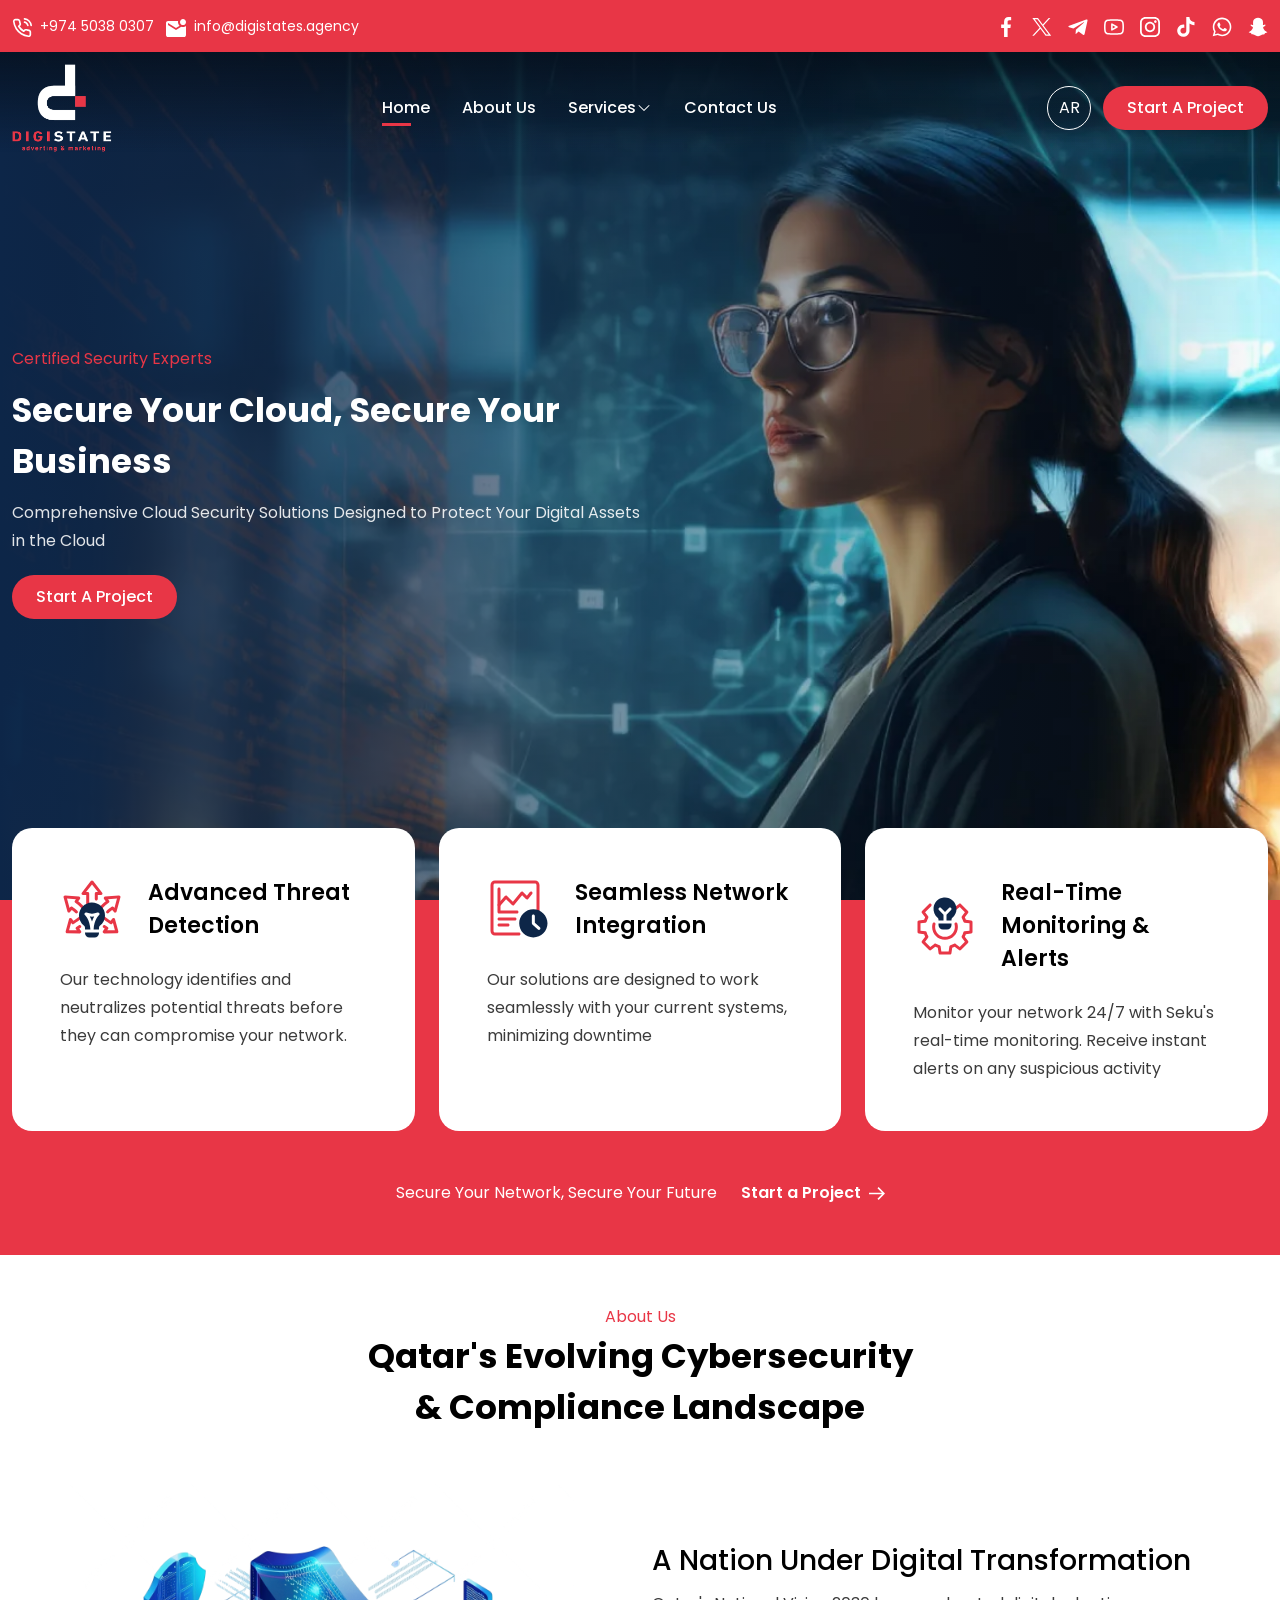
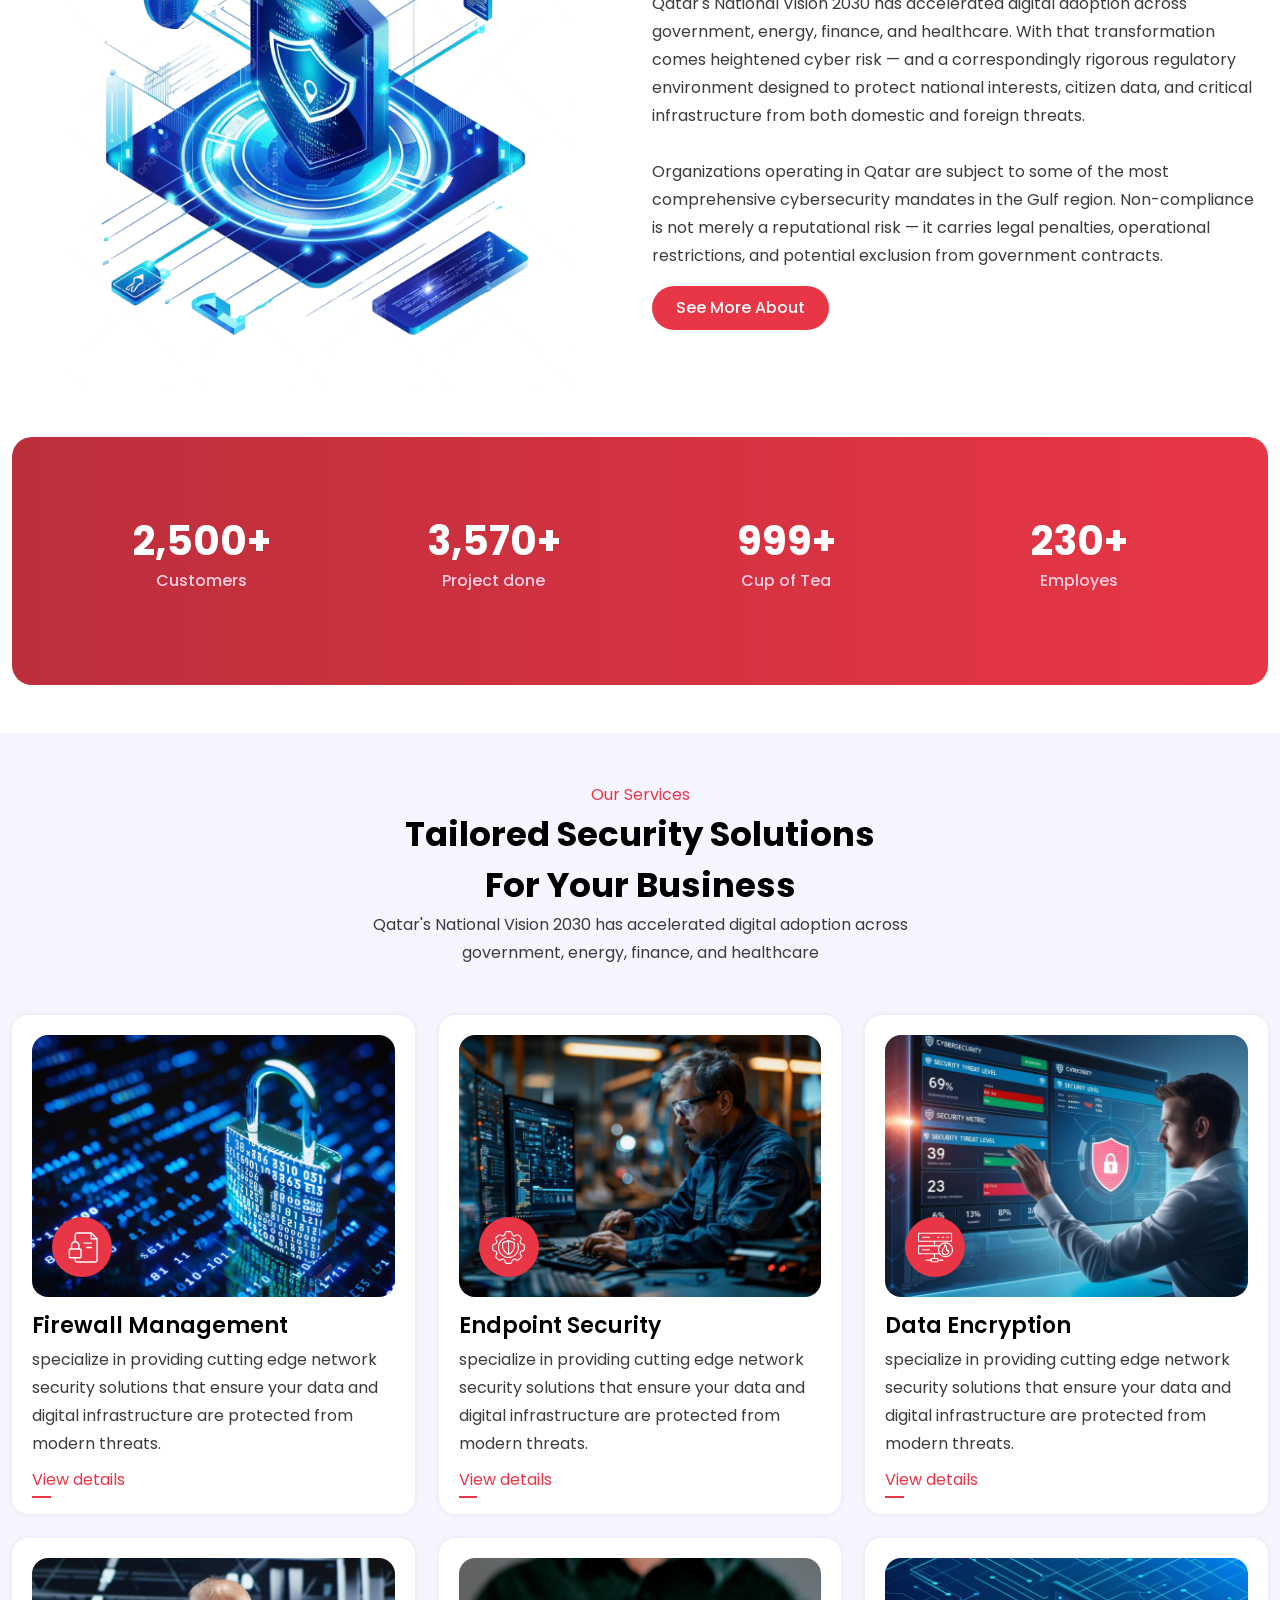
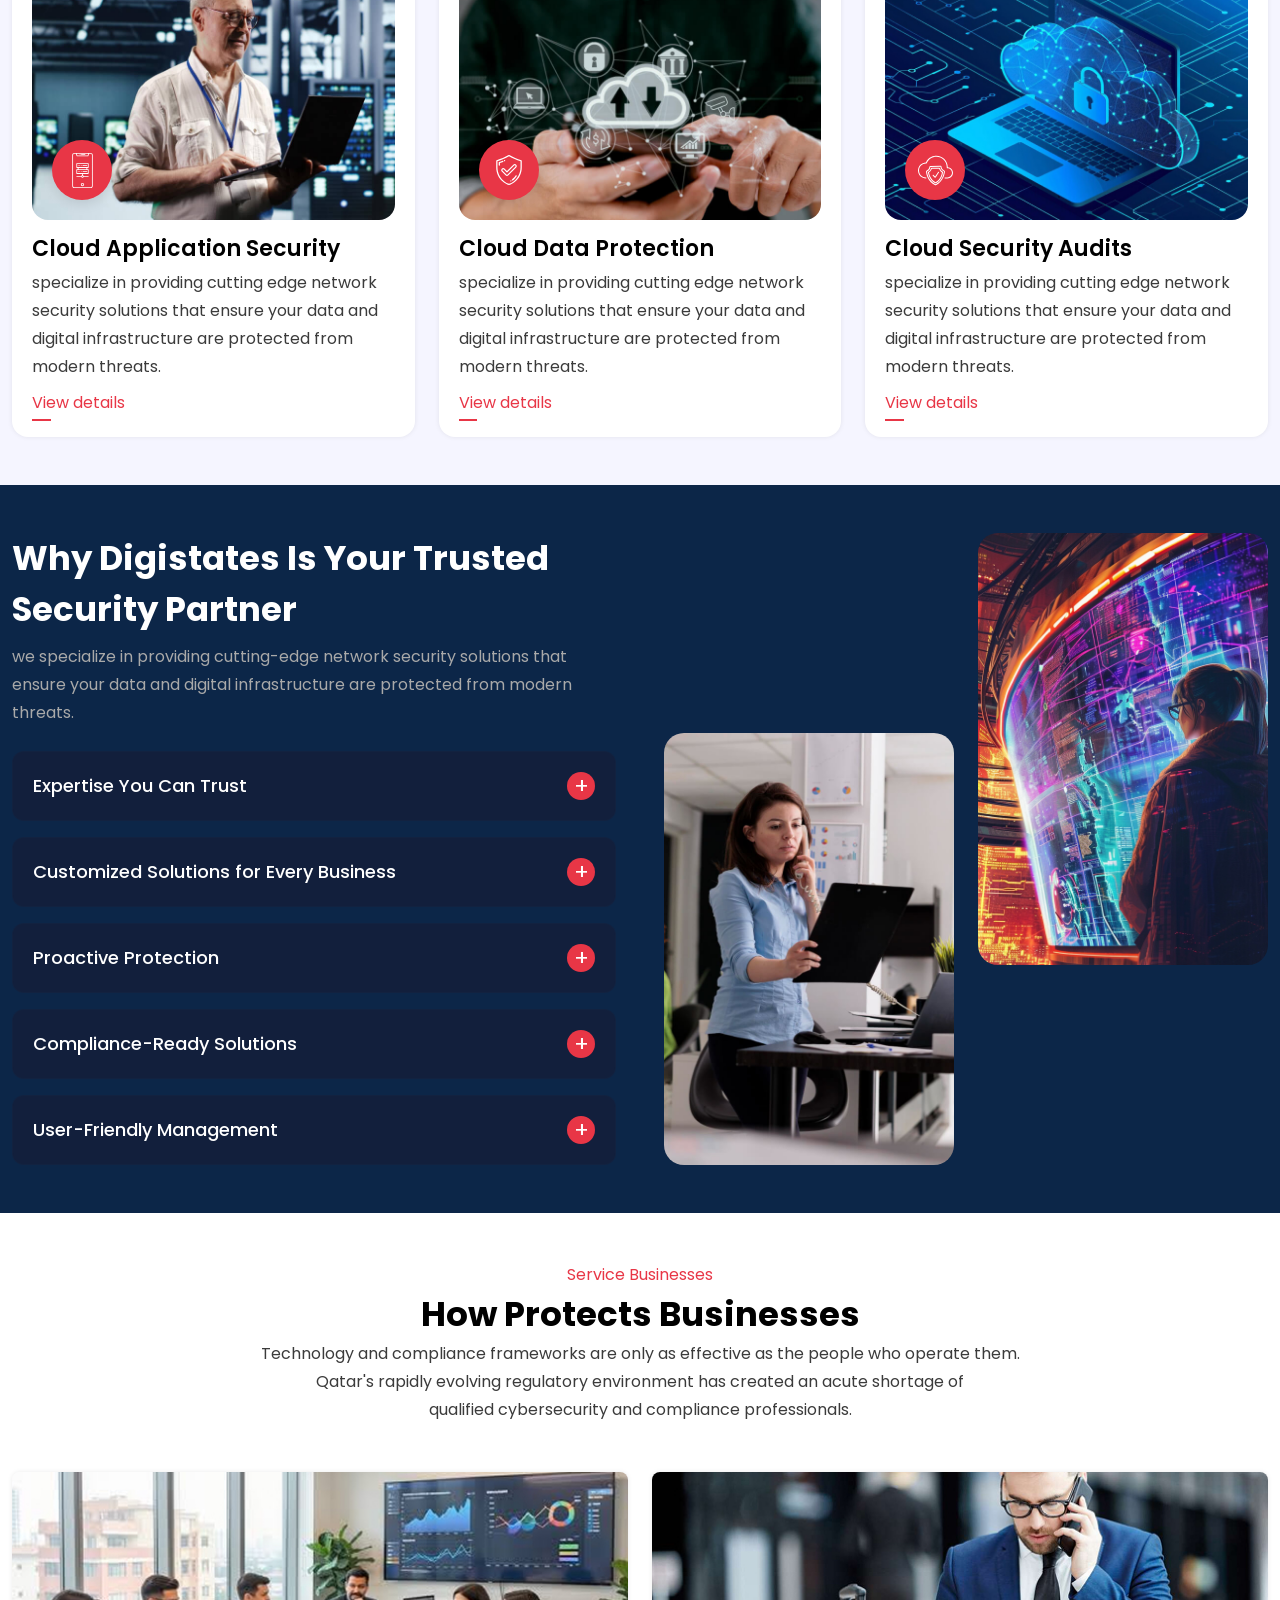
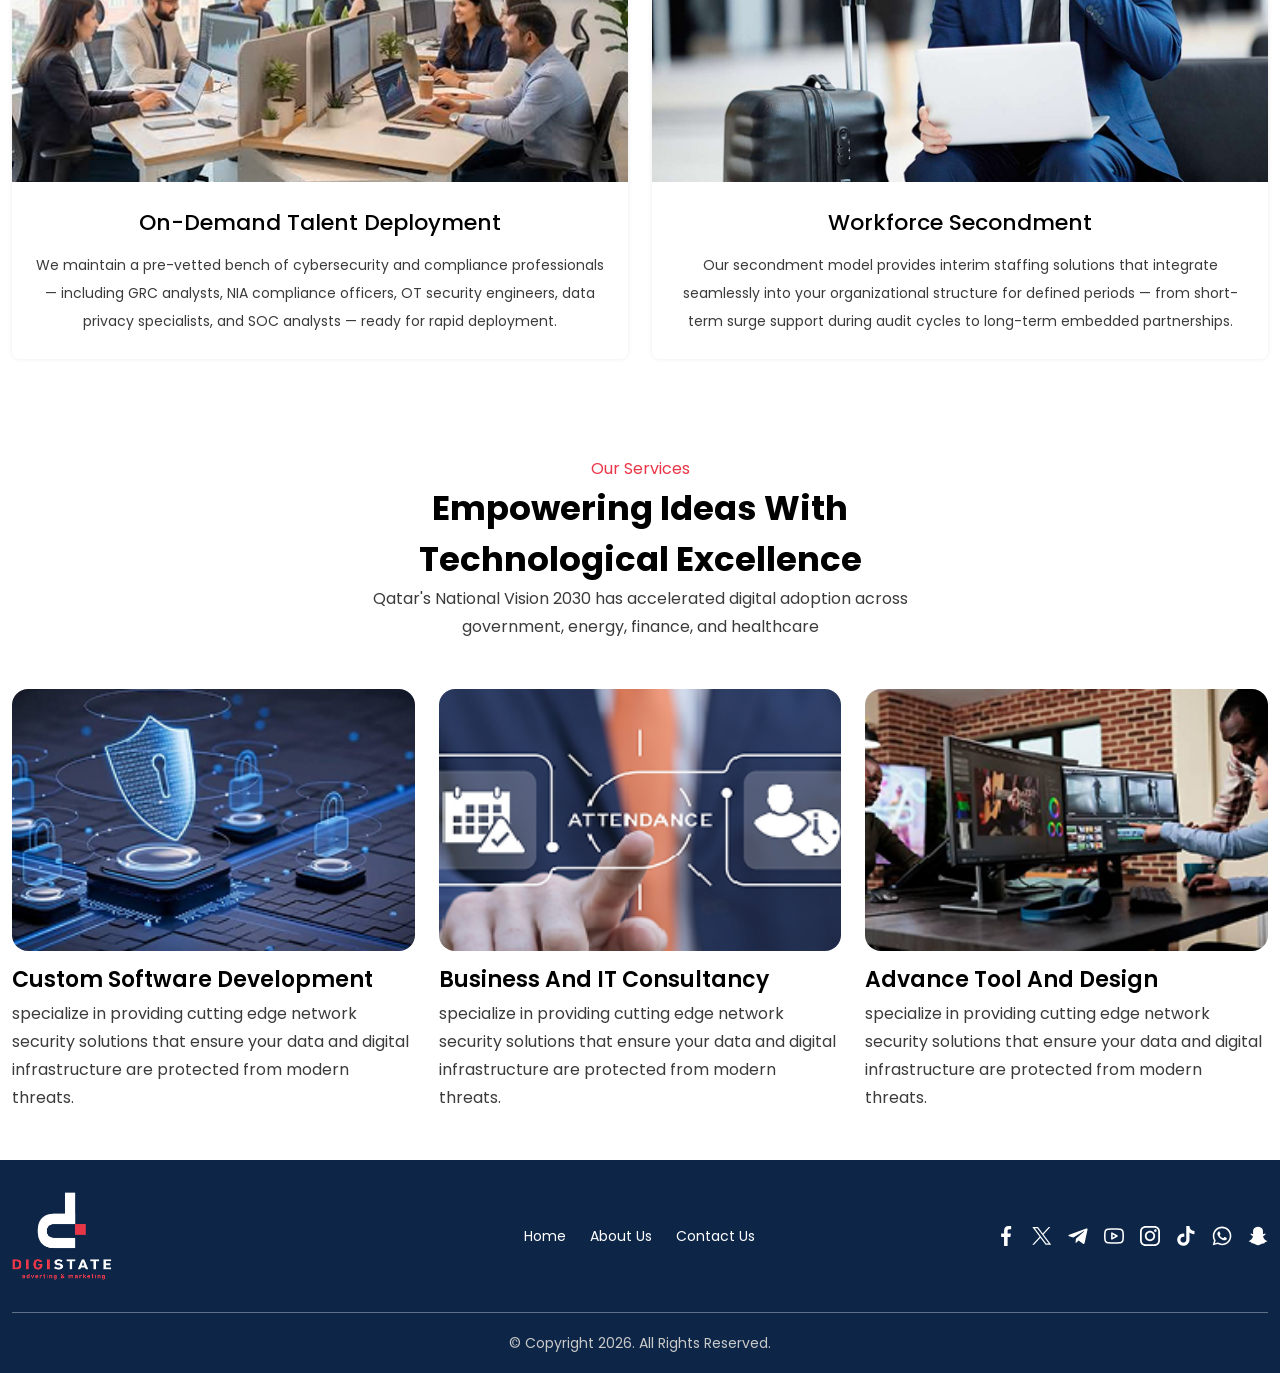
<file: index.html>
<!DOCTYPE html>
<html lang="en">

<head>
    <meta charset="UTF-8">
    <meta name="viewport" content="width=device-width, initial-scale=1.0">
    <meta name="description" content="Digistates is a full-service agency providing audio, display, AR/VR, and transformative digital solutions to drive brand growth.">
    <title>CyberSecurity </title>
    <link rel="stylesheet" href="css/bootstrap.min.css">
    <link rel="stylesheet" href="css/home.css">
    <link rel="stylesheet" href="css/animate.min.css">
    <!-- <link rel="stylesheet" href="css/home-rtl.css"> -->
    <link rel="icon" href="images/logos/favicon.png" type="image/png">
    <link href="https://fonts.googleapis.com/css2?family=Poppins:ital,wght@0,100;0,200;0,300;0,400;0,500;0,600;0,700;0,800;0,900;1,100;1,200;1,300;1,400;1,500;1,600;1,700;1,800;1,900&display=swap" rel="stylesheet">
</head>

<body>



    <header class="header customheader">
        <div class="minheader">
            <div class="container">

                <div class="cont-media">
                    <div class="media">
                        <svg width="20" height="20" viewBox="0 0 20 20" fill="none" xmlns="http://www.w3.org/2000/svg"> <g clip-path="url(#clip0_2002_94)"> <path d="M12.5417 4.16667C13.3556 4.32547 14.1037 4.72355 14.6901 5.30995C15.2765 5.89635
                        15.6745 6.64439 15.8333 7.45834M12.5417 0.833336C14.2327 1.0212 15.8097 1.77848 17.0135 2.98084C18.2174 4.1832 18.9767 5.75918 19.1667 7.45M18.3333 14.1V16.6C18.3343 16.8321 18.2867 17.0618 18.1938 17.2745C18.1008 17.4871 17.9644 17.678
                        17.7934 17.8349C17.6224 17.9918 17.4205 18.1112 17.2006 18.1856C16.9808 18.2599 16.7478 18.2876 16.5167 18.2667C13.9524 17.988 11.4892 17.1118 9.325 15.7083C7.31152 14.4289 5.60445 12.7218 4.325 10.7083C2.91665 8.53434 2.0402 6.05916
                        1.76667 3.48334C1.74584 3.25289 1.77323 3.02064 1.84708 2.80136C1.92094 2.58208 2.03964 2.38058 2.19564 2.20969C2.35163 2.0388 2.5415 1.90226 2.75316 1.80877C2.96481 1.71528 3.19362 1.66689 3.425 1.66667H5.925C6.32942 1.66269 6.72149
                        1.8059 7.02813 2.06961C7.33478 2.33332 7.53506 2.69954 7.59167 3.1C7.69719 3.90006 7.89288 4.68561 8.175 5.44167C8.28712 5.73994 8.31139 6.0641 8.24492 6.37574C8.17846 6.68737 8.02405 6.97343 7.8 7.2L6.74167 8.25834C7.92796 10.3446
                        9.65538 12.072 11.7417 13.2583L12.8 12.2C13.0266 11.9759 13.3126 11.8215 13.6243 11.7551C13.9359 11.6886 14.2601 11.7129 14.5583 11.825C15.3144 12.1071 16.0999 12.3028 16.9 12.4083C17.3048 12.4654 17.6745 12.6693 17.9388 12.9812C18.2031
                        13.2932 18.3435 13.6913 18.3333 14.1Z" stroke="white" stroke-width="1.66667" stroke-linecap="round" stroke-linejoin="round"></path> </g> <defs> <clipPath id="clip0_2002_94"> <rect width="20" height="20" fill="white"></rect> </clipPath> </defs> </svg>
                        <div class="contant"><a href="#">+974 5038 0307</a></div>
                    </div>
                    <!-- End media -->
                    <div class="media">
                        <svg width="20" height="18" viewBox="0 0 20 18" fill="none" xmlns="http://www.w3.org/2000/svg">
                        <path d="M17 6C16.1667 6 15.4583 5.70833 14.875 5.125C14.2917 4.54167 14 3.83333 14 3C14 2.16667 14.2917 1.45833 14.875 0.875C15.4583 0.291667 16.1667 0 17 0C17.8333 0 18.5417 0.291667 19.125 0.875C19.7083 1.45833 20 2.16667
                        20 3C20 3.83333 19.7083 4.54167 19.125 5.125C18.5417 5.70833 17.8333 6 17 6ZM2 18C1.45 18 0.979167 17.8042 0.5875 17.4125C0.195833 17.0208 0 16.55 0 16V4C0 3.45 0.195833 2.97917 0.5875 2.5875C0.979167 2.19583 1.45 2 2 2H12.1C12.0333
                        2.33333 12 2.66667 12 3C12 3.33333 12.0333 3.66667 12.1 4C12.2167 4.53333 12.4083 5.02917 12.675 5.4875C12.9417 5.94583 13.2667 6.35 13.65 6.7L10 9L2 4V6L10 11L15.275 7.7C15.5583 7.8 15.8417 7.875 16.125 7.925C16.4083 7.975 16.7 8
                        17 8C17.5333 8 18.0583 7.91667 18.575 7.75C19.0917 7.58333 19.5667 7.33333 20 7V16C20 16.55 19.8042 17.0208 19.4125 17.4125C19.0208 17.8042 18.55 18 18 18H2Z" fill="white"></path>
                        </svg>
                        <div class="contant"><a href="mailto:"> info@digistates.agency</a></div>
                    </div>
                    <!-- End media -->
                </div>
                <!-- ENd cont-media -->

                <nav class="social">
                    <a class="icon-facebook" href="#" target="_blank" title="Facebook">
                        <svg id="Bold" enable-background="new 0 0 24 24" viewBox="0 0 24 24" xmlns="http://www.w3.org/2000/svg">
                            <path d="m15.997 3.985h2.191v-3.816c-.378-.052-1.678-.169-3.192-.169-3.159 0-5.323 1.987-5.323 5.639v3.361h-3.486v4.266h3.486v10.734h4.274v-10.733h3.345l.531-4.266h-3.877v-2.939c.001-1.233.333-2.077 2.051-2.077z"></path>
                        </svg>
                    </a>
                    <a class="icon-twitter" href="#" target="_blank" title="Twitter">
                        <svg xmlns="http://www.w3.org/2000/svg" width="20" height="19" viewBox="0 0 20 19">
                       <path d="M0.328568 0.568085L7.64408 10.3494L0.282471 18.3021H1.9394L8.38463 11.3393L13.592 18.3021H19.2302L11.503 7.97074L18.3551 0.568085H16.6982L10.7627 6.98053L5.96679 0.568085H0.328568ZM2.76517 1.78845H5.35533L16.7933 17.0818H14.2031L2.76517
                        1.78845Z"></path>
                      </svg>
                    </a>
                    <a class="icon-telegram" href="#" target="_blank" title="Telegram">
                        <svg xmlns="http://www.w3.org/2000/svg" width="23" height="19" viewBox="0 0 23 19" fill="none">
                          <path d="M9.07065 12.5706L8.70651 17.5775C9.22789 17.5775 9.45409 17.3568 9.72582 17.0947L12.1741 14.8133L17.25 18.4368C18.1796 18.9416 18.8362 18.6754 19.0858 17.6023L22.4169 2.38571C22.7148 1.04226 21.9217 0.518121 21.0141
                        0.846398L1.43614 8.15539C0.0995856 8.66159 0.120275 9.38711 1.20855 9.71677L6.21409 11.234L17.8403 4.14158C18.3865 3.78848 18.8845 3.98434 18.4748 4.33744L9.07065 12.5706Z" fill="white"></path>
                        </svg>
                    </a>
                    <a class="icon-youtube" href="#" target="_blank" title="Youtube">
                        <svg id="Layer_1" enable-background="new 0 0 511.982 511.982" viewBox="0 0 511.982 511.982" xmlns="http://www.w3.org/2000/svg">
                            <path d="m341.885 238.36-130-74c-6.188-3.524-13.787-3.488-19.946.091-6.158 3.581-9.947 10.167-9.947 17.29v148c0 7.123 3.789 13.709 9.947 17.29 6.159 3.58 13.757 3.616 19.946.091l130-74c13.396-7.478 13.392-27.287 0-34.762zm-119.894
                        56.984v-79.205l69.571 39.603zm282.306-145.855c-6.503-45.918-43.306-81.146-89.5-85.668-36.489-3.572-93.661-7.83-158.806-7.83s-122.316 4.258-158.806 7.83c-46.194 4.521-82.997 39.75-89.5 85.667-10.247 72.73-10.247 140.276 0 213.005 6.503
                        45.918 43.306 81.146 89.5 85.668 36.489 3.572 93.661 7.83 158.806 7.83s122.316-4.258 158.806-7.83c46.194-4.521 82.997-39.75 89.5-85.667 10.247-72.73 10.247-140.276 0-213.005zm-39.606 207.397c-3.906 27.584-26.025 48.747-53.791 51.465-35.604
                        3.486-91.379 7.641-154.909 7.641s-119.306-4.154-154.909-7.641c-27.766-2.718-49.885-23.881-53.791-51.466-4.844-34.203-7.3-68.148-7.3-100.894s2.456-66.69 7.3-100.895c3.906-27.584 26.025-48.747 53.791-51.465 35.604-3.486 91.379-7.641
                        154.909-7.641s119.306 4.154 154.909 7.641c27.766 2.718 49.885 23.881 53.791 51.466 9.722 69.018 9.722 132.771 0 201.789z"></path>
                        </svg>
                    </a>
                    <a class="icon-instagram" href="#" target="_blank" title="Instagram">
                        <svg width="20" height="20" viewBox="0 0 20 20" xmlns="http://www.w3.org/2000/svg">
                        <path d="M14.4805 0H5.51913C2.47588 0 0 2.476 0 5.51924V14.4806C0 17.524 2.47588 19.9999 5.51913 19.9999H14.4805C17.524 19.9999 19.9999 17.5239 19.9999 14.4806V5.51924C20 2.476 17.524 0 14.4805 0ZM18.2255 14.4806C18.2255 16.5455
                        16.5455 18.2254 14.4806 18.2254H5.51913C3.45433 18.2255 1.77449 16.5455 1.77449 14.4806V5.51924C1.77449 3.45445 3.45433 1.77449 5.51913 1.77449H14.4805C16.5454 1.77449 18.2254 3.45445 18.2254 5.51924V14.4806H18.2255Z"></path>
                        <path d="M10.0001 4.84668C7.15848 4.84668 4.84668 7.15848 4.84668 10.0001C4.84668 12.8417 7.15848 15.1534 10.0001 15.1534C12.8418 15.1534 15.1536 12.8417 15.1536 10.0001C15.1536 7.15848 12.8418 4.84668 10.0001 4.84668ZM10.0001
                        13.3788C8.13705 13.3788 6.62117 11.8631 6.62117 10C6.62117 8.13681 8.13693 6.62105 10.0001 6.62105C11.8634 6.62105 13.3791 8.13681 13.3791 10C13.3791 11.8631 11.8632 13.3788 10.0001 13.3788Z"></path>
                        <path d="M15.3696 3.3418C15.0278 3.3418 14.6919 3.48021 14.4505 3.72272C14.2078 3.96405 14.0684 4.30002 14.0684 4.64309C14.0684 4.98509 14.208 5.32094 14.4505 5.56345C14.6918 5.80478 15.0278 5.94438 15.3696 5.94438C15.7127 5.94438
                        16.0475 5.80478 16.29 5.56345C16.5325 5.32094 16.6709 4.98497 16.6709 4.64309C16.6709 4.30002 16.5325 3.96405 16.29 3.72272C16.0487 3.48021 15.7127 3.3418 15.3696 3.3418Z"></path>
                        </svg>
                    </a>
                    <a class="icon-tiktok" href="#" target="_blank" title="TikTok">
                        <svg xmlns="http://www.w3.org/2000/svg" width="19" height="21" viewBox="0 0 19 21">
                          <path d="M15.2509 4.22836C14.2481 3.47112 13.5267 2.36077 13.2729 1.08353C13.2095 0.766283 13.1764 0.440764 13.1722 0.105591H9.79989V9.32217L9.79568 14.3705C9.79568 15.7208 8.91711 16.8656 7.69918 17.267C7.3447 17.3843 6.9626
                        17.4394 6.56535 17.4187C6.05777 17.3912 5.5819 17.2367 5.16811 16.9898C4.28948 16.4643 3.69228 15.5098 3.67573 14.4174C3.6509 12.7111 5.03016 11.3194 6.73499 11.3194C7.07292 11.3194 7.39568 11.3746 7.69775 11.4739V8.04906C7.37913 8.00217
                        7.05367 7.97734 6.72539 7.97734C4.85918 7.97734 3.11295 8.75389 1.86605 10.1511C0.922602 11.2077 0.357056 12.5553 0.26878 13.9677C0.154297 15.8243 0.834285 17.5898 2.15153 18.8919C2.34463 19.0822 2.5488 19.2601 2.76121 19.4243C3.89087
                        20.2932 5.2716 20.7636 6.72539 20.7636C7.05367 20.7636 7.37913 20.7401 7.69775 20.6919C9.05637 20.4919 10.3102 19.8698 11.2992 18.8919C12.5157 17.6905 13.1861 16.0946 13.1944 14.398L13.1764 6.85871C13.7558 7.30561 14.3902 7.67665 15.0716
                        7.96217C16.1295 8.41044 17.2509 8.63665 18.4068 8.63527V5.27664L18.3971 5.27802C17.2164 5.27802 16.1267 4.88767 15.2522 4.22698L15.2509 4.22836Z"></path>
                       </svg>
                    </a>
                    <a class="icon-whatsapp" href="#" target="_blank" title="Whatsapp">
                        <svg width="20" height="20" viewBox="0 0 20 20" xmlns="http://www.w3.org/2000/svg">
                            <path fill-rule="evenodd" clip-rule="evenodd" d="M16.6319 3.34007C14.8778 1.58386 12.5449 0.616264 10.0596 0.615234C4.93836 0.615234 0.770424 4.78306 0.768364 9.90566C0.767677 11.5432 1.19546 13.1417 2.00856 14.5507L0.69043
                        19.3652L5.61585 18.0732C6.97301 18.8135 8.50091 19.2036 10.0558 19.2041H10.0597C15.1804 19.2041 19.3488 15.0359 19.3507 9.9131C19.3517 7.43042 18.3862 5.09617 16.6319 3.34007ZM10.0596 17.635H10.0564C8.67074 17.6344 7.31175 17.262 6.12592
                        16.5586L5.84405 16.3911L2.92123 17.1579L3.70137 14.3082L3.51769 14.016C2.74464 12.7865 2.33643 11.3654 2.33712 9.90623C2.33872 5.64846 5.80308 2.18445 10.0627 2.18445C12.1254 2.18513 14.0643 2.98943 15.5223 4.44912C16.9803 5.90881
                        17.7828 7.84904 17.7821 9.91253C17.7802 14.1706 14.3161 17.635 10.0596 17.635ZM14.2955 11.8513C14.0634 11.735 12.922 11.1736 12.7091 11.096C12.4965 11.0185 12.3415 10.9799 12.1869 11.2122C12.0321 11.4445 11.5873 11.9675 11.4518 12.1224C11.3163
                        12.2773 11.181 12.2968 10.9488 12.1805C10.7166 12.0644 9.96861 11.8191 9.08181 11.0282C8.39173 10.4126 7.92584 9.6524 7.79034 9.42009C7.65508 9.18754 7.7892 9.07402 7.8922 8.9463C8.14351 8.63422 8.39516 8.30704 8.47253 8.1522C8.55
                        7.99724 8.51121 7.86163 8.45307 7.74547C8.39516 7.62932 7.93088 6.48662 7.73747 6.02165C7.54887 5.56915 7.35764 5.63026 7.21505 5.62317C7.07978 5.61642 6.92494 5.61504 6.7701 5.61504C6.61538 5.61504 6.36384 5.67306 6.15098 5.90561C5.93823
                        6.13804 5.33856 6.6996 5.33856 7.84229C5.33856 8.98498 6.17043 10.0889 6.28648 10.2438C6.40252 10.3988 7.92355 12.7437 10.2523 13.7492C10.8062 13.9886 11.2386 14.1313 11.5758 14.2383C12.132 14.415 12.6379 14.39 13.038 14.3303C13.4841
                        14.2636 14.4114 13.7686 14.6051 13.2264C14.7985 12.6841 14.7985 12.2193 14.7403 12.1224C14.6824 12.0256 14.5276 11.9675 14.2955 11.8513Z"></path>
                        </svg>
                    </a>
                    <a class="icon-snapchat" href="#" target="_blank" title="Snapchat">
                        <svg xmlns="http://www.w3.org/2000/svg" width="20" height="21" viewBox="0 0 20 21">
                          <path d="M19.4118 15.6792C16.026 14.0203 15.4862 11.459 15.4622 11.269C15.4333 11.0389 15.4003 10.858 15.6511 10.6239C15.893 10.3977 16.9661 9.72544 17.2638 9.51511C17.7559 9.16682 17.9727 8.8191 17.813 8.39165C17.7013 8.09595
                        17.4292 7.98456 17.1427 7.98456C17.0522 7.98483 16.9621 7.99508 16.8738 8.01509C16.3331 8.13382 15.808 8.40805 15.5042 8.48212C15.4676 8.49165 15.4301 8.49676 15.3925 8.49738C15.2304 8.49738 15.169 8.42445 15.1846 8.22712C15.2227 7.62891
                        15.3031 6.46135 15.2098 5.37067C15.0818 3.87007 14.6036 3.12657 14.0367 2.46899C13.7624 2.15011 12.4887 0.780121 10.0308 0.780121C7.57285 0.780121 6.30087 2.15011 6.02826 2.46504C5.45959 3.12261 4.98196 3.86612 4.85516 5.36671C4.76186
                        6.45739 4.84565 7.62439 4.88029 8.22316C4.89146 8.41087 4.83448 8.49343 4.67248 8.49343C4.63478 8.49276 4.59728 8.48765 4.56076 8.47816C4.25743 8.40409 3.73233 8.12987 3.19158 8.01113C3.10337 7.99112 3.01328 7.98087 2.92287 7.9806C2.63519
                        7.9806 2.36425 8.09369 2.25253 8.38769C2.09278 8.81514 2.30839 9.16286 2.80221 9.51117C3.09997 9.7215 4.17307 10.3932 4.41496 10.6199C4.66523 10.854 4.63282 11.0349 4.60378 11.2651C4.57975 11.4579 4.03957 14.0192 0.654318 15.6752C0.456007
                        15.7724 0.118599 15.9784 0.713532 16.3108C1.64755 16.8331 2.26929 16.7773 2.7525 17.0922C3.16253 17.3596 2.92009 17.9363 3.21839 18.1444C3.58485 18.4004 4.66801 18.1262 6.06737 18.5938C7.24047 18.9851 7.95328 20.0905 10.0336 20.0905C12.1139
                        20.0905 12.8474 18.98 13.9998 18.5938C15.3963 18.1262 16.4817 18.4004 16.8487 18.1444C17.1465 17.9363 16.9046 17.3596 17.3147 17.0922C17.7978 16.7773 18.4191 16.8331 19.3536 16.3108C19.9475 15.9822 19.61 15.7764 19.4118 15.6792Z"></path>
                       </svg>
                    </a>
                </nav>

            </div>
        </div>
        <!-- ENd  -->
        <div class="container pad">
            <div class="logo">
                <a href="index.html" title=""> <img loading="lazy" src="images/logos/logo-wight.png" alt="Digistates Agency Logo" width="193" height="169"></a>
            </div>
            <!-- End logo -->
            <span class="overlay"></span>
            <nav class="navbar" id="navbar">
                <span class="cancel">
                    <svg width="10" height="10" viewBox="0 0 12 12"  xmlns="http://www.w3.org/2000/svg">
                        <path d="M6.66271 6.00002L11.8625 0.800231C12.0455 0.617161 12.0455 0.320349 11.8625 0.137303C11.6794 -0.0457441 11.3826 -0.0457675 11.1995 0.137303L5.99975 5.33709L0.799987 0.137303C0.616917 -0.0457675 0.320105 -0.0457675 0.137058 0.137303C-0.0459882 0.320373 -0.0460117 0.617185 0.137058 0.800231L5.33682 6L0.137058 11.1998C-0.0460117 11.3829 -0.0460117 11.6797 0.137058 11.8627C0.228582 11.9542 0.348558 12 0.468535 12C0.588511 12 0.708464 11.9542 0.800011 11.8627L5.99975 6.66295L11.1995 11.8627C11.291 11.9542 11.411 12 11.531 12C11.651 12 11.7709 11.9542 11.8625 11.8627C12.0455 11.6796 12.0455 11.3828 11.8625 11.1998L6.66271 6.00002Z" fill="#fff"></path>
                    </svg>
                </span>
                <div class="logo">
                    <a href="index.html" title=""> <img loading="lazy" src="images/logos/logo-wight.png" alt="Digistates Agency Logo" width="193" height="169"></a>
                </div>
                <!-- End logo -->

                <ul class="menu" id="menu">
                    <li class="menu-item activelink">
                        <a class="menu-link" href="index.html" title="">Home</a>
                    </li>
                    <li class="menu-item">
                        <a class="menu-link" href="aboutus.html" title=""> About Us</a>
                    </li>
                    <li class="menu-item menu-dropdown ">
                        <a class="menu-link" data-toggle="submenu" title="">
                            Services 
                            <svg xmlns="http://www.w3.org/2000/svg" viewBox="0 0 24 24" fill="currentColor" aria-hidden="true" data-slot="icon" color="var(--token-4e9ee025-4d41-457f-b60b-4d48970c270e, rgb(128, 133, 143))" ><path fill-rule="evenodd" d="M12.53 16.28a.75.75 0 0 1-1.06 0l-7.5-7.5a.75.75 0 0 1 1.06-1.06L12 14.69l6.97-6.97a.75.75 0 1 1 1.06 1.06l-7.5 7.5Z" clip-rule="evenodd"></path></svg>
                        </a>
                        <div class="submenu">
                            <a href="cybersecurity.html"> Cybersecurity & Regulatory</a>
                            <a href="cybersecurity.html"> Cybersecurity & Regulatory</a>
                            <a href="cybersecurity.html"> Cybersecurity & Regulatory</a>
                            <a href="cybersecurity.html"> Cybersecurity & Regulatory</a>
                        </div>
                    </li>
                    <!-- <li class="menu-item menu-dropdown">
                        <a class="menu-link" data-toggle="submenu" title="">
                            Products 
                            <svg xmlns="http://www.w3.org/2000/svg" viewBox="0 0 24 24" fill="currentColor" aria-hidden="true" data-slot="icon" color="var(--token-4e9ee025-4d41-457f-b60b-4d48970c270e, rgb(128, 133, 143))" ><path fill-rule="evenodd" d="M12.53 16.28a.75.75 0 0 1-1.06 0l-7.5-7.5a.75.75 0 0 1 1.06-1.06L12 14.69l6.97-6.97a.75.75 0 1 1 1.06 1.06l-7.5 7.5Z" clip-rule="evenodd"></path></svg>
                        </a>
                        <div class="submenu">
                            <a href="products-inner.html">Audio</a>
                            <a href="products-inner.html"> Display</a>
                            <a href="products-inner.html">Network and control </a>
                            <a href="products-inner.html">AR/VR</a>
                            <a href="products-inner.html"> Video</a>
                            <a href="products-inner.html">Light</a>
                            <a href="products-inner.html">Interactive </a>
                            <a href="products-inner.html">Rigging & Mechanics </a>
                        </div>
                    </li> -->
                    <li class="menu-item ">
                        <a class="menu-link" href="contactus.html" title="">  contact us</a>
                    </li>
                </ul>
            </nav>
            <nav class="actions">
                <a href="ar/index.html" class="language"> AR</a>
                <!-- End language -->
                <div class="burger" id="burger">
                    <span class="burger-line"></span>
                    <span class="burger-line"></span>
                    <span class="burger-line"></span>
                </div>
                <!-- End burger -->
                <a class="bottom" href="contactus.html">Start a Project </a>
            </nav>
            <!-- End actions -->
        </div>
        <!-- ENd container -->

    </header>
    <!-- End header -->



    <main>

        <section class="slider-item custslider">
            <div id="carouselExampleIndicators" class="carousel slide carousel-fade" data-bs-ride="carousel">
                <div class="carousel-inner">
                    <div class="carousel-item active">
                        <img loading="lazy" src="images/banner-bg.webp" alt="Digistate Slider Image 1">
                        <div class="container">
                            <div class="contant">
                                <span class="wow animate__animated animate__fadeInUp" data-wow-delay="0.5s" data-wow-duration="1.5s">Certified Security Experts </span>
                                <h1 class="title wow animate__animated animate__fadeInUp" data-wow-delay="0.5s" data-wow-duration="1.5s">Secure Your Cloud, Secure Your Business</h1>
                                <p class="wow animate__animated animate__fadeInUp" data-wow-delay="0.5s" data-wow-duration="1.5s">Comprehensive Cloud Security Solutions Designed to Protect Your Digital Assets in the Cloud</p>
                                <a href="contactus.html" class="bottom wow animate__animated animate__fadeInUp" data-wow-delay="0.5s" data-wow-duration="1.5s">Start a Project</a>
                            </div>
                        </div>
                    </div>
                    <!-- End carousel-item -->
                    <div class="carousel-item">
                        <img loading="lazy" src="images/banner-bg2.webp" alt="Digistate Slider Image 1">
                        <div class="container">
                            <div class="contant">
                                <span class="wow animate__animated animate__fadeInUp" data-wow-delay="0.5s" data-wow-duration="1.5s">Certified Security Experts </span>
                                <h2 class="title wow animate__animated animate__fadeInUp" data-wow-delay="0.5s" data-wow-duration="1.5s">Your Trusted Partner in Cyber Awareness and Digital Safety</h2>
                                <p class="wow animate__animated animate__fadeInUp" data-wow-delay="0.5s" data-wow-duration="1.5s">Comprehensive Cloud Security Solutions Designed to Protect Your Digital Assets in the Cloud</p>
                                <a href="contactus.html" class="bottom wow animate__animated animate__fadeInUp" data-wow-delay="0.5s" data-wow-duration="1.5s">Start a Project</a>
                            </div>
                        </div>
                    </div>
                    <!-- End carousel-item -->
                </div>
                <!-- أزرار التحكم -->
                <button class="carousel-control-prev" type="button" data-bs-target="#carouselExampleIndicators" data-bs-slide="prev" aria-label="Previous slide">
            <svg aria-hidden="true" focusable="false" version="1.1" xmlns="http://www.w3.org/2000/svg" viewBox="0 0 490.8 490.8" style="enable-background:new 0 0 490.8 490.8;" xml:space="preserve"> 
                <path d="M135.685,3.128c-4.237-4.093-10.99-3.975-15.083,0.262c-3.992,4.134-3.992,10.687,0,14.82 l227.115,227.136L120.581,472.461c-4.237,4.093-4.354,10.845-0.262,15.083c4.093,4.237,10.845,4.354,15.083,0.262 c0.089-0.086,0.176-0.173,0.262-0.262l234.667-234.667c4.164-4.165,4.164-10.917,0-15.083L135.685,3.128z"></path>
                <path d="M128.133,490.68c-5.891,0.011-10.675-4.757-10.686-10.648c-0.005-2.84,1.123-5.565,3.134-7.571l227.136-227.115 L120.581,18.232c-4.171-4.171-4.171-10.933,0-15.104c4.171-4.171,10.933-4.171,15.104,0l234.667,234.667 c4.164,4.165,4.164,10.917,0,15.083L135.685,487.544C133.685,489.551,130.967,490.68,128.133,490.68z"></path>
            </svg>
        </button>

                <button class="carousel-control-next" type="button" data-bs-target="#carouselExampleIndicators" data-bs-slide="next" aria-label="Next slide">
            <svg aria-hidden="true" focusable="false" version="1.1" xmlns="http://www.w3.org/2000/svg" viewBox="0 0 490.8 490.8" style="enable-background:new 0 0 490.8 490.8;" xml:space="preserve"> 
                <path d="M135.685,3.128c-4.237-4.093-10.99-3.975-15.083,0.262c-3.992,4.134-3.992,10.687,0,14.82 l227.115,227.136L120.581,472.461c-4.237,4.093-4.354,10.845-0.262,15.083c4.093,4.237,10.845,4.354,15.083,0.262 c0.089-0.086,0.176-0.173,0.262-0.262l234.667-234.667c4.164-4.165,4.164-10.917,0-15.083L135.685,3.128z"></path>
                <path d="M128.133,490.68c-5.891,0.011-10.675-4.757-10.686-10.648c-0.005-2.84,1.123-5.565,3.134-7.571l227.136-227.115 L120.581,18.232c-4.171-4.171-4.171-10.933,0-15.104c4.171-4.171,10.933-4.171,15.104,0l234.667,234.667 c4.164,4.165,4.164,10.917,0,15.083L135.685,487.544C133.685,489.551,130.967,490.68,128.133,490.68z"></path>
            </svg>
        </button>
            </div>
        </section>
        <!-- End slider-item -->

        <section class="site-secure">
            <div class="container">
                <div class="inner wow animate__animated animate__fadeInUp" data-wow-delay="0.5s" data-wow-duration="1.5s">
                    <div class="item">
                        <div class="minhead">
                            <div class="icon">
                                <svg width="64" height="64" viewBox="0 0 64 64" fill="none" xmlns="http://www.w3.org/2000/svg">
                                <path d="M27.7099 29.3342C26.8813 29.3342 26.2099 28.6628 26.2099 27.8342V18.1243H23C22.4277 18.1243 21.9057 17.7986 21.6533 17.2854C21.4013 16.7717 21.4634 16.1594 21.8135 15.7068L30.8135 4.06665C31.3808 3.33227 32.6191 3.33227 33.1865 4.06665L42.1865 15.7068C42.5366 16.1594 42.5986 16.7717 42.3467 17.2854C42.0942 17.7986 41.5723 18.1243 41 18.1243H37.79V21.9841C37.79 22.8127 37.1186 23.4841 36.29 23.4841C35.4614 23.4841 34.79 22.8127 34.79 21.9841V16.6243C34.79 15.7957 35.4614 15.1243 36.29 15.1243H37.9443L32 7.43628L26.0556 15.1243H27.7099C28.5386 15.1243 29.2099 15.7957 29.2099 16.6243V27.8342C29.2099 28.6628 28.5385 29.3342 27.7099 29.3342Z" fill="#E83646"/>
                                <path d="M19.8359 56.387H19.8174L7.11034 56.2317C6.64647 56.2258 6.21093 56.0056 5.93114 55.635C5.65184 55.2644 5.55956 54.7849 5.68163 54.3372L9.0244 42.0789C9.17479 41.5271 9.62596 41.1087 10.188 41.0003C10.75 40.8919 11.3237 41.1126 11.6684 41.5691L13.3091 43.7415C14.8838 42.7703 17.751 40.9104 19.605 39.1594C20.207 38.5901 21.1572 38.6184 21.7251 39.22C22.2939 39.822 22.2671 40.7713 21.6645 41.3401C18.7519 44.0916 13.8784 46.9036 13.6723 47.0222C13.0161 47.3992 12.1831 47.2288 11.7285 46.6258L11.1152 45.8143L9.0864 53.2557L16.8008 53.3499L15.8735 52.118C15.6225 51.7845 15.5215 51.3616 15.5952 50.951C15.6689 50.5403 15.9101 50.179 16.2612 49.9534L18.9487 48.2273C19.6465 47.7796 20.5737 47.9827 21.0215 48.679C21.4692 49.3758 21.2671 50.304 20.5698 50.7518L19.2422 51.6043L21.0342 53.9847C21.3784 54.4417 21.4326 55.0545 21.1743 55.5648C20.9184 56.0696 20.4009 56.387 19.8359 56.387Z" fill="#E83646"/>
                                <path d="M44.164 56.387C43.5991 56.387 43.0815 56.0696 42.8257 55.5647C42.5674 55.0545 42.6216 54.4417 42.9658 53.9847L44.7578 51.6043L43.4301 50.7518C42.7329 50.304 42.5307 49.3758 42.9785 48.679C43.4262 47.9827 44.354 47.7801 45.0512 48.2273L47.7387 49.9534C48.0898 50.179 48.331 50.5403 48.4048 50.951C48.4785 51.3616 48.3774 51.7845 48.1264 52.118L47.1992 53.3499L54.9135 53.2557L52.8847 45.8142L52.2715 46.6258C51.8159 47.2288 50.9829 47.3992 50.3276 47.0222C50.1216 46.9036 45.248 44.0916 42.3354 41.3401C41.7329 40.7713 41.706 39.822 42.2749 39.22C42.8432 38.6184 43.7924 38.5901 44.395 39.1594C46.249 40.9104 49.1162 42.7703 50.6909 43.7415L52.3315 41.5691C52.6762 41.1126 53.248 40.8909 53.812 41.0003C54.374 41.1087 54.8252 41.5271 54.9755 42.0789L58.3183 54.3372C58.4404 54.7849 58.3481 55.2644 58.0688 55.635C57.789 56.0056 57.3535 56.2258 56.8896 56.2317L44.1826 56.387L44.164 56.387Z" fill="#E83646"/>
                                <path d="M16.4072 36.4943C16.0029 36.4943 15.6001 36.3317 15.3042 36.0114C14.0776 34.6813 12.6806 33.6403 11.7519 33.0158L10.0254 35.1007C9.66845 35.5319 9.10058 35.7272 8.5537 35.6105C8.00634 35.4923 7.5703 35.0792 7.42284 34.5387L3.55272 20.3488C3.4243 19.8781 3.53319 19.3742 3.84422 18.9982C4.15525 18.6222 4.62791 18.4245 5.11619 18.4586L18.8862 19.5285C19.4326 19.5709 19.9121 19.9078 20.1372 20.4074C20.3628 20.9069 20.2978 21.4894 19.9678 21.9269L18.2182 24.2487C20.31 25.7946 22.6709 27.9762 24.4458 30.0343C24.9868 30.6618 24.917 31.6085 24.2895 32.1495C23.6626 32.6901 22.7143 32.6207 22.1743 31.9933C20.1811 29.6823 17.4082 27.2174 15.2749 25.8595C14.9219 25.6349 14.6787 25.2731 14.604 24.861C14.5293 24.4493 14.6304 24.0255 14.8823 23.691L15.9248 22.3077L7.00781 21.6149L9.55713 30.9625L10.2783 30.0914C10.7383 29.5358 11.5273 29.3864 12.1597 29.7355C12.2793 29.8014 15.1206 31.3873 17.5093 33.9772C18.0708 34.5861 18.0327 35.5353 17.4238 36.0968C17.1353 36.3629 16.7705 36.4943 16.4072 36.4943Z" fill="#E83646"/>
                                <path d="M47.5928 36.4943C47.229 36.4943 46.8647 36.3629 46.5762 36.0968C45.9673 35.5353 45.9292 34.5861 46.4907 33.9772C48.8794 31.3874 51.7207 29.8014 51.8403 29.7355C52.4712 29.3864 53.2617 29.5363 53.7217 30.0915L54.4429 30.9625L56.9922 21.6149L48.0752 22.3078L49.1177 23.6911C49.3696 24.0255 49.4707 24.4494 49.396 24.861C49.3213 25.2731 49.0781 25.6349 48.7251 25.8595C46.5918 27.2174 43.8188 29.6823 41.8257 31.9933C41.2852 32.6207 40.3369 32.6906 39.7105 32.1496C39.083 31.6085 39.0132 30.6618 39.5542 30.0343C41.3291 27.9762 43.6899 25.7946 45.7817 24.2487L44.0322 21.9269C43.7022 21.4894 43.6372 20.9069 43.8628 20.4074C44.0879 19.9079 44.5674 19.5709 45.1138 19.5285L58.8838 18.4586C59.3745 18.4245 59.8447 18.6217 60.1558 18.9982C60.4668 19.3742 60.5757 19.8781 60.4473 20.3488L56.5772 34.5387C56.4297 35.0792 55.9937 35.4923 55.4463 35.6105C54.898 35.7272 54.3315 35.5319 53.9746 35.1007L52.2481 33.0158C51.3193 33.6403 49.9224 34.6813 48.6958 36.0114C48.4004 36.3317 47.9971 36.4943 47.5928 36.4943Z" fill="#E83646"/>
                                <path d="M24.0908 48.801C24.6602 49.2381 25 49.9573 25 50.7249V52.4842H30.4014C29.9283 42.7326 25.0008 38.1497 24.9488 38.1023C24.4077 37.614 24.293 36.805 24.6812 36.1883C25.0694 35.5706 25.8443 35.3211 26.5161 35.596C30.2066 37.1057 33.7935 37.1057 37.4839 35.596C38.1592 35.3191 38.939 35.5711 39.3252 36.1917C39.7119 36.8128 39.5938 37.6223 39.0459 38.1072C38.999 38.15 34.0718 42.7326 33.5986 52.4841H39V50.7283C39 49.9548 39.3247 49.2459 39.8692 48.8313C43.1299 46.3479 45 42.5769 45 38.4841C45 34.9182 43.585 31.5921 41.0156 29.1184C38.4473 26.6458 35.063 25.3616 31.4951 25.4939C24.7041 25.7517 19.0996 31.4929 19.0015 38.2923C18.9414 42.4422 20.7964 46.2722 24.0908 48.801Z" fill="#0D2648"/>
                                <path d="M29.814 39.574C30.5703 40.8503 31.355 42.4661 32 44.4338C32.645 42.4661 33.4297 40.8503 34.186 39.574C32.729 39.7693 31.271 39.7693 29.814 39.574Z" fill="#0D2648"/>
                                <path d="M25 55.4841V55.9841C25 58.4656 27.0185 60.4841 29.5 60.4841H34.5C36.9815 60.4841 39 58.4656 39 55.9841V55.4841H25Z" fill="#0D2648"/>
                                </svg>
                            </div>
                            <h2 class="title">Advanced Threat Detection</h2>
                        </div>
                        <p>Our technology identifies and neutralizes potential threats before they can compromise your network.</p>
                    </div>
                    <!-- End item -->
                    <div class="item">
                        <div class="minhead">
                            <div class="icon">
                                <svg xmlns="http://www.w3.org/2000/svg" width="64" height="64" viewBox="0 0 64 64" fill="none">
                                <path d="M32 58.5H8C5.51855 58.5 3.5 56.4814 3.5 54V8C3.5 5.51855 5.51855 3.5 8 3.5H48C50.4814 3.5 52.5 5.51855 52.5 8V34.5898C52.5 35.418 51.8281 36.0898 51 36.0898C50.1719 36.0898 49.5 35.418 49.5 34.5898V8C49.5 7.17285 48.8271 6.5 48 6.5H8C7.17285 6.5 6.5 7.17285 6.5 8V54C6.5 54.8271 7.17285 55.5 8 55.5H32C32.8281 55.5 33.5 56.1719 33.5 57C33.5 57.8281 32.8281 58.5 32 58.5Z" fill="#E83646"/>
                                <path d="M30 36.5H12C11.1719 36.5 10.5 35.8281 10.5 35V12C10.5 11.1719 11.1719 10.5 12 10.5C12.8281 10.5 13.5 11.1719 13.5 12V33.5H30C30.8281 33.5 31.5 34.1719 31.5 35C31.5 35.8281 30.8281 36.5 30 36.5Z" fill="#E83646"/>
                                <path d="M11.999 29.5C11.6484 29.5 11.2969 29.3779 11.0127 29.1289C10.3887 28.583 10.3252 27.6357 10.8711 27.0127L17.8711 19.0127C18.1445 18.7002 18.5351 18.5146 18.9502 18.501C19.3555 18.4756 19.7676 18.6455 20.0605 18.9394L25.8887 24.7676L33.8389 15.0498C34.1074 14.7217 34.5019 14.5234 34.9248 14.5019C35.3594 14.4863 35.7607 14.6396 36.0605 14.9394L39.876 18.7539L42.8291 15.0625C43.3457 14.416 44.2881 14.3095 44.9375 14.8291C45.584 15.3467 45.6885 16.29 45.1709 16.9375L41.1709 21.9375C40.9043 22.2705 40.5088 22.4736 40.083 22.498C39.6631 22.5156 39.2412 22.3623 38.9394 22.0605L35.1113 18.2324L27.1611 27.9502C26.8926 28.2783 26.498 28.4765 26.0752 28.498C25.6367 28.5097 25.2392 28.3594 24.9394 28.0605L19.0732 22.1943L13.1289 28.9873C12.832 29.3262 12.417 29.5 11.999 29.5Z" fill="#E83646"/>
                                <path d="M28 43.5H12C11.1719 43.5 10.5 42.8281 10.5 42C10.5 41.1719 11.1719 40.5 12 40.5H28C28.8281 40.5 29.5 41.1719 29.5 42C29.5 42.8281 28.8281 43.5 28 43.5Z" fill="#E83646"/>
                                <path d="M21 49.5H12C11.1719 49.5 10.5 48.8281 10.5 48C10.5 47.1719 11.1719 46.5 12 46.5H21C21.8281 46.5 22.5 47.1719 22.5 48C22.5 48.8281 21.8281 49.5 21 49.5Z" fill="#E83646"/>
                                <path d="M46.3506 32.2002C38.5479 32.2002 32.2002 38.5479 32.2002 46.3506C32.2002 54.1523 38.5479 60.5 46.3506 60.5C54.1523 60.5 60.5 54.1523 60.5 46.3506C60.5 38.5479 54.1523 32.2002 46.3506 32.2002ZM53.0166 52.4814C52.7207 52.8027 52.3164 52.9658 51.9121 52.9658C51.5488 52.9658 51.1846 52.835 50.8965 52.5703L45.335 47.4551C45.0264 47.1709 44.8506 46.7705 44.8506 46.3506V38.9561C44.8506 38.1279 45.5225 37.4561 46.3506 37.4561C47.1787 37.4561 47.8506 38.1279 47.8506 38.9561V45.6924L52.9277 50.3613C53.5371 50.9229 53.5771 51.8711 53.0166 52.4814Z" fill="#0D2648"/>
                                </svg>
                            </div>
                            <h2 class="title">Seamless Network Integration
                            </h2>
                        </div>
                        <p>Our solutions are designed to work seamlessly with your current systems, minimizing downtime </p>
                    </div>
                    <!-- End item -->
                    <div class="item">
                        <div class="minhead">
                            <div class="icon">
                                <svg xmlns="http://www.w3.org/2000/svg" width="64" height="64" viewBox="0 0 64 64" fill="none">
                                <path d="M36.9502 60.4988H27.0498C26.3037 60.4988 25.6709 59.95 25.565 59.2117L24.7984 53.8718C23.9546 53.5818 23.1265 53.241 22.3213 52.8504L18.0205 56.0779C17.4238 56.5281 16.5869 56.4675 16.0596 55.9392L9.05959 48.9392C8.53127 48.4109 8.47218 47.575 8.92042 46.9783L12.148 42.6775C11.7588 41.8738 11.4175 41.0457 11.127 40.2L5.78713 39.4334C5.04836 39.3279 4.50002 38.6951 4.50002 37.949V28.0486C4.50002 27.3025 5.04836 26.6697 5.78713 26.5642L11.127 25.7976C11.4175 24.9519 11.7588 24.1228 12.1484 23.3191L8.91945 19.0085C8.47218 18.4109 8.53174 17.575 9.06006 17.0476L16.0601 10.0574C16.6465 9.47144 17.5962 9.47144 18.1816 10.0593C18.7671 10.6453 18.7661 11.5945 18.1802 12.1804L12.1006 18.2507L15.1108 22.2693C15.4614 22.737 15.5078 23.3669 15.23 23.8816C14.5977 25.0525 14.0859 26.2947 13.709 27.574C13.543 28.1365 13.064 28.5505 12.4829 28.6335L7.50001 29.3484V36.6491L12.4829 37.364C13.064 37.447 13.543 37.8611 13.709 38.4236C14.0859 39.7029 14.5977 40.945 15.23 42.1159C15.5083 42.6316 15.4614 43.2614 15.1099 43.7292L12.1011 47.738L17.2607 52.8982L21.2695 49.8894C21.7383 49.5378 22.3677 49.4919 22.8818 49.7683C24.0576 50.4021 25.2998 50.9148 26.5742 51.2907C27.1372 51.4568 27.5513 51.9353 27.6348 52.5163L28.3501 57.4988H35.6499L36.3652 52.5163C36.4487 51.9353 36.8628 51.4568 37.4258 51.2907C38.7002 50.9148 39.9424 50.4021 41.1182 49.7683C41.6323 49.4919 42.2627 49.5378 42.7305 49.8894L46.7402 52.8982L51.8994 47.7468L48.8892 43.7282C48.5386 43.2605 48.4922 42.6306 48.77 42.1159C49.4023 40.945 49.9141 39.7029 50.291 38.4236C50.457 37.8611 50.936 37.447 51.5171 37.364L56.5 36.6492V29.3484L51.5171 28.6335C50.936 28.5505 50.457 28.1365 50.291 27.574C49.9141 26.2947 49.4023 25.0525 48.77 23.8816C48.4917 23.366 48.5386 22.7361 48.8901 22.2683L51.8989 18.2595L46.7402 13.1003L42.9014 15.988C42.2402 16.4851 41.2998 16.3533 40.8013 15.6902C40.3032 15.0281 40.4365 14.0876 41.0986 13.5896L45.9785 9.91968C46.5747 9.47144 47.4121 9.52906 47.9404 10.0583L54.9404 17.0583C55.4687 17.5867 55.5278 18.4226 55.0796 19.0193L51.852 23.3201C52.2412 24.1238 52.5825 24.9519 52.873 25.7976L58.2129 26.5642C58.9516 26.6697 59.5 27.3025 59.5 28.0486V37.949C59.5 38.6951 58.9516 39.3279 58.2129 39.4334L52.873 40.2C52.5825 41.0457 52.2412 41.8748 51.8516 42.6785L55.0806 46.989C55.5278 47.5867 55.4683 48.4226 54.9399 48.95L47.9399 55.9402C47.4106 56.4666 46.5771 56.5271 45.9795 56.0779L41.6787 52.8504C40.8735 53.241 40.0454 53.5818 39.2017 53.8718L38.4351 59.2117C38.3291 59.95 37.6963 60.4988 36.9502 60.4988Z" fill="#E83646"/>
                                <path d="M32 45.8737C24.9009 45.8737 19.125 40.0983 19.125 32.9987C19.125 31.862 19.2852 30.7067 19.6011 29.5651C19.8223 28.7672 20.6494 28.2975 21.4468 28.5202C22.2456 28.7409 22.7134 29.567 22.4927 30.3659C22.2485 31.2467 22.125 32.1325 22.125 32.9987C22.125 38.444 26.5547 42.8737 32 42.8737C37.4453 42.8737 41.875 38.444 41.875 32.9987C41.875 32.1325 41.7514 31.2467 41.5073 30.3659C41.2866 29.567 41.7544 28.7409 42.5532 28.5202C43.3506 28.2995 44.1777 28.7672 44.3989 29.5651C44.7148 30.7067 44.875 31.862 44.875 32.9987C44.875 40.0983 39.0991 45.8737 32 45.8737Z" fill="#E83646"/>
                                <path d="M24.6055 23.8152C25.1738 24.2927 25.5 24.989 25.5 25.7263V26.5242H30.5V20.636L25.9385 16.0691C25.3535 15.4831 25.354 14.5339 25.9399 13.948C26.5264 13.364 27.4751 13.3621 28.0615 13.9499L32 17.8923L35.9385 13.9499C36.5239 13.3621 37.4736 13.364 38.0601 13.948C38.646 14.5339 38.6465 15.4832 38.0615 16.0691L33.5 20.636V26.5242H38.5V25.7263C38.5 24.9861 38.8149 24.2995 39.3643 23.8406C41.9927 21.6453 43.5 18.4265 43.5 15.0095C43.5 11.738 42.102 8.61108 39.665 6.42847C37.2334 4.25074 33.9639 3.21167 30.6943 3.57105C25.3437 4.16382 21.0801 8.49 20.5566 13.8591C20.1865 17.6492 21.7002 21.3708 24.6055 23.8152Z" fill="#0D2648"/>
                                <path d="M25.5 29.5242V31.0281C25.5 33.5115 27.5185 35.531 30 35.531H34C36.4815 35.531 38.5 33.5115 38.5 31.0281V29.5242H25.5Z" fill="#0D2648"/>
                                </svg>
                            </div>
                            <h2 class="title">Real-Time Monitoring & Alerts </h2>
                        </div>
                        <p>Monitor your network 24/7 with Seku's real-time monitoring. Receive instant alerts on any suspicious activity </p>
                    </div>
                    <!-- End item -->
                </div>
                <!-- End inner -->
                <p class="text wow animate__animated animate__fadeInUp" data-wow-delay="0.5s" data-wow-duration="1.5s">
                    Secure Your Network, Secure Your Future
                    <a href="contactus.html">
                        Start a Project
                        <svg xmlns="http://www.w3.org/2000/svg" width="16" height="17" viewBox="0 0 16 17" fill="none">
                        <g clip-path="url(#clip0_1104_730)">
                        <path d="M9.6 2.1001L8.48 3.2201L12.96 7.7001H0V9.3001H12.96L8.48 13.7801L9.6 14.9001L16 8.5001L9.6 2.1001Z" fill="white"/>
                        </g>
                        <defs>
                        <clipPath id="clip0_1104_730">
                        <rect width="16" height="16" fill="white" transform="translate(0 0.5)"/>
                        </clipPath>
                        </defs>
                        </svg> 
                    </a>
                </p>
            </div>
        </section>
        <!-- End site-secure -->

        <section class="site-cyber">
            <div class="container">
                <div class="text-center  wow animate__animated animate__fadeInUp" data-wow-delay="0.5s" data-wow-duration="1.5s">
                    <span class="slogin">About Us</span>
                </div>
                <h2 class="title text-center wow animate__animated animate__fadeInUp" data-wow-delay="0.5s" data-wow-duration="1.5s"> Qatar's Evolving Cybersecurity <br> & Compliance Landscape</h2>

                <div class="rowbox">
                    <div class="photo wow animate__animated animate__fadeInLeft" data-wow-delay="0.5s" data-wow-duration="1.5s">
                        <img loading="lazy" src="images/pngtree-cyber.png" alt="About Digistates Agency" width="600" height="400">
                    </div>
                    <!-- End photo -->
                    <div class="item wow animate__animated animate__fadeInRight" data-wow-delay="0.5s" data-wow-duration="1.5s">
                        <h2 class="title">A Nation Under Digital Transformation </h2>
                        <p>
                            Qatar's National Vision 2030 has accelerated digital adoption across government, energy, finance, and healthcare. With that transformation comes heightened cyber risk — and a correspondingly rigorous regulatory environment designed to protect national
                            interests, citizen data, and critical infrastructure from both domestic and foreign threats.
                            <br><br> Organizations operating in Qatar are subject to some of the most comprehensive cybersecurity mandates in the Gulf region. Non-compliance is not merely a reputational risk — it carries legal penalties, operational restrictions,
                            and potential exclusion from government contracts.
                        </p>
                        <a class="bottom mt-3" href="aboutus.html">  See more about  </a>
                    </div>
                </div>
                <!-- ENd rowbox -->
            </div>
            <!-- End container -->
        </section>
        <!-- End services-item -->


        <section class="site-interesting cus-interesting pt-0">
            <div class="container">
                <div class="rowbox">

                    <div class="fact-card">
                        <h3 class="fact-number" data-target="2500">0</h3>
                        <p class="fact-label">Customers</p>
                    </div>


                    <div class="fact-card">
                        <h3 class="fact-number" data-target="3570">0</h3>
                        <p class="fact-label">Project done</p>
                    </div>


                    <div class="fact-card">
                        <h3 class="fact-number" data-target="999">0</h3>
                        <p class="fact-label">Cup of Tea</p>
                    </div>

                    <div class="fact-card">
                        <h3 class="fact-number" data-target="230">0</h3>
                        <p class="fact-label">Employes</p>
                    </div>

                </div>
            </div>

        </section>



        <section class="site-security">
            <div class="container">
                <div class="text-center  wow animate__ animate__fadeInUp animated" data-wow-delay="0.5s" data-wow-duration="1.5s">
                    <span class="slogin">Our Services</span>
                </div>
                <h2 class="title text-center wow animate__animated animate__fadeInUp" data-wow-delay="0.5s" data-wow-duration="1.5s">Tailored Security Solutions <br>for Your Business</h2>
                <p class="text-center wow animate__animated animate__fadeInUp" data-wow-delay="0.5s" data-wow-duration="1.5s">Qatar's National Vision 2030 has accelerated digital adoption across <br>government, energy, finance, and healthcare</p>

                <div class="rowbox">
                    <div class="item wow animate__animated animate__fadeInUp" data-wow-delay="0.5s" data-wow-duration="1.5s">
                        <a href="services-inner.html" class="photo">
                            <img loading="lazy" src="images/net-services3.jpg" alt="About Digistates Agency" width="600" height="400">
                            <i class="icon">
                                <svg xmlns="http://www.w3.org/2000/svg" width="35" height="35" viewBox="0 0 35 35" fill="none">
                                <path d="M32.5996 8.23375L26.7663 2.40042C26.6984 2.33275 26.6179 2.27911 26.5293 2.24258C26.4407 2.20605 26.3458 2.18733 26.25 2.1875H12.2165C11.4907 2.18827 10.7949 2.47691 10.2818 2.99009C9.76859 3.50326 9.47995 4.19906 9.47918 4.92479V11.0119C8.46197 11.1838 7.53824 11.7097 6.87113 12.4966C6.20402 13.2835 5.83645 14.2809 5.83334 15.3125V18.2292H5.54168C5.03958 18.2315 4.5587 18.4319 4.20366 18.787C3.84862 19.142 3.64814 19.6229 3.64584 20.125V26.5417C3.64814 27.0438 3.84862 27.5246 4.20366 27.8797C4.5587 28.2347 5.03958 28.4352 5.54168 28.4375H9.47918V30.0752C9.47995 30.8009 9.76859 31.4967 10.2818 32.0099C10.7949 32.5231 11.4907 32.8117 12.2165 32.8125H30.0752C30.801 32.8117 31.4967 32.5231 32.0099 32.0099C32.5231 31.4967 32.8117 30.8009 32.8125 30.0752V8.75C32.8127 8.65418 32.794 8.55927 32.7574 8.47069C32.7209 8.3821 32.6673 8.30159 32.5996 8.23375ZM26.9792 4.67688L30.3231 8.02083H26.9792V4.67688ZM7.29168 15.3125C7.29168 14.539 7.59897 13.7971 8.14595 13.2501C8.69293 12.7031 9.4348 12.3958 10.2083 12.3958C10.9819 12.3958 11.7238 12.7031 12.2707 13.2501C12.8177 13.7971 13.125 14.539 13.125 15.3125V18.2292H7.29168V15.3125ZM5.10418 26.5417V20.125C5.10418 20.009 5.15027 19.8977 5.23232 19.8156C5.31436 19.7336 5.42564 19.6875 5.54168 19.6875H14.875C14.991 19.6875 15.1023 19.7336 15.1844 19.8156C15.2664 19.8977 15.3125 20.009 15.3125 20.125V26.5417C15.3125 26.5991 15.3012 26.656 15.2792 26.7091C15.2572 26.7622 15.225 26.8104 15.1844 26.851C15.1437 26.8917 15.0955 26.9239 15.0424 26.9459C14.9894 26.9678 14.9325 26.9792 14.875 26.9792H5.54168C5.48422 26.9792 5.42733 26.9678 5.37425 26.9459C5.32117 26.9239 5.27294 26.8917 5.23232 26.851C5.19169 26.8104 5.15947 26.7622 5.13748 26.7091C5.11549 26.656 5.10418 26.5991 5.10418 26.5417ZM30.0752 31.3542H12.2165C11.8775 31.3534 11.5526 31.2184 11.313 30.9787C11.0733 30.739 10.9383 30.4142 10.9375 30.0752V28.4375H14.875C15.3771 28.4352 15.858 28.2347 16.213 27.8797C16.5681 27.5246 16.7685 27.0438 16.7708 26.5417V20.125C16.7685 19.6229 16.5681 19.142 16.213 18.787C15.858 18.4319 15.3771 18.2315 14.875 18.2292H14.5833V15.3125C14.5802 14.2809 14.2127 13.2835 13.5456 12.4966C12.8785 11.7097 11.9547 11.1838 10.9375 11.0119V4.92479C10.9383 4.58583 11.0733 4.26097 11.313 4.02128C11.5526 3.7816 11.8775 3.64661 12.2165 3.64583H25.5208V8.75C25.5208 8.94339 25.5977 9.12885 25.7344 9.2656C25.8712 9.40235 26.0566 9.47917 26.25 9.47917H31.3542V30.0752C31.3534 30.4142 31.2184 30.739 30.9787 30.9787C30.739 31.2184 30.4142 31.3534 30.0752 31.3542Z" fill="white"/>
                                <path d="M26.25 12.3958H18.9584C18.765 12.3958 18.5795 12.4727 18.4428 12.6094C18.306 12.7462 18.2292 12.9316 18.2292 13.125C18.2292 13.3184 18.306 13.5039 18.4428 13.6406C18.5795 13.7774 18.765 13.8542 18.9584 13.8542H26.25C26.4434 13.8542 26.6289 13.7774 26.7656 13.6406C26.9024 13.5039 26.9792 13.3184 26.9792 13.125C26.9792 12.9316 26.9024 12.7462 26.7656 12.6094C26.6289 12.4727 26.4434 12.3958 26.25 12.3958Z" fill="white"/>
                                <path d="M26.25 16.7708H21.875C21.6816 16.7708 21.4962 16.8477 21.3594 16.9844C21.2227 17.1212 21.1458 17.3066 21.1458 17.5C21.1458 17.6934 21.2227 17.8789 21.3594 18.0156C21.4962 18.1524 21.6816 18.2292 21.875 18.2292H26.25C26.4434 18.2292 26.6289 18.1524 26.7656 18.0156C26.9024 17.8789 26.9792 17.6934 26.9792 17.5C26.9792 17.3066 26.9024 17.1212 26.7656 16.9844C26.6289 16.8477 26.4434 16.7708 26.25 16.7708Z" fill="white"/>
                                </svg>
                            </i>
                        </a>
                        <!-- End photo -->
                        <a href="services-inner.html" class="title">Firewall Management</a>
                        <p> specialize in providing cutting edge network security solutions that ensure your data and digital infrastructure are protected from modern threats.</p>
                        <a href="services-inner.html" class="more">View details</a>

                    </div>
                    <!-- End item -->
                    <div class="item wow animate__animated animate__fadeInUp" data-wow-delay="0.5s" data-wow-duration="1.5s">
                        <a href="services-inner.html" class="photo">
                            <img loading="lazy" src="images/net-services2.jpg" alt="About Digistates Agency" width="600" height="400">
                            <i class="icon">
                              <svg xmlns="http://www.w3.org/2000/svg" width="35" height="35" viewBox="0 0 35 35" fill="none">
                            <path d="M31.3173 13.4969C31.0231 13.4985 30.735 13.4124 30.4899 13.2496C30.2448 13.0867 30.0538 12.8544 29.9414 12.5825C29.8867 12.448 29.832 12.3145 29.7773 12.1822C29.6642 11.9102 29.6346 11.6106 29.6926 11.3218C29.7506 11.033 29.8934 10.768 30.1027 10.5607C30.3434 10.3201 30.5342 10.0345 30.6645 9.72019C30.7947 9.40584 30.8617 9.06892 30.8617 8.72867C30.8617 8.38842 30.7947 8.0515 30.6645 7.73716C30.5342 7.42281 30.3434 7.1372 30.1027 6.89664L28.1012 4.89891C27.615 4.41361 26.9561 4.14105 26.2691 4.14105C25.5822 4.14105 24.9233 4.41361 24.4371 4.89891C24.2302 5.1088 23.9654 5.25215 23.6765 5.3106C23.3876 5.36906 23.0879 5.33996 22.8156 5.22703C22.6829 5.16943 22.5495 5.11474 22.4153 5.06297C22.1431 4.94991 21.9108 4.75812 21.7483 4.5122C21.5858 4.26627 21.5004 3.97742 21.5031 3.68266C21.5023 2.9963 21.2292 2.33831 20.7439 1.85298C20.2586 1.36766 19.6006 1.09462 18.9142 1.09375H16.0858C15.3994 1.09462 14.7414 1.36766 14.2561 1.85298C13.7708 2.33831 13.4977 2.9963 13.4969 3.68266C13.4985 3.97685 13.4125 4.26485 13.2497 4.50992C13.0869 4.75499 12.8548 4.94601 12.583 5.05859C12.4485 5.11328 12.3145 5.16797 12.1822 5.22266C11.91 5.33566 11.6102 5.3648 11.3213 5.30634C11.0324 5.24788 10.7676 5.10448 10.5607 4.89453C10.0746 4.40897 9.41571 4.13622 8.72867 4.13622C8.04163 4.13622 7.38269 4.40897 6.89664 4.89453L4.89891 6.89883C4.41361 7.38502 4.14105 8.04391 4.14105 8.73086C4.14105 9.41781 4.41361 10.0767 4.89891 10.5629C5.10873 10.7698 5.25204 11.0347 5.31049 11.3235C5.36895 11.6124 5.33989 11.9121 5.22703 12.1844C5.16943 12.3171 5.11474 12.4505 5.06297 12.5847C4.94991 12.8569 4.75812 13.0892 4.5122 13.2517C4.26627 13.4142 3.97742 13.4996 3.68266 13.4969C2.9963 13.4977 2.33831 13.7708 1.85298 14.2561C1.36766 14.7414 1.09462 15.3994 1.09375 16.0858V18.9142C1.09462 19.6006 1.36766 20.2586 1.85298 20.7439C2.33831 21.2292 2.9963 21.5023 3.68266 21.5031C3.97678 21.5014 4.26475 21.5874 4.50981 21.7501C4.75487 21.9127 4.94592 22.1447 5.05859 22.4164C5.11146 22.5513 5.16615 22.6849 5.22266 22.8173C5.33556 23.0896 5.36464 23.3894 5.30619 23.6784C5.24774 23.9673 5.1044 24.2323 4.89453 24.4393C4.65391 24.6799 4.46303 24.9655 4.3328 25.2798C4.20257 25.5942 4.13554 25.9311 4.13554 26.2713C4.13554 26.6116 4.20257 26.9485 4.3328 27.2628C4.46303 27.5772 4.65391 27.8628 4.89453 28.1034L6.89445 30.1033C7.13502 30.3439 7.42063 30.5348 7.73497 30.665C8.04931 30.7952 8.38623 30.8623 8.72648 30.8623C9.06674 30.8623 9.40366 30.7952 9.718 30.665C10.0323 30.5348 10.318 30.3439 10.5585 30.1033C10.7654 29.8934 11.0305 29.7503 11.3194 29.6923C11.6084 29.6343 11.9081 29.6641 12.18 29.7779C12.3127 29.8351 12.4461 29.8898 12.5803 29.942C12.8523 30.0544 13.0845 30.2454 13.2474 30.4904C13.4102 30.7355 13.4964 31.0236 13.4947 31.3179C13.4957 32.0045 13.7691 32.6627 14.2549 33.148C14.7407 33.6333 15.3991 33.906 16.0858 33.9062H18.9142C19.6006 33.9054 20.2586 33.6323 20.7439 33.147C21.2292 32.6617 21.5023 32.0037 21.5031 31.3173C21.5014 31.0232 21.5874 30.7353 21.7501 30.4902C21.9127 30.2451 22.1447 30.0541 22.4164 29.9414C22.5513 29.8885 22.6849 29.8339 22.8173 29.7773C23.0893 29.6642 23.389 29.6347 23.6779 29.6927C23.9668 29.7506 24.2319 29.8934 24.4393 30.1027C24.6798 30.3435 24.9654 30.5345 25.2797 30.6648C25.5941 30.7951 25.931 30.8622 26.2713 30.8622C26.6116 30.8622 26.9486 30.7951 27.2629 30.6648C27.5773 30.5345 27.8629 30.3435 28.1034 30.1027L30.1038 28.1028C30.5894 27.6168 30.8621 26.9578 30.8621 26.2708C30.8621 25.5837 30.5894 24.9248 30.1038 24.4387C29.8946 24.2314 29.752 23.9664 29.6941 23.6776C29.6362 23.3887 29.6658 23.0892 29.779 22.8173C29.8337 22.6849 29.8884 22.5515 29.943 22.417C30.0555 22.145 30.2465 21.9128 30.4915 21.7499C30.7366 21.587 31.0247 21.5009 31.319 21.5026C32.005 21.5013 32.6625 21.2281 33.1474 20.743C33.6324 20.2578 33.9052 19.6002 33.9062 18.9142V16.0858C33.9054 15.3994 33.6323 14.7414 33.147 14.2561C32.6617 13.7708 32.0037 13.4977 31.3173 13.4969ZM32.8125 18.9142C32.8121 19.3106 32.6544 19.6907 32.3741 19.971C32.0938 20.2513 31.7138 20.4089 31.3173 20.4094C30.804 20.4088 30.3021 20.5613 29.8758 20.8474C29.4495 21.1335 29.1182 21.5402 28.9242 22.0155C28.8755 22.1386 28.8247 22.2616 28.7722 22.383C28.5733 22.8562 28.5199 23.3779 28.6188 23.8816C28.7176 24.3852 28.9643 24.848 29.3273 25.2109C29.6072 25.4916 29.7644 25.8719 29.7644 26.2683C29.7644 26.6648 29.6072 27.045 29.3273 27.3257L27.3273 29.3273C27.0425 29.5992 26.6638 29.751 26.27 29.751C25.8761 29.751 25.4974 29.5992 25.2126 29.3273C24.8493 28.9641 24.3862 28.7174 23.8821 28.6185C23.3781 28.5196 22.856 28.5731 22.3825 28.7722C22.2618 28.8247 22.1393 28.8754 22.015 28.9242C21.5398 29.1183 21.1332 29.4496 20.8472 29.8759C20.5612 30.3022 20.4088 30.804 20.4094 31.3173C20.4089 31.7138 20.2513 32.0938 19.971 32.3741C19.6907 32.6544 19.3106 32.8121 18.9142 32.8125H16.0858C15.6894 32.8121 15.3093 32.6544 15.029 32.3741C14.7487 32.0938 14.5911 31.7138 14.5906 31.3173C14.5912 30.8038 14.4386 30.3018 14.1524 29.8754C13.8662 29.449 13.4594 29.1177 12.9839 28.9237C12.8609 28.8755 12.7384 28.8247 12.617 28.7722C12.3036 28.6368 11.9657 28.5674 11.6244 28.5682C10.9357 28.5686 10.2751 28.8415 9.78687 29.3273C9.50632 29.6075 9.12602 29.7649 8.72949 29.7649C8.33297 29.7649 7.95266 29.6075 7.67211 29.3273L5.67273 27.3279C5.39275 27.0471 5.23552 26.6668 5.23552 26.2702C5.23552 25.8737 5.39275 25.4934 5.67273 25.2126C6.03615 24.8495 6.28307 24.3863 6.38194 23.8822C6.48081 23.3781 6.42715 22.856 6.22781 22.3825C6.17531 22.2618 6.12464 22.1393 6.07578 22.015C5.8817 21.5398 5.55036 21.1332 5.12409 20.8472C4.69782 20.5612 4.19598 20.4088 3.68266 20.4094C3.28625 20.4089 2.9062 20.2513 2.6259 19.971C2.3456 19.6907 2.18793 19.3106 2.1875 18.9142V16.0858C2.18793 15.6894 2.3456 15.3093 2.6259 15.029C2.9062 14.7487 3.28625 14.5911 3.68266 14.5906C4.19618 14.5912 4.6982 14.4386 5.12458 14.1524C5.55095 13.8662 5.88232 13.4594 6.07633 12.9839C6.12445 12.8609 6.17531 12.7384 6.22781 12.617C6.42668 12.1438 6.48008 11.6221 6.38122 11.1184C6.28236 10.6148 6.03571 10.152 5.67273 9.78906C5.39278 9.50837 5.23557 9.12811 5.23557 8.73168C5.23557 8.33524 5.39278 7.95499 5.67273 7.6743L7.67211 5.67438C7.95289 5.39439 8.33324 5.23716 8.72977 5.23716C9.12629 5.23716 9.50664 5.39439 9.78742 5.67438C10.1505 6.03779 10.6137 6.28471 11.1178 6.38358C11.6219 6.48245 12.144 6.42879 12.6175 6.22945C12.7385 6.17695 12.8609 6.12628 12.9845 6.07742C13.46 5.88332 13.8669 5.55176 14.153 5.12516C14.4391 4.69857 14.5915 4.19632 14.5906 3.68266C14.5911 3.28625 14.7487 2.9062 15.029 2.6259C15.3093 2.3456 15.6894 2.18793 16.0858 2.1875H18.9142C19.3106 2.18793 19.6907 2.3456 19.971 2.6259C20.2513 2.9062 20.4089 3.28625 20.4094 3.68266C20.4088 4.19618 20.5614 4.6982 20.8476 5.12458C21.1338 5.55095 21.5406 5.88232 22.0161 6.07633C22.1391 6.12445 22.2616 6.17531 22.383 6.22781C22.8562 6.42682 23.3779 6.48031 23.8816 6.38144C24.3853 6.28257 24.8481 6.03584 25.2109 5.67273C25.4915 5.39252 25.8718 5.23512 26.2683 5.23512C26.6648 5.23512 27.0452 5.39252 27.3257 5.67273L29.3251 7.67211C29.6051 7.95289 29.7623 8.33324 29.7623 8.72977C29.7623 9.12629 29.6051 9.50664 29.3251 9.78742C28.9617 10.1505 28.7147 10.6137 28.6159 11.1178C28.517 11.6219 28.5707 12.144 28.77 12.6175C28.8247 12.7384 28.8734 12.8614 28.922 12.9845C29.116 13.4598 29.4473 13.8665 29.8736 14.1526C30.2999 14.4387 30.8018 14.5912 31.3152 14.5906C31.7119 14.5905 32.0926 14.7479 32.3733 15.0283C32.6541 15.3086 32.8121 15.689 32.8125 16.0858V18.9142Z" fill="white"/>
                            <path d="M26.419 13.0118C26.3531 13.0406 26.2936 13.082 26.2438 13.1338C26.194 13.1855 26.1549 13.2466 26.1287 13.3135C26.1025 13.3803 26.0897 13.4517 26.0911 13.5236C26.0925 13.5954 26.108 13.6662 26.1368 13.732C26.9077 15.4998 27.1176 17.4616 26.738 19.3524C26.3585 21.2432 25.4078 22.9721 24.0144 24.3054C22.621 25.6387 20.852 26.5123 18.9463 26.8082C17.0406 27.1041 15.09 26.8081 13.3579 25.9601C11.6258 25.112 10.1956 23.7529 9.26059 22.0662C8.32555 20.3794 7.93066 18.4464 8.12924 16.5281C8.32782 14.6098 9.11031 12.7986 10.371 11.3392C11.6318 9.8798 13.31 8.84243 15.1791 8.3672C15.3197 8.33159 15.4404 8.24158 15.5146 8.11697C15.5889 7.99236 15.6106 7.84336 15.575 7.70274C15.5394 7.56213 15.4494 7.44141 15.3248 7.36716C15.2002 7.29291 15.0512 7.2712 14.9105 7.30681C12.8259 7.8375 10.9543 8.99506 9.54841 10.6232C8.14253 12.2514 7.27008 14.2717 7.04884 16.4114C6.82761 18.5511 7.26826 20.7072 8.31128 22.5885C9.35431 24.4699 10.9495 25.9859 12.8815 26.9319C14.8134 27.8779 16.9891 28.2083 19.1148 27.8785C21.2405 27.5487 23.2139 26.5746 24.7684 25.0877C26.3229 23.6008 27.3838 21.6728 27.8077 19.5638C28.2317 17.4549 27.9984 15.2667 27.1392 13.2945C27.1105 13.2287 27.0691 13.1691 27.0174 13.1192C26.9656 13.0694 26.9046 13.0302 26.8377 13.0039C26.7708 12.9777 26.6994 12.9648 26.6275 12.9662C26.5557 12.9675 26.4848 12.983 26.419 13.0118Z" fill="white"/>
                            <path d="M20.3016 8.50335C21.4457 8.85827 22.5109 9.42993 23.4391 10.1872C23.4945 10.2343 23.5589 10.2698 23.6283 10.2918C23.6977 10.3137 23.7707 10.3216 23.8432 10.3149C23.9157 10.3082 23.9861 10.2871 24.0503 10.2529C24.1145 10.2186 24.1713 10.1719 24.2172 10.1155C24.2631 10.059 24.2973 9.99395 24.3178 9.92411C24.3383 9.85426 24.3446 9.78104 24.3364 9.70872C24.3282 9.6364 24.3057 9.56645 24.2701 9.50296C24.2345 9.43947 24.1866 9.38371 24.1292 9.33897C23.093 8.4935 21.9038 7.85519 20.6265 7.45882C20.5579 7.43749 20.4858 7.42988 20.4142 7.43642C20.3427 7.44296 20.2732 7.46352 20.2096 7.49693C20.146 7.53035 20.0897 7.57596 20.0437 7.63116C19.9977 7.68636 19.9631 7.75008 19.9418 7.81866C19.9205 7.88725 19.9128 7.95936 19.9194 8.03089C19.9259 8.10241 19.9465 8.17195 19.9799 8.23553C20.0133 8.29911 20.0589 8.35548 20.1141 8.40144C20.1693 8.44739 20.233 8.48202 20.3016 8.50335Z" fill="white"/>
                            <path d="M11.0573 12.7843V15.5466C11.0453 16.9281 11.3205 18.2971 11.8655 19.5667C12.4105 20.8363 13.2133 21.9788 14.2231 22.9217C15.1286 23.7475 16.1631 24.4196 17.2856 24.9113C17.3546 24.9414 17.4291 24.9569 17.5044 24.9569C17.5796 24.9569 17.6541 24.9414 17.7231 24.9113C18.8457 24.4197 19.8803 23.7477 20.7856 22.9217C21.7956 21.9789 22.5986 20.8364 23.1436 19.5668C23.6887 18.2972 23.964 16.9282 23.952 15.5466V12.7843C23.952 12.6726 23.9178 12.5635 23.854 12.4718C23.7901 12.3801 23.6997 12.3101 23.5949 12.2713L17.6919 10.0893C17.5697 10.0441 17.4353 10.0441 17.313 10.0893L11.4105 12.2713C11.3065 12.3107 11.2169 12.3809 11.1537 12.4726C11.0906 12.5643 11.057 12.673 11.0573 12.7843ZM22.8621 15.5466C22.8741 16.7762 22.6305 17.995 22.1469 19.1256C21.6632 20.2562 20.9499 21.274 20.0523 22.1145C19.4459 22.6655 18.7747 23.1406 18.0534 23.5293V11.3887L22.8621 13.1666V15.5466ZM12.151 13.1655L16.9597 11.3876V23.5282C16.2384 23.1396 15.5671 22.6645 14.9609 22.1134C14.0632 21.2729 13.3499 20.2551 12.8663 19.1245C12.3826 17.9939 12.139 16.7751 12.151 15.5455V13.1655Z" fill="white"/>
                            </svg>
                            </i>
                        </a>
                        <!-- End photo -->
                        <a href="services-inner.html" class="title">Endpoint Security</a>
                        <p> specialize in providing cutting edge network security solutions that ensure your data and digital infrastructure are protected from modern threats.</p>
                        <a href="services-inner.html" class="more">View details</a>

                    </div>
                    <!-- End item -->
                    <div class="item wow animate__animated animate__fadeInUp" data-wow-delay="0.5s" data-wow-duration="1.5s">
                        <a href="services-inner.html" class="photo">
                            <img loading="lazy" src="images/net-services1.jpg" alt="About Digistates Agency" width="600" height="400">
                            <i class="icon">
                              <svg xmlns="http://www.w3.org/2000/svg" width="35" height="35" viewBox="0 0 35 35" fill="none">
                                <g clip-path="url(#clip0_1154_2199)">
                                <path d="M27.639 25.3422C27.557 25.3422 27.475 25.3367 27.3875 25.3312C26.064 25.2601 24.9758 24.675 24.3195 23.6851C23.6195 22.6297 23.5047 21.2297 24.0023 19.8351C24.2265 19.2062 24.6094 18.5937 25.1398 18.014C25.8945 17.1883 26.2281 16.1656 26.1461 14.8859C26.1351 14.7 26.2172 14.525 26.3703 14.4211C26.5179 14.3172 26.7148 14.2953 26.8844 14.3664C28 14.8422 28.7219 15.7719 29.0336 17.1336C29.1703 17.7351 29.1812 18.3969 29.0664 19.0914C29.0226 19.3648 29.0117 19.5836 29.0226 19.764C29.039 19.7039 29.0609 19.6492 29.0992 19.6C29.225 19.4195 29.4437 19.3375 29.657 19.3867C30.8656 19.6765 31.5164 20.7101 31.3086 22.0226C31.0515 23.6742 29.5312 25.3422 27.639 25.3422ZM27.1961 15.8101C27.0922 16.9422 26.6656 17.9211 25.9273 18.7305C25.4898 19.2062 25.1836 19.6984 25.0031 20.1961C24.6203 21.268 24.6914 22.3289 25.2054 23.1C25.6758 23.8055 26.4742 24.2211 27.4531 24.2758H27.464C28.8695 24.3906 30.0672 23.0945 30.264 21.8586C30.3023 21.6015 30.3078 21.3172 30.2148 21.0601C30.1711 21.1476 30.1219 21.2133 30.089 21.2515C29.8047 21.5851 29.3234 21.6726 28.8914 21.4703C28.3117 21.2023 27.7812 20.3875 28.0219 18.9164C28.1148 18.3531 28.1094 17.8336 28 17.3687C27.8414 16.6851 27.5844 16.1765 27.1961 15.8101ZM29.132 20.2562C29.1539 20.3109 29.1812 20.3492 29.1976 20.382C29.1812 20.3437 29.1594 20.3 29.132 20.2562Z" fill="white"/>
                                <path d="M33.5398 11.7797H0.530469C0.240625 11.7797 0 11.5445 0 11.2492V3.27577C0 2.98046 0.235156 2.7453 0.530469 2.7453H33.5398C33.8352 2.7453 34.0703 2.98046 34.0703 3.27577V11.2492C34.0703 11.5445 33.8352 11.7797 33.5398 11.7797ZM1.06094 10.7187H33.0094V3.80624H1.06094V10.7187Z" fill="white"/>
                                <path d="M11.6047 7.79296H4.47346C4.17815 7.79296 3.94299 7.55781 3.94299 7.26249C3.94299 6.96718 4.17815 6.73203 4.47346 6.73203H11.6047C11.9 6.73203 12.1352 6.96718 12.1352 7.26249C12.1352 7.55781 11.8946 7.79296 11.6047 7.79296Z" fill="white"/>
                                <path d="M25.8891 7.79296H24.243C23.9477 7.79296 23.7125 7.55781 23.7125 7.26249C23.7125 6.96718 23.9477 6.73203 24.243 6.73203H25.8891C26.1844 6.73203 26.4196 6.96718 26.4196 7.26249C26.4196 7.55781 26.1844 7.79296 25.8891 7.79296Z" fill="white"/>
                                <path d="M21.1422 7.79296H19.4961C19.2008 7.79296 18.9656 7.55781 18.9656 7.26249C18.9656 6.96718 19.2008 6.73203 19.4961 6.73203H21.1422C21.4375 6.73203 21.6727 6.96718 21.6727 7.26249C21.6727 7.55781 21.432 7.79296 21.1422 7.79296Z" fill="white"/>
                                <path d="M30.6359 7.79296H28.9898C28.6945 7.79296 28.4594 7.55781 28.4594 7.26249C28.4594 6.96718 28.6945 6.73203 28.9898 6.73203H30.6359C30.9312 6.73203 31.1664 6.96718 31.1664 7.26249C31.1664 7.55781 30.9312 7.79296 30.6359 7.79296Z" fill="white"/>
                                <path d="M21.8312 24.3523H0.530469C0.235156 24.3523 0 24.1117 0 23.8219V15.8484C0 15.5531 0.235156 15.318 0.530469 15.318H21.8312C22.1266 15.318 22.3617 15.5531 22.3617 15.8484C22.3617 16.1437 22.1266 16.3789 21.8312 16.3789H1.06094V23.2859H21.8312C22.1266 23.2859 22.3617 23.5211 22.3617 23.8164C22.3617 24.1117 22.1211 24.3523 21.8312 24.3523Z" fill="white"/>
                                <path d="M11.6047 20.3656H4.47346C4.17815 20.3656 3.94299 20.1305 3.94299 19.8352C3.94299 19.5398 4.17815 19.3047 4.47346 19.3047H11.6047C11.9 19.3047 12.1352 19.5398 12.1352 19.8352C12.1352 20.125 11.8946 20.3656 11.6047 20.3656Z" fill="white"/>
                                <path d="M16.5047 16.3789C16.2094 16.3789 15.9742 16.1437 15.9742 15.8484V11.2492C15.9742 10.9539 16.2094 10.7188 16.5047 10.7188C16.8 10.7188 17.0352 10.9539 17.0352 11.2492V15.8484C17.0352 16.1383 16.7946 16.3789 16.5047 16.3789Z" fill="white"/>
                                <path d="M27.5187 27.3109C23.3953 27.3109 20.0375 23.9586 20.0375 19.8297C20.0375 15.7062 23.3898 12.3484 27.5187 12.3484C31.6476 12.3484 35 15.7117 35 19.8351C35 23.9586 31.6476 27.3109 27.5187 27.3109ZM27.5187 13.4148C23.9804 13.4148 21.0984 16.2914 21.0984 19.8351C21.0984 23.3734 23.975 26.2554 27.5187 26.2554C31.057 26.2554 33.939 23.3789 33.939 19.8351C33.939 16.2969 31.0625 13.4148 27.5187 13.4148Z" fill="white"/>
                                <path d="M16.5047 29.0445C16.2094 29.0445 15.9742 28.8094 15.9742 28.514V23.8164C15.9742 23.5211 16.2094 23.2859 16.5047 23.2859C16.8 23.2859 17.0352 23.5211 17.0352 23.8164V28.514C17.0352 28.8094 16.8 29.0445 16.5047 29.0445Z" fill="white"/>
                                <path d="M19.8024 32.2547H13.207C12.9117 32.2547 12.6766 32.0195 12.6766 31.7242V28.5195C12.6766 28.2242 12.9117 27.989 13.207 27.989H19.8024C20.0977 27.989 20.3328 28.2242 20.3328 28.5195V31.7242C20.3328 32.014 20.0922 32.2547 19.8024 32.2547ZM13.7375 31.1937H19.2719V29.05H13.7375V31.1937Z" fill="white"/>
                                <path d="M24.8828 30.6469H19.8023C19.507 30.6469 19.2719 30.4117 19.2719 30.1164C19.2719 29.8211 19.507 29.5859 19.8023 29.5859H24.8828C25.1781 29.5859 25.4133 29.8211 25.4133 30.1164C25.4133 30.4117 25.1781 30.6469 24.8828 30.6469Z" fill="white"/>
                                <path d="M13.2125 30.6469H8.13203C7.83672 30.6469 7.60156 30.4117 7.60156 30.1164C7.60156 29.8211 7.83672 29.5859 8.13203 29.5859H13.2125C13.5078 29.5859 13.743 29.8211 13.743 30.1164C13.743 30.4117 13.5023 30.6469 13.2125 30.6469Z" fill="white"/>
                                </g>
                                <defs>
                                <clipPath id="clip0_1154_2199">
                                <rect width="35" height="35" fill="white"/>
                                </clipPath>
                                </defs>
                                </svg>
                            </i>
                        </a>
                        <!-- End photo -->
                        <a href="services-inner.html" class="title">Data Encryption</a>
                        <p> specialize in providing cutting edge network security solutions that ensure your data and digital infrastructure are protected from modern threats.</p>
                        <a href="services-inner.html" class="more">View details</a>

                    </div>
                    <!-- End item -->
                    <div class="item wow animate__animated animate__fadeInUp" data-wow-delay="0.5s" data-wow-duration="1.5s">
                        <a href="services-inner.html" class="photo">
                            <img loading="lazy" src="images/services6.jpg" alt="About Digistates Agency" width="600" height="400">
                            <i class="icon">
                            <svg xmlns="http://www.w3.org/2000/svg" width="35" height="35" viewBox="0 0 35 35" fill="none">
                                <g clip-path="url(#clip0_1154_2138)">
                                <path d="M9.27733 35H25.7225C26.2673 34.9994 26.7896 34.7827 27.1747 34.3975C27.5599 34.0123 27.7766 33.4901 27.7772 32.9453V2.05468C27.7766 1.50993 27.5599 0.987674 27.1747 0.602481C26.7896 0.217287 26.2673 0.000615164 25.7225 0H9.27733C8.73259 0.000615164 8.21033 0.217287 7.82514 0.602481C7.43994 0.987674 7.22327 1.50993 7.22266 2.05468V32.9453C7.22327 33.4901 7.43994 34.0123 7.82514 34.3975C8.21033 34.7827 8.73259 34.9994 9.27733 35ZM23.2271 0.820312L22.6836 2.49307H12.3163L11.7728 0.820312H23.2271ZM8.04297 2.05468C8.04335 1.72742 8.17352 1.41368 8.40493 1.18227C8.63633 0.950863 8.95008 0.820692 9.27733 0.820312H10.9101L11.6279 3.02989C11.6546 3.11229 11.7068 3.1841 11.7769 3.23503C11.847 3.28596 11.9314 3.31338 12.018 3.31338H22.9815C23.0682 3.31338 23.1526 3.28596 23.2227 3.23503C23.2928 3.1841 23.3449 3.11229 23.3717 3.02989L24.0898 0.820312H25.7228C26.0501 0.820692 26.3638 0.950863 26.5952 1.18227C26.8266 1.41368 26.9568 1.72742 26.9572 2.05468V32.9453C26.9568 33.2726 26.8266 33.5864 26.5951 33.8178C26.3637 34.0492 26.0499 34.1794 25.7225 34.1797H9.27733C8.95008 34.1793 8.63633 34.0491 8.40493 33.8177C8.17352 33.5863 8.04335 33.2726 8.04297 32.9453V2.05468ZM17.4999 29.9482C17.1795 29.9482 16.8663 30.0433 16.5999 30.2213C16.3334 30.3993 16.1258 30.6523 16.0031 30.9484C15.8805 31.2444 15.8484 31.5702 15.911 31.8844C15.9735 32.1987 16.1278 32.4874 16.3543 32.714C16.5809 32.9405 16.8696 33.0948 17.1839 33.1573C17.4981 33.2199 17.8239 33.1878 18.1199 33.0652C18.416 32.9425 18.669 32.7349 18.847 32.4684C19.025 32.202 19.1201 31.8888 19.1201 31.5684C19.1196 31.1388 18.9487 30.727 18.645 30.4233C18.3413 30.1196 17.9295 29.9487 17.4999 29.9482ZM17.4999 32.3682C17.3418 32.3682 17.1871 32.3213 17.0556 32.2334C16.9241 32.1455 16.8216 32.0206 16.761 31.8744C16.7005 31.7283 16.6846 31.5675 16.7155 31.4123C16.7464 31.2572 16.8225 31.1147 16.9344 31.0028C17.0462 30.891 17.1888 30.8148 17.3439 30.7839C17.4991 30.7531 17.6599 30.7689 17.806 30.8294C17.9522 30.89 18.0771 30.9925 18.165 31.124C18.2528 31.2555 18.2997 31.4102 18.2997 31.5684C18.2995 31.7804 18.2151 31.9837 18.0652 32.1336C17.9153 32.2836 17.712 32.3679 17.4999 32.3682ZM16.1105 1.65662C16.1105 1.54784 16.1537 1.44352 16.2306 1.3666C16.3075 1.28968 16.4118 1.24646 16.5206 1.24646H19.9044C20.0132 1.24646 20.1175 1.28968 20.1944 1.3666C20.2714 1.44352 20.3146 1.54784 20.3146 1.65662C20.3146 1.7654 20.2714 1.86973 20.1944 1.94665C20.1175 2.02356 20.0132 2.06678 19.9044 2.06678H16.5206C16.4118 2.06678 16.3075 2.02356 16.2306 1.94665C16.1537 1.86973 16.1105 1.7654 16.1105 1.65662ZM14.6854 1.65662C14.6854 1.54784 14.7287 1.44352 14.8056 1.3666C14.8825 1.28968 14.9868 1.24646 15.0956 1.24646H15.0959C15.1771 1.24646 15.2564 1.27052 15.3238 1.31559C15.3913 1.36066 15.4438 1.42471 15.4749 1.49966C15.5059 1.57461 15.514 1.65708 15.4982 1.73664C15.4824 1.8162 15.4433 1.88928 15.386 1.94665C15.3286 2.00401 15.2555 2.04307 15.176 2.0589C15.0964 2.07472 15.0139 2.0666 14.939 2.03556C14.864 2.00451 14.8 1.95194 14.7549 1.88449C14.7098 1.81704 14.6858 1.73774 14.6858 1.65662H14.6854ZM22.184 12.5947C22.184 12.7034 22.1408 12.8078 22.0639 12.8847C21.9869 12.9616 21.8826 13.0048 21.7738 13.0048H17.915C17.8062 13.0048 17.7018 12.9616 17.6249 12.8847C17.548 12.8078 17.5048 12.7034 17.5048 12.5947C17.5048 12.4859 17.548 12.3816 17.6249 12.3046C17.7018 12.2277 17.8062 12.1845 17.915 12.1845H21.7738C21.8826 12.1845 21.9869 12.2277 22.0639 12.3046C22.1408 12.3816 22.184 12.4859 22.184 12.5947ZM15.1333 12.5947C15.1333 12.6758 15.1093 12.7551 15.0642 12.8225C15.0192 12.8899 14.9552 12.9425 14.8802 12.9736C14.8053 13.0046 14.7229 13.0128 14.6433 12.997C14.5638 12.9812 14.4907 12.9422 14.4333 12.8848C14.3759 12.8275 14.3368 12.7545 14.321 12.6749C14.3051 12.5954 14.3132 12.5129 14.3441 12.438C14.3751 12.363 14.4276 12.299 14.495 12.2538C14.5624 12.2087 14.6417 12.1846 14.7228 12.1845H14.7232C14.832 12.1845 14.9363 12.2277 15.0132 12.3046C15.0901 12.3816 15.1333 12.4859 15.1333 12.5947ZM13.6363 12.5947C13.6363 12.6758 13.6122 12.7551 13.5671 12.8225C13.5221 12.89 13.458 12.9426 13.3831 12.9736C13.3081 13.0046 13.2257 13.0128 13.1461 12.9969C13.0665 12.9811 12.9935 12.9421 12.9361 12.8847C12.8787 12.8273 12.8397 12.7542 12.8238 12.6747C12.808 12.5951 12.8161 12.5127 12.8472 12.4377C12.8782 12.3628 12.9308 12.2987 12.9982 12.2536C13.0657 12.2086 13.145 12.1845 13.2261 12.1845C13.28 12.1845 13.3334 12.1951 13.3832 12.2157C13.433 12.2363 13.4782 12.2665 13.5163 12.3045C13.5544 12.3426 13.5847 12.3879 13.6053 12.4376C13.6259 12.4874 13.6365 12.5408 13.6365 12.5947H13.6363ZM16.6298 12.5947C16.6298 12.6758 16.6057 12.7551 16.5607 12.8225C16.5156 12.89 16.4515 12.9426 16.3766 12.9736C16.3017 13.0046 16.2192 13.0128 16.1396 12.9969C16.0601 12.9811 15.987 12.9421 15.9296 12.8847C15.8723 12.8273 15.8332 12.7542 15.8174 12.6747C15.8015 12.5951 15.8097 12.5127 15.8407 12.4377C15.8717 12.3628 15.9243 12.2987 15.9918 12.2536C16.0592 12.2086 16.1385 12.1845 16.2196 12.1845C16.2735 12.1845 16.3269 12.1951 16.3767 12.2157C16.4265 12.2363 16.4717 12.2665 16.5098 12.3045C16.548 12.3426 16.5782 12.3879 16.5988 12.4376C16.6195 12.4874 16.6301 12.5408 16.6301 12.5947H16.6298ZM11.7446 20.9094H17.0898V22.1901C16.8953 22.2547 16.7186 22.3638 16.5738 22.5086C16.4289 22.6535 16.3198 22.8302 16.2553 23.0247H11.7509C11.6421 23.0247 11.5378 23.0679 11.4609 23.1448C11.384 23.2217 11.3408 23.326 11.3408 23.4348C11.3408 23.5436 11.384 23.6479 11.4609 23.7248C11.5378 23.8018 11.6421 23.845 11.7509 23.845H16.2554C16.3415 24.1071 16.5082 24.3354 16.7317 24.4972C16.9552 24.659 17.2241 24.7462 17.5 24.7462C17.776 24.7462 18.0449 24.659 18.2684 24.4972C18.4919 24.3354 18.6586 24.1071 18.7447 23.845H23.249C23.3577 23.845 23.4621 23.8018 23.539 23.7248C23.6159 23.6479 23.6591 23.5436 23.6591 23.4348C23.6591 23.326 23.6159 23.2217 23.539 23.1448C23.4621 23.0679 23.3577 23.0247 23.249 23.0247H18.7446C18.6801 22.8302 18.571 22.6535 18.4261 22.5086C18.2813 22.3637 18.1046 22.2547 17.9101 22.1901V20.9094H23.2553C23.364 20.9094 23.4684 20.8661 23.5453 20.7892C23.6222 20.7123 23.6654 20.608 23.6654 20.4992V16.638C23.6654 16.5292 23.6222 16.4249 23.5453 16.348C23.4684 16.271 23.364 16.2278 23.2553 16.2278H22.275V14.9354H23.2553C23.364 14.9354 23.4684 14.8921 23.5453 14.8152C23.6222 14.7383 23.6654 14.634 23.6654 14.5252V10.6641C23.6654 10.5553 23.6222 10.451 23.5453 10.374C23.4684 10.2971 23.364 10.2539 23.2553 10.2539H11.7446C11.6358 10.2539 11.5315 10.2971 11.4546 10.374C11.3777 10.451 11.3345 10.5553 11.3345 10.6641V14.5252C11.3345 14.634 11.3777 14.7383 11.4546 14.8152C11.5315 14.8921 11.6358 14.9354 11.7446 14.9354H12.7249V16.2278H11.7446C11.6358 16.2278 11.5315 16.271 11.4546 16.348C11.3777 16.4249 11.3345 16.5292 11.3345 16.638V20.4992C11.3345 20.608 11.3777 20.7123 11.4546 20.7892C11.5315 20.8661 11.6358 20.9094 11.7446 20.9094ZM17.4999 23.9258C17.4028 23.9258 17.3079 23.897 17.2272 23.843C17.1465 23.7891 17.0836 23.7124 17.0464 23.6227C17.0093 23.533 16.9995 23.4343 17.0185 23.339C17.0374 23.2438 17.0842 23.1563 17.1529 23.0877C17.2215 23.019 17.309 22.9722 17.4042 22.9533C17.4994 22.9344 17.5982 22.9441 17.6879 22.9812C17.7776 23.0184 17.8542 23.0813 17.9082 23.162C17.9622 23.2427 17.991 23.3377 17.991 23.4348C17.9908 23.5649 17.939 23.6897 17.847 23.7818C17.7549 23.8739 17.6301 23.9256 17.4999 23.9258ZM12.1548 11.0742H22.8451V14.115H12.1548V11.0742ZM13.5452 14.9354H21.4544V16.2278H13.5452V14.9354ZM12.1548 17.0481H22.8451V20.089H12.1548V17.0481ZM22.184 18.5686C22.184 18.6774 22.1408 18.7817 22.0639 18.8586C21.9869 18.9355 21.8826 18.9787 21.7738 18.9787H17.915C17.8062 18.9787 17.7018 18.9355 17.6249 18.8586C17.548 18.7817 17.5048 18.6774 17.5048 18.5686C17.5048 18.4598 17.548 18.3555 17.6249 18.2786C17.7018 18.2017 17.8062 18.1584 17.915 18.1584H21.7738C21.8826 18.1584 21.9869 18.2017 22.0639 18.2786C22.1408 18.3555 22.184 18.4598 22.184 18.5686ZM15.1333 18.5686C15.1333 18.6497 15.1093 18.729 15.0642 18.7964C15.0192 18.8639 14.9552 18.9164 14.8802 18.9475C14.8053 18.9785 14.7229 18.9867 14.6433 18.9709C14.5638 18.9551 14.4907 18.9161 14.4333 18.8588C14.3759 18.8014 14.3368 18.7284 14.321 18.6489C14.3051 18.5693 14.3132 18.4869 14.3441 18.4119C14.3751 18.337 14.4276 18.2729 14.495 18.2278C14.5624 18.1826 14.6417 18.1585 14.7228 18.1584H14.7232C14.832 18.1584 14.9363 18.2017 15.0132 18.2786C15.0901 18.3555 15.1333 18.4598 15.1333 18.5686ZM13.6363 18.5686C13.6363 18.6497 13.6122 18.729 13.5671 18.7965C13.5221 18.8639 13.458 18.9165 13.3831 18.9475C13.3081 18.9786 13.2257 18.9867 13.1461 18.9709C13.0665 18.955 12.9935 18.916 12.9361 18.8586C12.8787 18.8013 12.8397 18.7282 12.8238 18.6486C12.808 18.569 12.8161 18.4866 12.8472 18.4116C12.8782 18.3367 12.9308 18.2726 12.9982 18.2276C13.0657 18.1825 13.145 18.1584 13.2261 18.1584C13.28 18.1584 13.3334 18.169 13.3832 18.1896C13.433 18.2102 13.4782 18.2404 13.5163 18.2785C13.5544 18.3166 13.5847 18.3618 13.6053 18.4116C13.6259 18.4613 13.6365 18.5147 13.6365 18.5686H13.6363ZM16.6298 18.5686C16.6298 18.6497 16.6057 18.729 16.5607 18.7965C16.5156 18.8639 16.4515 18.9165 16.3766 18.9475C16.3017 18.9786 16.2192 18.9867 16.1396 18.9709C16.0601 18.955 15.987 18.916 15.9296 18.8586C15.8723 18.8013 15.8332 18.7282 15.8174 18.6486C15.8015 18.569 15.8097 18.4866 15.8407 18.4116C15.8717 18.3367 15.9243 18.2726 15.9918 18.2276C16.0592 18.1825 16.1385 18.1584 16.2196 18.1584C16.2735 18.1584 16.3269 18.169 16.3767 18.1896C16.4265 18.2102 16.4717 18.2404 16.5098 18.2785C16.548 18.3166 16.5782 18.3618 16.5988 18.4116C16.6195 18.4613 16.6301 18.5147 16.6301 18.5686H16.6298Z" fill="white"/>
                                </g>
                                <defs>
                                <clipPath id="clip0_1154_2138">
                                <rect width="35" height="35" fill="white"/>
                                </clipPath>
                                </defs>
                                </svg>
                            </i>
                        </a>
                        <!-- End photo -->
                        <a href="services-inner.html" class="title">Cloud Application Security</a>
                        <p> specialize in providing cutting edge network security solutions that ensure your data and digital infrastructure are protected from modern threats.</p>
                        <a href="services-inner.html" class="more">View details</a>

                    </div>
                    <!-- End item -->
                    <div class="item wow animate__animated animate__fadeInUp" data-wow-delay="0.5s" data-wow-duration="1.5s">
                        <a href="services-inner.html" class="photo">
                            <img loading="lazy" src="images/services5.jpg" alt="About Digistates Agency" width="600" height="400">
                            <i class="icon">
                                <svg xmlns="http://www.w3.org/2000/svg" width="30" height="30" viewBox="0 0 30 30" fill="none">
                                <g clip-path="url(#clip0_1148_1773)">
                                <path d="M27.3278 5.18034C23.2002 4.04936 19.0483 2.28833 15.321 0.0876707C15.123 -0.0292236 14.8773 -0.0292236 14.6794 0.0876707C10.8445 2.35155 6.917 4.01731 2.67218 5.18034C2.39796 5.2554 2.20789 5.50465 2.20789 5.78901V12.237C2.20789 18.877 5.2711 23.2722 7.8409 25.7901C10.6075 28.5009 13.8301 30 15.0002 30C16.1701 30 19.3928 28.5009 22.1593 25.7901C24.7291 23.2723 27.7921 18.8771 27.7921 12.237V5.78895C27.7921 5.50465 27.602 5.2554 27.3278 5.18034ZM26.53 12.2369C26.53 18.4387 23.6729 22.5399 21.276 24.8885C18.5554 27.5542 15.6466 28.7378 15.0002 28.7378C14.3537 28.7378 11.4448 27.5542 8.72414 24.8885C6.32725 22.5399 3.47005 18.4387 3.47005 12.2369V6.26801C7.5293 5.11547 11.3096 3.50702 15.0003 1.36232C18.5988 3.45013 22.5677 5.13856 26.53 6.26778V12.2369Z" fill="white"/>
                                <path d="M9.40652 6.19738C9.27878 5.87306 8.9124 5.71374 8.58802 5.84154C7.46068 6.28574 6.30358 6.6946 5.14887 7.05683C4.88573 7.13944 4.70667 7.38319 4.70667 7.65894V10.0959C4.70667 10.4444 4.98926 10.727 5.33772 10.727C5.68617 10.727 5.96877 10.4444 5.96877 10.0959V8.12013C7.00465 7.78497 8.03941 7.41425 9.05068 7.01575C9.375 6.88808 9.53431 6.52169 9.40652 6.19738Z" fill="white"/>
                                <path d="M10.6053 6.31713C10.6899 6.31713 10.7759 6.30008 10.8583 6.2641L10.8699 6.25906C11.1892 6.11914 11.333 5.74748 11.1931 5.42832C11.053 5.10904 10.6793 4.96461 10.3604 5.10441L10.3502 5.10881C10.0307 5.24832 9.88645 5.61969 10.026 5.93902C10.1295 6.17609 10.3618 6.31713 10.6053 6.31713Z" fill="white"/>
                                <path d="M22.5189 20.3486C22.2273 20.158 21.8362 20.24 21.6454 20.5317C21.1254 21.3277 20.5153 22.0898 19.8318 22.7969C19.2698 23.3783 18.6608 23.9201 18.0217 24.4073C17.7446 24.6186 17.6913 25.0146 17.9025 25.2918C18.0268 25.4546 18.2147 25.5403 18.4048 25.5403C18.5383 25.5403 18.6727 25.4982 18.787 25.411C19.4764 24.8853 20.1332 24.301 20.7392 23.6742C21.4781 22.9099 22.1384 22.0849 22.702 21.2221C22.8927 20.9303 22.8106 20.5392 22.5189 20.3486Z" fill="white"/>
                                <path d="M16.5561 25.397L16.5199 25.4184C16.2183 25.593 16.1152 25.979 16.2898 26.2806C16.4068 26.4828 16.6187 26.5956 16.8366 26.5956C16.9438 26.5956 17.0527 26.5683 17.1521 26.5105L17.1939 26.486C17.4946 26.3099 17.5956 25.9233 17.4195 25.6226C17.2433 25.3219 16.8567 25.2211 16.5561 25.397Z" fill="white"/>
                                <path d="M10.6985 13.712C10.3111 13.3245 9.79573 13.1112 9.24765 13.1112C8.69956 13.1112 8.18417 13.3246 7.79652 13.712C6.99654 14.5122 6.99654 15.8141 7.79652 16.6142L11.5228 20.3404C11.9104 20.7279 12.4257 20.9412 12.9739 20.9412C13.522 20.9412 14.0373 20.7279 14.4249 20.3403L22.2039 12.5613C23.0038 11.761 23.0038 10.4592 22.2038 9.65935C21.8162 9.27181 21.3009 9.05853 20.7527 9.05853C20.2045 9.05853 19.6892 9.27187 19.3016 9.65935L12.9738 15.9872L10.6985 13.712ZM20.1941 10.5519C20.3432 10.4027 20.5417 10.3206 20.7527 10.3206C20.9639 10.3206 21.1622 10.4027 21.3114 10.5519C21.6193 10.8598 21.6193 11.361 21.3113 11.669L13.5325 19.4479C13.3834 19.597 13.1849 19.6791 12.9739 19.6791C12.7628 19.6791 12.5643 19.597 12.4152 19.4479L8.68896 15.7218C8.38093 15.4138 8.38093 14.9126 8.68884 14.6047C8.83802 14.4555 9.03648 14.3733 9.24759 14.3733C9.4587 14.3733 9.65704 14.4554 9.80616 14.6045L12.5275 17.326C12.646 17.4443 12.8064 17.5108 12.9738 17.5108C13.1412 17.5108 13.3016 17.4443 13.4199 17.326L20.1941 10.5519Z" fill="white"/>
                                </g>
                                <defs>
                                <clipPath id="clip0_1148_1773">
                                <rect width="30" height="30" fill="white"/>
                                </clipPath>
                                </defs>
                                </svg>
                            </i>
                        </a>
                        <!-- End photo -->
                        <a href="services-inner.html" class="title">Cloud Data Protection</a>
                        <p> specialize in providing cutting edge network security solutions that ensure your data and digital infrastructure are protected from modern threats.</p>
                        <a href="services-inner.html" class="more">View details</a>

                    </div>
                    <!-- End item -->
                    <div class="item wow animate__animated animate__fadeInUp" data-wow-delay="0.5s" data-wow-duration="1.5s">
                        <a href="services-inner.html" class="photo">
                            <img loading="lazy" src="images/net-services4.jpg" alt="About Digistates Agency" width="600" height="400">
                            <i class="icon">
                                <svg xmlns="http://www.w3.org/2000/svg" width="35" height="35" viewBox="0 0 35 35" fill="none">
                                <g clip-path="url(#clip0_1154_2133)">
                                <path d="M16.8975 24.693L14.807 22.7084C14.6016 22.5132 14.5933 22.1888 14.7883 21.9834C14.9832 21.7781 15.3076 21.7698 15.513 21.9647L17.1605 23.529L20.1382 19.0349C20.2947 18.7988 20.613 18.7342 20.8487 18.8907C21.0848 19.0469 21.1494 19.3652 20.9929 19.6013C20.9929 19.6013 17.6799 24.6016 17.678 24.6046C17.5079 24.8609 17.1224 24.909 16.8975 24.693Z" fill="white"/>
                                <path d="M17.2414 32.2923C9.63539 28.7395 8.24311 21.0136 8.00278 18.7182C7.94751 18.1879 8.23884 17.6909 8.72776 17.4819C10.2231 16.8423 11.2296 15.4372 11.3545 13.8148C11.3946 13.2919 11.8189 12.8951 12.3409 12.8919L22.5449 12.8321H22.5505C23.0624 12.8321 23.4971 13.2284 23.5414 13.7371C23.683 15.3587 24.7046 16.7539 26.2072 17.3777C26.7012 17.5825 27 18.0768 26.9508 18.6074C26.7375 20.9054 25.4379 28.6522 17.8721 32.2888C17.6908 32.3759 17.423 32.3772 17.2414 32.2923ZM12.3748 13.917C12.2125 15.9117 10.9713 17.6375 9.13098 18.4247C9.05781 18.456 9.01429 18.531 9.02256 18.6114C9.24713 20.7586 10.5246 27.9897 17.5509 31.3054C24.5372 27.9077 25.7303 20.6622 25.9297 18.5126C25.9372 18.4319 25.8907 18.3564 25.8141 18.3243C23.9668 17.5577 22.708 15.8479 22.5227 13.8575L12.3748 13.917Z" fill="white"/>
                                <path d="M17.1389 30.1881C14.8457 28.9344 13.0128 27.121 11.7228 24.7394C10.6525 22.7634 10.1802 20.8279 9.97214 19.5524C9.9158 19.2063 10.0728 18.8658 10.3724 18.685C11.6058 17.9408 12.4982 16.7672 12.8854 15.3803C12.9872 15.0153 13.3228 14.7587 13.7009 14.7565L21.2066 14.7125C21.5863 14.7127 21.9233 14.9627 22.0295 15.3266C22.433 16.7088 23.339 17.8719 24.5813 18.6017C24.8827 18.779 25.0438 19.1174 24.9914 19.464C24.7986 20.742 24.3489 22.6825 23.3017 24.6713C22.0397 27.0679 20.2282 28.9026 17.9501 30.1833C17.7336 30.305 17.423 30.3435 17.1389 30.1881ZM11.0031 19.5008C11.2074 20.6979 11.6536 22.4587 12.6243 24.2512C13.8013 26.4243 15.4545 28.1018 17.5387 29.2388C19.6095 28.0772 21.2429 26.3803 22.3943 24.1936C23.3441 22.3895 23.7695 20.6239 23.9596 19.425C22.5807 18.5817 21.5652 17.2802 21.0827 15.7387L13.8366 15.7811C13.3725 17.328 12.3722 18.6415 11.0031 19.5008Z" fill="white"/>
                                <path d="M29.3819 25.4814H26.9605C26.6772 25.4814 26.4478 25.2521 26.4478 24.9688C26.4478 24.6857 26.6772 24.4561 26.9605 24.4561H29.3819C31.9144 24.4561 33.9745 22.3959 33.9745 19.8634C33.9745 17.3312 31.9144 15.2551 29.3819 15.2708C28.7963 15.2746 28.7451 14.89 28.7397 14.0737C28.7034 8.34918 24.0822 3.6914 18.3577 3.6914C14.1776 3.6914 10.2582 6.35501 8.71233 10.2248C8.63222 10.4253 8.41379 10.5407 7.98281 10.5409C4.14642 10.5434 1.02539 13.6622 1.02539 17.4984C1.02539 21.3348 4.14642 24.4561 7.98281 24.4561C8.26613 24.4561 8.49551 24.6857 8.49551 24.9688C8.49551 25.2518 8.26613 25.4814 7.98281 25.4814C3.58112 25.4814 0 21.9003 0 17.4984C0 13.1252 3.53465 9.56202 7.89736 9.51609C10.3564 3.60222 16.0316 2.66602 18.3577 2.66602C24.6478 2.66602 29.7654 7.78361 29.7654 14.0737C29.7654 14.1351 29.7646 14.1966 29.7638 14.2582C32.6843 14.455 34.9999 16.8938 34.9999 19.8634C34.9999 22.9612 32.4797 25.4814 29.3819 25.4814Z" fill="white"/>
                                </g>
                                <defs>
                                <clipPath id="clip0_1154_2133">
                                <rect width="35" height="35" fill="white"/>
                                </clipPath>
                                </defs>
                                </svg>
                            </i>
                        </a>
                        <!-- End photo -->
                        <a href="services-inner.html" class="title">Cloud Security Audits</a>
                        <p> specialize in providing cutting edge network security solutions that ensure your data and digital infrastructure are protected from modern threats.</p>
                        <a href="services-inner.html" class="more">View details</a>

                    </div>
                    <!-- End item -->
                </div>
                <!-- End rowbox -->

            </div>
        </section>
        <!-- End regulatory-item -->



        <section class="site-features custfeatures">
            <div class="container">
                <div class="item wow animate__animated animate__fadeInLeft" data-wow-delay="0.5s" data-wow-duration="1.5s">
                    <h2 class="title"> Why Digistates is Your Trusted Security Partner</h2>
                    <p class="text"> we specialize in providing cutting-edge network security solutions that ensure your data and digital infrastructure are protected from modern threats.</p>
                    <div class="accordion accordion-custom">

                        <div class="accordion-item">
                            <h2 class="accordion-header">
                                <button class="accordion-button collapsed" type="button" data-bs-toggle="collapse" data-bs-target="#faq1" aria-expanded="false">
                                  Expertise You Can Trust 
                                </button>
                            </h2>
                            <div id="faq1" class="accordion-collapse collapse" data-bs-parent="#faqAccordion">
                                <div class="accordion-body">
                                    In-depth assessment for a comprehensive understanding of project feasibility and requirements.
                                </div>
                            </div>
                        </div>

                        <div class="accordion-item">
                            <h2 class="accordion-header">
                                <button class="accordion-button collapsed" type="button" data-bs-toggle="collapse" data-bs-target="#faq2" aria-expanded="false">
                                  Customized Solutions for Every Business 
                                </button>
                            </h2>
                            <div id="faq2" class="accordion-collapse collapse" data-bs-parent="#faqAccordion">
                                <div class="accordion-body">
                                    We transform your ideas into captivating concepts, harnessing creativity and technology to create unique audiovisual experiences.
                                </div>
                            </div>
                        </div>

                        <div class="accordion-item">
                            <h2 class="accordion-header">
                                <button class="accordion-button collapsed" type="button" data-bs-toggle="collapse" data-bs-target="#faq3" aria-expanded="false">
                                   Proactive Protection
                                </button>
                            </h2>
                            <div id="faq3" class="accordion-collapse collapse" data-bs-parent="#faqAccordion">
                                <div class="accordion-body">
                                    Combining precision and creativity, ensuring smooth execution across diverse audiovisual projects.
                                </div>
                            </div>
                        </div>
                        <div class="accordion-item">
                            <h2 class="accordion-header">
                                <button class="accordion-button collapsed" type="button" data-bs-toggle="collapse" data-bs-target="#faq4" aria-expanded="false">
                                 Compliance-Ready Solutions
                                </button>
                            </h2>
                            <div id="faq4" class="accordion-collapse collapse" data-bs-parent="#faqAccordion">
                                <div class="accordion-body">
                                    Combining precision and creativity, ensuring smooth execution across diverse audiovisual projects.
                                </div>
                            </div>
                        </div>

                        <div class="accordion-item">
                            <h2 class="accordion-header">
                                <button class="accordion-button collapsed" type="button" data-bs-toggle="collapse" data-bs-target="#faq5" aria-expanded="false">
                                User-Friendly Management
                                </button>
                            </h2>
                            <div id="faq5" class="accordion-collapse collapse" data-bs-parent="#faqAccordion">
                                <div class="accordion-body">
                                    Combining precision and creativity, ensuring smooth execution across diverse audiovisual projects.
                                </div>
                            </div>
                        </div>
                    </div>
                    <!-- End accordion accordion-custom -->
                </div>
                <!-- ENd item -->
                <div class="photo wow animate__animated animate__fadeInRight" data-wow-delay="0.5s" data-wow-duration="1.5s">
                    <img loading="lazy" src="images/choose1.jpg" alt="About Digistates Agency" width="600" height="400">
                    <img loading="lazy" src="images/choose2.jpg" alt="About Digistates Agency" width="600" height="400">
                </div>
                <!-- ENd item -->
            </div>
        </section>
        <!-- End site-features -->



        <section class="site-workforce ">
            <div class="container">
                <div class="text-center  wow animate__animated animate__fadeInUp" data-wow-delay="0.5s" data-wow-duration="1.5s">
                    <span class="slogin">Service Businesses</span>
                </div>
                <h2 class="title text-center wow animate__animated animate__fadeInUp" data-wow-delay="0.5s" data-wow-duration="1.5s"> How Protects Businesses</h2>
                <p class="text-center">Technology and compliance frameworks are only as effective as the people who operate them. <br>Qatar's rapidly evolving regulatory environment has created an acute shortage of <br>qualified cybersecurity and compliance professionals. </p>
                <div class="target-grid  wow animate__animated animate__fadeInUp" data-wow-delay="0.5s" data-wow-duration="1.5s">
                    <div class="target-card">
                        <div class="photo">
                            <img loading="lazy" src="images/work-1.jpg" alt="Digistates Agency" width="600" height="400">
                        </div>
                        <div class="p-4">
                            <h3 class="title">On-Demand Talent Deployment</h3>
                            <p> We maintain a pre-vetted bench of cybersecurity and compliance professionals — including GRC analysts, NIA compliance officers, OT security engineers, data privacy specialists, and SOC analysts — ready for rapid deployment.</p>
                        </div>
                    </div>
                    <!-- End target-card -->

                    <div class="target-card">
                        <div class="photo">
                            <img loading="lazy" src="images/work-2.jpg" alt="Digistates Agency" width="600" height="400">
                        </div>
                        <div class="p-4">
                            <h3 class="title">Workforce Secondment</h3>
                            <p> Our secondment model provides interim staffing solutions that integrate seamlessly into your organizational structure for defined periods — from short-term surge support during audit cycles to long-term embedded partnerships.</p>
                        </div>
                    </div>
                    <!-- End target-card -->
                </div>
            </div>
        </section>
        <!-- End site-workforce -->


        <section class="site-security cusempowering">
            <div class="container">
                <div class="text-center  wow animate__ animate__fadeInUp animated" data-wow-delay="0.5s" data-wow-duration="1.5s">
                    <span class="slogin">Our Services</span>
                </div>
                <h2 class="title text-center wow animate__animated animate__fadeInUp" data-wow-delay="0.5s" data-wow-duration="1.5s">Empowering Ideas with <br>Technological Excellence</h2>
                <p class="text-center wow animate__animated animate__fadeInUp" data-wow-delay="0.5s" data-wow-duration="1.5s">Qatar's National Vision 2030 has accelerated digital adoption across <br>government, energy, finance, and healthcare</p>

                <div class="rowbox">
                    <div class="item wow animate__animated animate__fadeInUp" data-wow-delay="0.5s" data-wow-duration="1.5s">
                        <div class="photo">
                            <img loading="lazy" src="images/services/s-1.webp" alt="About Digistates Agency" width="600" height="400">
                        </div>
                        <!-- End photo -->
                        <h3 class="title">Custom Software Development</h3>
                        <p> specialize in providing cutting edge network security solutions that ensure your data and digital infrastructure are protected from modern threats.</p>
                    </div>
                    <!-- End item -->
                    <div class="item wow animate__animated animate__fadeInUp" data-wow-delay="0.5s" data-wow-duration="1.5s">
                        <div class="photo">
                            <img loading="lazy" src="images/services/s-5.webp" alt="About Digistates Agency" width="600" height="400">
                        </div>
                        <!-- End photo -->
                        <h3 class="title">Business and IT Consultancy</h3>
                        <p> specialize in providing cutting edge network security solutions that ensure your data and digital infrastructure are protected from modern threats.</p>
                    </div>
                    <!-- End item -->
                    <div class="item wow animate__animated animate__fadeInUp" data-wow-delay="0.5s" data-wow-duration="1.5s">
                        <div class="photo">
                            <img loading="lazy" src="images/services/s-4.webp" alt="About Digistates Agency" width="600" height="400">
                        </div>
                        <!-- End photo -->
                        <h3 class="title">Advance Tool and Design</h3>
                        <p> specialize in providing cutting edge network security solutions that ensure your data and digital infrastructure are protected from modern threats.</p>
                    </div>
                    <!-- End item -->
                </div>
                <!-- End rowbox -->

            </div>
        </section>
        <!-- End regulatory-item -->



    </main>


    <footer class="footer">
        <div class="container">
            <div class="rowbox">
                <div class="logo"><img loading="lazy" src="images/logos/logo-wight.png" alt="Digistates Agency Logo" width="193" height="169"></div>

                <nav class="navmenu">
                    <a href="index.html">home</a>
                    <a href="aboutus.html"> About Us</a>
                    <!-- <a href="products.html">  Products   </a> -->
                    <a href="contactus.html">Contact us</a>
                </nav>

                <nav class="social">
                    <a class="icon-facebook" href="#" target="_blank" title="Facebook">
                        <svg id="Bold" enable-background="new 0 0 24 24" viewBox="0 0 24 24" xmlns="http://www.w3.org/2000/svg">
                            <path d="m15.997 3.985h2.191v-3.816c-.378-.052-1.678-.169-3.192-.169-3.159 0-5.323 1.987-5.323 5.639v3.361h-3.486v4.266h3.486v10.734h4.274v-10.733h3.345l.531-4.266h-3.877v-2.939c.001-1.233.333-2.077 2.051-2.077z"></path>
                        </svg>
                    </a>
                    <a class="icon-twitter" href="#" target="_blank" title="Twitter">
                        <svg xmlns="http://www.w3.org/2000/svg" width="20" height="19" viewBox="0 0 20 19">
                       <path d="M0.328568 0.568085L7.64408 10.3494L0.282471 18.3021H1.9394L8.38463 11.3393L13.592 18.3021H19.2302L11.503 7.97074L18.3551 0.568085H16.6982L10.7627 6.98053L5.96679 0.568085H0.328568ZM2.76517 1.78845H5.35533L16.7933 17.0818H14.2031L2.76517
                        1.78845Z"></path>
                      </svg>
                    </a>
                    <a class="icon-telegram" href="#" target="_blank" title="Telegram">
                        <svg xmlns="http://www.w3.org/2000/svg" width="23" height="19" viewBox="0 0 23 19" fill="none">
                          <path d="M9.07065 12.5706L8.70651 17.5775C9.22789 17.5775 9.45409 17.3568 9.72582 17.0947L12.1741 14.8133L17.25 18.4368C18.1796 18.9416 18.8362 18.6754 19.0858 17.6023L22.4169 2.38571C22.7148 1.04226 21.9217 0.518121 21.0141
                        0.846398L1.43614 8.15539C0.0995856 8.66159 0.120275 9.38711 1.20855 9.71677L6.21409 11.234L17.8403 4.14158C18.3865 3.78848 18.8845 3.98434 18.4748 4.33744L9.07065 12.5706Z" fill="white"></path>
                        </svg>
                    </a>
                    <a class="icon-youtube" href="#" target="_blank" title="Youtube">
                        <svg id="Layer_1" enable-background="new 0 0 511.982 511.982" viewBox="0 0 511.982 511.982" xmlns="http://www.w3.org/2000/svg">
                            <path d="m341.885 238.36-130-74c-6.188-3.524-13.787-3.488-19.946.091-6.158 3.581-9.947 10.167-9.947 17.29v148c0 7.123 3.789 13.709 9.947 17.29 6.159 3.58 13.757 3.616 19.946.091l130-74c13.396-7.478 13.392-27.287 0-34.762zm-119.894
                        56.984v-79.205l69.571 39.603zm282.306-145.855c-6.503-45.918-43.306-81.146-89.5-85.668-36.489-3.572-93.661-7.83-158.806-7.83s-122.316 4.258-158.806 7.83c-46.194 4.521-82.997 39.75-89.5 85.667-10.247 72.73-10.247 140.276 0 213.005 6.503
                        45.918 43.306 81.146 89.5 85.668 36.489 3.572 93.661 7.83 158.806 7.83s122.316-4.258 158.806-7.83c46.194-4.521 82.997-39.75 89.5-85.667 10.247-72.73 10.247-140.276 0-213.005zm-39.606 207.397c-3.906 27.584-26.025 48.747-53.791 51.465-35.604
                        3.486-91.379 7.641-154.909 7.641s-119.306-4.154-154.909-7.641c-27.766-2.718-49.885-23.881-53.791-51.466-4.844-34.203-7.3-68.148-7.3-100.894s2.456-66.69 7.3-100.895c3.906-27.584 26.025-48.747 53.791-51.465 35.604-3.486 91.379-7.641
                        154.909-7.641s119.306 4.154 154.909 7.641c27.766 2.718 49.885 23.881 53.791 51.466 9.722 69.018 9.722 132.771 0 201.789z"></path>
                        </svg>
                    </a>
                    <a class="icon-instagram" href="#" target="_blank" title="Instagram">
                        <svg width="20" height="20" viewBox="0 0 20 20" xmlns="http://www.w3.org/2000/svg">
                        <path d="M14.4805 0H5.51913C2.47588 0 0 2.476 0 5.51924V14.4806C0 17.524 2.47588 19.9999 5.51913 19.9999H14.4805C17.524 19.9999 19.9999 17.5239 19.9999 14.4806V5.51924C20 2.476 17.524 0 14.4805 0ZM18.2255 14.4806C18.2255 16.5455
                        16.5455 18.2254 14.4806 18.2254H5.51913C3.45433 18.2255 1.77449 16.5455 1.77449 14.4806V5.51924C1.77449 3.45445 3.45433 1.77449 5.51913 1.77449H14.4805C16.5454 1.77449 18.2254 3.45445 18.2254 5.51924V14.4806H18.2255Z"></path>
                        <path d="M10.0001 4.84668C7.15848 4.84668 4.84668 7.15848 4.84668 10.0001C4.84668 12.8417 7.15848 15.1534 10.0001 15.1534C12.8418 15.1534 15.1536 12.8417 15.1536 10.0001C15.1536 7.15848 12.8418 4.84668 10.0001 4.84668ZM10.0001
                        13.3788C8.13705 13.3788 6.62117 11.8631 6.62117 10C6.62117 8.13681 8.13693 6.62105 10.0001 6.62105C11.8634 6.62105 13.3791 8.13681 13.3791 10C13.3791 11.8631 11.8632 13.3788 10.0001 13.3788Z"></path>
                        <path d="M15.3696 3.3418C15.0278 3.3418 14.6919 3.48021 14.4505 3.72272C14.2078 3.96405 14.0684 4.30002 14.0684 4.64309C14.0684 4.98509 14.208 5.32094 14.4505 5.56345C14.6918 5.80478 15.0278 5.94438 15.3696 5.94438C15.7127 5.94438
                        16.0475 5.80478 16.29 5.56345C16.5325 5.32094 16.6709 4.98497 16.6709 4.64309C16.6709 4.30002 16.5325 3.96405 16.29 3.72272C16.0487 3.48021 15.7127 3.3418 15.3696 3.3418Z"></path>
                        </svg>
                    </a>
                    <a class="icon-tiktok" href="#" target="_blank" title="TikTok">
                        <svg xmlns="http://www.w3.org/2000/svg" width="19" height="21" viewBox="0 0 19 21">
                          <path d="M15.2509 4.22836C14.2481 3.47112 13.5267 2.36077 13.2729 1.08353C13.2095 0.766283 13.1764 0.440764 13.1722 0.105591H9.79989V9.32217L9.79568 14.3705C9.79568 15.7208 8.91711 16.8656 7.69918 17.267C7.3447 17.3843 6.9626
                        17.4394 6.56535 17.4187C6.05777 17.3912 5.5819 17.2367 5.16811 16.9898C4.28948 16.4643 3.69228 15.5098 3.67573 14.4174C3.6509 12.7111 5.03016 11.3194 6.73499 11.3194C7.07292 11.3194 7.39568 11.3746 7.69775 11.4739V8.04906C7.37913 8.00217
                        7.05367 7.97734 6.72539 7.97734C4.85918 7.97734 3.11295 8.75389 1.86605 10.1511C0.922602 11.2077 0.357056 12.5553 0.26878 13.9677C0.154297 15.8243 0.834285 17.5898 2.15153 18.8919C2.34463 19.0822 2.5488 19.2601 2.76121 19.4243C3.89087
                        20.2932 5.2716 20.7636 6.72539 20.7636C7.05367 20.7636 7.37913 20.7401 7.69775 20.6919C9.05637 20.4919 10.3102 19.8698 11.2992 18.8919C12.5157 17.6905 13.1861 16.0946 13.1944 14.398L13.1764 6.85871C13.7558 7.30561 14.3902 7.67665 15.0716
                        7.96217C16.1295 8.41044 17.2509 8.63665 18.4068 8.63527V5.27664L18.3971 5.27802C17.2164 5.27802 16.1267 4.88767 15.2522 4.22698L15.2509 4.22836Z"></path>
                       </svg>
                    </a>
                    <a class="icon-whatsapp" href="#" target="_blank" title="Whatsapp">
                        <svg width="20" height="20" viewBox="0 0 20 20" xmlns="http://www.w3.org/2000/svg">
                            <path fill-rule="evenodd" clip-rule="evenodd" d="M16.6319 3.34007C14.8778 1.58386 12.5449 0.616264 10.0596 0.615234C4.93836 0.615234 0.770424 4.78306 0.768364 9.90566C0.767677 11.5432 1.19546 13.1417 2.00856 14.5507L0.69043
                        19.3652L5.61585 18.0732C6.97301 18.8135 8.50091 19.2036 10.0558 19.2041H10.0597C15.1804 19.2041 19.3488 15.0359 19.3507 9.9131C19.3517 7.43042 18.3862 5.09617 16.6319 3.34007ZM10.0596 17.635H10.0564C8.67074 17.6344 7.31175 17.262 6.12592
                        16.5586L5.84405 16.3911L2.92123 17.1579L3.70137 14.3082L3.51769 14.016C2.74464 12.7865 2.33643 11.3654 2.33712 9.90623C2.33872 5.64846 5.80308 2.18445 10.0627 2.18445C12.1254 2.18513 14.0643 2.98943 15.5223 4.44912C16.9803 5.90881
                        17.7828 7.84904 17.7821 9.91253C17.7802 14.1706 14.3161 17.635 10.0596 17.635ZM14.2955 11.8513C14.0634 11.735 12.922 11.1736 12.7091 11.096C12.4965 11.0185 12.3415 10.9799 12.1869 11.2122C12.0321 11.4445 11.5873 11.9675 11.4518 12.1224C11.3163
                        12.2773 11.181 12.2968 10.9488 12.1805C10.7166 12.0644 9.96861 11.8191 9.08181 11.0282C8.39173 10.4126 7.92584 9.6524 7.79034 9.42009C7.65508 9.18754 7.7892 9.07402 7.8922 8.9463C8.14351 8.63422 8.39516 8.30704 8.47253 8.1522C8.55
                        7.99724 8.51121 7.86163 8.45307 7.74547C8.39516 7.62932 7.93088 6.48662 7.73747 6.02165C7.54887 5.56915 7.35764 5.63026 7.21505 5.62317C7.07978 5.61642 6.92494 5.61504 6.7701 5.61504C6.61538 5.61504 6.36384 5.67306 6.15098 5.90561C5.93823
                        6.13804 5.33856 6.6996 5.33856 7.84229C5.33856 8.98498 6.17043 10.0889 6.28648 10.2438C6.40252 10.3988 7.92355 12.7437 10.2523 13.7492C10.8062 13.9886 11.2386 14.1313 11.5758 14.2383C12.132 14.415 12.6379 14.39 13.038 14.3303C13.4841
                        14.2636 14.4114 13.7686 14.6051 13.2264C14.7985 12.6841 14.7985 12.2193 14.7403 12.1224C14.6824 12.0256 14.5276 11.9675 14.2955 11.8513Z"></path>
                        </svg>
                    </a>
                    <a class="icon-snapchat" href="#" target="_blank" title="Snapchat">
                        <svg xmlns="http://www.w3.org/2000/svg" width="20" height="21" viewBox="0 0 20 21">
                          <path d="M19.4118 15.6792C16.026 14.0203 15.4862 11.459 15.4622 11.269C15.4333 11.0389 15.4003 10.858 15.6511 10.6239C15.893 10.3977 16.9661 9.72544 17.2638 9.51511C17.7559 9.16682 17.9727 8.8191 17.813 8.39165C17.7013 8.09595
                        17.4292 7.98456 17.1427 7.98456C17.0522 7.98483 16.9621 7.99508 16.8738 8.01509C16.3331 8.13382 15.808 8.40805 15.5042 8.48212C15.4676 8.49165 15.4301 8.49676 15.3925 8.49738C15.2304 8.49738 15.169 8.42445 15.1846 8.22712C15.2227 7.62891
                        15.3031 6.46135 15.2098 5.37067C15.0818 3.87007 14.6036 3.12657 14.0367 2.46899C13.7624 2.15011 12.4887 0.780121 10.0308 0.780121C7.57285 0.780121 6.30087 2.15011 6.02826 2.46504C5.45959 3.12261 4.98196 3.86612 4.85516 5.36671C4.76186
                        6.45739 4.84565 7.62439 4.88029 8.22316C4.89146 8.41087 4.83448 8.49343 4.67248 8.49343C4.63478 8.49276 4.59728 8.48765 4.56076 8.47816C4.25743 8.40409 3.73233 8.12987 3.19158 8.01113C3.10337 7.99112 3.01328 7.98087 2.92287 7.9806C2.63519
                        7.9806 2.36425 8.09369 2.25253 8.38769C2.09278 8.81514 2.30839 9.16286 2.80221 9.51117C3.09997 9.7215 4.17307 10.3932 4.41496 10.6199C4.66523 10.854 4.63282 11.0349 4.60378 11.2651C4.57975 11.4579 4.03957 14.0192 0.654318 15.6752C0.456007
                        15.7724 0.118599 15.9784 0.713532 16.3108C1.64755 16.8331 2.26929 16.7773 2.7525 17.0922C3.16253 17.3596 2.92009 17.9363 3.21839 18.1444C3.58485 18.4004 4.66801 18.1262 6.06737 18.5938C7.24047 18.9851 7.95328 20.0905 10.0336 20.0905C12.1139
                        20.0905 12.8474 18.98 13.9998 18.5938C15.3963 18.1262 16.4817 18.4004 16.8487 18.1444C17.1465 17.9363 16.9046 17.3596 17.3147 17.0922C17.7978 16.7773 18.4191 16.8331 19.3536 16.3108C19.9475 15.9822 19.61 15.7764 19.4118 15.6792Z"></path>
                       </svg>
                    </a>
                </nav>

            </div>
            <div class="copyright">
                <p>© Copyright 2026. All Rights Reserved.</p>
            </div>
            <!-- End copyright -->
        </div>
        <span class="scrollTopBtn">
            <svg width="12" height="12" viewBox="0 0 12 12" xmlns="http://www.w3.org/2000/svg">
            <path d="M2.89638 6.3293L8.44673 11.8643C8.62858 12.0455 8.923 12.0452 9.10455 11.8634C9.28595 11.6815 9.28548 11.3869 9.10361 11.2055L3.88363 5.99998L9.1038 0.794442C9.28565 0.613036 9.28612 0.318639 9.10474 0.136765C9.01373 0.0455932 8.8945
                        7.59915e-06 8.77528 7.58873e-06C8.65635 7.57833e-06 8.5376 0.045288 8.44675 0.135827L2.89638 5.67069C2.80879 5.75783 2.75964 5.87642 2.75964 5.99998C2.75964 6.12354 2.80893 6.242 2.89638 6.3293Z"></path>
          </svg>
        </span>
        <!-- End scrollTopBtn -->
    </footer>
    <!-- End footer -->




    <script src="js/jquery.js"></script>
    <script src="js/bootstrap.min.js"></script>
    <script src="js/slick.min.js"></script>
    <script src="js/wow.min.js"></script>
    <script src="js/plugin.js"></script>

</body>

</html>
</file>
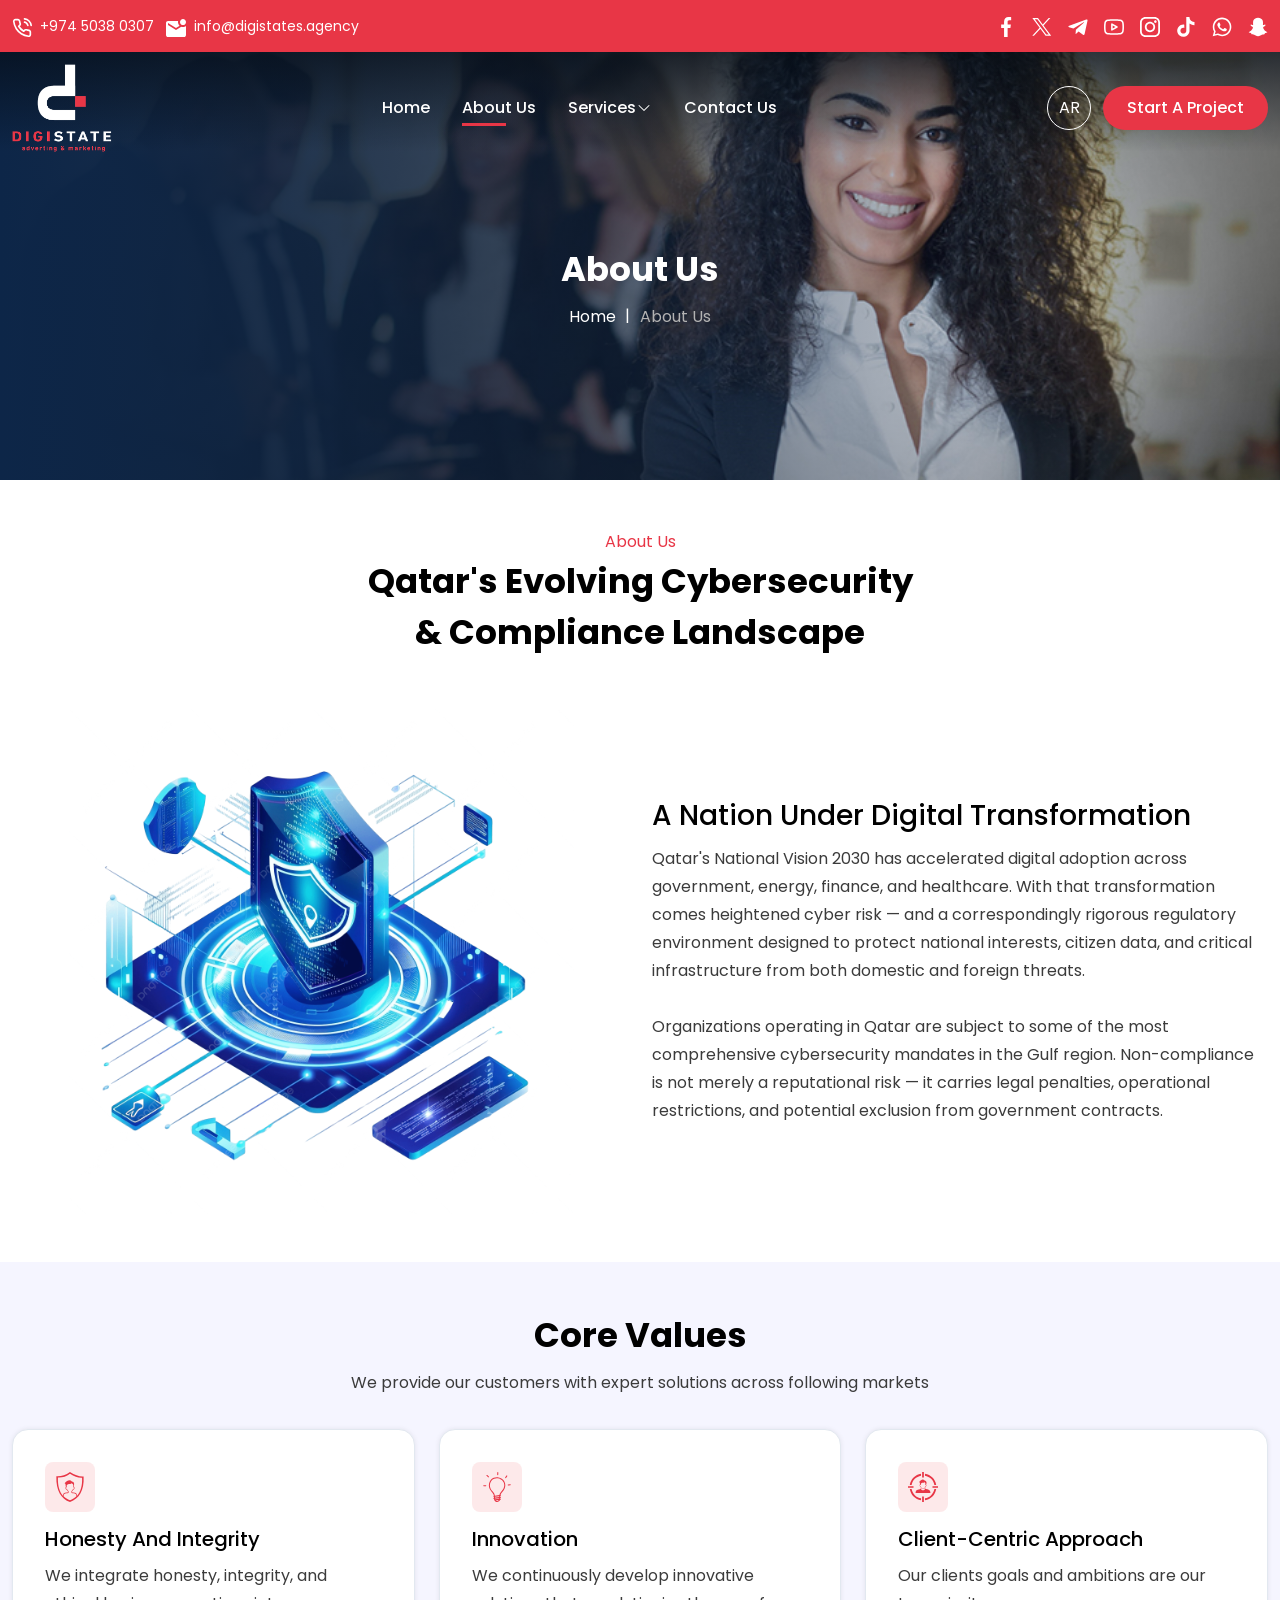
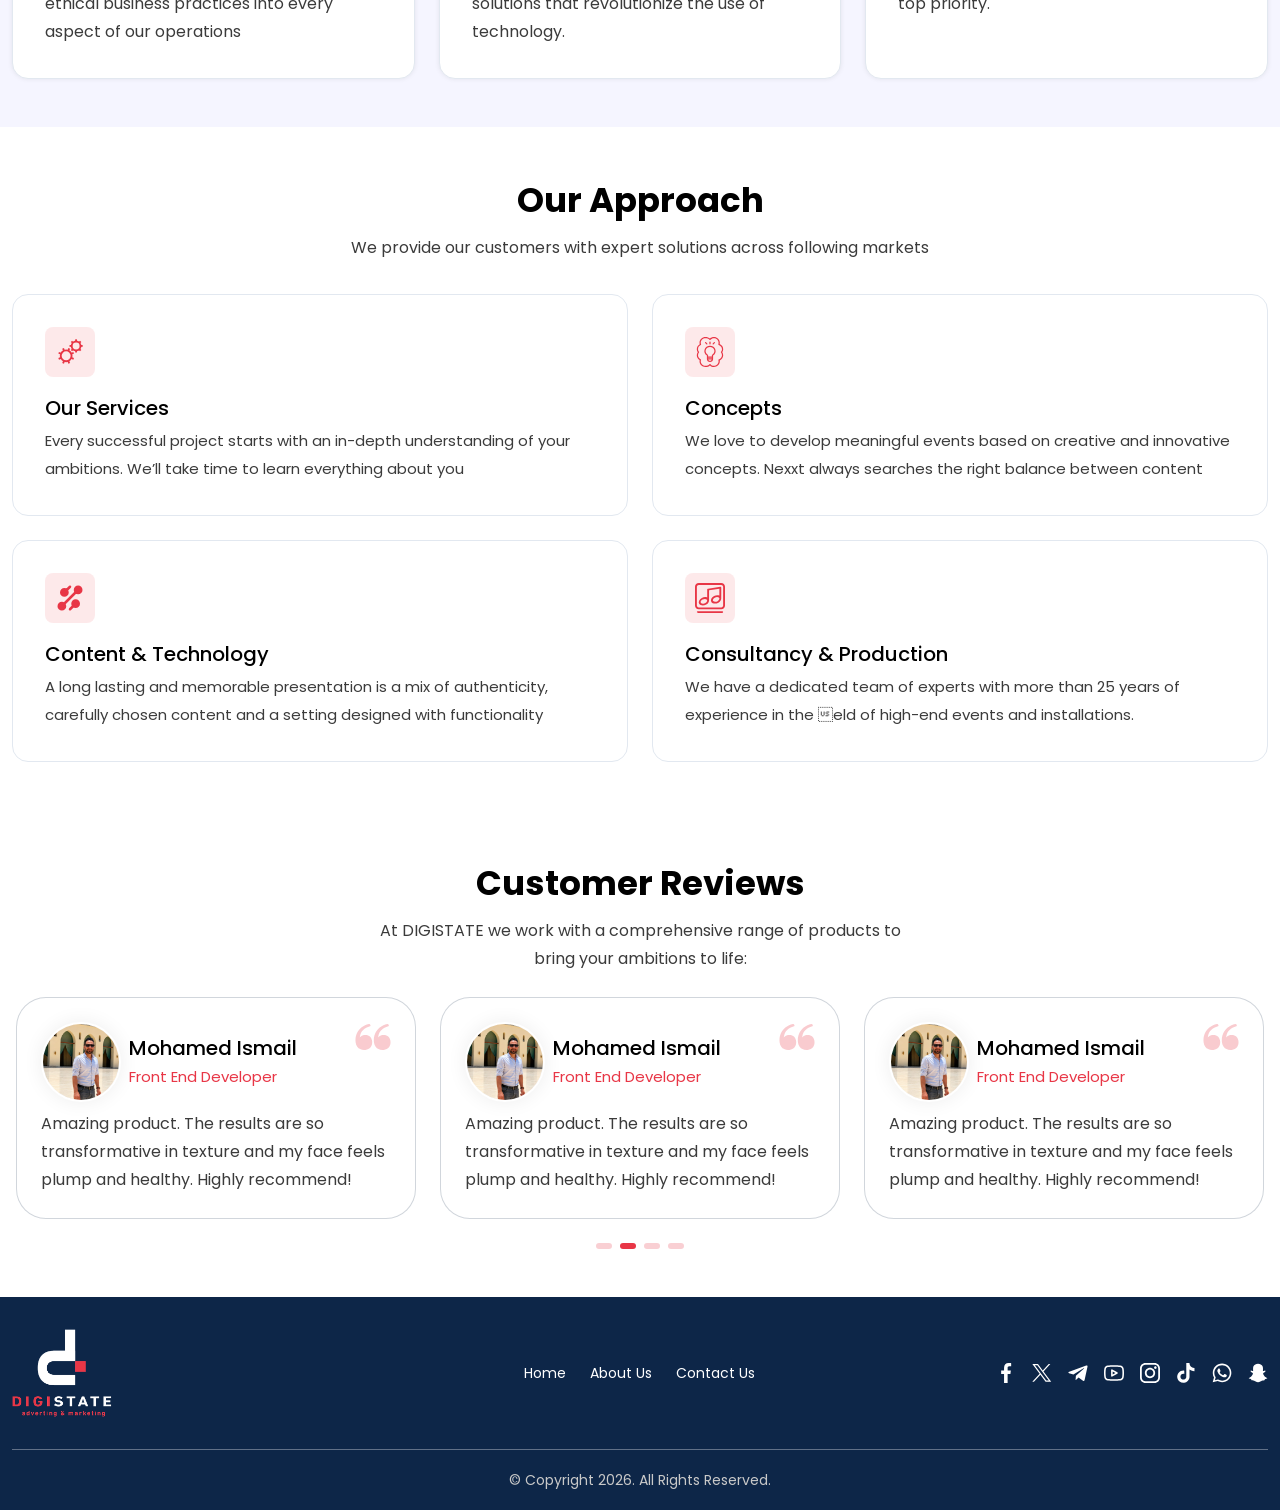
<file: aboutus.html>
<!DOCTYPE html>
<html lang="en">

<head>
    <meta charset="UTF-8">
    <meta name="viewport" content="width=device-width, initial-scale=1.0">
    <meta name="description" content="Digistates is a full-service agency providing audio, display, AR/VR, and transformative digital solutions to drive brand growth.">
    <title>CyberSecurity </title>
    <link rel="stylesheet" href="css/bootstrap.min.css">
    <link rel="stylesheet" href="css/home.css">
    <link rel="stylesheet" href="css/animate.min.css">
    <!-- <link rel="stylesheet" href="css/home-rtl.css"> -->
    <link rel="icon" href="images/logos/favicon.png" type="image/png">
    <link href="https://fonts.googleapis.com/css2?family=Poppins:ital,wght@0,100;0,200;0,300;0,400;0,500;0,600;0,700;0,800;0,900;1,100;1,200;1,300;1,400;1,500;1,600;1,700;1,800;1,900&display=swap" rel="stylesheet">
</head>

<body>



    <header class="header customheader">
        <div class="minheader">
            <div class="container">

                <div class="cont-media">
                    <div class="media">
                        <svg width="20" height="20" viewBox="0 0 20 20" fill="none" xmlns="http://www.w3.org/2000/svg"> <g clip-path="url(#clip0_2002_94)"> <path d="M12.5417 4.16667C13.3556 4.32547 14.1037 4.72355 14.6901 5.30995C15.2765 5.89635
                        15.6745 6.64439 15.8333 7.45834M12.5417 0.833336C14.2327 1.0212 15.8097 1.77848 17.0135 2.98084C18.2174 4.1832 18.9767 5.75918 19.1667 7.45M18.3333 14.1V16.6C18.3343 16.8321 18.2867 17.0618 18.1938 17.2745C18.1008 17.4871 17.9644 17.678
                        17.7934 17.8349C17.6224 17.9918 17.4205 18.1112 17.2006 18.1856C16.9808 18.2599 16.7478 18.2876 16.5167 18.2667C13.9524 17.988 11.4892 17.1118 9.325 15.7083C7.31152 14.4289 5.60445 12.7218 4.325 10.7083C2.91665 8.53434 2.0402 6.05916
                        1.76667 3.48334C1.74584 3.25289 1.77323 3.02064 1.84708 2.80136C1.92094 2.58208 2.03964 2.38058 2.19564 2.20969C2.35163 2.0388 2.5415 1.90226 2.75316 1.80877C2.96481 1.71528 3.19362 1.66689 3.425 1.66667H5.925C6.32942 1.66269 6.72149
                        1.8059 7.02813 2.06961C7.33478 2.33332 7.53506 2.69954 7.59167 3.1C7.69719 3.90006 7.89288 4.68561 8.175 5.44167C8.28712 5.73994 8.31139 6.0641 8.24492 6.37574C8.17846 6.68737 8.02405 6.97343 7.8 7.2L6.74167 8.25834C7.92796 10.3446
                        9.65538 12.072 11.7417 13.2583L12.8 12.2C13.0266 11.9759 13.3126 11.8215 13.6243 11.7551C13.9359 11.6886 14.2601 11.7129 14.5583 11.825C15.3144 12.1071 16.0999 12.3028 16.9 12.4083C17.3048 12.4654 17.6745 12.6693 17.9388 12.9812C18.2031
                        13.2932 18.3435 13.6913 18.3333 14.1Z" stroke="white" stroke-width="1.66667" stroke-linecap="round" stroke-linejoin="round"></path> </g> <defs> <clipPath id="clip0_2002_94"> <rect width="20" height="20" fill="white"></rect> </clipPath> </defs> </svg>
                        <div class="contant"><a href="#">+974 5038 0307</a></div>
                    </div>
                    <!-- End media -->
                    <div class="media">
                        <svg width="20" height="18" viewBox="0 0 20 18" fill="none" xmlns="http://www.w3.org/2000/svg">
                        <path d="M17 6C16.1667 6 15.4583 5.70833 14.875 5.125C14.2917 4.54167 14 3.83333 14 3C14 2.16667 14.2917 1.45833 14.875 0.875C15.4583 0.291667 16.1667 0 17 0C17.8333 0 18.5417 0.291667 19.125 0.875C19.7083 1.45833 20 2.16667
                        20 3C20 3.83333 19.7083 4.54167 19.125 5.125C18.5417 5.70833 17.8333 6 17 6ZM2 18C1.45 18 0.979167 17.8042 0.5875 17.4125C0.195833 17.0208 0 16.55 0 16V4C0 3.45 0.195833 2.97917 0.5875 2.5875C0.979167 2.19583 1.45 2 2 2H12.1C12.0333
                        2.33333 12 2.66667 12 3C12 3.33333 12.0333 3.66667 12.1 4C12.2167 4.53333 12.4083 5.02917 12.675 5.4875C12.9417 5.94583 13.2667 6.35 13.65 6.7L10 9L2 4V6L10 11L15.275 7.7C15.5583 7.8 15.8417 7.875 16.125 7.925C16.4083 7.975 16.7 8
                        17 8C17.5333 8 18.0583 7.91667 18.575 7.75C19.0917 7.58333 19.5667 7.33333 20 7V16C20 16.55 19.8042 17.0208 19.4125 17.4125C19.0208 17.8042 18.55 18 18 18H2Z" fill="white"></path>
                        </svg>
                        <div class="contant"><a href="mailto:"> info@digistates.agency</a></div>
                    </div>
                    <!-- End media -->
                </div>
                <!-- ENd cont-media -->

                <nav class="social">
                    <a class="icon-facebook" href="#" target="_blank" title="Facebook">
                        <svg id="Bold" enable-background="new 0 0 24 24" viewBox="0 0 24 24" xmlns="http://www.w3.org/2000/svg">
                            <path d="m15.997 3.985h2.191v-3.816c-.378-.052-1.678-.169-3.192-.169-3.159 0-5.323 1.987-5.323 5.639v3.361h-3.486v4.266h3.486v10.734h4.274v-10.733h3.345l.531-4.266h-3.877v-2.939c.001-1.233.333-2.077 2.051-2.077z"></path>
                        </svg>
                    </a>
                    <a class="icon-twitter" href="#" target="_blank" title="Twitter">
                        <svg xmlns="http://www.w3.org/2000/svg" width="20" height="19" viewBox="0 0 20 19">
                       <path d="M0.328568 0.568085L7.64408 10.3494L0.282471 18.3021H1.9394L8.38463 11.3393L13.592 18.3021H19.2302L11.503 7.97074L18.3551 0.568085H16.6982L10.7627 6.98053L5.96679 0.568085H0.328568ZM2.76517 1.78845H5.35533L16.7933 17.0818H14.2031L2.76517
                        1.78845Z"></path>
                      </svg>
                    </a>
                    <a class="icon-telegram" href="#" target="_blank" title="Telegram">
                        <svg xmlns="http://www.w3.org/2000/svg" width="23" height="19" viewBox="0 0 23 19" fill="none">
                          <path d="M9.07065 12.5706L8.70651 17.5775C9.22789 17.5775 9.45409 17.3568 9.72582 17.0947L12.1741 14.8133L17.25 18.4368C18.1796 18.9416 18.8362 18.6754 19.0858 17.6023L22.4169 2.38571C22.7148 1.04226 21.9217 0.518121 21.0141
                        0.846398L1.43614 8.15539C0.0995856 8.66159 0.120275 9.38711 1.20855 9.71677L6.21409 11.234L17.8403 4.14158C18.3865 3.78848 18.8845 3.98434 18.4748 4.33744L9.07065 12.5706Z" fill="white"></path>
                        </svg>
                    </a>
                    <a class="icon-youtube" href="#" target="_blank" title="Youtube">
                        <svg id="Layer_1" enable-background="new 0 0 511.982 511.982" viewBox="0 0 511.982 511.982" xmlns="http://www.w3.org/2000/svg">
                            <path d="m341.885 238.36-130-74c-6.188-3.524-13.787-3.488-19.946.091-6.158 3.581-9.947 10.167-9.947 17.29v148c0 7.123 3.789 13.709 9.947 17.29 6.159 3.58 13.757 3.616 19.946.091l130-74c13.396-7.478 13.392-27.287 0-34.762zm-119.894
                        56.984v-79.205l69.571 39.603zm282.306-145.855c-6.503-45.918-43.306-81.146-89.5-85.668-36.489-3.572-93.661-7.83-158.806-7.83s-122.316 4.258-158.806 7.83c-46.194 4.521-82.997 39.75-89.5 85.667-10.247 72.73-10.247 140.276 0 213.005 6.503
                        45.918 43.306 81.146 89.5 85.668 36.489 3.572 93.661 7.83 158.806 7.83s122.316-4.258 158.806-7.83c46.194-4.521 82.997-39.75 89.5-85.667 10.247-72.73 10.247-140.276 0-213.005zm-39.606 207.397c-3.906 27.584-26.025 48.747-53.791 51.465-35.604
                        3.486-91.379 7.641-154.909 7.641s-119.306-4.154-154.909-7.641c-27.766-2.718-49.885-23.881-53.791-51.466-4.844-34.203-7.3-68.148-7.3-100.894s2.456-66.69 7.3-100.895c3.906-27.584 26.025-48.747 53.791-51.465 35.604-3.486 91.379-7.641
                        154.909-7.641s119.306 4.154 154.909 7.641c27.766 2.718 49.885 23.881 53.791 51.466 9.722 69.018 9.722 132.771 0 201.789z"></path>
                        </svg>
                    </a>
                    <a class="icon-instagram" href="#" target="_blank" title="Instagram">
                        <svg width="20" height="20" viewBox="0 0 20 20" xmlns="http://www.w3.org/2000/svg">
                        <path d="M14.4805 0H5.51913C2.47588 0 0 2.476 0 5.51924V14.4806C0 17.524 2.47588 19.9999 5.51913 19.9999H14.4805C17.524 19.9999 19.9999 17.5239 19.9999 14.4806V5.51924C20 2.476 17.524 0 14.4805 0ZM18.2255 14.4806C18.2255 16.5455
                        16.5455 18.2254 14.4806 18.2254H5.51913C3.45433 18.2255 1.77449 16.5455 1.77449 14.4806V5.51924C1.77449 3.45445 3.45433 1.77449 5.51913 1.77449H14.4805C16.5454 1.77449 18.2254 3.45445 18.2254 5.51924V14.4806H18.2255Z"></path>
                        <path d="M10.0001 4.84668C7.15848 4.84668 4.84668 7.15848 4.84668 10.0001C4.84668 12.8417 7.15848 15.1534 10.0001 15.1534C12.8418 15.1534 15.1536 12.8417 15.1536 10.0001C15.1536 7.15848 12.8418 4.84668 10.0001 4.84668ZM10.0001
                        13.3788C8.13705 13.3788 6.62117 11.8631 6.62117 10C6.62117 8.13681 8.13693 6.62105 10.0001 6.62105C11.8634 6.62105 13.3791 8.13681 13.3791 10C13.3791 11.8631 11.8632 13.3788 10.0001 13.3788Z"></path>
                        <path d="M15.3696 3.3418C15.0278 3.3418 14.6919 3.48021 14.4505 3.72272C14.2078 3.96405 14.0684 4.30002 14.0684 4.64309C14.0684 4.98509 14.208 5.32094 14.4505 5.56345C14.6918 5.80478 15.0278 5.94438 15.3696 5.94438C15.7127 5.94438
                        16.0475 5.80478 16.29 5.56345C16.5325 5.32094 16.6709 4.98497 16.6709 4.64309C16.6709 4.30002 16.5325 3.96405 16.29 3.72272C16.0487 3.48021 15.7127 3.3418 15.3696 3.3418Z"></path>
                        </svg>
                    </a>
                    <a class="icon-tiktok" href="#" target="_blank" title="TikTok">
                        <svg xmlns="http://www.w3.org/2000/svg" width="19" height="21" viewBox="0 0 19 21">
                          <path d="M15.2509 4.22836C14.2481 3.47112 13.5267 2.36077 13.2729 1.08353C13.2095 0.766283 13.1764 0.440764 13.1722 0.105591H9.79989V9.32217L9.79568 14.3705C9.79568 15.7208 8.91711 16.8656 7.69918 17.267C7.3447 17.3843 6.9626
                        17.4394 6.56535 17.4187C6.05777 17.3912 5.5819 17.2367 5.16811 16.9898C4.28948 16.4643 3.69228 15.5098 3.67573 14.4174C3.6509 12.7111 5.03016 11.3194 6.73499 11.3194C7.07292 11.3194 7.39568 11.3746 7.69775 11.4739V8.04906C7.37913 8.00217
                        7.05367 7.97734 6.72539 7.97734C4.85918 7.97734 3.11295 8.75389 1.86605 10.1511C0.922602 11.2077 0.357056 12.5553 0.26878 13.9677C0.154297 15.8243 0.834285 17.5898 2.15153 18.8919C2.34463 19.0822 2.5488 19.2601 2.76121 19.4243C3.89087
                        20.2932 5.2716 20.7636 6.72539 20.7636C7.05367 20.7636 7.37913 20.7401 7.69775 20.6919C9.05637 20.4919 10.3102 19.8698 11.2992 18.8919C12.5157 17.6905 13.1861 16.0946 13.1944 14.398L13.1764 6.85871C13.7558 7.30561 14.3902 7.67665 15.0716
                        7.96217C16.1295 8.41044 17.2509 8.63665 18.4068 8.63527V5.27664L18.3971 5.27802C17.2164 5.27802 16.1267 4.88767 15.2522 4.22698L15.2509 4.22836Z"></path>
                       </svg>
                    </a>
                    <a class="icon-whatsapp" href="#" target="_blank" title="Whatsapp">
                        <svg width="20" height="20" viewBox="0 0 20 20" xmlns="http://www.w3.org/2000/svg">
                            <path fill-rule="evenodd" clip-rule="evenodd" d="M16.6319 3.34007C14.8778 1.58386 12.5449 0.616264 10.0596 0.615234C4.93836 0.615234 0.770424 4.78306 0.768364 9.90566C0.767677 11.5432 1.19546 13.1417 2.00856 14.5507L0.69043
                        19.3652L5.61585 18.0732C6.97301 18.8135 8.50091 19.2036 10.0558 19.2041H10.0597C15.1804 19.2041 19.3488 15.0359 19.3507 9.9131C19.3517 7.43042 18.3862 5.09617 16.6319 3.34007ZM10.0596 17.635H10.0564C8.67074 17.6344 7.31175 17.262 6.12592
                        16.5586L5.84405 16.3911L2.92123 17.1579L3.70137 14.3082L3.51769 14.016C2.74464 12.7865 2.33643 11.3654 2.33712 9.90623C2.33872 5.64846 5.80308 2.18445 10.0627 2.18445C12.1254 2.18513 14.0643 2.98943 15.5223 4.44912C16.9803 5.90881
                        17.7828 7.84904 17.7821 9.91253C17.7802 14.1706 14.3161 17.635 10.0596 17.635ZM14.2955 11.8513C14.0634 11.735 12.922 11.1736 12.7091 11.096C12.4965 11.0185 12.3415 10.9799 12.1869 11.2122C12.0321 11.4445 11.5873 11.9675 11.4518 12.1224C11.3163
                        12.2773 11.181 12.2968 10.9488 12.1805C10.7166 12.0644 9.96861 11.8191 9.08181 11.0282C8.39173 10.4126 7.92584 9.6524 7.79034 9.42009C7.65508 9.18754 7.7892 9.07402 7.8922 8.9463C8.14351 8.63422 8.39516 8.30704 8.47253 8.1522C8.55
                        7.99724 8.51121 7.86163 8.45307 7.74547C8.39516 7.62932 7.93088 6.48662 7.73747 6.02165C7.54887 5.56915 7.35764 5.63026 7.21505 5.62317C7.07978 5.61642 6.92494 5.61504 6.7701 5.61504C6.61538 5.61504 6.36384 5.67306 6.15098 5.90561C5.93823
                        6.13804 5.33856 6.6996 5.33856 7.84229C5.33856 8.98498 6.17043 10.0889 6.28648 10.2438C6.40252 10.3988 7.92355 12.7437 10.2523 13.7492C10.8062 13.9886 11.2386 14.1313 11.5758 14.2383C12.132 14.415 12.6379 14.39 13.038 14.3303C13.4841
                        14.2636 14.4114 13.7686 14.6051 13.2264C14.7985 12.6841 14.7985 12.2193 14.7403 12.1224C14.6824 12.0256 14.5276 11.9675 14.2955 11.8513Z"></path>
                        </svg>
                    </a>
                    <a class="icon-snapchat" href="#" target="_blank" title="Snapchat">
                        <svg xmlns="http://www.w3.org/2000/svg" width="20" height="21" viewBox="0 0 20 21">
                          <path d="M19.4118 15.6792C16.026 14.0203 15.4862 11.459 15.4622 11.269C15.4333 11.0389 15.4003 10.858 15.6511 10.6239C15.893 10.3977 16.9661 9.72544 17.2638 9.51511C17.7559 9.16682 17.9727 8.8191 17.813 8.39165C17.7013 8.09595
                        17.4292 7.98456 17.1427 7.98456C17.0522 7.98483 16.9621 7.99508 16.8738 8.01509C16.3331 8.13382 15.808 8.40805 15.5042 8.48212C15.4676 8.49165 15.4301 8.49676 15.3925 8.49738C15.2304 8.49738 15.169 8.42445 15.1846 8.22712C15.2227 7.62891
                        15.3031 6.46135 15.2098 5.37067C15.0818 3.87007 14.6036 3.12657 14.0367 2.46899C13.7624 2.15011 12.4887 0.780121 10.0308 0.780121C7.57285 0.780121 6.30087 2.15011 6.02826 2.46504C5.45959 3.12261 4.98196 3.86612 4.85516 5.36671C4.76186
                        6.45739 4.84565 7.62439 4.88029 8.22316C4.89146 8.41087 4.83448 8.49343 4.67248 8.49343C4.63478 8.49276 4.59728 8.48765 4.56076 8.47816C4.25743 8.40409 3.73233 8.12987 3.19158 8.01113C3.10337 7.99112 3.01328 7.98087 2.92287 7.9806C2.63519
                        7.9806 2.36425 8.09369 2.25253 8.38769C2.09278 8.81514 2.30839 9.16286 2.80221 9.51117C3.09997 9.7215 4.17307 10.3932 4.41496 10.6199C4.66523 10.854 4.63282 11.0349 4.60378 11.2651C4.57975 11.4579 4.03957 14.0192 0.654318 15.6752C0.456007
                        15.7724 0.118599 15.9784 0.713532 16.3108C1.64755 16.8331 2.26929 16.7773 2.7525 17.0922C3.16253 17.3596 2.92009 17.9363 3.21839 18.1444C3.58485 18.4004 4.66801 18.1262 6.06737 18.5938C7.24047 18.9851 7.95328 20.0905 10.0336 20.0905C12.1139
                        20.0905 12.8474 18.98 13.9998 18.5938C15.3963 18.1262 16.4817 18.4004 16.8487 18.1444C17.1465 17.9363 16.9046 17.3596 17.3147 17.0922C17.7978 16.7773 18.4191 16.8331 19.3536 16.3108C19.9475 15.9822 19.61 15.7764 19.4118 15.6792Z"></path>
                       </svg>
                    </a>
                </nav>

            </div>
        </div>
        <!-- ENd  -->
        <div class="container pad">
            <div class="logo">
                <a href="index.html" title=""> <img loading="lazy" src="images/logos/logo-wight.png" alt="Digistates Agency Logo" width="193" height="169"></a>
            </div>
            <!-- End logo -->
            <span class="overlay"></span>
            <nav class="navbar" id="navbar">
                <span class="cancel">
                    <svg width="10" height="10" viewBox="0 0 12 12"  xmlns="http://www.w3.org/2000/svg">
                        <path d="M6.66271 6.00002L11.8625 0.800231C12.0455 0.617161 12.0455 0.320349 11.8625 0.137303C11.6794 -0.0457441 11.3826 -0.0457675 11.1995 0.137303L5.99975 5.33709L0.799987 0.137303C0.616917 -0.0457675 0.320105 -0.0457675 0.137058 0.137303C-0.0459882 0.320373 -0.0460117 0.617185 0.137058 0.800231L5.33682 6L0.137058 11.1998C-0.0460117 11.3829 -0.0460117 11.6797 0.137058 11.8627C0.228582 11.9542 0.348558 12 0.468535 12C0.588511 12 0.708464 11.9542 0.800011 11.8627L5.99975 6.66295L11.1995 11.8627C11.291 11.9542 11.411 12 11.531 12C11.651 12 11.7709 11.9542 11.8625 11.8627C12.0455 11.6796 12.0455 11.3828 11.8625 11.1998L6.66271 6.00002Z" fill="#fff"></path>
                    </svg>
                </span>
                <div class="logo">
                    <a href="index.html" title=""> <img loading="lazy" src="images/logos/logo-wight.png" alt="Digistates Agency Logo" width="193" height="169"></a>
                </div>
                <!-- End logo -->

                <ul class="menu" id="menu">
                    <li class="menu-item ">
                        <a class="menu-link" href="index.html" title="">Home</a>
                    </li>
                    <li class="menu-item activelink">
                        <a class="menu-link" href="aboutus.html" title=""> About Us</a>
                    </li>
                    <li class="menu-item menu-dropdown ">
                        <a class="menu-link" data-toggle="submenu" title="">
                            Services 
                            <svg xmlns="http://www.w3.org/2000/svg" viewBox="0 0 24 24" fill="currentColor" aria-hidden="true" data-slot="icon" color="var(--token-4e9ee025-4d41-457f-b60b-4d48970c270e, rgb(128, 133, 143))" ><path fill-rule="evenodd" d="M12.53 16.28a.75.75 0 0 1-1.06 0l-7.5-7.5a.75.75 0 0 1 1.06-1.06L12 14.69l6.97-6.97a.75.75 0 1 1 1.06 1.06l-7.5 7.5Z" clip-rule="evenodd"></path></svg>
                        </a>
                        <div class="submenu">
                            <a href="cybersecurity.html"> Cybersecurity & Regulatory</a>
                            <a href="cybersecurity.html"> Cybersecurity & Regulatory</a>
                            <a href="cybersecurity.html"> Cybersecurity & Regulatory</a>
                            <a href="cybersecurity.html"> Cybersecurity & Regulatory</a>
                        </div>
                    </li>
                    <!-- <li class="menu-item menu-dropdown">
                        <a class="menu-link" data-toggle="submenu" title="">
                            Products 
                            <svg xmlns="http://www.w3.org/2000/svg" viewBox="0 0 24 24" fill="currentColor" aria-hidden="true" data-slot="icon" color="var(--token-4e9ee025-4d41-457f-b60b-4d48970c270e, rgb(128, 133, 143))" ><path fill-rule="evenodd" d="M12.53 16.28a.75.75 0 0 1-1.06 0l-7.5-7.5a.75.75 0 0 1 1.06-1.06L12 14.69l6.97-6.97a.75.75 0 1 1 1.06 1.06l-7.5 7.5Z" clip-rule="evenodd"></path></svg>
                        </a>
                        <div class="submenu">
                            <a href="products-inner.html">Audio</a>
                            <a href="products-inner.html"> Display</a>
                            <a href="products-inner.html">Network and control </a>
                            <a href="products-inner.html">AR/VR</a>
                            <a href="products-inner.html"> Video</a>
                            <a href="products-inner.html">Light</a>
                            <a href="products-inner.html">Interactive </a>
                            <a href="products-inner.html">Rigging & Mechanics </a>
                        </div>
                    </li> -->
                    <li class="menu-item ">
                        <a class="menu-link" href="contactus.html" title="">  contact us</a>
                    </li>
                </ul>
            </nav>
            <nav class="actions">
                <a href="ar/index.html" class="language"> AR</a>
                <!-- End language -->
                <div class="burger" id="burger">
                    <span class="burger-line"></span>
                    <span class="burger-line"></span>
                    <span class="burger-line"></span>
                </div>
                <!-- End burger -->
                <a class="bottom" href="contactus.html">Start a Project </a>
            </nav>
            <!-- End actions -->
        </div>
        <!-- ENd container -->

    </header>
    <!-- End header -->

    <main>

        <section class="map-back">
            <img loading="lazy" src="images/products/pr-5.webp" alt="Digistates" width="1200" height="400">
            <div class="container">
                <h1 class="title wow animate__animated animate__fadeInUp" data-wow-delay="0.5s" data-wow-duration="1.5s"> about us </h1>
                <ul class="maplink wow animate__animated animate__fadeInUp" data-wow-delay="0.5s" data-wow-duration="1.5s">
                    <li><a href="index.html">Home</a></li>
                    <li>about us</li>
                </ul>
            </div>
        </section>
        <!-- End map-back -->

        <section class="site-cyber">
            <div class="container">
                <div class="text-center  wow animate__animated animate__fadeInUp" data-wow-delay="0.5s" data-wow-duration="1.5s">
                    <span class="slogin"> About Us</span>
                </div>
                <h2 class="title text-center wow animate__animated animate__fadeInUp" data-wow-delay="0.5s" data-wow-duration="1.5s"> Qatar's Evolving Cybersecurity <br> & Compliance Landscape</h2>

                <div class="rowbox">
                    <div class="photo wow animate__animated animate__fadeInLeft" data-wow-delay="0.5s" data-wow-duration="1.5s">
                        <img loading="lazy" src="images/pngtree-cyber.png" alt="About Digistates Agency" width="600" height="400">
                    </div>
                    <!-- End photo -->
                    <div class="item wow animate__animated animate__fadeInRight" data-wow-delay="0.5s" data-wow-duration="1.5s">
                        <h2 class="title">A Nation Under Digital Transformation </h2>
                        <p>
                            Qatar's National Vision 2030 has accelerated digital adoption across government, energy, finance, and healthcare. With that transformation comes heightened cyber risk — and a correspondingly rigorous regulatory environment designed to protect national
                            interests, citizen data, and critical infrastructure from both domestic and foreign threats.
                            <br><br> Organizations operating in Qatar are subject to some of the most comprehensive cybersecurity mandates in the Gulf region. Non-compliance is not merely a reputational risk — it carries legal penalties, operational restrictions,
                            and potential exclusion from government contracts.
                        </p>
                    </div>
                </div>
                <!-- ENd rowbox -->
            </div>
            <!-- End container -->
        </section>
        <!-- End services-item -->

        <section class="values-section">
            <div class="container">
                <h2 class="title text-center wow animate__animated animate__fadeInUp" data-wow-delay="0.5s" data-wow-duration="1.5s">core values</h2>
                <p class="text text-center mt-2 wow animate__animated animate__fadeInUp" data-wow-delay="0.5s" data-wow-duration="1.5s">We provide our customers with expert solutions across following markets</p>

                <div class="target-grid">
                    <!-- Card 1 -->
                    <div class="target-card wow animate__animated animate__fadeInUp" data-wow-delay="0.5s" data-wow-duration="1.5s">
                        <div class="card-icon">
                            <svg version="1.1" id="Layer_1" xmlns="http://www.w3.org/2000/svg" xmlns:xlink="http://www.w3.org/1999/xlink" x="0px" y="0px" viewBox="0 0 112.09 122.88" style="enable-background:new 0 0 112.09 122.88" xml:space="preserve"><style type="text/css">.st0{fill-rule:evenodd;clip-rule:evenodd;}</style><g><path class="st0" d="M55.85,0c20.92,13.23,39.76,19.51,55.99,18.03c2.85,57.24-18.29,90.77-55.77,104.85 C19.89,109.69-1.51,77.61,0.08,17.15C19.11,18.15,37.78,14.04,55.85,0L55.85,0z M34.01,46.1c9.86-10.88,21.24-16.79,29.77-7.11 c2.24,0.11,4.24,0.85,5.91,2.42c3.51,3.3,4.05,9.47,2.45,14.37v4.28c1.09,0.72,1.79,2.05,2.11,3.58c0.21,0.98,0.26,2.07,0.16,3.1 c-0.11,1.07-0.37,2.09-0.8,2.94c-0.61,1.21-1.54,2.05-2.8,2.24c-1.23,1.31-2.44,2.72-3.51,4.07c-1.18,1.48-2.19,2.89-2.89,4.04 c-0.54,0.89-0.37,1.47-0.17,2.13c0.09,0.33,0.2,0.68,0.26,1.05c2.16,0.46,4.11,0.83,5.86,1.17c9.75,1.82,13.61,2.55,14.41,12.47 c14.78-16.24,22.32-40.46,20.67-73.78C91.1,24.35,74.4,18.81,55.88,7.1v0.04c-16,12.42-32.52,16.08-49.37,15.19 c-0.91,34.57,6.69,58.64,20.8,74.49c0.8-9.89,4.65-10.62,14.41-12.44c1.76-0.33,3.74-0.7,5.9-1.17c0.08-0.29,0.17-0.56,0.27-0.82 c0.23-0.64,0.45-1.27-0.21-2.34c-0.7-1.15-1.71-2.56-2.89-4.04c-1.07-1.35-2.28-2.76-3.51-4.07c-1.26-0.19-2.19-1.03-2.8-2.24 c-0.42-0.83-0.69-1.87-0.8-2.94c-0.09-1.03-0.04-2.12,0.16-3.1c0.32-1.52,1.01-2.85,2.08-3.56l-1.44-0.86 c-0.38-4.28,0.74-11.71-4.48-13.12L34.01,46.1L34.01,46.1z M82.25,99.46c-0.34-10.22-3.47-10.81-12.35-12.48 c-2-0.37-4.28-0.79-6.89-1.39c-0.62-0.13-1.03-0.69-1.03-1.3c0-0.52-0.13-0.97-0.25-1.4c-0.37-1.25-0.69-2.36,0.45-4.24 c0.77-1.27,1.85-2.78,3.07-4.32c1.22-1.54,2.61-3.14,4.03-4.61c0.28-0.3,0.68-0.44,1.06-0.41h0.01c0.37-0.01,0.69-0.33,0.94-0.82 c0.28-0.54,0.45-1.23,0.52-1.97c0.08-0.77,0.03-1.58-0.12-2.31c-0.21-1.02-0.61-1.84-1.17-1.99c-0.61-0.16-1.01-0.7-1.01-1.3v-6.27 l-0.04-0.01c-0.24-1.76-0.7-3.25-1.35-4.48c-0.84-1.05-2.05-1.93-3.63-3.09l-0.17-0.13c-0.33-0.24-0.66-0.48-1.01-0.69 c-5.27,3.42-7.83,2.62-12.08,3.33c-3.86,0.64-6.98,2.07-8.62,4.69v6.65c0,0.64-0.44,1.17-1.03,1.3c-0.53,0.16-0.93,0.97-1.14,1.97 c-0.16,0.73-0.2,1.54-0.12,2.31c0.07,0.74,0.24,1.43,0.52,1.97c0.25,0.49,0.57,0.82,0.94,0.82h0.08c0.38,0,0.74,0.16,0.98,0.41 c1.42,1.48,2.81,3.09,4.03,4.62c1.23,1.54,2.31,3.05,3.07,4.32c1.31,2.15,0.87,3.38,0.45,4.6c-0.12,0.36-0.25,0.7-0.25,1.05 c0,0.68-0.5,1.23-1.14,1.32c-2.57,0.58-4.81,0.99-6.78,1.36c-8.9,1.67-12.02,2.25-12.35,12.53c7.28,7.29,16.09,12.66,26.21,16.35 C66.21,112.04,75.01,106.6,82.25,99.46L82.25,99.46z"/></g></svg>
                        </div>
                        <h3 class="title">Honesty and Integrity</h3>
                        <p>We integrate honesty, integrity, and ethical business practices into every aspect of our operations</p>
                    </div>

                    <!-- Card 2 -->
                    <div class="target-card wow animate__animated animate__fadeInUp" data-wow-delay="0.5s" data-wow-duration="1.5s">
                        <div class="card-icon">
                            <svg version="1.1" id="Layer_1" xmlns="http://www.w3.org/2000/svg" xmlns:xlink="http://www.w3.org/1999/xlink" x="0px" y="0px" viewBox="0 0 113.01 122.88" style="enable-background:new 0 0 113.01 122.88" xml:space="preserve"><g><path d="M44.13,102.06c-1.14,0.03-2.14-0.81-2.3-1.96c-0.17-1.2,0.64-2.31,1.82-2.54c-1.3-7.37-4.85-11.43-8.6-15.72 c-2.92-3.34-5.95-6.81-8.34-11.92c-2.35-5.03-3.64-10.23-3.6-15.63c0.05-5.4,1.42-10.96,4.4-16.71c0.02-0.04,0.04-0.07,0.06-0.11 l0,0c3.91-6.62,9.38-11.04,15.47-13.52c5.11-2.09,10.66-2.8,16.1-2.3c5.42,0.5,10.73,2.2,15.37,4.94 c5.9,3.49,10.75,8.67,13.42,15.21c1.44,3.54,2.42,7.49,2.54,11.82c0.12,4.31-0.62,8.96-2.61,13.88 c-2.66,6.59-6.18,10.68-9.47,14.51c-3.03,3.53-5.85,6.81-7.42,11.84c0.89,0.21,1.59,0.94,1.73,1.9c0.17,1.24-0.7,2.39-1.94,2.56 l-0.77,0.11c-0.14,1.09-0.23,2.26-0.27,3.51l0.25-0.04c1.24-0.17,2.39,0.7,2.56,1.94c0.17,1.24-0.7,2.39-1.94,2.56l-0.78,0.11 c0.01,0.15,0.02,0.3,0.03,0.45l0,0c0.07,0.88,0.08,1.73,0.03,2.54l0.13-0.02c1.25-0.15,2.38,0.74,2.54,1.98 c0.15,1.25-0.74,2.38-1.98,2.54l-1.68,0.21c-1.2,3.11-3.34,5.48-5.87,6.94c-1.74,1.01-3.67,1.59-5.61,1.71 c-1.97,0.12-3.96-0.25-5.78-1.13c-2.08-1.02-3.94-2.71-5.29-5.14c-0.65-0.33-1.13-0.97-1.23-1.75c-0.04-0.31-0.01-0.61,0.07-0.89 c-0.39-1.16-0.68-2.43-0.87-3.83l-0.07,0.01c-1.24,0.17-2.39-0.7-2.56-1.94c-0.17-1.24,0.7-2.39,1.94-2.56l0.54-0.08 C44.19,104.32,44.18,103.16,44.13,102.06L44.13,102.06z M2.18,58.86C1.01,58.89,0.04,57.98,0,56.81c-0.04-1.17,0.88-2.14,2.05-2.18 l8.7-0.3c1.17-0.04,2.14,0.88,2.18,2.05c0.04,1.17-0.88,2.14-2.05,2.18L2.18,58.86L2.18,58.86z M110.68,50.25 c1.16-0.12,2.2,0.73,2.32,1.89c0.12,1.16-0.73,2.2-1.89,2.32l-8.66,0.91c-1.16,0.12-2.2-0.73-2.32-1.89 c-0.12-1.16,0.73-2.2,1.89-2.32L110.68,50.25L110.68,50.25z M94.91,14.78c0.65-0.97,1.96-1.23,2.93-0.58 c0.97,0.65,1.23,1.96,0.58,2.93l-4.84,7.24c-0.65,0.97-1.96,1.23-2.93,0.58c-0.97-0.65-1.23-1.96-0.58-2.93L94.91,14.78 L94.91,14.78z M57.63,2.06c0.03-1.17,1-2.09,2.16-2.06c1.17,0.03,2.09,1,2.06,2.16l-0.22,8.7c-0.03,1.17-1,2.09-2.16,2.06 c-1.17-0.03-2.09-1-2.06-2.16L57.63,2.06L57.63,2.06z M13.88,15.53c-0.86-0.8-0.9-2.14-0.11-2.99c0.8-0.86,2.14-0.9,2.99-0.11 l6.37,5.94c0.86,0.8,0.9,2.14,0.11,2.99c-0.8,0.86-2.14,0.9-2.99,0.11L13.88,15.53L13.88,15.53z M47.88,96.95l18.49-2.63 c1.59-6.7,5.05-10.73,8.8-15.08c3.08-3.58,6.36-7.4,8.76-13.34c1.76-4.35,2.41-8.43,2.31-12.19c-0.1-3.75-0.96-7.21-2.24-10.34 c-2.3-5.63-6.51-10.11-11.65-13.15c-4.11-2.43-8.8-3.94-13.59-4.37c-4.77-0.44-9.64,0.19-14.13,2.02 c-5.26,2.15-9.99,5.97-13.39,11.72c-2.64,5.12-3.86,10.02-3.9,14.73c-0.04,4.74,1.11,9.33,3.2,13.8c2.13,4.56,4.97,7.8,7.69,10.92 C42.47,83.9,46.48,88.49,47.88,96.95L47.88,96.95z M65.62,99.02l-17.27,2.45c0.05,1.1,0.07,2.25,0.05,3.47l17.05-2.42 C65.47,101.29,65.52,100.12,65.62,99.02L65.62,99.02z M48.49,109.52c0.12,0.92,0.3,1.76,0.53,2.54l16.55-2.04 c0.11-0.86,0.13-1.77,0.05-2.74l0,0l0-0.02l-0.01-0.17L48.49,109.52L48.49,109.52z M51.37,116.36c0.64,0.67,1.35,1.19,2.1,1.55 c1.15,0.56,2.42,0.79,3.67,0.72c1.29-0.08,2.57-0.47,3.74-1.15c1.1-0.64,2.09-1.53,2.88-2.65L51.37,116.36L51.37,116.36z"/></g></svg>
                        </div>
                        <h3 class="title">Innovation</h3>
                        <p> We continuously develop innovative solutions that revolutionize the use of technology.</p>
                    </div>

                    <!-- Card 3 -->
                    <div class="target-card wow animate__animated animate__fadeInUp" data-wow-delay="0.5s" data-wow-duration="1.5s">
                        <div class="card-icon">
                            <svg xmlns="http://www.w3.org/2000/svg" shape-rendering="geometricPrecision" text-rendering="geometricPrecision" image-rendering="optimizeQuality" fill-rule="evenodd" clip-rule="evenodd" viewBox="0 0 512 512"><path fill-rule="nonzero" d="M289.61 30.59c49.47 7.32 93.77 30.53 127.52 64.28 33.76 33.75 56.97 78.05 64.29 127.52h-31.37c-7.03-40.91-26.69-77.51-54.81-105.63-28.12-28.12-64.72-47.77-105.63-54.81V30.59zm-99.14 140.53c30.89-38.17 66.49-58.93 93.23-24.98 30.71 1.62 43.89 48.25 22.75 71.25 1.52-.02 2.94.29 4.18.96 1.61.88 2.83 2.31 3.45 4.35.62 1.99.62 4.58-.25 7.79l-.14.41c-.36 1.08-.69 2.5-1.03 3.96-1.41 6.14-2.97 12.89-9.97 12.52l-1.11-.12c-.26 12.69-6.46 18.54-14.58 26.16 2.18 3.18 4.36 6.38 6.97 9.34l.01-.02c13.72 12.36 49.09 14.83 64.21 23.27 4.78 2.66 9.1 6.05 12.57 10.64 8.69 11.48 10.1 20.5 11.84 34.35.23.94.36 1.9.36 2.87 0 1.91-1.55 3.46-3.45 3.46H132.49c-1.9 0-3.45-1.55-3.45-3.46 0-.98.14-1.96.37-2.91 1.75-13.82 3.15-22.85 11.83-34.31 3.48-4.59 7.8-7.98 12.57-10.64 14.64-8.17 47.94-10.75 62.83-22.12.93-1.58 1.89-3.58 2.82-5.7 1.2-2.75 2.34-5.69 3.27-8.23-5.9-5.47-10.44-11.39-11.46-22.66l-.71.02c-1.64-.02-3.22-.4-4.69-1.24-3.25-1.85-5.03-5.39-5.9-9.43-1.09-5.12-.72-11.2-.2-15.04l.21-.75c1.14-3.19 2.57-4.91 4.37-5.64-.82-15.24 1.76-39.37-13.88-44.1zm92.66 105.97c-8.03 7.48-16.78 11.11-25.66 11.12-9.29 0-18.61-3.98-27.27-11.69l-3.05-2.67-.2-.16c-.8 2.14-1.71 4.42-2.67 6.61-1.3 2.96-2.69 5.74-4.04 7.77 14.58 29.56 57.68 30.59 71.65.17-3.51-3.56-6.17-7.36-8.76-11.15zm-3.58-102.36c-7.03 7.09-14.48 9.13-21.78 9.77-2.16.39-4.27.65-6.37.91-7 .86-14 1.73-23.27 8.14-4.41 3.05-7.34 6.74-8.83 11.03-1.52 4.35-1.61 9.45-.34 15.24.12.55.09 1.15-.12 1.72a3.061 3.061 0 0 1-3.93 1.82l-3.57-1.31c-2.88-1-4.68-1.32-5.54.73-.44 3.35-.72 8.43.17 12.61.53 2.46 1.44 4.52 2.93 5.37.53.3 1.12.44 1.73.44.78.01 1.66-.16 2.6-.44l.82-.13a3.059 3.059 0 0 1 3.13 2.98c.33 13.86 6.49 19.17 13.97 25.62l3.13 2.72c7.52 6.69 15.45 10.14 23.19 10.14 7.54 0 15.09-3.3 22.13-10.09l3.17-3.01c7.85-7.38 13.64-12.81 12.53-26.05-.06-.67.1-1.35.5-1.94.93-1.41 2.83-1.8 4.24-.87.56.37 1.11.66 1.65.85.45.17.9.27 1.31.29 1.87.1 2.83-4.03 3.69-7.77.37-1.61.73-3.16 1.21-4.59.56-2.05.62-3.49.33-4.42-.11-.38-.31-.64-.54-.77-.36-.19-.91-.25-1.56-.2-1.52.14-3.33.92-5.03 2.17-.67.59-1.59.88-2.54.72a3.076 3.076 0 0 1-2.5-3.54c2.89-16.84 1.57-27.82-2.02-35.31-3.14-6.55-8.16-10.53-13.6-13.5l-.89.67zm-8.62-80.58h-29.86V0h29.86v94.15zm146.92 176.78v-29.86H512v29.86h-94.15zM0 270.93v-29.86h94.15v29.86H0zM270.93 512h-29.86v-94.15h29.86V512zm210.49-222.39c-7.32 49.47-30.53 93.77-64.29 127.52-33.75 33.76-78.05 56.97-127.52 64.29v-31.37c40.91-7.03 77.51-26.69 105.63-54.81 28.12-28.12 47.78-64.72 54.81-105.63h31.37zM222.39 481.42c-49.47-7.32-93.77-30.53-127.52-64.29-33.75-33.75-56.96-78.05-64.28-127.52h31.36c7.04 40.91 26.69 77.51 54.81 105.63 28.12 28.12 64.72 47.78 105.63 54.81v31.37zM30.59 222.39c7.32-49.47 30.53-93.77 64.28-127.52s78.05-56.96 127.52-64.28v31.36c-40.91 7.04-77.51 26.69-105.63 54.81-28.12 28.12-47.77 64.72-54.81 105.63H30.59z"/></svg>
                        </div>
                        <h3 class="title">Client-Centric Approach</h3>
                        <p>Our clients goals and ambitions are our top priority.</p>
                    </div>
                </div>
            </div>
        </section>
        <!-- End values-section -->



        <section class="approach-section">
            <div class="container">
                <h2 class="title text-center wow animate__animated animate__fadeInUp" data-wow-delay="0.5s" data-wow-duration="1.5s">our approach</h2>
                <p class="text text-center mt-2 wow animate__animated animate__fadeInUp" data-wow-delay="0.5s" data-wow-duration="1.5s">We provide our customers with expert solutions across following markets</p>
                <div class="approach-grid wow animate__animated animate__fadeInUp" data-wow-delay="0.5s" data-wow-duration="1.5s">
                    <div class="approach-card wow animate__animated animate__fadeInUp" data-wow-delay="0.5s" data-wow-duration="1.5s">
                        <div class="icon-wrapper">
                            <svg version="1.1" id="Layer_1" xmlns="http://www.w3.org/2000/svg" xmlns:xlink="http://www.w3.org/1999/xlink" viewBox="0 0 32 32" enable-background="new 0 0 32 32" xml:space="preserve"> <circle fill="none" stroke="#E83646" stroke-width="2" stroke-miterlimit="10" cx="11.9" cy="20.1" r="5.8"/> <line fill="none" stroke="#E83646" stroke-width="2" stroke-miterlimit="10" x1="3.9" y1="23.4" x2="6.6" y2="22.3"/> <line fill="none" stroke="#E83646" stroke-width="2" stroke-miterlimit="10" x1="17.2" y1="17.9" x2="19.9" y2="16.8"/> <line fill="none" stroke="#E83646" stroke-width="2" stroke-miterlimit="10" x1="8.6" y1="12.1" x2="9.7" y2="14.8"/> <line fill="none" stroke="#E83646" stroke-width="2" stroke-miterlimit="10" x1="14.1" y1="25.4" x2="15.2" y2="28.1"/> <line fill="none" stroke="#E83646" stroke-width="2" stroke-miterlimit="10" x1="3.9" y1="16.8" x2="6.6" y2="17.9"/> <line fill="none" stroke="#E83646" stroke-width="2" stroke-miterlimit="10" x1="17.2" y1="22.3" x2="19.9" y2="23.4"/> <line fill="none" stroke="#E83646" stroke-width="2" stroke-miterlimit="10" x1="15.2" y1="12.1" x2="14.1" y2="14.8"/> <line fill="none" stroke="#E83646" stroke-width="2" stroke-miterlimit="10" x1="9.7" y1="25.4" x2="8.6" y2="28.1"/> <circle fill="none" stroke="#E83646" stroke-width="2" stroke-miterlimit="10" cx="22.5" cy="9.5" r="4.7"/> <line fill="none" stroke="#E83646" stroke-width="2" stroke-miterlimit="10" x1="17.5" y1="14.5" x2="19.2" y2="12.8"/> <line fill="none" stroke="#E83646" stroke-width="2" stroke-miterlimit="10" x1="25.8" y1="6.2" x2="27.4" y2="4.6"/> <line fill="none" stroke="#E83646" stroke-width="2" stroke-miterlimit="10" x1="17.5" y1="4.6" x2="19.2" y2="6.2"/> <line fill="none" stroke="#E83646" stroke-width="2" stroke-miterlimit="10" x1="25.8" y1="12.8" x2="27.4" y2="14.5"/> <line fill="none" stroke="#E83646" stroke-width="2" stroke-miterlimit="10" x1="15.5" y1="9.5" x2="17.8" y2="9.5"/> <line fill="none" stroke="#E83646" stroke-width="2" stroke-miterlimit="10" x1="27.2" y1="9.5" x2="29.5" y2="9.5"/> <line fill="none" stroke="#E83646" stroke-width="2" stroke-miterlimit="10" x1="22.5" y1="2.5" x2="22.5" y2="4.8"/> <line fill="none" stroke="#E83646" stroke-width="2" stroke-miterlimit="10" x1="22.5" y1="14.2" x2="22.5" y2="16.5"/> </svg>
                        </div>
                        <h3 class="title">Our Services</h3>
                        <p>Every successful project starts with an in-depth understanding of your ambitions. We’ll take time to learn everything about you</p>
                    </div>
                    <!-- End approach-card -->
                    <div class="approach-card wow animate__animated animate__fadeInUp" data-wow-delay="0.5s" data-wow-duration="1.5s">
                        <div class="icon-wrapper">
                            <svg fill="#E83646" height="800px" width="800px" version="1.1" id="Layer_1" xmlns="http://www.w3.org/2000/svg" xmlns:xlink="http://www.w3.org/1999/xlink" viewBox="0 0 488 488" xml:space="preserve"> <g transform="translate(0 -540.36)"> <g> <g> <path d="M458.75,737.96c0-36.6-22.8-69.5-57.6-84.6c1.6-6.6,2.4-13.4,2.4-19.9c0-51.3-43-93.1-95.9-93.1 c-26.4,0-47.4,8.3-63.9,25.4c-17.3-16.1-44.1-25.4-74.1-25.4c-52.9,0-95.9,41.8-95.9,93.1c0,8,1.2,16.1,3.8,24.6 c-29.6,16-48.3,46.5-48.3,79.8c0,18,5.4,35.4,15.2,49.7c-9.9,14.8-15.2,32.1-15.2,49.4c0,32.2,18.1,62.5,46.7,79.1 c-1.6,7.1-2.3,13.4-2.3,19.2c0,51.3,43,93.1,95.9,93.1c30,0,56.8-9.3,74.1-25.4c16.5,17.1,37.5,25.4,63.9,25.4l0,0 c52.9,0,95.9-41.8,96-93c0-5.1-0.4-9.9-1.2-14.4c34.1-15,56.4-47.6,56.4-83.9c0-17.3-5.4-34.6-15.2-49.4 C453.45,773.36,458.75,755.96,458.75,737.96z M423.25,793.56c10,12.5,15.5,27.9,15.5,43.3c0,30.7-20.6,58.1-51.4,68.3 c-2.5,0.8-4.6,2.6-5.8,5s-1.3,5.2-0.5,7.7c1.7,5.2,2.5,10.7,2.5,17.4c0,40.3-34.1,73.1-75.9,73.1c-24.7,0-41.9-8.2-55.7-26.5 c-1.9-2.5-4.9-4-8-4c-3.1,0-6.1,1.5-7.9,3.9c-14.7,19.5-44,26.5-66.4,26.5c-41.9,0-75.9-32.8-75.9-73.1c0-6,1.2-13.3,3.5-21.7 c1.3-4.7-1-9.6-5.4-11.7c-25.9-12.2-42.6-37.7-42.6-64.9c0-15.4,5.5-30.7,15.5-43.3c2.9-3.7,2.9-9-0.2-12.6 c-9.9-11.7-15.3-27.1-15.3-43.1c0-28.4,17.5-54.1,44.5-65.5c4.9-2.1,7.4-7.8,5.4-12.8c-3.7-9.5-5.5-18-5.5-26.1 c0-40.3,34.1-73.1,75.9-73.1c22.4,0,51.7,7,66.4,26.5c1.9,2.5,4.8,4,8,4s6.1-1.5,8-4c13.9-18.3,31-26.5,55.7-26.5 c41.9,0,75.9,32.8,75.9,73.1c0,7.5-1.4,15.5-4,22.5c-0.9,2.5-0.8,5.4,0.4,7.8c1.2,2.4,3.3,4.3,5.9,5.1c31.6,10.3,52.9,38,52.9,69 c0,16-5.4,31.3-15.3,43.1C420.35,784.56,420.25,789.86,423.25,793.56z"/> <path d="M295.35,662.46c2.6,0,5.2-1,7.1-3l19.9-20.6c3.9-3.9,3.7-10.2-0.2-14.1c-3.9-3.9-10.3-3.8-14.1,0.2l-19.9,20.6 c-3.9,3.9-3.8,10.3,0.2,14.1C290.35,661.56,292.85,662.46,295.35,662.46z"/> <path d="M185.35,659.46c2,2,4.6,3,7.2,3h0c2.5,0,5-0.9,6.9-2.8c3.9-3.8,4-10.1,0.2-14.1l-19.9-20.6c-3.8-3.9-10.1-4-14.1-0.2 c-3.9,3.8-4,10.1-0.2,14.1L185.35,659.46z"/> <path d="M243.95,661.76c5.5,0,10-4.5,10-10v-29.7c0-5.5-4.5-10-10-10s-10,4.5-10,10v29.7 C233.95,657.26,238.45,661.76,243.95,661.76z"/> <path d="M332.55,747.36c-5.1-18.3-16.7-34.9-32.9-46.5c-16-11.5-35.8-17.9-55.7-17.9s-39.7,6.4-55.7,17.9 c-16.2,11.7-27.8,28.2-32.9,46.5c-10.6,35.8,5,73.8,38,94.6v54.5c0,27.8,22.7,50.4,50.6,50.4s50.6-22.6,50.6-50.4v-54.5 C327.55,821.16,343.15,783.06,332.55,747.36L332.55,747.36z M243.95,926.76c-13.1,0-24.6-8.7-28.9-20.4h57.7 C268.55,918.16,257.05,926.76,243.95,926.76z M274.55,886.36h-61.3v-10.5h61.3V886.36z M279.85,827.36c-3.2,1.8-5.2,5.1-5.2,8.8 v19.7h-61.3v-19.7c0-3.7-2-7-5.2-8.8c-28.2-15.4-42-46-33.5-74.5c0-0.1,0-0.1,0.1-0.2c7.9-28.9,37.1-49.8,69.3-49.8 s61.4,20.9,69.3,49.8c0,0.1,0,0.1,0.1,0.2C321.85,781.46,308.05,812.06,279.85,827.36z"/> </g> </g> </g> </svg>
                        </div>
                        <h3 class="title">Concepts</h3>
                        <p>We love to develop meaningful events based on creative and innovative concepts. Nexxt always searches the right balance between content</p>
                    </div>
                    <!-- End approach-card -->
                    <div class="approach-card wow animate__animated animate__fadeInUp" data-wow-delay="0.5s" data-wow-duration="1.5s">
                        <div class="icon-wrapper">
                            <svg width="800px" height="800px" viewBox="0 0 24 24" xmlns="http://www.w3.org/2000/svg"> <path fill="none" stroke="#E83646" stroke-linecap="round" stroke-linejoin="round" stroke-width="2" d="M16.5,19 C17.8807119,19 19,17.8807119 19,16.5 C19,15.1192881 17.8807119,14 16.5,14 C15.1192881,14 14,15.1192881 14,16.5 C14,17.8807119 15.1192881,19 16.5,19 Z M10,5 L12,3 M7.5,10 C8.88071187,10 10,8.88071187 10,7.5 C10,6.11928813 8.88071187,5 7.5,5 C6.11928813,5 5,6.11928813 5,7.5 C5,8.88071187 6.11928813,10 7.5,10 Z M8,16 L16,8 M5.5,21 C6.88071187,21 8,19.8807119 8,18.5 C8,17.1192881 6.88071187,16 5.5,16 C4.11928813,16 3,17.1192881 3,18.5 C3,19.8807119 4.11928813,21 5.5,21 Z M18.5,8 C19.8807119,8 21,6.88071187 21,5.5 C21,4.11928813 19.8807119,3 18.5,3 C17.1192881,3 16,4.11928813 16,5.5 C16,6.88071187 17.1192881,8 18.5,8 Z M12,21 L14,19"/> </svg>
                        </div>
                        <h3 class="title">Content & Technology</h3>
                        <p>A long lasting and memorable presentation is a mix of authenticity, carefully chosen content and a setting designed with functionality </p>
                    </div>
                    <!-- End approach-card -->
                    <div class="approach-card wow animate__animated animate__fadeInUp" data-wow-delay="0.5s" data-wow-duration="1.5s">
                        <div class="icon-wrapper">
                            <svg width="800px" height="800px" viewBox="0 0 32 32" version="1.1" xmlns="http://www.w3.org/2000/svg" xmlns:xlink="http://www.w3.org/1999/xlink" xmlns:sketch="http://www.bohemiancoding.com/sketch/ns"> <g id="Page-1" stroke="none" stroke-width="1" fill="none" fill-rule="evenodd" sketch:type="MSPage"> <g id="Icon-Set" sketch:type="MSLayerGroup" transform="translate(-100.000000, -671.000000)" fill="#E83646"> <path d="M130,695 C130,696.104 129.104,697 128,697 L104,697 C102.896,697 102,696.104 102,695 L102,675 C102,673.896 102.896,673 104,673 L128,673 C129.104,673 130,673.896 130,675 L130,695 L130,695 Z M128,671 L104,671 C101.791,671 100,672.791 100,675 L100,695 C100,697.209 101.791,699 104,699 L128,699 C130.209,699 132,697.209 132,695 L132,675 C132,672.791 130.209,671 128,671 L128,671 Z M129,701 L103,701 C102.448,701 102,701.447 102,702 C102,702.553 102.448,703 103,703 L129,703 C129.552,703 130,702.553 130,702 C130,701.447 129.552,701 129,701 L129,701 Z M124.121,690.407 C122.377,691.395 120.221,691.254 119.373,690.22 C118.524,689.187 119.275,687.595 121.05,686.664 C122.824,685.733 124.369,685.786 125.425,686.528 C126.79,687.486 125.708,689.508 124.121,690.407 L124.121,690.407 Z M111.115,692.412 C109.37,693.396 107.212,693.246 106.367,692.21 C105.522,691.174 106.278,689.584 108.056,688.659 C109.833,687.734 111.419,687.737 112.432,688.537 C113.686,689.529 112.642,691.55 111.115,692.412 L111.115,692.412 Z M127,675 L114,677 C113.448,677 113,677.447 113,678 L113,686.461 C111.456,685.753 109.276,685.866 107.307,686.937 C104.519,688.452 103.237,691.276 104.444,693.245 C105.652,695.215 109.212,695.516 112,694 C114.174,692.818 115.125,690.748 115,689 C115.009,688.945 115,678.846 115,678.846 L126,677.154 L126,684.461 C124.456,683.753 122.276,683.866 120.307,684.937 C117.519,686.452 116.237,689.276 117.444,691.245 C118.652,693.215 122.212,693.516 125,692 C127.174,690.817 128.124,688.748 128,687 C128.009,686.945 128,676 128,676 C128,675.448 127.552,675 127,675 L127,675 Z" id="music-software" sketch:type="MSShapeGroup"> </path> </g> </g> </svg>
                        </div>
                        <h3 class="title">Consultancy & Production</h3>
                        <p>We have a dedicated team of experts with more than 25 years of experience in the eld of high-end events and installations. </p>
                    </div>
                    <!-- End approach-card -->
                </div>
                <!-- End features-grid -->
            </div>
        </section>
        <!-- End approach-section -->

        <section class="customer-reviews">
            <div class="container">
                <h2 class="title text-center wow animate__animated animate__fadeInUp" data-wow-delay="0.5s" data-wow-duration="1.5s">Customer Reviews </h2>
                <p class="text text-center mt-2 wow animate__animated animate__fadeInUp" data-wow-delay="0.5s" data-wow-duration="1.5s">At DIGISTATE we work with a comprehensive range of products to <br>bring your ambitions to life:</p>

                <div class="subitem wow animate__animated animate__fadeInUp" data-wow-delay="0.5s" data-wow-duration="1.5s">
                    <div class="slider-loader">
                        <div class="spinner"></div>
                    </div>
                    <!-- End slider-loader -->

                    <div class="slider-customer slick-loading">
                        <!-- Review Item 1 -->
                        <div class="item">
                            <div class="flex">
                                <div class="photo">
                                    <img loading="lazy" src="images/customer.webp" alt="Client Mohamed Ismail Profile Picture">
                                </div>
                                <div>
                                    <h3 class="title">Mohamed Ismail</h3>
                                    <span class="job">Front End Developer</span>
                                </div>
                            </div>
                            <span class="comma" aria-hidden="true"> 
                                <svg xmlns="http://www.w3.org/2000/svg" shape-rendering="geometricPrecision" text-rendering="geometricPrecision" image-rendering="optimizeQuality" fill-rule="evenodd" clip-rule="evenodd" viewBox="0 0 512 379.51"><path d="M212.27 33.98C131.02 56.52 78.14 103.65 64.99 185.67c-3.58 22.32 1.42 5.46 16.55-5.86 49.4-36.96 146.53-23.88 160.01 60.56 27.12 149.48-159.79 175.36-215.11 92.8-12.87-19.19-21.39-41.59-24.46-66.19C-11.35 159.99 43.48 64.7 139.8 19.94c17.82-8.28 36.6-14.76 56.81-19.51 10.12-2.05 17.47 3.46 20.86 12.77 2.87 7.95 3.85 16.72-5.2 20.78zm267.78 0c-81.25 22.54-134.14 69.67-147.28 151.69-3.58 22.32 1.42 5.46 16.55-5.86 49.4-36.96 146.53-23.88 160 60.56 27.13 149.48-159.78 175.36-215.1 92.8-12.87-19.19-21.39-41.59-24.46-66.19C256.43 159.99 311.25 64.7 407.58 19.94 425.4 11.66 444.17 5.18 464.39.43c10.12-2.05 17.47 3.46 20.86 12.77 2.87 7.95 3.85 16.72-5.2 20.78z"/></svg>
                            </span>
                            <p>Amazing product. The results are so transformative in texture and my face feels plump and healthy. Highly recommend!</p>
                        </div>
                        <!-- End item -->

                        <!-- Review Item 2 -->
                        <div class="item">
                            <div class="flex">
                                <div class="photo">
                                    <img loading="lazy" src="images/customer.webp" alt="Client Mohamed Ismail Profile Picture">
                                </div>
                                <div>
                                    <h3 class="title">Mohamed Ismail</h3>
                                    <span class="job">Front End Developer</span>
                                </div>
                            </div>
                            <span class="comma" aria-hidden="true"> 
                                <svg xmlns="http://www.w3.org/2000/svg" shape-rendering="geometricPrecision" text-rendering="geometricPrecision" image-rendering="optimizeQuality" fill-rule="evenodd" clip-rule="evenodd" viewBox="0 0 512 379.51"><path d="M212.27 33.98C131.02 56.52 78.14 103.65 64.99 185.67c-3.58 22.32 1.42 5.46 16.55-5.86 49.4-36.96 146.53-23.88 160.01 60.56 27.12 149.48-159.79 175.36-215.11 92.8-12.87-19.19-21.39-41.59-24.46-66.19C-11.35 159.99 43.48 64.7 139.8 19.94c17.82-8.28 36.6-14.76 56.81-19.51 10.12-2.05 17.47 3.46 20.86 12.77 2.87 7.95 3.85 16.72-5.2 20.78zm267.78 0c-81.25 22.54-134.14 69.67-147.28 151.69-3.58 22.32 1.42 5.46 16.55-5.86 49.4-36.96 146.53-23.88 160 60.56 27.13 149.48-159.78 175.36-215.1 92.8-12.87-19.19-21.39-41.59-24.46-66.19C256.43 159.99 311.25 64.7 407.58 19.94 425.4 11.66 444.17 5.18 464.39.43c10.12-2.05 17.47 3.46 20.86 12.77 2.87 7.95 3.85 16.72-5.2 20.78z"/></svg>
                            </span>
                            <p>Amazing product. The results are so transformative in texture and my face feels plump and healthy. Highly recommend!</p>
                        </div>
                        <!-- End item -->

                        <!-- Review Item 3 -->
                        <div class="item">
                            <div class="flex">
                                <div class="photo">
                                    <img loading="lazy" src="images/customer.webp" alt="Client Mohamed Ismail Profile Picture">
                                </div>
                                <div>
                                    <h3 class="title">Mohamed Ismail</h3>
                                    <span class="job">Front End Developer</span>
                                </div>
                            </div>
                            <span class="comma" aria-hidden="true"> 
                                <svg xmlns="http://www.w3.org/2000/svg" shape-rendering="geometricPrecision" text-rendering="geometricPrecision" image-rendering="optimizeQuality" fill-rule="evenodd" clip-rule="evenodd" viewBox="0 0 512 379.51"><path d="M212.27 33.98C131.02 56.52 78.14 103.65 64.99 185.67c-3.58 22.32 1.42 5.46 16.55-5.86 49.4-36.96 146.53-23.88 160.01 60.56 27.12 149.48-159.79 175.36-215.11 92.8-12.87-19.19-21.39-41.59-24.46-66.19C-11.35 159.99 43.48 64.7 139.8 19.94c17.82-8.28 36.6-14.76 56.81-19.51 10.12-2.05 17.47 3.46 20.86 12.77 2.87 7.95 3.85 16.72-5.2 20.78zm267.78 0c-81.25 22.54-134.14 69.67-147.28 151.69-3.58 22.32 1.42 5.46 16.55-5.86 49.4-36.96 146.53-23.88 160 60.56 27.13 149.48-159.78 175.36-215.1 92.8-12.87-19.19-21.39-41.59-24.46-66.19C256.43 159.99 311.25 64.7 407.58 19.94 425.4 11.66 444.17 5.18 464.39.43c10.12-2.05 17.47 3.46 20.86 12.77 2.87 7.95 3.85 16.72-5.2 20.78z"/></svg>
                            </span>
                            <p>Amazing product. The results are so transformative in texture and my face feels plump and healthy. Highly recommend!</p>
                        </div>
                        <!-- End item -->

                        <!-- Review Item 4 -->
                        <div class="item">
                            <div class="flex">
                                <div class="photo">
                                    <img loading="lazy" src="images/customer.webp" alt="Client Mohamed Ismail Profile Picture">
                                </div>
                                <div>
                                    <h3 class="title">Mohamed Ismail</h3>
                                    <span class="job">Front End Developer</span>
                                </div>
                            </div>
                            <span class="comma" aria-hidden="true"> 
                                <svg xmlns="http://www.w3.org/2000/svg" shape-rendering="geometricPrecision" text-rendering="geometricPrecision" image-rendering="optimizeQuality" fill-rule="evenodd" clip-rule="evenodd" viewBox="0 0 512 379.51"><path d="M212.27 33.98C131.02 56.52 78.14 103.65 64.99 185.67c-3.58 22.32 1.42 5.46 16.55-5.86 49.4-36.96 146.53-23.88 160.01 60.56 27.12 149.48-159.79 175.36-215.11 92.8-12.87-19.19-21.39-41.59-24.46-66.19C-11.35 159.99 43.48 64.7 139.8 19.94c17.82-8.28 36.6-14.76 56.81-19.51 10.12-2.05 17.47 3.46 20.86 12.77 2.87 7.95 3.85 16.72-5.2 20.78zm267.78 0c-81.25 22.54-134.14 69.67-147.28 151.69-3.58 22.32 1.42 5.46 16.55-5.86 49.4-36.96 146.53-23.88 160 60.56 27.13 149.48-159.78 175.36-215.1 92.8-12.87-19.19-21.39-41.59-24.46-66.19C256.43 159.99 311.25 64.7 407.58 19.94 425.4 11.66 444.17 5.18 464.39.43c10.12-2.05 17.47 3.46 20.86 12.77 2.87 7.95 3.85 16.72-5.2 20.78z"/></svg>
                            </span>
                            <p>Amazing product. The results are so transformative in texture and my face feels plump and healthy. Highly recommend!</p>
                        </div>
                        <!-- End item -->
                    </div>
                    <!-- End slider-customer -->
                </div>
            </div>
            <!-- End container -->
        </section>
        <!-- End customer-reviews -->

    </main>

    <footer class="footer">
        <div class="container">
            <div class="rowbox">
                <div class="logo"><img loading="lazy" src="images/logos/logo-wight.png" alt="Digistates Agency Logo" width="193" height="169"></div>

                <nav class="navmenu">
                    <a href="index.html">home</a>
                    <a href="aboutus.html"> About Us</a>
                    <!-- <a href="products.html">  Products   </a> -->
                    <a href="contactus.html">Contact us</a>
                </nav>

                <nav class="social">
                    <a class="icon-facebook" href="#" target="_blank" title="Facebook">
                        <svg id="Bold" enable-background="new 0 0 24 24" viewBox="0 0 24 24" xmlns="http://www.w3.org/2000/svg">
                            <path d="m15.997 3.985h2.191v-3.816c-.378-.052-1.678-.169-3.192-.169-3.159 0-5.323 1.987-5.323 5.639v3.361h-3.486v4.266h3.486v10.734h4.274v-10.733h3.345l.531-4.266h-3.877v-2.939c.001-1.233.333-2.077 2.051-2.077z"></path>
                        </svg>
                    </a>
                    <a class="icon-twitter" href="#" target="_blank" title="Twitter">
                        <svg xmlns="http://www.w3.org/2000/svg" width="20" height="19" viewBox="0 0 20 19">
                       <path d="M0.328568 0.568085L7.64408 10.3494L0.282471 18.3021H1.9394L8.38463 11.3393L13.592 18.3021H19.2302L11.503 7.97074L18.3551 0.568085H16.6982L10.7627 6.98053L5.96679 0.568085H0.328568ZM2.76517 1.78845H5.35533L16.7933 17.0818H14.2031L2.76517
                        1.78845Z"></path>
                      </svg>
                    </a>
                    <a class="icon-telegram" href="#" target="_blank" title="Telegram">
                        <svg xmlns="http://www.w3.org/2000/svg" width="23" height="19" viewBox="0 0 23 19" fill="none">
                          <path d="M9.07065 12.5706L8.70651 17.5775C9.22789 17.5775 9.45409 17.3568 9.72582 17.0947L12.1741 14.8133L17.25 18.4368C18.1796 18.9416 18.8362 18.6754 19.0858 17.6023L22.4169 2.38571C22.7148 1.04226 21.9217 0.518121 21.0141
                        0.846398L1.43614 8.15539C0.0995856 8.66159 0.120275 9.38711 1.20855 9.71677L6.21409 11.234L17.8403 4.14158C18.3865 3.78848 18.8845 3.98434 18.4748 4.33744L9.07065 12.5706Z" fill="white"></path>
                        </svg>
                    </a>
                    <a class="icon-youtube" href="#" target="_blank" title="Youtube">
                        <svg id="Layer_1" enable-background="new 0 0 511.982 511.982" viewBox="0 0 511.982 511.982" xmlns="http://www.w3.org/2000/svg">
                            <path d="m341.885 238.36-130-74c-6.188-3.524-13.787-3.488-19.946.091-6.158 3.581-9.947 10.167-9.947 17.29v148c0 7.123 3.789 13.709 9.947 17.29 6.159 3.58 13.757 3.616 19.946.091l130-74c13.396-7.478 13.392-27.287 0-34.762zm-119.894
                        56.984v-79.205l69.571 39.603zm282.306-145.855c-6.503-45.918-43.306-81.146-89.5-85.668-36.489-3.572-93.661-7.83-158.806-7.83s-122.316 4.258-158.806 7.83c-46.194 4.521-82.997 39.75-89.5 85.667-10.247 72.73-10.247 140.276 0 213.005 6.503
                        45.918 43.306 81.146 89.5 85.668 36.489 3.572 93.661 7.83 158.806 7.83s122.316-4.258 158.806-7.83c46.194-4.521 82.997-39.75 89.5-85.667 10.247-72.73 10.247-140.276 0-213.005zm-39.606 207.397c-3.906 27.584-26.025 48.747-53.791 51.465-35.604
                        3.486-91.379 7.641-154.909 7.641s-119.306-4.154-154.909-7.641c-27.766-2.718-49.885-23.881-53.791-51.466-4.844-34.203-7.3-68.148-7.3-100.894s2.456-66.69 7.3-100.895c3.906-27.584 26.025-48.747 53.791-51.465 35.604-3.486 91.379-7.641
                        154.909-7.641s119.306 4.154 154.909 7.641c27.766 2.718 49.885 23.881 53.791 51.466 9.722 69.018 9.722 132.771 0 201.789z"></path>
                        </svg>
                    </a>
                    <a class="icon-instagram" href="#" target="_blank" title="Instagram">
                        <svg width="20" height="20" viewBox="0 0 20 20" xmlns="http://www.w3.org/2000/svg">
                        <path d="M14.4805 0H5.51913C2.47588 0 0 2.476 0 5.51924V14.4806C0 17.524 2.47588 19.9999 5.51913 19.9999H14.4805C17.524 19.9999 19.9999 17.5239 19.9999 14.4806V5.51924C20 2.476 17.524 0 14.4805 0ZM18.2255 14.4806C18.2255 16.5455
                        16.5455 18.2254 14.4806 18.2254H5.51913C3.45433 18.2255 1.77449 16.5455 1.77449 14.4806V5.51924C1.77449 3.45445 3.45433 1.77449 5.51913 1.77449H14.4805C16.5454 1.77449 18.2254 3.45445 18.2254 5.51924V14.4806H18.2255Z"></path>
                        <path d="M10.0001 4.84668C7.15848 4.84668 4.84668 7.15848 4.84668 10.0001C4.84668 12.8417 7.15848 15.1534 10.0001 15.1534C12.8418 15.1534 15.1536 12.8417 15.1536 10.0001C15.1536 7.15848 12.8418 4.84668 10.0001 4.84668ZM10.0001
                        13.3788C8.13705 13.3788 6.62117 11.8631 6.62117 10C6.62117 8.13681 8.13693 6.62105 10.0001 6.62105C11.8634 6.62105 13.3791 8.13681 13.3791 10C13.3791 11.8631 11.8632 13.3788 10.0001 13.3788Z"></path>
                        <path d="M15.3696 3.3418C15.0278 3.3418 14.6919 3.48021 14.4505 3.72272C14.2078 3.96405 14.0684 4.30002 14.0684 4.64309C14.0684 4.98509 14.208 5.32094 14.4505 5.56345C14.6918 5.80478 15.0278 5.94438 15.3696 5.94438C15.7127 5.94438
                        16.0475 5.80478 16.29 5.56345C16.5325 5.32094 16.6709 4.98497 16.6709 4.64309C16.6709 4.30002 16.5325 3.96405 16.29 3.72272C16.0487 3.48021 15.7127 3.3418 15.3696 3.3418Z"></path>
                        </svg>
                    </a>
                    <a class="icon-tiktok" href="#" target="_blank" title="TikTok">
                        <svg xmlns="http://www.w3.org/2000/svg" width="19" height="21" viewBox="0 0 19 21">
                          <path d="M15.2509 4.22836C14.2481 3.47112 13.5267 2.36077 13.2729 1.08353C13.2095 0.766283 13.1764 0.440764 13.1722 0.105591H9.79989V9.32217L9.79568 14.3705C9.79568 15.7208 8.91711 16.8656 7.69918 17.267C7.3447 17.3843 6.9626
                        17.4394 6.56535 17.4187C6.05777 17.3912 5.5819 17.2367 5.16811 16.9898C4.28948 16.4643 3.69228 15.5098 3.67573 14.4174C3.6509 12.7111 5.03016 11.3194 6.73499 11.3194C7.07292 11.3194 7.39568 11.3746 7.69775 11.4739V8.04906C7.37913 8.00217
                        7.05367 7.97734 6.72539 7.97734C4.85918 7.97734 3.11295 8.75389 1.86605 10.1511C0.922602 11.2077 0.357056 12.5553 0.26878 13.9677C0.154297 15.8243 0.834285 17.5898 2.15153 18.8919C2.34463 19.0822 2.5488 19.2601 2.76121 19.4243C3.89087
                        20.2932 5.2716 20.7636 6.72539 20.7636C7.05367 20.7636 7.37913 20.7401 7.69775 20.6919C9.05637 20.4919 10.3102 19.8698 11.2992 18.8919C12.5157 17.6905 13.1861 16.0946 13.1944 14.398L13.1764 6.85871C13.7558 7.30561 14.3902 7.67665 15.0716
                        7.96217C16.1295 8.41044 17.2509 8.63665 18.4068 8.63527V5.27664L18.3971 5.27802C17.2164 5.27802 16.1267 4.88767 15.2522 4.22698L15.2509 4.22836Z"></path>
                       </svg>
                    </a>
                    <a class="icon-whatsapp" href="#" target="_blank" title="Whatsapp">
                        <svg width="20" height="20" viewBox="0 0 20 20" xmlns="http://www.w3.org/2000/svg">
                            <path fill-rule="evenodd" clip-rule="evenodd" d="M16.6319 3.34007C14.8778 1.58386 12.5449 0.616264 10.0596 0.615234C4.93836 0.615234 0.770424 4.78306 0.768364 9.90566C0.767677 11.5432 1.19546 13.1417 2.00856 14.5507L0.69043
                        19.3652L5.61585 18.0732C6.97301 18.8135 8.50091 19.2036 10.0558 19.2041H10.0597C15.1804 19.2041 19.3488 15.0359 19.3507 9.9131C19.3517 7.43042 18.3862 5.09617 16.6319 3.34007ZM10.0596 17.635H10.0564C8.67074 17.6344 7.31175 17.262 6.12592
                        16.5586L5.84405 16.3911L2.92123 17.1579L3.70137 14.3082L3.51769 14.016C2.74464 12.7865 2.33643 11.3654 2.33712 9.90623C2.33872 5.64846 5.80308 2.18445 10.0627 2.18445C12.1254 2.18513 14.0643 2.98943 15.5223 4.44912C16.9803 5.90881
                        17.7828 7.84904 17.7821 9.91253C17.7802 14.1706 14.3161 17.635 10.0596 17.635ZM14.2955 11.8513C14.0634 11.735 12.922 11.1736 12.7091 11.096C12.4965 11.0185 12.3415 10.9799 12.1869 11.2122C12.0321 11.4445 11.5873 11.9675 11.4518 12.1224C11.3163
                        12.2773 11.181 12.2968 10.9488 12.1805C10.7166 12.0644 9.96861 11.8191 9.08181 11.0282C8.39173 10.4126 7.92584 9.6524 7.79034 9.42009C7.65508 9.18754 7.7892 9.07402 7.8922 8.9463C8.14351 8.63422 8.39516 8.30704 8.47253 8.1522C8.55
                        7.99724 8.51121 7.86163 8.45307 7.74547C8.39516 7.62932 7.93088 6.48662 7.73747 6.02165C7.54887 5.56915 7.35764 5.63026 7.21505 5.62317C7.07978 5.61642 6.92494 5.61504 6.7701 5.61504C6.61538 5.61504 6.36384 5.67306 6.15098 5.90561C5.93823
                        6.13804 5.33856 6.6996 5.33856 7.84229C5.33856 8.98498 6.17043 10.0889 6.28648 10.2438C6.40252 10.3988 7.92355 12.7437 10.2523 13.7492C10.8062 13.9886 11.2386 14.1313 11.5758 14.2383C12.132 14.415 12.6379 14.39 13.038 14.3303C13.4841
                        14.2636 14.4114 13.7686 14.6051 13.2264C14.7985 12.6841 14.7985 12.2193 14.7403 12.1224C14.6824 12.0256 14.5276 11.9675 14.2955 11.8513Z"></path>
                        </svg>
                    </a>
                    <a class="icon-snapchat" href="#" target="_blank" title="Snapchat">
                        <svg xmlns="http://www.w3.org/2000/svg" width="20" height="21" viewBox="0 0 20 21">
                          <path d="M19.4118 15.6792C16.026 14.0203 15.4862 11.459 15.4622 11.269C15.4333 11.0389 15.4003 10.858 15.6511 10.6239C15.893 10.3977 16.9661 9.72544 17.2638 9.51511C17.7559 9.16682 17.9727 8.8191 17.813 8.39165C17.7013 8.09595
                        17.4292 7.98456 17.1427 7.98456C17.0522 7.98483 16.9621 7.99508 16.8738 8.01509C16.3331 8.13382 15.808 8.40805 15.5042 8.48212C15.4676 8.49165 15.4301 8.49676 15.3925 8.49738C15.2304 8.49738 15.169 8.42445 15.1846 8.22712C15.2227 7.62891
                        15.3031 6.46135 15.2098 5.37067C15.0818 3.87007 14.6036 3.12657 14.0367 2.46899C13.7624 2.15011 12.4887 0.780121 10.0308 0.780121C7.57285 0.780121 6.30087 2.15011 6.02826 2.46504C5.45959 3.12261 4.98196 3.86612 4.85516 5.36671C4.76186
                        6.45739 4.84565 7.62439 4.88029 8.22316C4.89146 8.41087 4.83448 8.49343 4.67248 8.49343C4.63478 8.49276 4.59728 8.48765 4.56076 8.47816C4.25743 8.40409 3.73233 8.12987 3.19158 8.01113C3.10337 7.99112 3.01328 7.98087 2.92287 7.9806C2.63519
                        7.9806 2.36425 8.09369 2.25253 8.38769C2.09278 8.81514 2.30839 9.16286 2.80221 9.51117C3.09997 9.7215 4.17307 10.3932 4.41496 10.6199C4.66523 10.854 4.63282 11.0349 4.60378 11.2651C4.57975 11.4579 4.03957 14.0192 0.654318 15.6752C0.456007
                        15.7724 0.118599 15.9784 0.713532 16.3108C1.64755 16.8331 2.26929 16.7773 2.7525 17.0922C3.16253 17.3596 2.92009 17.9363 3.21839 18.1444C3.58485 18.4004 4.66801 18.1262 6.06737 18.5938C7.24047 18.9851 7.95328 20.0905 10.0336 20.0905C12.1139
                        20.0905 12.8474 18.98 13.9998 18.5938C15.3963 18.1262 16.4817 18.4004 16.8487 18.1444C17.1465 17.9363 16.9046 17.3596 17.3147 17.0922C17.7978 16.7773 18.4191 16.8331 19.3536 16.3108C19.9475 15.9822 19.61 15.7764 19.4118 15.6792Z"></path>
                       </svg>
                    </a>
                </nav>

            </div>
            <div class="copyright">
                <p>© Copyright 2026. All Rights Reserved.</p>
            </div>
            <!-- End copyright -->
        </div>
        <span class="scrollTopBtn">
            <svg width="12" height="12" viewBox="0 0 12 12" xmlns="http://www.w3.org/2000/svg">
            <path d="M2.89638 6.3293L8.44673 11.8643C8.62858 12.0455 8.923 12.0452 9.10455 11.8634C9.28595 11.6815 9.28548 11.3869 9.10361 11.2055L3.88363 5.99998L9.1038 0.794442C9.28565 0.613036 9.28612 0.318639 9.10474 0.136765C9.01373 0.0455932 8.8945
                        7.59915e-06 8.77528 7.58873e-06C8.65635 7.57833e-06 8.5376 0.045288 8.44675 0.135827L2.89638 5.67069C2.80879 5.75783 2.75964 5.87642 2.75964 5.99998C2.75964 6.12354 2.80893 6.242 2.89638 6.3293Z"></path>
          </svg>
        </span>
        <!-- End scrollTopBtn -->
    </footer>
    <!-- End footer -->



    <script src="js/jquery.js"></script>
    <script src="js/bootstrap.min.js"></script>
    <script src="js/slick.min.js"></script>
    <script src="js/wow.min.js"></script>
    <script src="js/plugin.js"></script>

</body>

</html>
</file>
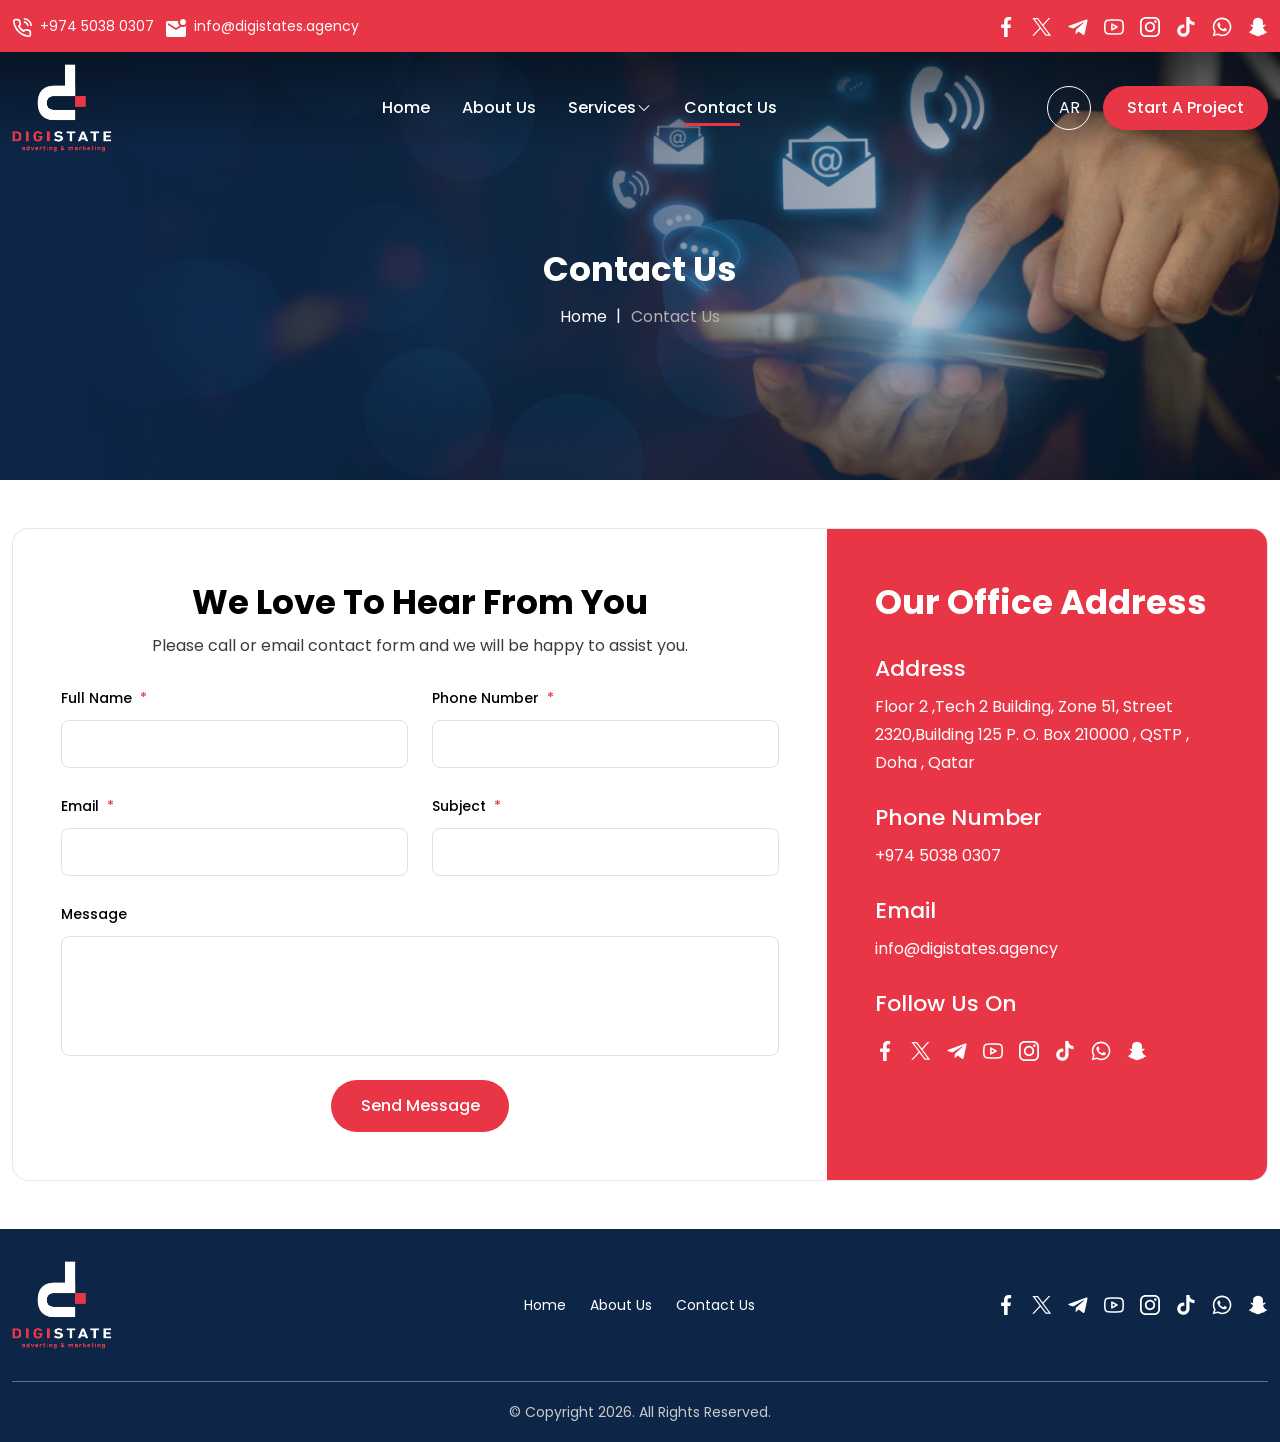
<file: contactus.html>
<!DOCTYPE html>
<html lang="en">

<head>
    <meta charset="UTF-8">
    <meta name="viewport" content="width=device-width, initial-scale=1.0">
    <meta name="description" content="Digistates is a full-service agency providing audio, display, AR/VR, and transformative digital solutions to drive brand growth.">
    <title>Digistates </title>
    <link rel="stylesheet" href="css/bootstrap.min.css">
    <link rel="stylesheet" href="css/home.css">
    <link rel="stylesheet" href="css/animate.min.css">
    <!-- <link rel="stylesheet" href="css/home-rtl.css"> -->
    <link rel="icon" href="images/logos/favicon.png" type="image/png">
    <link href="https://fonts.googleapis.com/css2?family=Poppins:ital,wght@0,100;0,200;0,300;0,400;0,500;0,600;0,700;0,800;0,900;1,100;1,200;1,300;1,400;1,500;1,600;1,700;1,800;1,900&display=swap" rel="stylesheet">
</head>

<body>


    <header class="header customheader">
        <div class="minheader">
            <div class="container">

                <div class="cont-media">
                    <div class="media">
                        <svg width="20" height="20" viewBox="0 0 20 20" fill="none" xmlns="http://www.w3.org/2000/svg"> <g clip-path="url(#clip0_2002_94)"> <path d="M12.5417 4.16667C13.3556 4.32547 14.1037 4.72355 14.6901 5.30995C15.2765 5.89635
                        15.6745 6.64439 15.8333 7.45834M12.5417 0.833336C14.2327 1.0212 15.8097 1.77848 17.0135 2.98084C18.2174 4.1832 18.9767 5.75918 19.1667 7.45M18.3333 14.1V16.6C18.3343 16.8321 18.2867 17.0618 18.1938 17.2745C18.1008 17.4871 17.9644 17.678
                        17.7934 17.8349C17.6224 17.9918 17.4205 18.1112 17.2006 18.1856C16.9808 18.2599 16.7478 18.2876 16.5167 18.2667C13.9524 17.988 11.4892 17.1118 9.325 15.7083C7.31152 14.4289 5.60445 12.7218 4.325 10.7083C2.91665 8.53434 2.0402 6.05916
                        1.76667 3.48334C1.74584 3.25289 1.77323 3.02064 1.84708 2.80136C1.92094 2.58208 2.03964 2.38058 2.19564 2.20969C2.35163 2.0388 2.5415 1.90226 2.75316 1.80877C2.96481 1.71528 3.19362 1.66689 3.425 1.66667H5.925C6.32942 1.66269 6.72149
                        1.8059 7.02813 2.06961C7.33478 2.33332 7.53506 2.69954 7.59167 3.1C7.69719 3.90006 7.89288 4.68561 8.175 5.44167C8.28712 5.73994 8.31139 6.0641 8.24492 6.37574C8.17846 6.68737 8.02405 6.97343 7.8 7.2L6.74167 8.25834C7.92796 10.3446
                        9.65538 12.072 11.7417 13.2583L12.8 12.2C13.0266 11.9759 13.3126 11.8215 13.6243 11.7551C13.9359 11.6886 14.2601 11.7129 14.5583 11.825C15.3144 12.1071 16.0999 12.3028 16.9 12.4083C17.3048 12.4654 17.6745 12.6693 17.9388 12.9812C18.2031
                        13.2932 18.3435 13.6913 18.3333 14.1Z" stroke="white" stroke-width="1.66667" stroke-linecap="round" stroke-linejoin="round"></path> </g> <defs> <clipPath id="clip0_2002_94"> <rect width="20" height="20" fill="white"></rect> </clipPath> </defs> </svg>
                        <div class="contant"><a href="#">+974 5038 0307</a></div>
                    </div>
                    <!-- End media -->
                    <div class="media">
                        <svg width="20" height="18" viewBox="0 0 20 18" fill="none" xmlns="http://www.w3.org/2000/svg">
                        <path d="M17 6C16.1667 6 15.4583 5.70833 14.875 5.125C14.2917 4.54167 14 3.83333 14 3C14 2.16667 14.2917 1.45833 14.875 0.875C15.4583 0.291667 16.1667 0 17 0C17.8333 0 18.5417 0.291667 19.125 0.875C19.7083 1.45833 20 2.16667
                        20 3C20 3.83333 19.7083 4.54167 19.125 5.125C18.5417 5.70833 17.8333 6 17 6ZM2 18C1.45 18 0.979167 17.8042 0.5875 17.4125C0.195833 17.0208 0 16.55 0 16V4C0 3.45 0.195833 2.97917 0.5875 2.5875C0.979167 2.19583 1.45 2 2 2H12.1C12.0333
                        2.33333 12 2.66667 12 3C12 3.33333 12.0333 3.66667 12.1 4C12.2167 4.53333 12.4083 5.02917 12.675 5.4875C12.9417 5.94583 13.2667 6.35 13.65 6.7L10 9L2 4V6L10 11L15.275 7.7C15.5583 7.8 15.8417 7.875 16.125 7.925C16.4083 7.975 16.7 8
                        17 8C17.5333 8 18.0583 7.91667 18.575 7.75C19.0917 7.58333 19.5667 7.33333 20 7V16C20 16.55 19.8042 17.0208 19.4125 17.4125C19.0208 17.8042 18.55 18 18 18H2Z" fill="white"></path>
                        </svg>
                        <div class="contant"><a href="mailto:"> info@digistates.agency</a></div>
                    </div>
                    <!-- End media -->
                </div>
                <!-- ENd cont-media -->

                <nav class="social">
                    <a class="icon-facebook" href="#" target="_blank" title="Facebook">
                        <svg id="Bold" enable-background="new 0 0 24 24" viewBox="0 0 24 24" xmlns="http://www.w3.org/2000/svg">
                            <path d="m15.997 3.985h2.191v-3.816c-.378-.052-1.678-.169-3.192-.169-3.159 0-5.323 1.987-5.323 5.639v3.361h-3.486v4.266h3.486v10.734h4.274v-10.733h3.345l.531-4.266h-3.877v-2.939c.001-1.233.333-2.077 2.051-2.077z"></path>
                        </svg>
                    </a>
                    <a class="icon-twitter" href="#" target="_blank" title="Twitter">
                        <svg xmlns="http://www.w3.org/2000/svg" width="20" height="19" viewBox="0 0 20 19">
                       <path d="M0.328568 0.568085L7.64408 10.3494L0.282471 18.3021H1.9394L8.38463 11.3393L13.592 18.3021H19.2302L11.503 7.97074L18.3551 0.568085H16.6982L10.7627 6.98053L5.96679 0.568085H0.328568ZM2.76517 1.78845H5.35533L16.7933 17.0818H14.2031L2.76517
                        1.78845Z"></path>
                      </svg>
                    </a>
                    <a class="icon-telegram" href="#" target="_blank" title="Telegram">
                        <svg xmlns="http://www.w3.org/2000/svg" width="23" height="19" viewBox="0 0 23 19" fill="none">
                          <path d="M9.07065 12.5706L8.70651 17.5775C9.22789 17.5775 9.45409 17.3568 9.72582 17.0947L12.1741 14.8133L17.25 18.4368C18.1796 18.9416 18.8362 18.6754 19.0858 17.6023L22.4169 2.38571C22.7148 1.04226 21.9217 0.518121 21.0141
                        0.846398L1.43614 8.15539C0.0995856 8.66159 0.120275 9.38711 1.20855 9.71677L6.21409 11.234L17.8403 4.14158C18.3865 3.78848 18.8845 3.98434 18.4748 4.33744L9.07065 12.5706Z" fill="white"></path>
                        </svg>
                    </a>
                    <a class="icon-youtube" href="#" target="_blank" title="Youtube">
                        <svg id="Layer_1" enable-background="new 0 0 511.982 511.982" viewBox="0 0 511.982 511.982" xmlns="http://www.w3.org/2000/svg">
                            <path d="m341.885 238.36-130-74c-6.188-3.524-13.787-3.488-19.946.091-6.158 3.581-9.947 10.167-9.947 17.29v148c0 7.123 3.789 13.709 9.947 17.29 6.159 3.58 13.757 3.616 19.946.091l130-74c13.396-7.478 13.392-27.287 0-34.762zm-119.894
                        56.984v-79.205l69.571 39.603zm282.306-145.855c-6.503-45.918-43.306-81.146-89.5-85.668-36.489-3.572-93.661-7.83-158.806-7.83s-122.316 4.258-158.806 7.83c-46.194 4.521-82.997 39.75-89.5 85.667-10.247 72.73-10.247 140.276 0 213.005 6.503
                        45.918 43.306 81.146 89.5 85.668 36.489 3.572 93.661 7.83 158.806 7.83s122.316-4.258 158.806-7.83c46.194-4.521 82.997-39.75 89.5-85.667 10.247-72.73 10.247-140.276 0-213.005zm-39.606 207.397c-3.906 27.584-26.025 48.747-53.791 51.465-35.604
                        3.486-91.379 7.641-154.909 7.641s-119.306-4.154-154.909-7.641c-27.766-2.718-49.885-23.881-53.791-51.466-4.844-34.203-7.3-68.148-7.3-100.894s2.456-66.69 7.3-100.895c3.906-27.584 26.025-48.747 53.791-51.465 35.604-3.486 91.379-7.641
                        154.909-7.641s119.306 4.154 154.909 7.641c27.766 2.718 49.885 23.881 53.791 51.466 9.722 69.018 9.722 132.771 0 201.789z"></path>
                        </svg>
                    </a>
                    <a class="icon-instagram" href="#" target="_blank" title="Instagram">
                        <svg width="20" height="20" viewBox="0 0 20 20" xmlns="http://www.w3.org/2000/svg">
                        <path d="M14.4805 0H5.51913C2.47588 0 0 2.476 0 5.51924V14.4806C0 17.524 2.47588 19.9999 5.51913 19.9999H14.4805C17.524 19.9999 19.9999 17.5239 19.9999 14.4806V5.51924C20 2.476 17.524 0 14.4805 0ZM18.2255 14.4806C18.2255 16.5455
                        16.5455 18.2254 14.4806 18.2254H5.51913C3.45433 18.2255 1.77449 16.5455 1.77449 14.4806V5.51924C1.77449 3.45445 3.45433 1.77449 5.51913 1.77449H14.4805C16.5454 1.77449 18.2254 3.45445 18.2254 5.51924V14.4806H18.2255Z"></path>
                        <path d="M10.0001 4.84668C7.15848 4.84668 4.84668 7.15848 4.84668 10.0001C4.84668 12.8417 7.15848 15.1534 10.0001 15.1534C12.8418 15.1534 15.1536 12.8417 15.1536 10.0001C15.1536 7.15848 12.8418 4.84668 10.0001 4.84668ZM10.0001
                        13.3788C8.13705 13.3788 6.62117 11.8631 6.62117 10C6.62117 8.13681 8.13693 6.62105 10.0001 6.62105C11.8634 6.62105 13.3791 8.13681 13.3791 10C13.3791 11.8631 11.8632 13.3788 10.0001 13.3788Z"></path>
                        <path d="M15.3696 3.3418C15.0278 3.3418 14.6919 3.48021 14.4505 3.72272C14.2078 3.96405 14.0684 4.30002 14.0684 4.64309C14.0684 4.98509 14.208 5.32094 14.4505 5.56345C14.6918 5.80478 15.0278 5.94438 15.3696 5.94438C15.7127 5.94438
                        16.0475 5.80478 16.29 5.56345C16.5325 5.32094 16.6709 4.98497 16.6709 4.64309C16.6709 4.30002 16.5325 3.96405 16.29 3.72272C16.0487 3.48021 15.7127 3.3418 15.3696 3.3418Z"></path>
                        </svg>
                    </a>
                    <a class="icon-tiktok" href="#" target="_blank" title="TikTok">
                        <svg xmlns="http://www.w3.org/2000/svg" width="19" height="21" viewBox="0 0 19 21">
                          <path d="M15.2509 4.22836C14.2481 3.47112 13.5267 2.36077 13.2729 1.08353C13.2095 0.766283 13.1764 0.440764 13.1722 0.105591H9.79989V9.32217L9.79568 14.3705C9.79568 15.7208 8.91711 16.8656 7.69918 17.267C7.3447 17.3843 6.9626
                        17.4394 6.56535 17.4187C6.05777 17.3912 5.5819 17.2367 5.16811 16.9898C4.28948 16.4643 3.69228 15.5098 3.67573 14.4174C3.6509 12.7111 5.03016 11.3194 6.73499 11.3194C7.07292 11.3194 7.39568 11.3746 7.69775 11.4739V8.04906C7.37913 8.00217
                        7.05367 7.97734 6.72539 7.97734C4.85918 7.97734 3.11295 8.75389 1.86605 10.1511C0.922602 11.2077 0.357056 12.5553 0.26878 13.9677C0.154297 15.8243 0.834285 17.5898 2.15153 18.8919C2.34463 19.0822 2.5488 19.2601 2.76121 19.4243C3.89087
                        20.2932 5.2716 20.7636 6.72539 20.7636C7.05367 20.7636 7.37913 20.7401 7.69775 20.6919C9.05637 20.4919 10.3102 19.8698 11.2992 18.8919C12.5157 17.6905 13.1861 16.0946 13.1944 14.398L13.1764 6.85871C13.7558 7.30561 14.3902 7.67665 15.0716
                        7.96217C16.1295 8.41044 17.2509 8.63665 18.4068 8.63527V5.27664L18.3971 5.27802C17.2164 5.27802 16.1267 4.88767 15.2522 4.22698L15.2509 4.22836Z"></path>
                       </svg>
                    </a>
                    <a class="icon-whatsapp" href="#" target="_blank" title="Whatsapp">
                        <svg width="20" height="20" viewBox="0 0 20 20" xmlns="http://www.w3.org/2000/svg">
                            <path fill-rule="evenodd" clip-rule="evenodd" d="M16.6319 3.34007C14.8778 1.58386 12.5449 0.616264 10.0596 0.615234C4.93836 0.615234 0.770424 4.78306 0.768364 9.90566C0.767677 11.5432 1.19546 13.1417 2.00856 14.5507L0.69043
                        19.3652L5.61585 18.0732C6.97301 18.8135 8.50091 19.2036 10.0558 19.2041H10.0597C15.1804 19.2041 19.3488 15.0359 19.3507 9.9131C19.3517 7.43042 18.3862 5.09617 16.6319 3.34007ZM10.0596 17.635H10.0564C8.67074 17.6344 7.31175 17.262 6.12592
                        16.5586L5.84405 16.3911L2.92123 17.1579L3.70137 14.3082L3.51769 14.016C2.74464 12.7865 2.33643 11.3654 2.33712 9.90623C2.33872 5.64846 5.80308 2.18445 10.0627 2.18445C12.1254 2.18513 14.0643 2.98943 15.5223 4.44912C16.9803 5.90881
                        17.7828 7.84904 17.7821 9.91253C17.7802 14.1706 14.3161 17.635 10.0596 17.635ZM14.2955 11.8513C14.0634 11.735 12.922 11.1736 12.7091 11.096C12.4965 11.0185 12.3415 10.9799 12.1869 11.2122C12.0321 11.4445 11.5873 11.9675 11.4518 12.1224C11.3163
                        12.2773 11.181 12.2968 10.9488 12.1805C10.7166 12.0644 9.96861 11.8191 9.08181 11.0282C8.39173 10.4126 7.92584 9.6524 7.79034 9.42009C7.65508 9.18754 7.7892 9.07402 7.8922 8.9463C8.14351 8.63422 8.39516 8.30704 8.47253 8.1522C8.55
                        7.99724 8.51121 7.86163 8.45307 7.74547C8.39516 7.62932 7.93088 6.48662 7.73747 6.02165C7.54887 5.56915 7.35764 5.63026 7.21505 5.62317C7.07978 5.61642 6.92494 5.61504 6.7701 5.61504C6.61538 5.61504 6.36384 5.67306 6.15098 5.90561C5.93823
                        6.13804 5.33856 6.6996 5.33856 7.84229C5.33856 8.98498 6.17043 10.0889 6.28648 10.2438C6.40252 10.3988 7.92355 12.7437 10.2523 13.7492C10.8062 13.9886 11.2386 14.1313 11.5758 14.2383C12.132 14.415 12.6379 14.39 13.038 14.3303C13.4841
                        14.2636 14.4114 13.7686 14.6051 13.2264C14.7985 12.6841 14.7985 12.2193 14.7403 12.1224C14.6824 12.0256 14.5276 11.9675 14.2955 11.8513Z"></path>
                        </svg>
                    </a>
                    <a class="icon-snapchat" href="#" target="_blank" title="Snapchat">
                        <svg xmlns="http://www.w3.org/2000/svg" width="20" height="21" viewBox="0 0 20 21">
                          <path d="M19.4118 15.6792C16.026 14.0203 15.4862 11.459 15.4622 11.269C15.4333 11.0389 15.4003 10.858 15.6511 10.6239C15.893 10.3977 16.9661 9.72544 17.2638 9.51511C17.7559 9.16682 17.9727 8.8191 17.813 8.39165C17.7013 8.09595
                        17.4292 7.98456 17.1427 7.98456C17.0522 7.98483 16.9621 7.99508 16.8738 8.01509C16.3331 8.13382 15.808 8.40805 15.5042 8.48212C15.4676 8.49165 15.4301 8.49676 15.3925 8.49738C15.2304 8.49738 15.169 8.42445 15.1846 8.22712C15.2227 7.62891
                        15.3031 6.46135 15.2098 5.37067C15.0818 3.87007 14.6036 3.12657 14.0367 2.46899C13.7624 2.15011 12.4887 0.780121 10.0308 0.780121C7.57285 0.780121 6.30087 2.15011 6.02826 2.46504C5.45959 3.12261 4.98196 3.86612 4.85516 5.36671C4.76186
                        6.45739 4.84565 7.62439 4.88029 8.22316C4.89146 8.41087 4.83448 8.49343 4.67248 8.49343C4.63478 8.49276 4.59728 8.48765 4.56076 8.47816C4.25743 8.40409 3.73233 8.12987 3.19158 8.01113C3.10337 7.99112 3.01328 7.98087 2.92287 7.9806C2.63519
                        7.9806 2.36425 8.09369 2.25253 8.38769C2.09278 8.81514 2.30839 9.16286 2.80221 9.51117C3.09997 9.7215 4.17307 10.3932 4.41496 10.6199C4.66523 10.854 4.63282 11.0349 4.60378 11.2651C4.57975 11.4579 4.03957 14.0192 0.654318 15.6752C0.456007
                        15.7724 0.118599 15.9784 0.713532 16.3108C1.64755 16.8331 2.26929 16.7773 2.7525 17.0922C3.16253 17.3596 2.92009 17.9363 3.21839 18.1444C3.58485 18.4004 4.66801 18.1262 6.06737 18.5938C7.24047 18.9851 7.95328 20.0905 10.0336 20.0905C12.1139
                        20.0905 12.8474 18.98 13.9998 18.5938C15.3963 18.1262 16.4817 18.4004 16.8487 18.1444C17.1465 17.9363 16.9046 17.3596 17.3147 17.0922C17.7978 16.7773 18.4191 16.8331 19.3536 16.3108C19.9475 15.9822 19.61 15.7764 19.4118 15.6792Z"></path>
                       </svg>
                    </a>
                </nav>

            </div>
        </div>
        <!-- ENd  -->
        <div class="container pad">
            <div class="logo">
                <a href="index.html" title=""> <img loading="lazy" src="images/logos/logo-wight.png" alt="Digistates Agency Logo" width="193" height="169"></a>
            </div>
            <!-- End logo -->
            <span class="overlay"></span>
            <nav class="navbar" id="navbar">
                <span class="cancel">
                    <svg width="10" height="10" viewBox="0 0 12 12"  xmlns="http://www.w3.org/2000/svg">
                        <path d="M6.66271 6.00002L11.8625 0.800231C12.0455 0.617161 12.0455 0.320349 11.8625 0.137303C11.6794 -0.0457441 11.3826 -0.0457675 11.1995 0.137303L5.99975 5.33709L0.799987 0.137303C0.616917 -0.0457675 0.320105 -0.0457675 0.137058 0.137303C-0.0459882 0.320373 -0.0460117 0.617185 0.137058 0.800231L5.33682 6L0.137058 11.1998C-0.0460117 11.3829 -0.0460117 11.6797 0.137058 11.8627C0.228582 11.9542 0.348558 12 0.468535 12C0.588511 12 0.708464 11.9542 0.800011 11.8627L5.99975 6.66295L11.1995 11.8627C11.291 11.9542 11.411 12 11.531 12C11.651 12 11.7709 11.9542 11.8625 11.8627C12.0455 11.6796 12.0455 11.3828 11.8625 11.1998L6.66271 6.00002Z" fill="#fff"></path>
                    </svg>
                </span>
                <div class="logo">
                    <a href="index.html" title=""> <img loading="lazy" src="images/logos/logo-wight.png" alt="Digistates Agency Logo" width="193" height="169"></a>
                </div>
                <!-- End logo -->

                <ul class="menu" id="menu">
                    <li class="menu-item ">
                        <a class="menu-link" href="index.html" title="">Home</a>
                    </li>
                    <li class="menu-item">
                        <a class="menu-link" href="aboutus.html" title=""> About Us</a>
                    </li>
                    <li class="menu-item menu-dropdown ">
                        <a class="menu-link" data-toggle="submenu" title="">
                            Services 
                            <svg xmlns="http://www.w3.org/2000/svg" viewBox="0 0 24 24" fill="currentColor" aria-hidden="true" data-slot="icon" color="var(--token-4e9ee025-4d41-457f-b60b-4d48970c270e, rgb(128, 133, 143))" ><path fill-rule="evenodd" d="M12.53 16.28a.75.75 0 0 1-1.06 0l-7.5-7.5a.75.75 0 0 1 1.06-1.06L12 14.69l6.97-6.97a.75.75 0 1 1 1.06 1.06l-7.5 7.5Z" clip-rule="evenodd"></path></svg>
                        </a>
                        <div class="submenu">
                            <a href="cybersecurity.html"> Cybersecurity & Regulatory</a>
                            <a href="cybersecurity.html"> Cybersecurity & Regulatory</a>
                            <a href="cybersecurity.html"> Cybersecurity & Regulatory</a>
                            <a href="cybersecurity.html"> Cybersecurity & Regulatory</a>
                        </div>
                    </li>
                    <!-- <li class="menu-item menu-dropdown ">
                        <a class="menu-link" data-toggle="submenu" title="">
                            Products 
                            <svg xmlns="http://www.w3.org/2000/svg" viewBox="0 0 24 24" fill="currentColor" aria-hidden="true" data-slot="icon" color="var(--token-4e9ee025-4d41-457f-b60b-4d48970c270e, rgb(128, 133, 143))" ><path fill-rule="evenodd" d="M12.53 16.28a.75.75 0 0 1-1.06 0l-7.5-7.5a.75.75 0 0 1 1.06-1.06L12 14.69l6.97-6.97a.75.75 0 1 1 1.06 1.06l-7.5 7.5Z" clip-rule="evenodd"></path></svg>
                        </a>
                        <div class="submenu">
                            <a href="products-inner.html">Audio</a>
                            <a href="products-inner.html"> Display</a>
                            <a href="products-inner.html">Network and control </a>
                            <a href="products-inner.html">AR/VR</a>
                            <a href="products-inner.html"> Video</a>
                            <a href="products-inner.html">Light</a>
                            <a href="products-inner.html">Interactive </a>
                            <a href="products-inner.html">Rigging & Mechanics </a>
                        </div>
                    </li> -->
                    <li class="menu-item activelink">
                        <a class="menu-link" href="contactus.html" title="">  contact us</a>
                    </li>
                </ul>
            </nav>
            <nav class="actions">
                <a href="ar/index.html" class="language"> AR</a>
                <!-- End language -->
                <div class="burger" id="burger">
                    <span class="burger-line"></span>
                    <span class="burger-line"></span>
                    <span class="burger-line"></span>
                </div>
                <!-- End burger -->
                <a class="bottom" href="contactus.html">Start a Project </a>
            </nav>
            <!-- End actions -->
        </div>
        <!-- ENd container -->

    </header>
    <!-- End header -->


    <main>

        <section class="map-back">
            <img loading="lazy" src="images/contact.webp" alt="Digistates" width="1200" height="400">
            <div class="container">
                <h1 class="title wow animate__animated animate__fadeInUp" data-wow-delay="0.5s" data-wow-duration="1.5s"> contact us </h1>
                <ul class="maplink wow animate__animated animate__fadeInUp" data-wow-delay="0.5s" data-wow-duration="1.5s">
                    <li><a href="index.html">Home</a></li>
                    <li> contact us</li>
                </ul>
            </div>
        </section>
        <!-- End map-back -->

        <section class="contactus-item">
            <div class="container">
                <div class="rowbox wow animate__animated animate__fadeInUp" data-wow-delay="0.5s" data-wow-duration="1.5s">
                    <div class="form-item">
                        <h2 class="title mb-1 text-center">We Love To Hear From You</h2>
                        <p class="text-center">Please call or email contact form and we will be happy to assist you.</p>
                        <div class="success-message" id="successBox"> Your request has been sent successfully! We will contact you soon. </div>
                        <form id="sessionForm" novalidate>
                            <div class="row">
                                <div class="col-sm-6 field">
                                    <label>Full Name<span class="required-star">*</span></label>
                                    <input type="text" class="form-control" id="fullName" placeholder="">
                                    <span class="error-text">This field is required.</span>
                                </div>
                                <!-- End field -->
                                <div class="col-sm-6 field">
                                    <label>phone number<span class="required-star">*</span></label>
                                    <input type="tel" class="form-control" id="phone" placeholder="">
                                    <span class="error-text">Please enter a valid phone number.</span>
                                </div>
                                <!-- End field -->
                                <div class="col-sm-6 field">
                                    <label>Email<span class="required-star">*</span></label>
                                    <input type="email" class="form-control" id="email" placeholder="">
                                    <span class="error-text">Please enter a valid email address.</span>
                                </div>
                                <!-- End field -->

                                <div class="col-sm-6 field">
                                    <label>subject<span class="required-star">*</span></label>
                                    <input type="text" class="form-control" id="subject" placeholder="">
                                    <span class="error-text">Please enter the subject.</span>
                                </div>
                                <!-- End field -->

                                <div class="col-sm-12 field">
                                    <label>message</label>
                                    <textarea class="form-control" placeholder=""></textarea>
                                </div>
                                <!-- End field -->
                                <div class="col-sm-12 field text-center">
                                    <button type="submit" class="bottom">send message</button>
                                </div>
                                <!-- End field -->
                            </div>
                            <!-- End row -->
                        </form>
                    </div>
                    <!-- End form-item -->
                    <div class="item">
                        <h3 class="title">Our Office Address</h3>
                        <div class="media">
                            <h4 class="title">Address</h4>
                            <p> Floor 2 ,Tech 2 Building, Zone 51, Street 2320,Building 125 P. O. Box 210000 , QSTP , Doha , Qatar</p>

                        </div>
                        <!-- End media -->
                        <div class="media">
                            <h4 class="title">Phone Number</h4>
                            <a href="#" class="info">+974 5038 0307</a>
                        </div>
                        <!-- End media -->
                        <div class="media">
                            <h4 class="title">Email</h4>
                            <a href="mailto:" class="info"> info@digistates.agency</a>
                        </div>
                        <!-- End media -->
                        <div class="media">
                            <h4 class="title">Follow us on</h4>
                            <nav class="social">
                                <a class="icon-facebook" href="#" target="_blank" title="Facebook">
                                    <svg id="Bold" enable-background="new 0 0 24 24" viewBox="0 0 24 24" xmlns="http://www.w3.org/2000/svg">
                            <path d="m15.997 3.985h2.191v-3.816c-.378-.052-1.678-.169-3.192-.169-3.159 0-5.323 1.987-5.323 5.639v3.361h-3.486v4.266h3.486v10.734h4.274v-10.733h3.345l.531-4.266h-3.877v-2.939c.001-1.233.333-2.077 2.051-2.077z"></path>
                        </svg>
                                </a>
                                <a class="icon-twitter" href="#" target="_blank" title="Twitter">
                                    <svg xmlns="http://www.w3.org/2000/svg" width="20" height="19" viewBox="0 0 20 19">
                       <path d="M0.328568 0.568085L7.64408 10.3494L0.282471 18.3021H1.9394L8.38463 11.3393L13.592 18.3021H19.2302L11.503 7.97074L18.3551 0.568085H16.6982L10.7627 6.98053L5.96679 0.568085H0.328568ZM2.76517 1.78845H5.35533L16.7933 17.0818H14.2031L2.76517
                        1.78845Z"></path>
                      </svg>
                                </a>
                                <a class="icon-telegram" href="#" target="_blank" title="Telegram">
                                    <svg xmlns="http://www.w3.org/2000/svg" width="23" height="19" viewBox="0 0 23 19" fill="none">
                          <path d="M9.07065 12.5706L8.70651 17.5775C9.22789 17.5775 9.45409 17.3568 9.72582 17.0947L12.1741 14.8133L17.25 18.4368C18.1796 18.9416 18.8362 18.6754 19.0858 17.6023L22.4169 2.38571C22.7148 1.04226 21.9217 0.518121 21.0141
                        0.846398L1.43614 8.15539C0.0995856 8.66159 0.120275 9.38711 1.20855 9.71677L6.21409 11.234L17.8403 4.14158C18.3865 3.78848 18.8845 3.98434 18.4748 4.33744L9.07065 12.5706Z" fill="white"></path>
                        </svg>
                                </a>
                                <a class="icon-youtube" href="#" target="_blank" title="Youtube">
                                    <svg id="Layer_1" enable-background="new 0 0 511.982 511.982" viewBox="0 0 511.982 511.982" xmlns="http://www.w3.org/2000/svg">
                            <path d="m341.885 238.36-130-74c-6.188-3.524-13.787-3.488-19.946.091-6.158 3.581-9.947 10.167-9.947 17.29v148c0 7.123 3.789 13.709 9.947 17.29 6.159 3.58 13.757 3.616 19.946.091l130-74c13.396-7.478 13.392-27.287 0-34.762zm-119.894
                        56.984v-79.205l69.571 39.603zm282.306-145.855c-6.503-45.918-43.306-81.146-89.5-85.668-36.489-3.572-93.661-7.83-158.806-7.83s-122.316 4.258-158.806 7.83c-46.194 4.521-82.997 39.75-89.5 85.667-10.247 72.73-10.247 140.276 0 213.005 6.503
                        45.918 43.306 81.146 89.5 85.668 36.489 3.572 93.661 7.83 158.806 7.83s122.316-4.258 158.806-7.83c46.194-4.521 82.997-39.75 89.5-85.667 10.247-72.73 10.247-140.276 0-213.005zm-39.606 207.397c-3.906 27.584-26.025 48.747-53.791 51.465-35.604
                        3.486-91.379 7.641-154.909 7.641s-119.306-4.154-154.909-7.641c-27.766-2.718-49.885-23.881-53.791-51.466-4.844-34.203-7.3-68.148-7.3-100.894s2.456-66.69 7.3-100.895c3.906-27.584 26.025-48.747 53.791-51.465 35.604-3.486 91.379-7.641
                        154.909-7.641s119.306 4.154 154.909 7.641c27.766 2.718 49.885 23.881 53.791 51.466 9.722 69.018 9.722 132.771 0 201.789z"></path>
                        </svg>
                                </a>
                                <a class="icon-instagram" href="#" target="_blank" title="Instagram">
                                    <svg width="20" height="20" viewBox="0 0 20 20" xmlns="http://www.w3.org/2000/svg">
                        <path d="M14.4805 0H5.51913C2.47588 0 0 2.476 0 5.51924V14.4806C0 17.524 2.47588 19.9999 5.51913 19.9999H14.4805C17.524 19.9999 19.9999 17.5239 19.9999 14.4806V5.51924C20 2.476 17.524 0 14.4805 0ZM18.2255 14.4806C18.2255 16.5455
                        16.5455 18.2254 14.4806 18.2254H5.51913C3.45433 18.2255 1.77449 16.5455 1.77449 14.4806V5.51924C1.77449 3.45445 3.45433 1.77449 5.51913 1.77449H14.4805C16.5454 1.77449 18.2254 3.45445 18.2254 5.51924V14.4806H18.2255Z"></path>
                        <path d="M10.0001 4.84668C7.15848 4.84668 4.84668 7.15848 4.84668 10.0001C4.84668 12.8417 7.15848 15.1534 10.0001 15.1534C12.8418 15.1534 15.1536 12.8417 15.1536 10.0001C15.1536 7.15848 12.8418 4.84668 10.0001 4.84668ZM10.0001
                        13.3788C8.13705 13.3788 6.62117 11.8631 6.62117 10C6.62117 8.13681 8.13693 6.62105 10.0001 6.62105C11.8634 6.62105 13.3791 8.13681 13.3791 10C13.3791 11.8631 11.8632 13.3788 10.0001 13.3788Z"></path>
                        <path d="M15.3696 3.3418C15.0278 3.3418 14.6919 3.48021 14.4505 3.72272C14.2078 3.96405 14.0684 4.30002 14.0684 4.64309C14.0684 4.98509 14.208 5.32094 14.4505 5.56345C14.6918 5.80478 15.0278 5.94438 15.3696 5.94438C15.7127 5.94438
                        16.0475 5.80478 16.29 5.56345C16.5325 5.32094 16.6709 4.98497 16.6709 4.64309C16.6709 4.30002 16.5325 3.96405 16.29 3.72272C16.0487 3.48021 15.7127 3.3418 15.3696 3.3418Z"></path>
                        </svg>
                                </a>
                                <a class="icon-tiktok" href="#" target="_blank" title="TikTok">
                                    <svg xmlns="http://www.w3.org/2000/svg" width="19" height="21" viewBox="0 0 19 21">
                          <path d="M15.2509 4.22836C14.2481 3.47112 13.5267 2.36077 13.2729 1.08353C13.2095 0.766283 13.1764 0.440764 13.1722 0.105591H9.79989V9.32217L9.79568 14.3705C9.79568 15.7208 8.91711 16.8656 7.69918 17.267C7.3447 17.3843 6.9626
                        17.4394 6.56535 17.4187C6.05777 17.3912 5.5819 17.2367 5.16811 16.9898C4.28948 16.4643 3.69228 15.5098 3.67573 14.4174C3.6509 12.7111 5.03016 11.3194 6.73499 11.3194C7.07292 11.3194 7.39568 11.3746 7.69775 11.4739V8.04906C7.37913 8.00217
                        7.05367 7.97734 6.72539 7.97734C4.85918 7.97734 3.11295 8.75389 1.86605 10.1511C0.922602 11.2077 0.357056 12.5553 0.26878 13.9677C0.154297 15.8243 0.834285 17.5898 2.15153 18.8919C2.34463 19.0822 2.5488 19.2601 2.76121 19.4243C3.89087
                        20.2932 5.2716 20.7636 6.72539 20.7636C7.05367 20.7636 7.37913 20.7401 7.69775 20.6919C9.05637 20.4919 10.3102 19.8698 11.2992 18.8919C12.5157 17.6905 13.1861 16.0946 13.1944 14.398L13.1764 6.85871C13.7558 7.30561 14.3902 7.67665 15.0716
                        7.96217C16.1295 8.41044 17.2509 8.63665 18.4068 8.63527V5.27664L18.3971 5.27802C17.2164 5.27802 16.1267 4.88767 15.2522 4.22698L15.2509 4.22836Z"></path>
                       </svg>
                                </a>
                                <a class="icon-whatsapp" href="#" target="_blank" title="Whatsapp">
                                    <svg width="20" height="20" viewBox="0 0 20 20" xmlns="http://www.w3.org/2000/svg">
                            <path fill-rule="evenodd" clip-rule="evenodd" d="M16.6319 3.34007C14.8778 1.58386 12.5449 0.616264 10.0596 0.615234C4.93836 0.615234 0.770424 4.78306 0.768364 9.90566C0.767677 11.5432 1.19546 13.1417 2.00856 14.5507L0.69043
                        19.3652L5.61585 18.0732C6.97301 18.8135 8.50091 19.2036 10.0558 19.2041H10.0597C15.1804 19.2041 19.3488 15.0359 19.3507 9.9131C19.3517 7.43042 18.3862 5.09617 16.6319 3.34007ZM10.0596 17.635H10.0564C8.67074 17.6344 7.31175 17.262 6.12592
                        16.5586L5.84405 16.3911L2.92123 17.1579L3.70137 14.3082L3.51769 14.016C2.74464 12.7865 2.33643 11.3654 2.33712 9.90623C2.33872 5.64846 5.80308 2.18445 10.0627 2.18445C12.1254 2.18513 14.0643 2.98943 15.5223 4.44912C16.9803 5.90881
                        17.7828 7.84904 17.7821 9.91253C17.7802 14.1706 14.3161 17.635 10.0596 17.635ZM14.2955 11.8513C14.0634 11.735 12.922 11.1736 12.7091 11.096C12.4965 11.0185 12.3415 10.9799 12.1869 11.2122C12.0321 11.4445 11.5873 11.9675 11.4518 12.1224C11.3163
                        12.2773 11.181 12.2968 10.9488 12.1805C10.7166 12.0644 9.96861 11.8191 9.08181 11.0282C8.39173 10.4126 7.92584 9.6524 7.79034 9.42009C7.65508 9.18754 7.7892 9.07402 7.8922 8.9463C8.14351 8.63422 8.39516 8.30704 8.47253 8.1522C8.55
                        7.99724 8.51121 7.86163 8.45307 7.74547C8.39516 7.62932 7.93088 6.48662 7.73747 6.02165C7.54887 5.56915 7.35764 5.63026 7.21505 5.62317C7.07978 5.61642 6.92494 5.61504 6.7701 5.61504C6.61538 5.61504 6.36384 5.67306 6.15098 5.90561C5.93823
                        6.13804 5.33856 6.6996 5.33856 7.84229C5.33856 8.98498 6.17043 10.0889 6.28648 10.2438C6.40252 10.3988 7.92355 12.7437 10.2523 13.7492C10.8062 13.9886 11.2386 14.1313 11.5758 14.2383C12.132 14.415 12.6379 14.39 13.038 14.3303C13.4841
                        14.2636 14.4114 13.7686 14.6051 13.2264C14.7985 12.6841 14.7985 12.2193 14.7403 12.1224C14.6824 12.0256 14.5276 11.9675 14.2955 11.8513Z"></path>
                        </svg>
                                </a>
                                <a class="icon-snapchat" href="#" target="_blank" title="Snapchat">
                                    <svg xmlns="http://www.w3.org/2000/svg" width="20" height="21" viewBox="0 0 20 21">
                          <path d="M19.4118 15.6792C16.026 14.0203 15.4862 11.459 15.4622 11.269C15.4333 11.0389 15.4003 10.858 15.6511 10.6239C15.893 10.3977 16.9661 9.72544 17.2638 9.51511C17.7559 9.16682 17.9727 8.8191 17.813 8.39165C17.7013 8.09595
                        17.4292 7.98456 17.1427 7.98456C17.0522 7.98483 16.9621 7.99508 16.8738 8.01509C16.3331 8.13382 15.808 8.40805 15.5042 8.48212C15.4676 8.49165 15.4301 8.49676 15.3925 8.49738C15.2304 8.49738 15.169 8.42445 15.1846 8.22712C15.2227 7.62891
                        15.3031 6.46135 15.2098 5.37067C15.0818 3.87007 14.6036 3.12657 14.0367 2.46899C13.7624 2.15011 12.4887 0.780121 10.0308 0.780121C7.57285 0.780121 6.30087 2.15011 6.02826 2.46504C5.45959 3.12261 4.98196 3.86612 4.85516 5.36671C4.76186
                        6.45739 4.84565 7.62439 4.88029 8.22316C4.89146 8.41087 4.83448 8.49343 4.67248 8.49343C4.63478 8.49276 4.59728 8.48765 4.56076 8.47816C4.25743 8.40409 3.73233 8.12987 3.19158 8.01113C3.10337 7.99112 3.01328 7.98087 2.92287 7.9806C2.63519
                        7.9806 2.36425 8.09369 2.25253 8.38769C2.09278 8.81514 2.30839 9.16286 2.80221 9.51117C3.09997 9.7215 4.17307 10.3932 4.41496 10.6199C4.66523 10.854 4.63282 11.0349 4.60378 11.2651C4.57975 11.4579 4.03957 14.0192 0.654318 15.6752C0.456007
                        15.7724 0.118599 15.9784 0.713532 16.3108C1.64755 16.8331 2.26929 16.7773 2.7525 17.0922C3.16253 17.3596 2.92009 17.9363 3.21839 18.1444C3.58485 18.4004 4.66801 18.1262 6.06737 18.5938C7.24047 18.9851 7.95328 20.0905 10.0336 20.0905C12.1139
                        20.0905 12.8474 18.98 13.9998 18.5938C15.3963 18.1262 16.4817 18.4004 16.8487 18.1444C17.1465 17.9363 16.9046 17.3596 17.3147 17.0922C17.7978 16.7773 18.4191 16.8331 19.3536 16.3108C19.9475 15.9822 19.61 15.7764 19.4118 15.6792Z"></path>
                       </svg>
                                </a>
                            </nav>
                        </div>
                        <!-- End media -->
                    </div>
                    <!-- End item -->
                </div>
                <!-- End rowbox -->
            </div>
            <!-- End container -->
        </section>
        <!-- End contactus-item -->

    </main>

    <footer class="footer">
        <div class="container">
            <div class="rowbox">
                <div class="logo"><img loading="lazy" src="images/logos/logo-wight.png" alt="Digistates Agency Logo" width="193" height="169"></div>

                <nav class="navmenu">
                    <a href="index.html">home</a>
                    <a href="aboutus.html"> About Us</a>
                    <!-- <a href="products.html">  Products   </a> -->
                    <a href="contactus.html">Contact us</a>
                </nav>

                <nav class="social">
                    <a class="icon-facebook" href="#" target="_blank" title="Facebook">
                        <svg id="Bold" enable-background="new 0 0 24 24" viewBox="0 0 24 24" xmlns="http://www.w3.org/2000/svg">
                            <path d="m15.997 3.985h2.191v-3.816c-.378-.052-1.678-.169-3.192-.169-3.159 0-5.323 1.987-5.323 5.639v3.361h-3.486v4.266h3.486v10.734h4.274v-10.733h3.345l.531-4.266h-3.877v-2.939c.001-1.233.333-2.077 2.051-2.077z"></path>
                        </svg>
                    </a>
                    <a class="icon-twitter" href="#" target="_blank" title="Twitter">
                        <svg xmlns="http://www.w3.org/2000/svg" width="20" height="19" viewBox="0 0 20 19">
                       <path d="M0.328568 0.568085L7.64408 10.3494L0.282471 18.3021H1.9394L8.38463 11.3393L13.592 18.3021H19.2302L11.503 7.97074L18.3551 0.568085H16.6982L10.7627 6.98053L5.96679 0.568085H0.328568ZM2.76517 1.78845H5.35533L16.7933 17.0818H14.2031L2.76517
                        1.78845Z"></path>
                      </svg>
                    </a>
                    <a class="icon-telegram" href="#" target="_blank" title="Telegram">
                        <svg xmlns="http://www.w3.org/2000/svg" width="23" height="19" viewBox="0 0 23 19" fill="none">
                          <path d="M9.07065 12.5706L8.70651 17.5775C9.22789 17.5775 9.45409 17.3568 9.72582 17.0947L12.1741 14.8133L17.25 18.4368C18.1796 18.9416 18.8362 18.6754 19.0858 17.6023L22.4169 2.38571C22.7148 1.04226 21.9217 0.518121 21.0141
                        0.846398L1.43614 8.15539C0.0995856 8.66159 0.120275 9.38711 1.20855 9.71677L6.21409 11.234L17.8403 4.14158C18.3865 3.78848 18.8845 3.98434 18.4748 4.33744L9.07065 12.5706Z" fill="white"></path>
                        </svg>
                    </a>
                    <a class="icon-youtube" href="#" target="_blank" title="Youtube">
                        <svg id="Layer_1" enable-background="new 0 0 511.982 511.982" viewBox="0 0 511.982 511.982" xmlns="http://www.w3.org/2000/svg">
                            <path d="m341.885 238.36-130-74c-6.188-3.524-13.787-3.488-19.946.091-6.158 3.581-9.947 10.167-9.947 17.29v148c0 7.123 3.789 13.709 9.947 17.29 6.159 3.58 13.757 3.616 19.946.091l130-74c13.396-7.478 13.392-27.287 0-34.762zm-119.894
                        56.984v-79.205l69.571 39.603zm282.306-145.855c-6.503-45.918-43.306-81.146-89.5-85.668-36.489-3.572-93.661-7.83-158.806-7.83s-122.316 4.258-158.806 7.83c-46.194 4.521-82.997 39.75-89.5 85.667-10.247 72.73-10.247 140.276 0 213.005 6.503
                        45.918 43.306 81.146 89.5 85.668 36.489 3.572 93.661 7.83 158.806 7.83s122.316-4.258 158.806-7.83c46.194-4.521 82.997-39.75 89.5-85.667 10.247-72.73 10.247-140.276 0-213.005zm-39.606 207.397c-3.906 27.584-26.025 48.747-53.791 51.465-35.604
                        3.486-91.379 7.641-154.909 7.641s-119.306-4.154-154.909-7.641c-27.766-2.718-49.885-23.881-53.791-51.466-4.844-34.203-7.3-68.148-7.3-100.894s2.456-66.69 7.3-100.895c3.906-27.584 26.025-48.747 53.791-51.465 35.604-3.486 91.379-7.641
                        154.909-7.641s119.306 4.154 154.909 7.641c27.766 2.718 49.885 23.881 53.791 51.466 9.722 69.018 9.722 132.771 0 201.789z"></path>
                        </svg>
                    </a>
                    <a class="icon-instagram" href="#" target="_blank" title="Instagram">
                        <svg width="20" height="20" viewBox="0 0 20 20" xmlns="http://www.w3.org/2000/svg">
                        <path d="M14.4805 0H5.51913C2.47588 0 0 2.476 0 5.51924V14.4806C0 17.524 2.47588 19.9999 5.51913 19.9999H14.4805C17.524 19.9999 19.9999 17.5239 19.9999 14.4806V5.51924C20 2.476 17.524 0 14.4805 0ZM18.2255 14.4806C18.2255 16.5455
                        16.5455 18.2254 14.4806 18.2254H5.51913C3.45433 18.2255 1.77449 16.5455 1.77449 14.4806V5.51924C1.77449 3.45445 3.45433 1.77449 5.51913 1.77449H14.4805C16.5454 1.77449 18.2254 3.45445 18.2254 5.51924V14.4806H18.2255Z"></path>
                        <path d="M10.0001 4.84668C7.15848 4.84668 4.84668 7.15848 4.84668 10.0001C4.84668 12.8417 7.15848 15.1534 10.0001 15.1534C12.8418 15.1534 15.1536 12.8417 15.1536 10.0001C15.1536 7.15848 12.8418 4.84668 10.0001 4.84668ZM10.0001
                        13.3788C8.13705 13.3788 6.62117 11.8631 6.62117 10C6.62117 8.13681 8.13693 6.62105 10.0001 6.62105C11.8634 6.62105 13.3791 8.13681 13.3791 10C13.3791 11.8631 11.8632 13.3788 10.0001 13.3788Z"></path>
                        <path d="M15.3696 3.3418C15.0278 3.3418 14.6919 3.48021 14.4505 3.72272C14.2078 3.96405 14.0684 4.30002 14.0684 4.64309C14.0684 4.98509 14.208 5.32094 14.4505 5.56345C14.6918 5.80478 15.0278 5.94438 15.3696 5.94438C15.7127 5.94438
                        16.0475 5.80478 16.29 5.56345C16.5325 5.32094 16.6709 4.98497 16.6709 4.64309C16.6709 4.30002 16.5325 3.96405 16.29 3.72272C16.0487 3.48021 15.7127 3.3418 15.3696 3.3418Z"></path>
                        </svg>
                    </a>
                    <a class="icon-tiktok" href="#" target="_blank" title="TikTok">
                        <svg xmlns="http://www.w3.org/2000/svg" width="19" height="21" viewBox="0 0 19 21">
                          <path d="M15.2509 4.22836C14.2481 3.47112 13.5267 2.36077 13.2729 1.08353C13.2095 0.766283 13.1764 0.440764 13.1722 0.105591H9.79989V9.32217L9.79568 14.3705C9.79568 15.7208 8.91711 16.8656 7.69918 17.267C7.3447 17.3843 6.9626
                        17.4394 6.56535 17.4187C6.05777 17.3912 5.5819 17.2367 5.16811 16.9898C4.28948 16.4643 3.69228 15.5098 3.67573 14.4174C3.6509 12.7111 5.03016 11.3194 6.73499 11.3194C7.07292 11.3194 7.39568 11.3746 7.69775 11.4739V8.04906C7.37913 8.00217
                        7.05367 7.97734 6.72539 7.97734C4.85918 7.97734 3.11295 8.75389 1.86605 10.1511C0.922602 11.2077 0.357056 12.5553 0.26878 13.9677C0.154297 15.8243 0.834285 17.5898 2.15153 18.8919C2.34463 19.0822 2.5488 19.2601 2.76121 19.4243C3.89087
                        20.2932 5.2716 20.7636 6.72539 20.7636C7.05367 20.7636 7.37913 20.7401 7.69775 20.6919C9.05637 20.4919 10.3102 19.8698 11.2992 18.8919C12.5157 17.6905 13.1861 16.0946 13.1944 14.398L13.1764 6.85871C13.7558 7.30561 14.3902 7.67665 15.0716
                        7.96217C16.1295 8.41044 17.2509 8.63665 18.4068 8.63527V5.27664L18.3971 5.27802C17.2164 5.27802 16.1267 4.88767 15.2522 4.22698L15.2509 4.22836Z"></path>
                       </svg>
                    </a>
                    <a class="icon-whatsapp" href="#" target="_blank" title="Whatsapp">
                        <svg width="20" height="20" viewBox="0 0 20 20" xmlns="http://www.w3.org/2000/svg">
                            <path fill-rule="evenodd" clip-rule="evenodd" d="M16.6319 3.34007C14.8778 1.58386 12.5449 0.616264 10.0596 0.615234C4.93836 0.615234 0.770424 4.78306 0.768364 9.90566C0.767677 11.5432 1.19546 13.1417 2.00856 14.5507L0.69043
                        19.3652L5.61585 18.0732C6.97301 18.8135 8.50091 19.2036 10.0558 19.2041H10.0597C15.1804 19.2041 19.3488 15.0359 19.3507 9.9131C19.3517 7.43042 18.3862 5.09617 16.6319 3.34007ZM10.0596 17.635H10.0564C8.67074 17.6344 7.31175 17.262 6.12592
                        16.5586L5.84405 16.3911L2.92123 17.1579L3.70137 14.3082L3.51769 14.016C2.74464 12.7865 2.33643 11.3654 2.33712 9.90623C2.33872 5.64846 5.80308 2.18445 10.0627 2.18445C12.1254 2.18513 14.0643 2.98943 15.5223 4.44912C16.9803 5.90881
                        17.7828 7.84904 17.7821 9.91253C17.7802 14.1706 14.3161 17.635 10.0596 17.635ZM14.2955 11.8513C14.0634 11.735 12.922 11.1736 12.7091 11.096C12.4965 11.0185 12.3415 10.9799 12.1869 11.2122C12.0321 11.4445 11.5873 11.9675 11.4518 12.1224C11.3163
                        12.2773 11.181 12.2968 10.9488 12.1805C10.7166 12.0644 9.96861 11.8191 9.08181 11.0282C8.39173 10.4126 7.92584 9.6524 7.79034 9.42009C7.65508 9.18754 7.7892 9.07402 7.8922 8.9463C8.14351 8.63422 8.39516 8.30704 8.47253 8.1522C8.55
                        7.99724 8.51121 7.86163 8.45307 7.74547C8.39516 7.62932 7.93088 6.48662 7.73747 6.02165C7.54887 5.56915 7.35764 5.63026 7.21505 5.62317C7.07978 5.61642 6.92494 5.61504 6.7701 5.61504C6.61538 5.61504 6.36384 5.67306 6.15098 5.90561C5.93823
                        6.13804 5.33856 6.6996 5.33856 7.84229C5.33856 8.98498 6.17043 10.0889 6.28648 10.2438C6.40252 10.3988 7.92355 12.7437 10.2523 13.7492C10.8062 13.9886 11.2386 14.1313 11.5758 14.2383C12.132 14.415 12.6379 14.39 13.038 14.3303C13.4841
                        14.2636 14.4114 13.7686 14.6051 13.2264C14.7985 12.6841 14.7985 12.2193 14.7403 12.1224C14.6824 12.0256 14.5276 11.9675 14.2955 11.8513Z"></path>
                        </svg>
                    </a>
                    <a class="icon-snapchat" href="#" target="_blank" title="Snapchat">
                        <svg xmlns="http://www.w3.org/2000/svg" width="20" height="21" viewBox="0 0 20 21">
                          <path d="M19.4118 15.6792C16.026 14.0203 15.4862 11.459 15.4622 11.269C15.4333 11.0389 15.4003 10.858 15.6511 10.6239C15.893 10.3977 16.9661 9.72544 17.2638 9.51511C17.7559 9.16682 17.9727 8.8191 17.813 8.39165C17.7013 8.09595
                        17.4292 7.98456 17.1427 7.98456C17.0522 7.98483 16.9621 7.99508 16.8738 8.01509C16.3331 8.13382 15.808 8.40805 15.5042 8.48212C15.4676 8.49165 15.4301 8.49676 15.3925 8.49738C15.2304 8.49738 15.169 8.42445 15.1846 8.22712C15.2227 7.62891
                        15.3031 6.46135 15.2098 5.37067C15.0818 3.87007 14.6036 3.12657 14.0367 2.46899C13.7624 2.15011 12.4887 0.780121 10.0308 0.780121C7.57285 0.780121 6.30087 2.15011 6.02826 2.46504C5.45959 3.12261 4.98196 3.86612 4.85516 5.36671C4.76186
                        6.45739 4.84565 7.62439 4.88029 8.22316C4.89146 8.41087 4.83448 8.49343 4.67248 8.49343C4.63478 8.49276 4.59728 8.48765 4.56076 8.47816C4.25743 8.40409 3.73233 8.12987 3.19158 8.01113C3.10337 7.99112 3.01328 7.98087 2.92287 7.9806C2.63519
                        7.9806 2.36425 8.09369 2.25253 8.38769C2.09278 8.81514 2.30839 9.16286 2.80221 9.51117C3.09997 9.7215 4.17307 10.3932 4.41496 10.6199C4.66523 10.854 4.63282 11.0349 4.60378 11.2651C4.57975 11.4579 4.03957 14.0192 0.654318 15.6752C0.456007
                        15.7724 0.118599 15.9784 0.713532 16.3108C1.64755 16.8331 2.26929 16.7773 2.7525 17.0922C3.16253 17.3596 2.92009 17.9363 3.21839 18.1444C3.58485 18.4004 4.66801 18.1262 6.06737 18.5938C7.24047 18.9851 7.95328 20.0905 10.0336 20.0905C12.1139
                        20.0905 12.8474 18.98 13.9998 18.5938C15.3963 18.1262 16.4817 18.4004 16.8487 18.1444C17.1465 17.9363 16.9046 17.3596 17.3147 17.0922C17.7978 16.7773 18.4191 16.8331 19.3536 16.3108C19.9475 15.9822 19.61 15.7764 19.4118 15.6792Z"></path>
                       </svg>
                    </a>
                </nav>

            </div>
            <div class="copyright">
                <p>© Copyright 2026. All Rights Reserved.</p>
            </div>
            <!-- End copyright -->
        </div>
        <span class="scrollTopBtn">
            <svg width="12" height="12" viewBox="0 0 12 12" xmlns="http://www.w3.org/2000/svg">
            <path d="M2.89638 6.3293L8.44673 11.8643C8.62858 12.0455 8.923 12.0452 9.10455 11.8634C9.28595 11.6815 9.28548 11.3869 9.10361 11.2055L3.88363 5.99998L9.1038 0.794442C9.28565 0.613036 9.28612 0.318639 9.10474 0.136765C9.01373 0.0455932 8.8945
                        7.59915e-06 8.77528 7.58873e-06C8.65635 7.57833e-06 8.5376 0.045288 8.44675 0.135827L2.89638 5.67069C2.80879 5.75783 2.75964 5.87642 2.75964 5.99998C2.75964 6.12354 2.80893 6.242 2.89638 6.3293Z"></path>
          </svg>
        </span>
        <!-- End scrollTopBtn -->
    </footer>
    <!-- End footer -->



    <script src="js/jquery.js"></script>
    <script src="js/bootstrap.min.js"></script>
    <script src="js/slick.min.js"></script>
    <script src="js/wow.min.js"></script>
    <script src="js/plugin.js"></script>

</body>

</html>
</file>
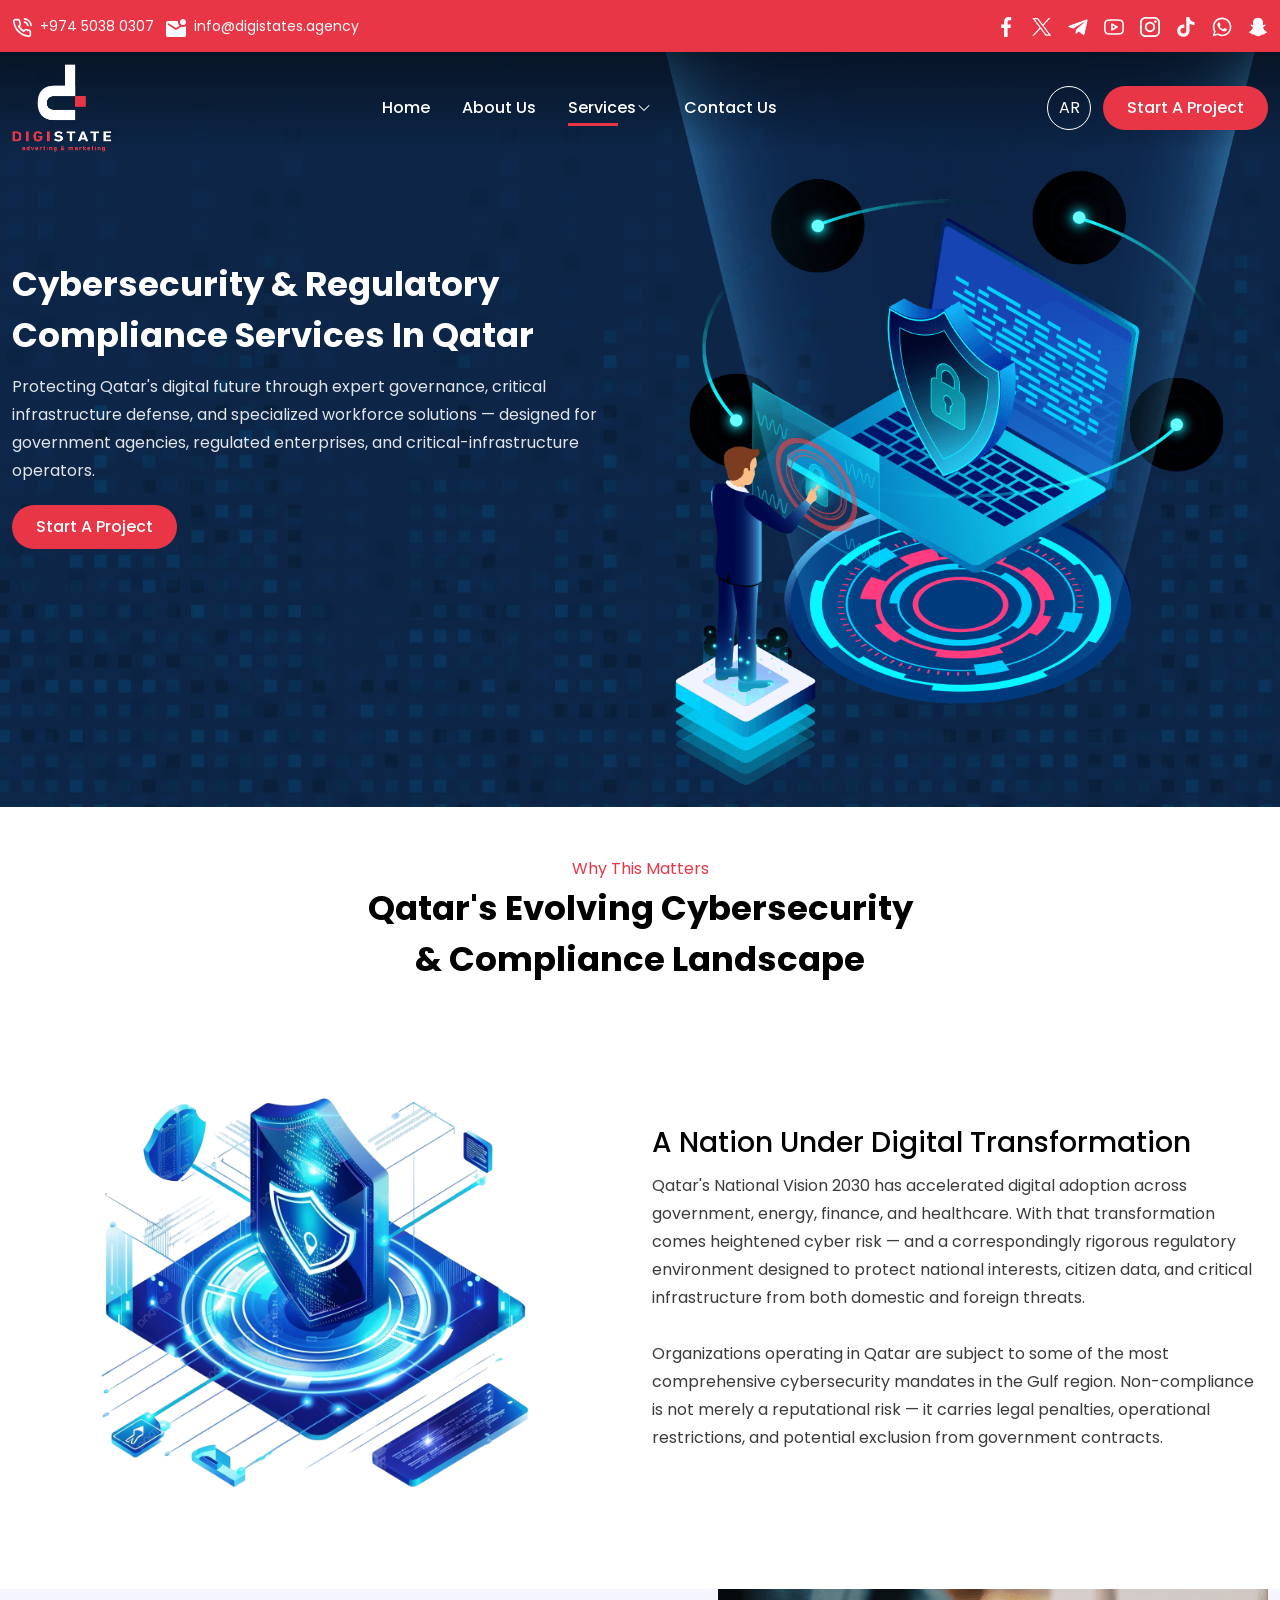
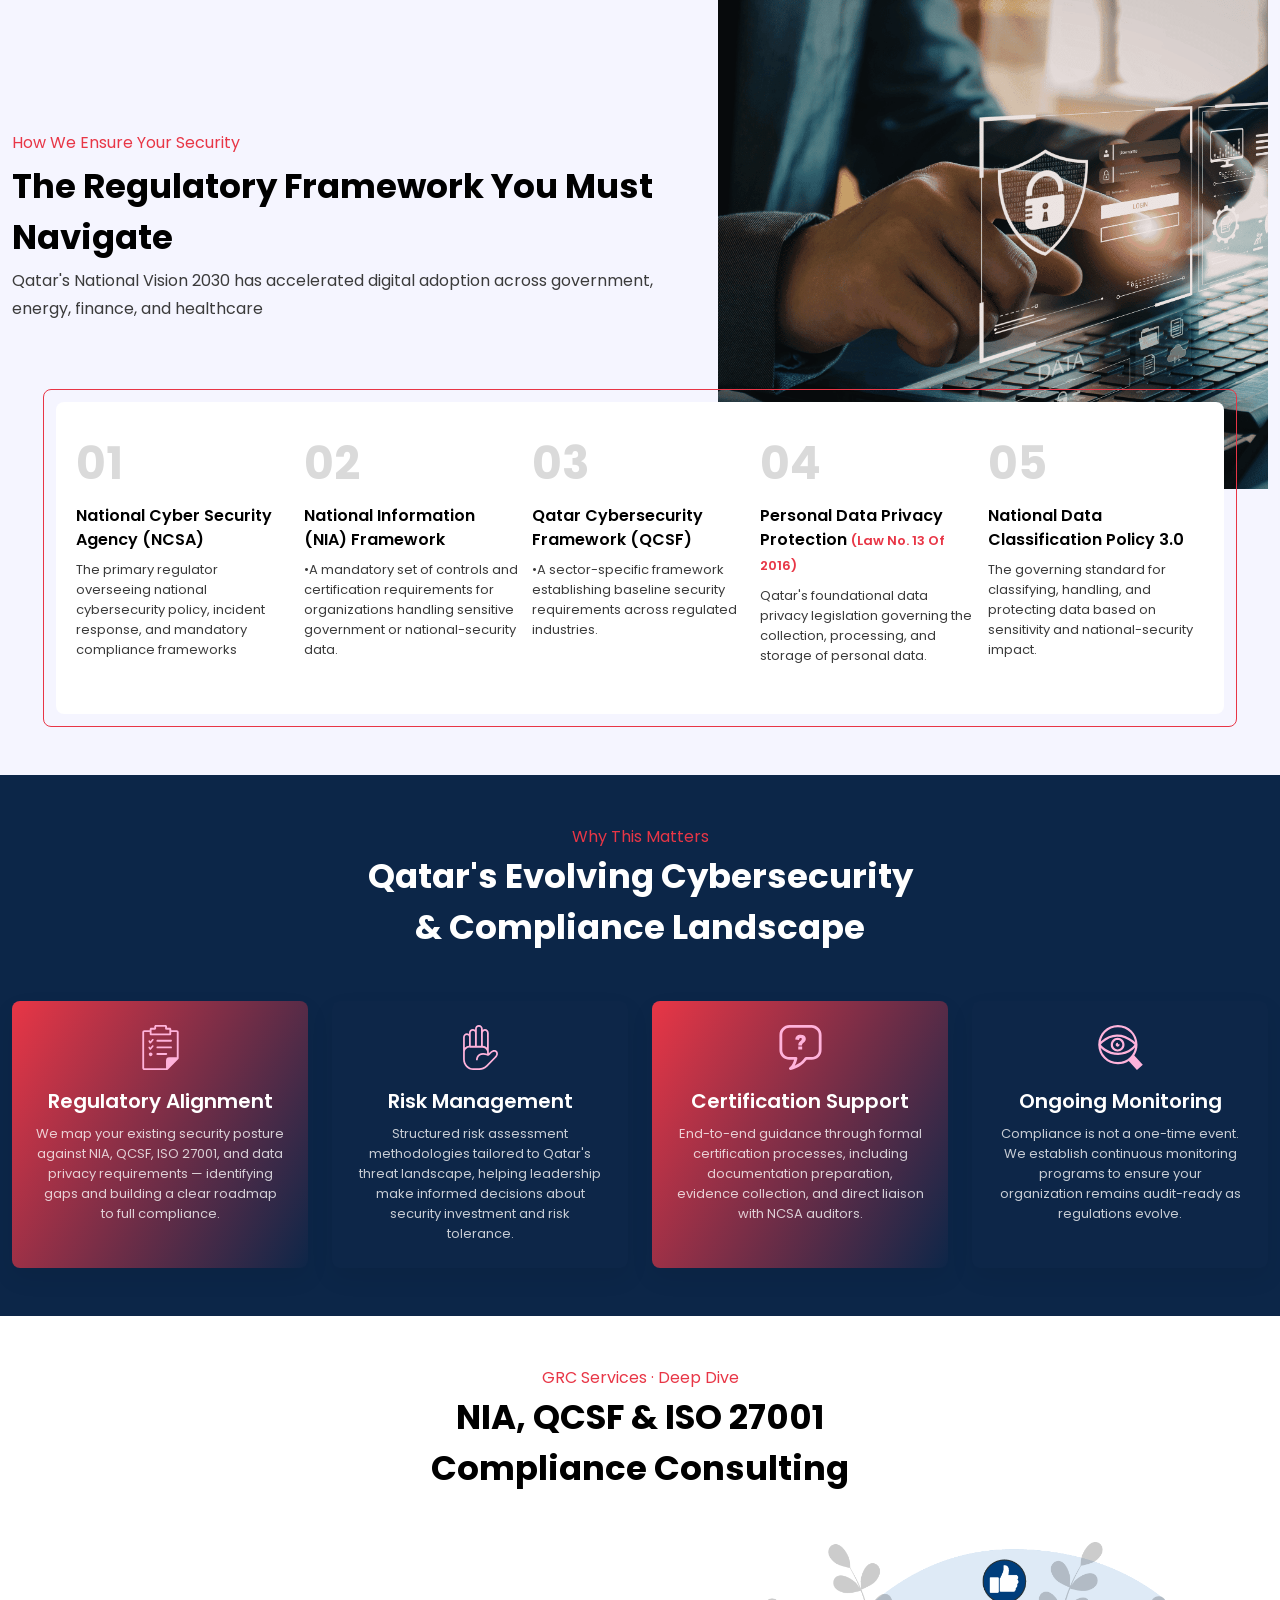
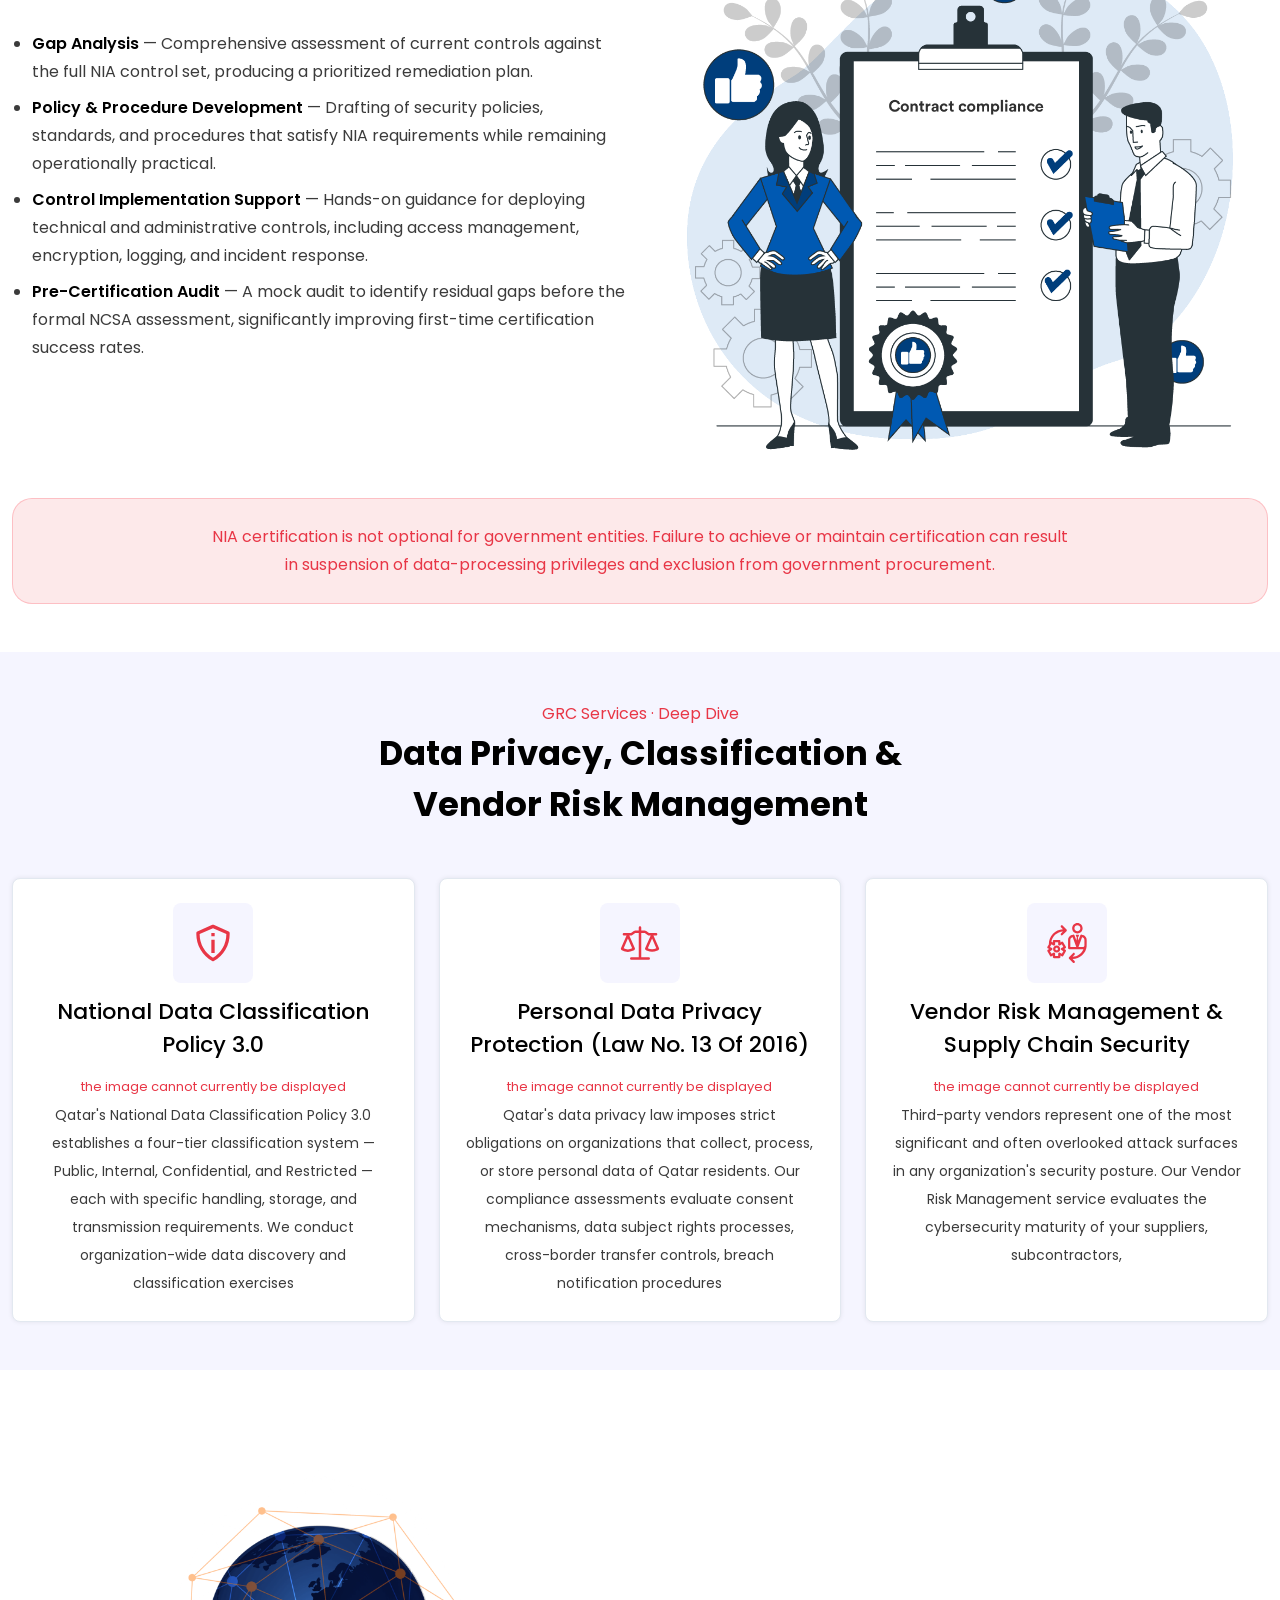
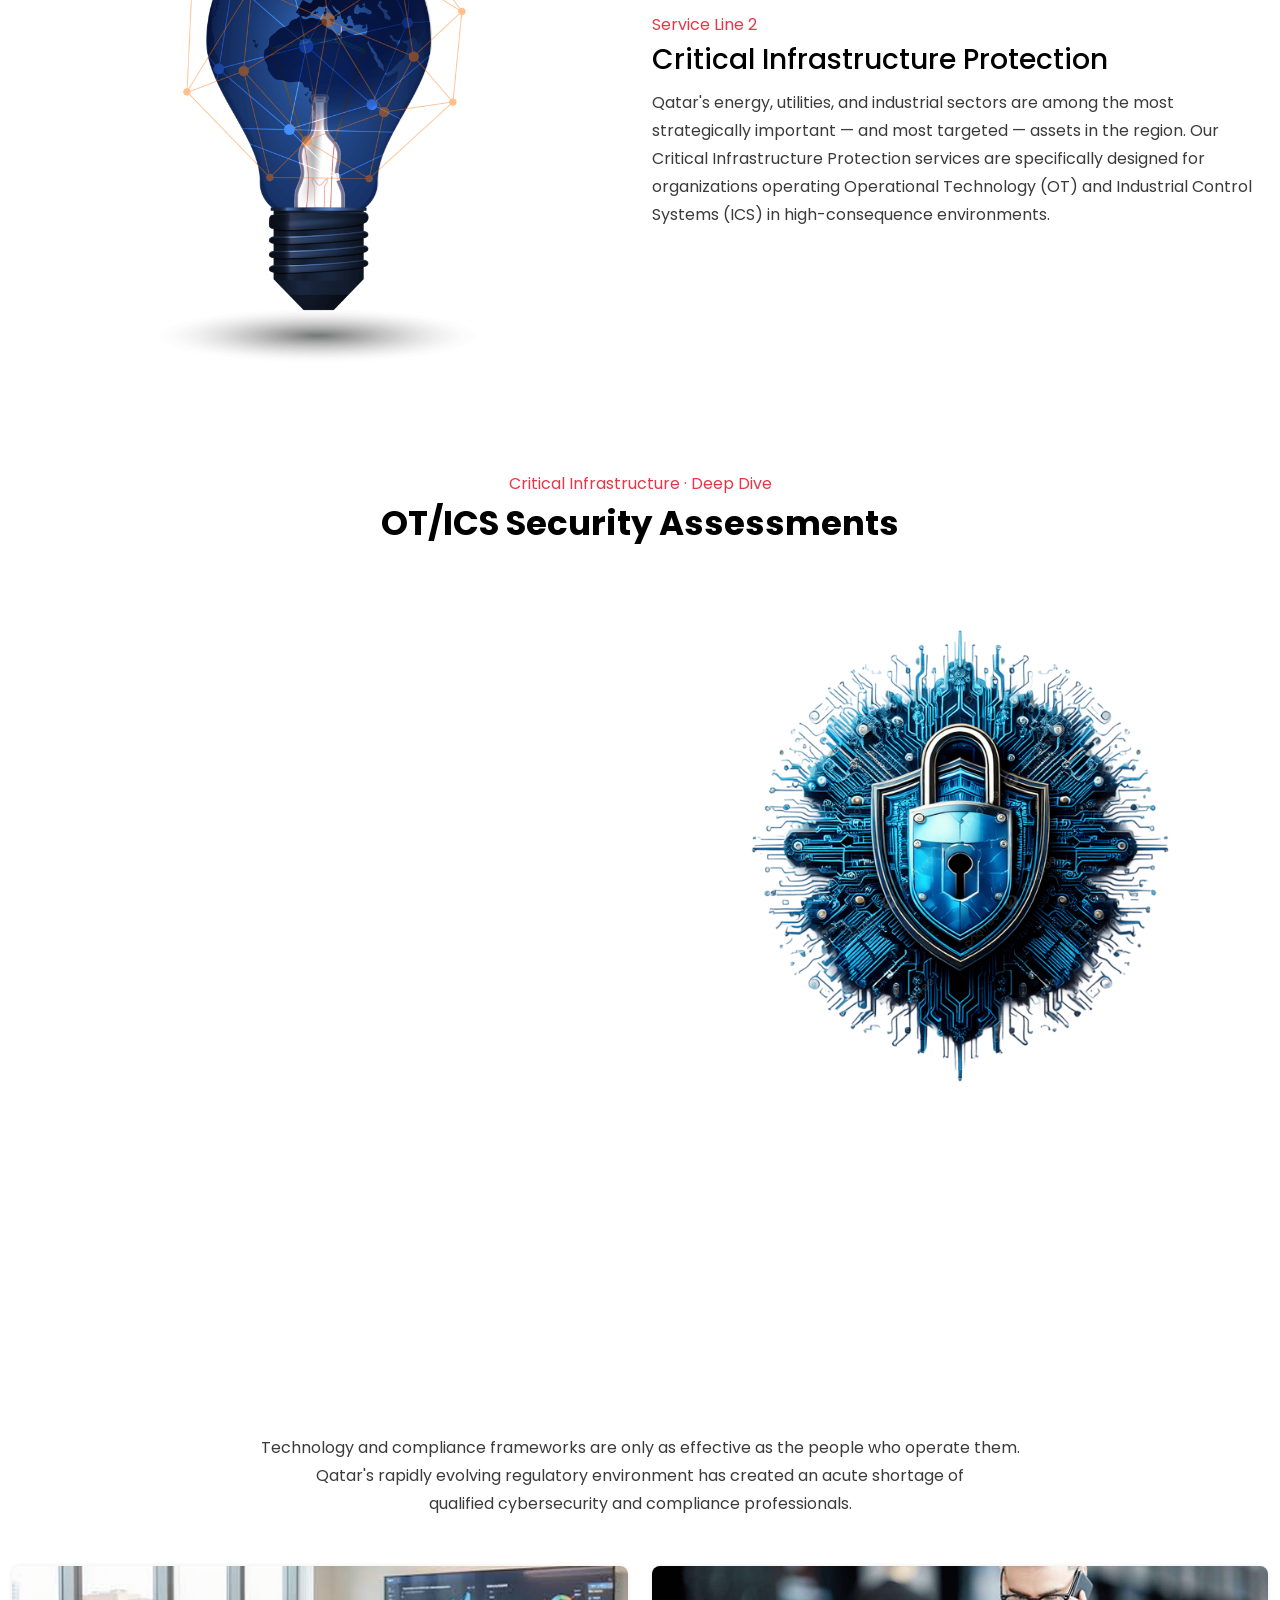
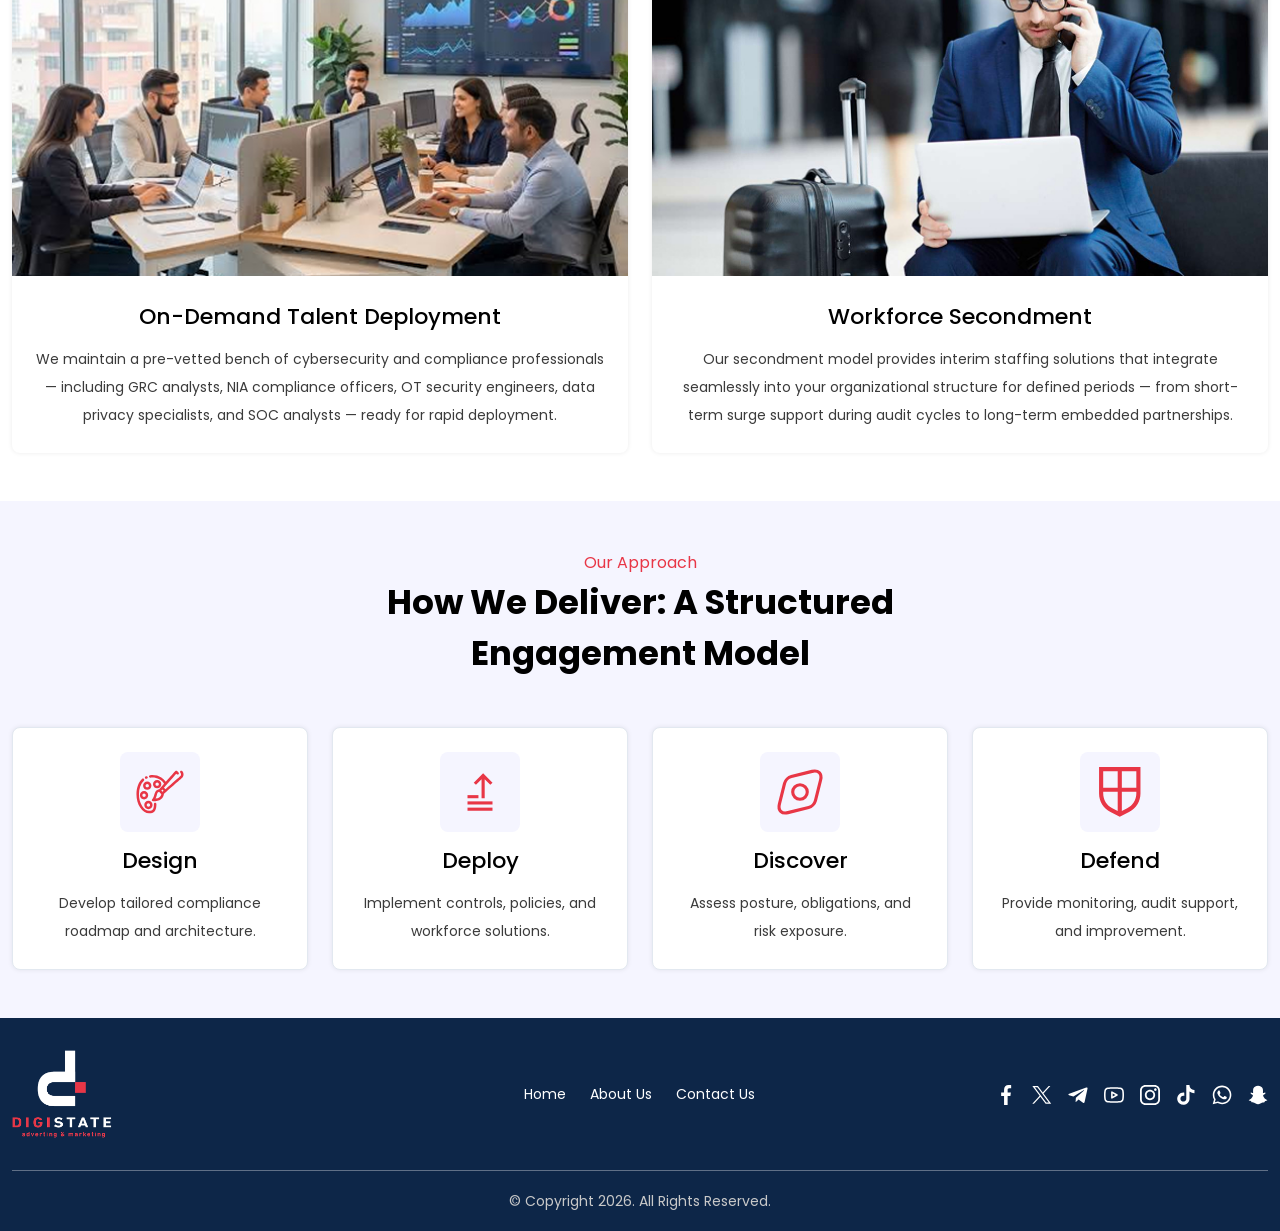
<file: cybersecurity.html>
<!DOCTYPE html>
<html lang="en">

<head>
    <meta charset="UTF-8">
    <meta name="viewport" content="width=device-width, initial-scale=1.0">
    <meta name="description" content="Digistates is a full-service agency providing audio, display, AR/VR, and transformative digital solutions to drive brand growth.">
    <title>CyberSecurity </title>
    <link rel="stylesheet" href="css/bootstrap.min.css">
    <link rel="stylesheet" href="css/home.css">
    <link rel="stylesheet" href="css/animate.min.css">
    <!-- <link rel="stylesheet" href="css/home-rtl.css"> -->
    <link rel="icon" href="images/logos/favicon.png" type="image/png">
    <link href="https://fonts.googleapis.com/css2?family=Poppins:ital,wght@0,100;0,200;0,300;0,400;0,500;0,600;0,700;0,800;0,900;1,100;1,200;1,300;1,400;1,500;1,600;1,700;1,800;1,900&display=swap" rel="stylesheet">
</head>

<body>



    <header class="header customheader">
        <div class="minheader">
            <div class="container">

                <div class="cont-media">
                    <div class="media">
                        <svg width="20" height="20" viewBox="0 0 20 20" fill="none" xmlns="http://www.w3.org/2000/svg"> <g clip-path="url(#clip0_2002_94)"> <path d="M12.5417 4.16667C13.3556 4.32547 14.1037 4.72355 14.6901 5.30995C15.2765 5.89635
                        15.6745 6.64439 15.8333 7.45834M12.5417 0.833336C14.2327 1.0212 15.8097 1.77848 17.0135 2.98084C18.2174 4.1832 18.9767 5.75918 19.1667 7.45M18.3333 14.1V16.6C18.3343 16.8321 18.2867 17.0618 18.1938 17.2745C18.1008 17.4871 17.9644 17.678
                        17.7934 17.8349C17.6224 17.9918 17.4205 18.1112 17.2006 18.1856C16.9808 18.2599 16.7478 18.2876 16.5167 18.2667C13.9524 17.988 11.4892 17.1118 9.325 15.7083C7.31152 14.4289 5.60445 12.7218 4.325 10.7083C2.91665 8.53434 2.0402 6.05916
                        1.76667 3.48334C1.74584 3.25289 1.77323 3.02064 1.84708 2.80136C1.92094 2.58208 2.03964 2.38058 2.19564 2.20969C2.35163 2.0388 2.5415 1.90226 2.75316 1.80877C2.96481 1.71528 3.19362 1.66689 3.425 1.66667H5.925C6.32942 1.66269 6.72149
                        1.8059 7.02813 2.06961C7.33478 2.33332 7.53506 2.69954 7.59167 3.1C7.69719 3.90006 7.89288 4.68561 8.175 5.44167C8.28712 5.73994 8.31139 6.0641 8.24492 6.37574C8.17846 6.68737 8.02405 6.97343 7.8 7.2L6.74167 8.25834C7.92796 10.3446
                        9.65538 12.072 11.7417 13.2583L12.8 12.2C13.0266 11.9759 13.3126 11.8215 13.6243 11.7551C13.9359 11.6886 14.2601 11.7129 14.5583 11.825C15.3144 12.1071 16.0999 12.3028 16.9 12.4083C17.3048 12.4654 17.6745 12.6693 17.9388 12.9812C18.2031
                        13.2932 18.3435 13.6913 18.3333 14.1Z" stroke="white" stroke-width="1.66667" stroke-linecap="round" stroke-linejoin="round"></path> </g> <defs> <clipPath id="clip0_2002_94"> <rect width="20" height="20" fill="white"></rect> </clipPath> </defs> </svg>
                        <div class="contant"><a href="#">+974 5038 0307</a></div>
                    </div>
                    <!-- End media -->
                    <div class="media">
                        <svg width="20" height="18" viewBox="0 0 20 18" fill="none" xmlns="http://www.w3.org/2000/svg">
                        <path d="M17 6C16.1667 6 15.4583 5.70833 14.875 5.125C14.2917 4.54167 14 3.83333 14 3C14 2.16667 14.2917 1.45833 14.875 0.875C15.4583 0.291667 16.1667 0 17 0C17.8333 0 18.5417 0.291667 19.125 0.875C19.7083 1.45833 20 2.16667
                        20 3C20 3.83333 19.7083 4.54167 19.125 5.125C18.5417 5.70833 17.8333 6 17 6ZM2 18C1.45 18 0.979167 17.8042 0.5875 17.4125C0.195833 17.0208 0 16.55 0 16V4C0 3.45 0.195833 2.97917 0.5875 2.5875C0.979167 2.19583 1.45 2 2 2H12.1C12.0333
                        2.33333 12 2.66667 12 3C12 3.33333 12.0333 3.66667 12.1 4C12.2167 4.53333 12.4083 5.02917 12.675 5.4875C12.9417 5.94583 13.2667 6.35 13.65 6.7L10 9L2 4V6L10 11L15.275 7.7C15.5583 7.8 15.8417 7.875 16.125 7.925C16.4083 7.975 16.7 8
                        17 8C17.5333 8 18.0583 7.91667 18.575 7.75C19.0917 7.58333 19.5667 7.33333 20 7V16C20 16.55 19.8042 17.0208 19.4125 17.4125C19.0208 17.8042 18.55 18 18 18H2Z" fill="white"></path>
                        </svg>
                        <div class="contant"><a href="mailto:"> info@digistates.agency</a></div>
                    </div>
                    <!-- End media -->
                </div>
                <!-- ENd cont-media -->

                <nav class="social">
                    <a class="icon-facebook" href="#" target="_blank" title="Facebook">
                        <svg id="Bold" enable-background="new 0 0 24 24" viewBox="0 0 24 24" xmlns="http://www.w3.org/2000/svg">
                            <path d="m15.997 3.985h2.191v-3.816c-.378-.052-1.678-.169-3.192-.169-3.159 0-5.323 1.987-5.323 5.639v3.361h-3.486v4.266h3.486v10.734h4.274v-10.733h3.345l.531-4.266h-3.877v-2.939c.001-1.233.333-2.077 2.051-2.077z"></path>
                        </svg>
                    </a>
                    <a class="icon-twitter" href="#" target="_blank" title="Twitter">
                        <svg xmlns="http://www.w3.org/2000/svg" width="20" height="19" viewBox="0 0 20 19">
                       <path d="M0.328568 0.568085L7.64408 10.3494L0.282471 18.3021H1.9394L8.38463 11.3393L13.592 18.3021H19.2302L11.503 7.97074L18.3551 0.568085H16.6982L10.7627 6.98053L5.96679 0.568085H0.328568ZM2.76517 1.78845H5.35533L16.7933 17.0818H14.2031L2.76517
                        1.78845Z"></path>
                      </svg>
                    </a>
                    <a class="icon-telegram" href="#" target="_blank" title="Telegram">
                        <svg xmlns="http://www.w3.org/2000/svg" width="23" height="19" viewBox="0 0 23 19" fill="none">
                          <path d="M9.07065 12.5706L8.70651 17.5775C9.22789 17.5775 9.45409 17.3568 9.72582 17.0947L12.1741 14.8133L17.25 18.4368C18.1796 18.9416 18.8362 18.6754 19.0858 17.6023L22.4169 2.38571C22.7148 1.04226 21.9217 0.518121 21.0141
                        0.846398L1.43614 8.15539C0.0995856 8.66159 0.120275 9.38711 1.20855 9.71677L6.21409 11.234L17.8403 4.14158C18.3865 3.78848 18.8845 3.98434 18.4748 4.33744L9.07065 12.5706Z" fill="white"></path>
                        </svg>
                    </a>
                    <a class="icon-youtube" href="#" target="_blank" title="Youtube">
                        <svg id="Layer_1" enable-background="new 0 0 511.982 511.982" viewBox="0 0 511.982 511.982" xmlns="http://www.w3.org/2000/svg">
                            <path d="m341.885 238.36-130-74c-6.188-3.524-13.787-3.488-19.946.091-6.158 3.581-9.947 10.167-9.947 17.29v148c0 7.123 3.789 13.709 9.947 17.29 6.159 3.58 13.757 3.616 19.946.091l130-74c13.396-7.478 13.392-27.287 0-34.762zm-119.894
                        56.984v-79.205l69.571 39.603zm282.306-145.855c-6.503-45.918-43.306-81.146-89.5-85.668-36.489-3.572-93.661-7.83-158.806-7.83s-122.316 4.258-158.806 7.83c-46.194 4.521-82.997 39.75-89.5 85.667-10.247 72.73-10.247 140.276 0 213.005 6.503
                        45.918 43.306 81.146 89.5 85.668 36.489 3.572 93.661 7.83 158.806 7.83s122.316-4.258 158.806-7.83c46.194-4.521 82.997-39.75 89.5-85.667 10.247-72.73 10.247-140.276 0-213.005zm-39.606 207.397c-3.906 27.584-26.025 48.747-53.791 51.465-35.604
                        3.486-91.379 7.641-154.909 7.641s-119.306-4.154-154.909-7.641c-27.766-2.718-49.885-23.881-53.791-51.466-4.844-34.203-7.3-68.148-7.3-100.894s2.456-66.69 7.3-100.895c3.906-27.584 26.025-48.747 53.791-51.465 35.604-3.486 91.379-7.641
                        154.909-7.641s119.306 4.154 154.909 7.641c27.766 2.718 49.885 23.881 53.791 51.466 9.722 69.018 9.722 132.771 0 201.789z"></path>
                        </svg>
                    </a>
                    <a class="icon-instagram" href="#" target="_blank" title="Instagram">
                        <svg width="20" height="20" viewBox="0 0 20 20" xmlns="http://www.w3.org/2000/svg">
                        <path d="M14.4805 0H5.51913C2.47588 0 0 2.476 0 5.51924V14.4806C0 17.524 2.47588 19.9999 5.51913 19.9999H14.4805C17.524 19.9999 19.9999 17.5239 19.9999 14.4806V5.51924C20 2.476 17.524 0 14.4805 0ZM18.2255 14.4806C18.2255 16.5455
                        16.5455 18.2254 14.4806 18.2254H5.51913C3.45433 18.2255 1.77449 16.5455 1.77449 14.4806V5.51924C1.77449 3.45445 3.45433 1.77449 5.51913 1.77449H14.4805C16.5454 1.77449 18.2254 3.45445 18.2254 5.51924V14.4806H18.2255Z"></path>
                        <path d="M10.0001 4.84668C7.15848 4.84668 4.84668 7.15848 4.84668 10.0001C4.84668 12.8417 7.15848 15.1534 10.0001 15.1534C12.8418 15.1534 15.1536 12.8417 15.1536 10.0001C15.1536 7.15848 12.8418 4.84668 10.0001 4.84668ZM10.0001
                        13.3788C8.13705 13.3788 6.62117 11.8631 6.62117 10C6.62117 8.13681 8.13693 6.62105 10.0001 6.62105C11.8634 6.62105 13.3791 8.13681 13.3791 10C13.3791 11.8631 11.8632 13.3788 10.0001 13.3788Z"></path>
                        <path d="M15.3696 3.3418C15.0278 3.3418 14.6919 3.48021 14.4505 3.72272C14.2078 3.96405 14.0684 4.30002 14.0684 4.64309C14.0684 4.98509 14.208 5.32094 14.4505 5.56345C14.6918 5.80478 15.0278 5.94438 15.3696 5.94438C15.7127 5.94438
                        16.0475 5.80478 16.29 5.56345C16.5325 5.32094 16.6709 4.98497 16.6709 4.64309C16.6709 4.30002 16.5325 3.96405 16.29 3.72272C16.0487 3.48021 15.7127 3.3418 15.3696 3.3418Z"></path>
                        </svg>
                    </a>
                    <a class="icon-tiktok" href="#" target="_blank" title="TikTok">
                        <svg xmlns="http://www.w3.org/2000/svg" width="19" height="21" viewBox="0 0 19 21">
                          <path d="M15.2509 4.22836C14.2481 3.47112 13.5267 2.36077 13.2729 1.08353C13.2095 0.766283 13.1764 0.440764 13.1722 0.105591H9.79989V9.32217L9.79568 14.3705C9.79568 15.7208 8.91711 16.8656 7.69918 17.267C7.3447 17.3843 6.9626
                        17.4394 6.56535 17.4187C6.05777 17.3912 5.5819 17.2367 5.16811 16.9898C4.28948 16.4643 3.69228 15.5098 3.67573 14.4174C3.6509 12.7111 5.03016 11.3194 6.73499 11.3194C7.07292 11.3194 7.39568 11.3746 7.69775 11.4739V8.04906C7.37913 8.00217
                        7.05367 7.97734 6.72539 7.97734C4.85918 7.97734 3.11295 8.75389 1.86605 10.1511C0.922602 11.2077 0.357056 12.5553 0.26878 13.9677C0.154297 15.8243 0.834285 17.5898 2.15153 18.8919C2.34463 19.0822 2.5488 19.2601 2.76121 19.4243C3.89087
                        20.2932 5.2716 20.7636 6.72539 20.7636C7.05367 20.7636 7.37913 20.7401 7.69775 20.6919C9.05637 20.4919 10.3102 19.8698 11.2992 18.8919C12.5157 17.6905 13.1861 16.0946 13.1944 14.398L13.1764 6.85871C13.7558 7.30561 14.3902 7.67665 15.0716
                        7.96217C16.1295 8.41044 17.2509 8.63665 18.4068 8.63527V5.27664L18.3971 5.27802C17.2164 5.27802 16.1267 4.88767 15.2522 4.22698L15.2509 4.22836Z"></path>
                       </svg>
                    </a>
                    <a class="icon-whatsapp" href="#" target="_blank" title="Whatsapp">
                        <svg width="20" height="20" viewBox="0 0 20 20" xmlns="http://www.w3.org/2000/svg">
                            <path fill-rule="evenodd" clip-rule="evenodd" d="M16.6319 3.34007C14.8778 1.58386 12.5449 0.616264 10.0596 0.615234C4.93836 0.615234 0.770424 4.78306 0.768364 9.90566C0.767677 11.5432 1.19546 13.1417 2.00856 14.5507L0.69043
                        19.3652L5.61585 18.0732C6.97301 18.8135 8.50091 19.2036 10.0558 19.2041H10.0597C15.1804 19.2041 19.3488 15.0359 19.3507 9.9131C19.3517 7.43042 18.3862 5.09617 16.6319 3.34007ZM10.0596 17.635H10.0564C8.67074 17.6344 7.31175 17.262 6.12592
                        16.5586L5.84405 16.3911L2.92123 17.1579L3.70137 14.3082L3.51769 14.016C2.74464 12.7865 2.33643 11.3654 2.33712 9.90623C2.33872 5.64846 5.80308 2.18445 10.0627 2.18445C12.1254 2.18513 14.0643 2.98943 15.5223 4.44912C16.9803 5.90881
                        17.7828 7.84904 17.7821 9.91253C17.7802 14.1706 14.3161 17.635 10.0596 17.635ZM14.2955 11.8513C14.0634 11.735 12.922 11.1736 12.7091 11.096C12.4965 11.0185 12.3415 10.9799 12.1869 11.2122C12.0321 11.4445 11.5873 11.9675 11.4518 12.1224C11.3163
                        12.2773 11.181 12.2968 10.9488 12.1805C10.7166 12.0644 9.96861 11.8191 9.08181 11.0282C8.39173 10.4126 7.92584 9.6524 7.79034 9.42009C7.65508 9.18754 7.7892 9.07402 7.8922 8.9463C8.14351 8.63422 8.39516 8.30704 8.47253 8.1522C8.55
                        7.99724 8.51121 7.86163 8.45307 7.74547C8.39516 7.62932 7.93088 6.48662 7.73747 6.02165C7.54887 5.56915 7.35764 5.63026 7.21505 5.62317C7.07978 5.61642 6.92494 5.61504 6.7701 5.61504C6.61538 5.61504 6.36384 5.67306 6.15098 5.90561C5.93823
                        6.13804 5.33856 6.6996 5.33856 7.84229C5.33856 8.98498 6.17043 10.0889 6.28648 10.2438C6.40252 10.3988 7.92355 12.7437 10.2523 13.7492C10.8062 13.9886 11.2386 14.1313 11.5758 14.2383C12.132 14.415 12.6379 14.39 13.038 14.3303C13.4841
                        14.2636 14.4114 13.7686 14.6051 13.2264C14.7985 12.6841 14.7985 12.2193 14.7403 12.1224C14.6824 12.0256 14.5276 11.9675 14.2955 11.8513Z"></path>
                        </svg>
                    </a>
                    <a class="icon-snapchat" href="#" target="_blank" title="Snapchat">
                        <svg xmlns="http://www.w3.org/2000/svg" width="20" height="21" viewBox="0 0 20 21">
                          <path d="M19.4118 15.6792C16.026 14.0203 15.4862 11.459 15.4622 11.269C15.4333 11.0389 15.4003 10.858 15.6511 10.6239C15.893 10.3977 16.9661 9.72544 17.2638 9.51511C17.7559 9.16682 17.9727 8.8191 17.813 8.39165C17.7013 8.09595
                        17.4292 7.98456 17.1427 7.98456C17.0522 7.98483 16.9621 7.99508 16.8738 8.01509C16.3331 8.13382 15.808 8.40805 15.5042 8.48212C15.4676 8.49165 15.4301 8.49676 15.3925 8.49738C15.2304 8.49738 15.169 8.42445 15.1846 8.22712C15.2227 7.62891
                        15.3031 6.46135 15.2098 5.37067C15.0818 3.87007 14.6036 3.12657 14.0367 2.46899C13.7624 2.15011 12.4887 0.780121 10.0308 0.780121C7.57285 0.780121 6.30087 2.15011 6.02826 2.46504C5.45959 3.12261 4.98196 3.86612 4.85516 5.36671C4.76186
                        6.45739 4.84565 7.62439 4.88029 8.22316C4.89146 8.41087 4.83448 8.49343 4.67248 8.49343C4.63478 8.49276 4.59728 8.48765 4.56076 8.47816C4.25743 8.40409 3.73233 8.12987 3.19158 8.01113C3.10337 7.99112 3.01328 7.98087 2.92287 7.9806C2.63519
                        7.9806 2.36425 8.09369 2.25253 8.38769C2.09278 8.81514 2.30839 9.16286 2.80221 9.51117C3.09997 9.7215 4.17307 10.3932 4.41496 10.6199C4.66523 10.854 4.63282 11.0349 4.60378 11.2651C4.57975 11.4579 4.03957 14.0192 0.654318 15.6752C0.456007
                        15.7724 0.118599 15.9784 0.713532 16.3108C1.64755 16.8331 2.26929 16.7773 2.7525 17.0922C3.16253 17.3596 2.92009 17.9363 3.21839 18.1444C3.58485 18.4004 4.66801 18.1262 6.06737 18.5938C7.24047 18.9851 7.95328 20.0905 10.0336 20.0905C12.1139
                        20.0905 12.8474 18.98 13.9998 18.5938C15.3963 18.1262 16.4817 18.4004 16.8487 18.1444C17.1465 17.9363 16.9046 17.3596 17.3147 17.0922C17.7978 16.7773 18.4191 16.8331 19.3536 16.3108C19.9475 15.9822 19.61 15.7764 19.4118 15.6792Z"></path>
                       </svg>
                    </a>
                </nav>

            </div>
        </div>
        <!-- ENd  -->
        <div class="container pad">
            <div class="logo">
                <a href="index.html" title=""> <img loading="lazy" src="images/logos/logo-wight.png" alt="Digistates Agency Logo" width="193" height="169"></a>
            </div>
            <!-- End logo -->
            <span class="overlay"></span>
            <nav class="navbar" id="navbar">
                <span class="cancel">
                    <svg width="10" height="10" viewBox="0 0 12 12"  xmlns="http://www.w3.org/2000/svg">
                        <path d="M6.66271 6.00002L11.8625 0.800231C12.0455 0.617161 12.0455 0.320349 11.8625 0.137303C11.6794 -0.0457441 11.3826 -0.0457675 11.1995 0.137303L5.99975 5.33709L0.799987 0.137303C0.616917 -0.0457675 0.320105 -0.0457675 0.137058 0.137303C-0.0459882 0.320373 -0.0460117 0.617185 0.137058 0.800231L5.33682 6L0.137058 11.1998C-0.0460117 11.3829 -0.0460117 11.6797 0.137058 11.8627C0.228582 11.9542 0.348558 12 0.468535 12C0.588511 12 0.708464 11.9542 0.800011 11.8627L5.99975 6.66295L11.1995 11.8627C11.291 11.9542 11.411 12 11.531 12C11.651 12 11.7709 11.9542 11.8625 11.8627C12.0455 11.6796 12.0455 11.3828 11.8625 11.1998L6.66271 6.00002Z" fill="#fff"></path>
                    </svg>
                </span>
                <div class="logo">
                    <a href="index.html" title=""> <img loading="lazy" src="images/logos/logo-wight.png" alt="Digistates Agency Logo" width="193" height="169"></a>
                </div>
                <!-- End logo -->

                <ul class="menu" id="menu">
                    <li class="menu-item ">
                        <a class="menu-link" href="index.html" title="">Home</a>
                    </li>
                    <li class="menu-item">
                        <a class="menu-link" href="aboutus.html" title=""> About Us</a>
                    </li>
                    <li class="menu-item menu-dropdown activelink">
                        <a class="menu-link" data-toggle="submenu" title="">
                            Services 
                            <svg xmlns="http://www.w3.org/2000/svg" viewBox="0 0 24 24" fill="currentColor" aria-hidden="true" data-slot="icon" color="var(--token-4e9ee025-4d41-457f-b60b-4d48970c270e, rgb(128, 133, 143))" ><path fill-rule="evenodd" d="M12.53 16.28a.75.75 0 0 1-1.06 0l-7.5-7.5a.75.75 0 0 1 1.06-1.06L12 14.69l6.97-6.97a.75.75 0 1 1 1.06 1.06l-7.5 7.5Z" clip-rule="evenodd"></path></svg>
                        </a>
                        <div class="submenu">
                            <a href="cybersecurity.html"> Cybersecurity & Regulatory</a>
                            <a href="cybersecurity.html"> Cybersecurity & Regulatory</a>
                            <a href="cybersecurity.html"> Cybersecurity & Regulatory</a>
                            <a href="cybersecurity.html"> Cybersecurity & Regulatory</a>
                        </div>
                    </li>
                    <!-- <li class="menu-item menu-dropdown">
                        <a class="menu-link" data-toggle="submenu" title="">
                            Products 
                            <svg xmlns="http://www.w3.org/2000/svg" viewBox="0 0 24 24" fill="currentColor" aria-hidden="true" data-slot="icon" color="var(--token-4e9ee025-4d41-457f-b60b-4d48970c270e, rgb(128, 133, 143))" ><path fill-rule="evenodd" d="M12.53 16.28a.75.75 0 0 1-1.06 0l-7.5-7.5a.75.75 0 0 1 1.06-1.06L12 14.69l6.97-6.97a.75.75 0 1 1 1.06 1.06l-7.5 7.5Z" clip-rule="evenodd"></path></svg>
                        </a>
                        <div class="submenu">
                            <a href="products-inner.html">Audio</a>
                            <a href="products-inner.html"> Display</a>
                            <a href="products-inner.html">Network and control </a>
                            <a href="products-inner.html">AR/VR</a>
                            <a href="products-inner.html"> Video</a>
                            <a href="products-inner.html">Light</a>
                            <a href="products-inner.html">Interactive </a>
                            <a href="products-inner.html">Rigging & Mechanics </a>
                        </div>
                    </li> -->
                    <li class="menu-item ">
                        <a class="menu-link" href="contactus.html" title="">  contact us</a>
                    </li>
                </ul>
            </nav>
            <nav class="actions">
                <a href="ar/index.html" class="language"> AR</a>
                <!-- End language -->
                <div class="burger" id="burger">
                    <span class="burger-line"></span>
                    <span class="burger-line"></span>
                    <span class="burger-line"></span>
                </div>
                <!-- End burger -->
                <a class="bottom" href="contactus.html">Start a Project </a>
            </nav>
            <!-- End actions -->
        </div>
        <!-- ENd container -->

    </header>
    <!-- End header -->


    <main>

        <section class="site-slider">
            <div class="container">
                <div class="contant">
                    <h1 class="title wow animate__animated animate__fadeInUp" data-wow-delay="0.5s" data-wow-duration="1.5s">Cybersecurity & Regulatory Compliance Services in Qatar</h1>
                    <p class="wow animate__animated animate__fadeInUp" data-wow-delay="0.5s" data-wow-duration="1.5s">Protecting Qatar's digital future through expert governance, critical infrastructure defense, and specialized workforce solutions — designed for government agencies, regulated enterprises, and critical-infrastructure operators.</p>
                    <a href="contactus.html" class="bottom wow animate__animated animate__fadeInUp" data-wow-delay="0.5s" data-wow-duration="1.5s">Start a Project</a>
                </div>
                <!-- End contant -->
                <div class="photo wow animate__animated animate__fadeInDown" data-wow-delay="0.5s" data-wow-duration="1.5s"><img loading="lazy" src="images/slider/banner-site.png" width="110" height="97" alt="Digistates Agency"></div>
            </div>
        </section>
        <!-- End site-slider -->

        <section class="site-cyber">
            <div class="container">
                <div class="text-center  wow animate__animated animate__fadeInUp" data-wow-delay="0.5s" data-wow-duration="1.5s">
                    <span class="slogin">Why This Matters</span>
                </div>
                <h2 class="title text-center wow animate__animated animate__fadeInUp" data-wow-delay="0.5s" data-wow-duration="1.5s"> Qatar's Evolving Cybersecurity <br> & Compliance Landscape</h2>

                <div class="rowbox">
                    <div class="photo wow animate__animated animate__fadeInLeft" data-wow-delay="0.5s" data-wow-duration="1.5s">
                        <img loading="lazy" src="images/pngtree-cyber.png" alt="About Digistates Agency" width="600" height="400">
                    </div>
                    <!-- End photo -->
                    <div class="item wow animate__animated animate__fadeInRight" data-wow-delay="0.5s" data-wow-duration="1.5s">
                        <h2 class="title">A Nation Under Digital Transformation </h2>
                        <p>
                            Qatar's National Vision 2030 has accelerated digital adoption across government, energy, finance, and healthcare. With that transformation comes heightened cyber risk — and a correspondingly rigorous regulatory environment designed to protect national
                            interests, citizen data, and critical infrastructure from both domestic and foreign threats.
                            <br><br> Organizations operating in Qatar are subject to some of the most comprehensive cybersecurity mandates in the Gulf region. Non-compliance is not merely a reputational risk — it carries legal penalties, operational restrictions,
                            and potential exclusion from government contracts.
                        </p>
                    </div>
                </div>
                <!-- ENd rowbox -->
            </div>
            <!-- End container -->
        </section>
        <!-- End services-item -->

        <section class="site-regulatory">
            <div class="container">
                <div class="rowbox">
                    <div class="item wow animate__animated animate__fadeInUp" data-wow-delay="0.5s" data-wow-duration="1.5s">
                        <span class="slogin">How We Ensure Your Security</span>
                        <h2 class="title">The Regulatory Framework You Must Navigate</h2>
                        <p>Qatar's National Vision 2030 has accelerated digital adoption across government, energy, finance, and healthcare</p>
                    </div>
                    <!-- End item -->
                    <div class="photo">
                        <img loading="lazy" src="images/cybersecurity.png" alt="About Digistates Agency" width="600" height="400">
                    </div>
                    <!-- End photo -->
                </div>
                <!-- End rowbox -->
                <div class="itembox  wow animate__animated animate__fadeInUp" data-wow-delay="0.5s" data-wow-duration="1.5s">
                    <div class="inner">
                        <div class="subitem">
                            <span class="number">01</span>
                            <h3 class="title">National Cyber Security Agency (NCSA)</h3>
                            <p>The primary regulator overseeing national cybersecurity policy, incident response, and mandatory compliance frameworks </p>
                        </div>
                        <!-- End subitem -->
                        <div class="subitem">
                            <span class="number">02</span>
                            <h3 class="title">National Information (NIA) Framework</h3>
                            <p>•A mandatory set of controls and certification requirements for organizations handling sensitive government or national-security data.</p>
                        </div>
                        <!-- End subitem -->
                        <div class="subitem">
                            <span class="number">03</span>
                            <h3 class="title">Qatar Cybersecurity Framework (QCSF)</h3>
                            <p> •A sector-specific framework establishing baseline security requirements across regulated industries.</p>
                        </div>
                        <!-- End subitem -->
                        <div class="subitem">
                            <span class="number">04</span>
                            <h3 class="title">Personal Data Privacy Protection <span>(Law No. 13 of 2016)</span></h3>
                            <p> Qatar's foundational data privacy legislation governing the collection, processing, and storage of personal data.</p>
                        </div>
                        <!-- End subitem -->
                        <div class="subitem">
                            <span class="number">05</span>
                            <h3 class="title">National Data Classification Policy 3.0</h3>
                            <p>The governing standard for classifying, handling, and protecting data based on sensitivity and national-security impact.</p>
                        </div>
                        <!-- End subitem -->
                    </div>
                    <!-- End inner -->
                </div>
                <!-- End itembox -->
            </div>
        </section>
        <!-- End regulatory-item -->

        <section class="site-governance">
            <div class="container">
                <div class="text-center  wow animate__animated animate__fadeInUp" data-wow-delay="0.5s" data-wow-duration="1.5s">
                    <span class="slogin">Why This Matters</span>
                </div>
                <h2 class="title text-center wow animate__animated animate__fadeInUp" data-wow-delay="0.5s" data-wow-duration="1.5s"> Qatar's Evolving Cybersecurity <br> & Compliance Landscape</h2>
                <div class="rowbox  wow animate__animated animate__fadeInUp" data-wow-delay="0.5s" data-wow-duration="1.5s">

                    <div class="subitem">
                        <span class="icon">
                             <svg version="1.1" id="Layer_1" xmlns="http://www.w3.org/2000/svg" xmlns:xlink="http://www.w3.org/1999/xlink" x="0px" y="0px" viewBox="0 0 99.39 122.88" style="enable-background:new 0 0 99.39 122.88" xml:space="preserve"><g><path d="M65.72,12.72c-0.31,0-0.58-0.04-0.85-0.13c-1.38,0-2.54-1.12-2.54-2.54v-5H37.7v5c0,1.29-1.03,2.41-2.28,2.5 c-0.27,0.09-0.58,0.13-0.89,0.13h-9.28v10.35h48.59V12.67h-8.21L65.72,12.72L65.72,12.72z M22.85,75.03c2.76,0,5,2.24,5,5 s-2.24,5-5,5s-5-2.24-5-5S20.09,75.03,22.85,75.03L22.85,75.03z M17.07,62.7c-0.69-1.03-0.42-2.43,0.62-3.12 c1.03-0.69,2.43-0.42,3.12,0.62l1.23,1.82l4.87-5.92c0.79-0.96,2.21-1.1,3.17-0.31c0.96,0.79,1.1,2.21,0.31,3.17l-6.74,8.2 c-0.15,0.19-0.33,0.36-0.54,0.51c-1.03,0.69-2.43,0.42-3.12-0.62L17.07,62.7L17.07,62.7z M17.07,45.38 c-0.69-1.03-0.42-2.43,0.62-3.12c1.03-0.69,2.43-0.42,3.12,0.62l1.23,1.82l4.87-5.93c0.79-0.96,2.21-1.1,3.17-0.31 c0.96,0.79,1.1,2.21,0.31,3.17l-6.74,8.2c-0.15,0.19-0.33,0.36-0.54,0.51c-1.03,0.69-2.43,0.42-3.12-0.62L17.07,45.38L17.07,45.38z M69.2,122.21c-0.45,0.4-1.07,0.67-1.7,0.67c-0.13,0-0.27,0-0.4-0.04H5.62c-1.52,0-2.94-0.62-3.97-1.65 C0.62,120.16,0,118.78,0,117.21l0-97.36c0-1.56,0.62-2.94,1.65-3.97c1.03-1.03,2.41-1.65,3.97-1.65h14.63v-2.77 c0-1.03,0.4-1.96,1.12-2.68c0.67-0.67,1.61-1.12,2.68-1.12h8.66V4.19c0-1.16,0.49-2.19,1.25-2.94C34.71,0.49,35.74,0,36.9,0h26.37 c1.16,0,2.19,0.49,2.94,1.25c0.76,0.76,1.25,1.78,1.25,2.94v3.48h7.81c1.03,0,1.96,0.45,2.68,1.12c0.67,0.67,1.12,1.65,1.12,2.68 v2.77h14.63c1.56,0,2.94,0.62,3.97,1.65c1.03,1.03,1.65,2.41,1.65,3.97v70.23c0.2,1.01-0.01,1.79-0.76,2.54l-29.05,29.4 c-0.09,0.09-0.13,0.13-0.22,0.18H69.2L69.2,122.21z M64.96,117.79c0-33.62-4.24-29.63,29.22-29.63V19.85c0-0.13-0.04-0.31-0.18-0.4 c-0.09-0.09-0.22-0.18-0.4-0.18l-14.63,0v5.09c0,1.03-0.4,1.96-1.12,2.68c-0.67,0.67-1.61,1.12-2.68,1.12H24 c-1.03,0-2.01-0.45-2.68-1.12c-0.09-0.09-0.13-0.18-0.22-0.27c-0.54-0.67-0.89-1.52-0.89-2.41v-5.09H5.58 c-0.13,0-0.31,0.04-0.4,0.18C5.09,19.54,5,19.72,5,19.85v97.36c0,0.18,0.04,0.31,0.18,0.4c0.09,0.09,0.22,0.18,0.4,0.18h59.34 H64.96L64.96,117.79z M41.23,81.8c-1.38,0-2.54-1.12-2.54-2.54c0-1.38,1.12-2.54,2.54-2.54h24.13c1.38,0,2.54,1.12,2.54,2.54 c0,1.38-1.12,2.54-2.54,2.54H41.23L41.23,81.8z M41.23,45.52c-1.38,0-2.54-1.12-2.54-2.54c0-1.38,1.12-2.54,2.54-2.54h37.16 c1.38,0,2.54,1.12,2.54,2.54c0,1.38-1.12,2.54-2.54,2.54L41.23,45.52L41.23,45.52z M41.23,63.66c-1.38,0-2.54-1.12-2.54-2.54 c0-1.38,1.12-2.54,2.54-2.54h37.16c1.38,0,2.54,1.12,2.54,2.54c0,1.38-1.12,2.54-2.54,2.54H41.23L41.23,63.66z"/></g></svg>
                        </span>
                        <h3 class="title">Regulatory Alignment</h3>
                        <p>We map your existing security posture against NIA, QCSF, ISO 27001, and data privacy requirements — identifying gaps and building a clear roadmap to full compliance.</p>
                    </div>
                    <!-- End subitem -->
                    <div class="subitem">
                        <span class="icon">
                             <svg version="1.1" id="Layer_1" xmlns="http://www.w3.org/2000/svg" xmlns:xlink="http://www.w3.org/1999/xlink" x="0px" y="0px" viewBox="0 0 95.23 122.88" style="enable-background:new 0 0 95.23 122.88" xml:space="preserve"><g><path d="M10.52,22.54L10.52,22.54c2.11,0,4.08,0.63,5.73,1.71v-2.84c0-2.89,1.18-5.52,3.09-7.43c1.9-1.9,4.53-3.09,7.43-3.09l0,0 c2.23,0,4.3,0.7,6.01,1.9v-2.29c0-2.89,1.18-5.52,3.09-7.43C37.77,1.18,40.4,0,43.29,0l0,0c2.89,0,5.52,1.18,7.43,3.09 c1.9,1.9,3.09,4.53,3.09,7.43v2.32c1.68-1.15,3.71-1.82,5.9-1.82l0,0c2.89,0,5.52,1.18,7.43,3.09c1.9,1.9,3.09,4.54,3.09,7.43 v49.97c0.13,0.86,0.2,1.74,0.2,2.64v2.94l0.26-0.24c1.81-1.7,3.58-3.47,4.24-4.14c4.48-4.49,9.31-5.44,13.14-4.23 c1.73,0.55,3.23,1.53,4.41,2.83c1.17,1.29,2.03,2.89,2.46,4.69c1.01,4.25-0.36,9.6-5.64,14.32l-0.09,0.09l0,0l-0.02,0.02 l-23.12,23.34l0,0.01c-0.05,0.05-0.11,0.11-0.17,0.16c-3.38,3.25-6.69,5.47-10.29,6.9c-3.66,1.46-7.52,2.06-11.94,2.06H28.71 c-7.96,0-15.13-3.26-20.31-8.5C3.2,109.11,0,101.84,0,93.85V74.13c0-0.69,0.04-1.37,0.11-2.04C0.04,71.86,0,71.61,0.01,71.36v-38.3 c0-2.89,1.18-5.52,3.09-7.43C5,23.72,7.63,22.54,10.52,22.54L10.52,22.54z M66.14,83.55c-4.09-1.57-7.81-2.34-11.09-2.39 c-3.43-0.05-6.36,0.68-8.69,2.08c-2.26,1.35-3.98,3.38-5.07,5.96c-0.85,2.01-1.31,4.35-1.35,6.98l-4.76-0.06 c0.05-3.28,0.63-6.23,1.7-8.77c1.48-3.53,3.87-6.31,7.03-8.2c3.08-1.85,6.86-2.81,11.19-2.75c3.23,0.05,6.76,0.66,10.53,1.9v-4.16 c0-0.51-0.03-1.02-0.09-1.52c-0.1-0.22-0.16-0.45-0.19-0.7c-0.63-2.87-2.23-5.4-4.45-7.22c-2.22-1.81-5.05-2.91-8.12-2.91h-1.2 c-0.03,0-0.05,0-0.08,0c-0.03,0-0.05,0-0.08,0H35.17c-0.05,0-0.09,0-0.14,0c-0.05,0-0.09,0-0.14,0H18.64 c-0.25,0-0.5-0.04-0.73-0.12h-0.6c-3.06,0-5.87,1.08-8.07,2.87c-1.09,0.89-2.03,1.94-2.79,3.13c-1.07,1.9-1.67,4.11-1.67,6.46 v19.72c0,6.7,2.67,12.79,7.02,17.18c4.31,4.36,10.27,7.06,16.91,7.06h14.96c3.86,0,7.16-0.5,10.19-1.71c3-1.19,5.81-3.1,8.73-5.91 c0.03-0.03,0.06-0.06,0.09-0.09l0,0l0.03-0.03l23.09-23.31c0.07-0.08,0.15-0.17,0.24-0.24l1.59,1.79l-1.58-1.78 c3.83-3.39,4.89-7,4.23-9.74c-0.24-1-0.7-1.88-1.34-2.58c-0.63-0.7-1.42-1.22-2.32-1.5c-2.27-0.72-5.28,0.01-8.32,3.05 c-0.7,0.7-2.55,2.55-4.35,4.25c-1.7,1.59-3.45,3.12-4.6,3.77c-0.38,0.25-0.83,0.4-1.32,0.4C67.26,84.47,66.57,84.11,66.14,83.55 L66.14,83.55z M21.04,56.5h11.47V21.42c0-1.57-0.65-3.01-1.69-4.05c-1.04-1.04-2.47-1.69-4.05-1.69l0,0 c-1.57,0-3.01,0.65-4.05,1.69c-1.04,1.04-1.69,2.47-1.69,4.05v11.64V56.5L21.04,56.5z M37.56,56.5h11.47V10.52 c0-1.57-0.65-3.01-1.69-4.05c-1.04-1.04-2.47-1.69-4.05-1.69l0,0c-1.57,0-3.01,0.65-4.05,1.69c-1.04,1.04-1.69,2.47-1.69,4.05V56.5 L37.56,56.5z M53.97,56.54c4.38,0.29,8.34,2.2,11.27,5.14c0.07,0.07,0.13,0.14,0.2,0.2V21.53c0-1.57-0.65-3.01-1.69-4.05 c-1.04-1.04-2.47-1.68-4.05-1.68l0,0c-1.57,0-3.01,0.64-4.05,1.68c-1.04,1.04-1.69,2.47-1.69,4.05V56.54L53.97,56.54z M4.79,61.93 c0.09-0.09,0.17-0.19,0.26-0.28c2.89-2.95,6.8-4.86,11.2-5.12V33.06c0-1.57-0.64-3.01-1.68-4.05c-1.04-1.04-2.47-1.69-4.05-1.69 l0,0c-1.58,0-3.01,0.65-4.05,1.69c-1.04,1.04-1.68,2.47-1.68,4.05V61.93L4.79,61.93z"/></g></svg>
                        </span>
                        <h3 class="title">Risk Management</h3>
                        <p>Structured risk assessment methodologies tailored to Qatar's threat landscape, helping leadership make informed decisions about security investment and risk tolerance.</p>
                    </div>
                    <!-- End subitem -->
                    <div class="subitem">
                        <span class="icon">
                             <svg version="1.1" id="Layer_1" xmlns="http://www.w3.org/2000/svg" xmlns:xlink="http://www.w3.org/1999/xlink" x="0px" y="0px" width="115.031px" height="122.88px" viewBox="0 0 115.031 122.88" enable-background="new 0 0 115.031 122.88" xml:space="preserve"><g><path d="M68.987,7.718H27.143c-2.73,0-5.25,0.473-7.508,1.417c-2.257,0.945-4.357,2.363-6.248,4.253 c-1.89,1.89-3.308,3.99-4.253,6.248c-0.945,2.257-1.417,4.778-1.417,7.508V67.99c0,2.73,0.472,5.25,1.417,7.508 c0.945,2.258,2.363,4.357,4.253,6.248c1.942,1.891,4.043,3.359,6.3,4.252c2.258,0.945,4.726,1.418,7.456,1.418h17.956 c2.101,0,3.833,1.732,3.833,3.832c0,0.473-0.105,0.893-0.21,1.313c-0.683,2.521-1.418,5.041-2.258,7.455 c-0.893,2.574-1.837,4.988-2.888,7.352c-0.525,1.207-1.155,2.361-1.837,3.57c3.675-1.629,7.14-3.518,10.343-5.619 c3.36-2.205,6.51-4.672,9.397-7.35c2.94-2.73,5.565-5.723,7.98-8.926c0.735-0.996,1.89-1.521,3.045-1.521H87.94 c2.73,0,5.198-0.473,7.455-1.418c2.258-0.945,4.358-2.363,6.301-4.252c1.89-1.891,3.308-3.99,4.253-6.248 c0.944-2.258,1.417-4.779,1.417-7.508V27.249c0-2.73-0.473-5.25-1.417-7.508c-0.945-2.258-2.363-4.357-4.253-6.248 s-3.99-3.308-6.248-4.252c-2.258-0.945-4.777-1.418-7.508-1.418H68.987V7.718L68.987,7.718z M61.705,55.688h-9.976V54.61 c0-1.833,0.188-3.327,0.574-4.471c0.386-1.155,0.958-2.193,1.721-3.143c0.762-0.951,2.474-2.619,5.136-5.005 c1.416-1.251,2.124-2.396,2.124-3.435c0-1.047-0.287-1.852-0.851-2.434c-0.574-0.573-1.435-0.864-2.59-0.864 c-1.247,0-2.269,0.446-3.083,1.338c-0.816,0.883-1.335,2.444-1.561,4.657l-10.191-1.368c0.349-4.054,1.711-7.314,4.078-9.787 c2.376-2.473,6.015-3.706,10.917-3.706c3.818,0,6.893,0.863,9.24,2.58c3.184,2.338,4.778,5.441,4.778,9.321 c0,1.61-0.412,3.172-1.237,4.666c-0.815,1.493-2.501,3.327-5.037,5.48c-1.766,1.523-2.887,2.735-3.353,3.657 C61.938,53.01,61.705,54.212,61.705,55.688L61.705,55.688L61.705,55.688z M51.38,58.558h10.693v8.532H51.38V58.558L51.38,58.558z M46.097,0.053H87.94c3.675,0,7.141,0.683,10.396,1.995c3.202,1.312,6.143,3.308,8.768,5.933c2.626,2.625,4.621,5.565,5.934,8.768 c1.312,3.203,1.994,6.667,1.994,10.396V67.99c0,3.729-0.683,7.193-1.994,10.396c-1.313,3.201-3.308,6.141-5.934,8.768 c-2.625,2.625-5.565,4.566-8.768,5.932c-3.202,1.313-6.668,1.996-10.396,1.996H74.395c-2.362,2.992-4.935,5.826-7.665,8.4 c-3.255,3.045-6.72,5.773-10.448,8.189c-3.728,2.467-7.718,4.621-11.971,6.457c-4.2,1.838-8.715,3.361-13.44,4.621 c-1.365,0.367-2.835-0.053-3.833-1.156c-1.417-1.574-1.26-3.988,0.315-5.406c2.205-1.943,4.095-3.938,5.618-5.934 c1.47-1.941,2.678-3.938,3.57-5.984v-0.053c0.998-2.205,1.89-4.463,2.678-6.721c0.263-0.787,0.525-1.627,0.788-2.467H27.091 c-3.675,0-7.14-0.684-10.396-1.996c-3.203-1.313-6.143-3.307-8.768-5.932c-2.625-2.625-4.62-5.566-5.933-8.768 C0.682,75.078,0,71.613,0,67.938V27.091c0-3.676,0.682-7.141,1.995-10.396c1.313-3.203,3.308-6.143,5.933-8.768 c2.625-2.625,5.565-4.62,8.768-5.933S23.363,0,27.091,0h18.953L46.097,0.053L46.097,0.053z"/></g></svg>
                        </span>
                        <h3 class="title">Certification Support</h3>
                        <p> End-to-end guidance through formal certification processes, including documentation preparation, evidence collection, and direct liaison with NCSA auditors.</p>
                    </div>
                    <!-- End subitem -->
                    <div class="subitem">
                        <span class="icon">
                             <svg version="1.1" id="Layer_1" xmlns="http://www.w3.org/2000/svg" xmlns:xlink="http://www.w3.org/1999/xlink" x="0px" y="0px" width="121.796px" height="122.88px" viewBox="0 0 121.796 122.88" enable-background="new 0 0 121.796 122.88" xml:space="preserve"><g><path d="M53.708,0c14.79,0,28.203,6.019,37.917,15.694c9.716,9.716,15.695,23.089,15.695,37.918 c0,10.817-3.227,20.926-8.733,29.343l23.208,25.292l-16.01,14.632L83.405,98.257c-8.496,5.664-18.723,8.969-29.697,8.969 c-14.789,0-28.202-6.019-37.918-15.694C6.282,82.022,0.353,69.01,0.105,54.559c-0.14-0.518-0.139-1.061-0.005-1.574 c0.167-14.542,6.151-27.712,15.69-37.291C25.506,5.979,38.879,0,53.708,0L53.708,0z M6.83,45.144 c0.626-0.61,1.258-1.206,1.896-1.786C21.102,32.093,35.8,26.075,50.951,25.772c15.118-0.302,30.622,5.095,44.643,16.655 c1.803,1.486,3.575,3.067,5.313,4.744c-1.435-10.568-6.347-20.047-13.529-27.229l0,0C78.764,11.329,66.846,5.979,53.708,5.979 c-13.138,0-25.056,5.35-33.67,13.964C13.319,26.662,8.586,35.393,6.83,45.144L6.83,45.144z M100.669,61.613 c-2.296,2.539-4.746,4.837-7.324,6.896C82.129,77.462,68.503,81.87,54.701,81.933c-13.756,0.062-27.68-4.197-39.546-12.578 c-2.878-2.032-5.636-4.307-8.242-6.821c1.82,9.569,6.511,18.134,13.126,24.75c8.614,8.614,20.532,13.963,33.67,13.963 c13.137,0,25.055-5.349,33.669-13.963C94.205,80.456,98.98,71.553,100.669,61.613L100.669,61.613z M53.049,48.604 c0.513,0,1.008,0.073,1.476,0.21c-0.394,0.433-0.633,1.008-0.633,1.639c0,1.347,1.092,2.439,2.438,2.439 c0.66,0,1.26-0.263,1.699-0.689c0.17,0.517,0.263,1.07,0.263,1.644c0,2.896-2.347,5.244-5.244,5.244 c-2.896,0-5.244-2.348-5.244-5.244C47.805,50.951,50.153,48.604,53.049,48.604L53.049,48.604z M53.049,35.105 c5.174,0,9.859,2.098,13.252,5.49c3.392,3.392,5.489,8.077,5.489,13.252c0,5.174-2.098,9.86-5.489,13.251 c-3.393,3.393-8.077,5.49-13.252,5.49c-5.175,0-9.86-2.098-13.252-5.49c-3.392-3.392-5.49-8.078-5.49-13.251 c0-5.175,2.098-9.86,5.49-13.252C43.188,37.203,47.874,35.105,53.049,35.105L53.049,35.105z M62.07,44.825 c-2.307-2.308-5.498-3.736-9.021-3.736c-3.524,0-6.715,1.429-9.022,3.736c-2.308,2.308-3.736,5.499-3.736,9.022 s1.428,6.714,3.736,9.022c2.308,2.308,5.498,3.736,9.022,3.736c3.524,0,6.714-1.429,9.021-3.736 c2.308-2.308,3.736-5.498,3.736-9.022S64.378,47.132,62.07,44.825L62.07,44.825z M12.853,47.894 c-2.006,1.826-3.938,3.79-5.786,5.888c3.514,4.076,7.426,7.599,11.615,10.557C29.507,71.983,42.18,75.87,54.677,75.813 c12.449-0.056,24.738-4.031,34.853-12.104c3.452-2.756,6.652-5.993,9.521-9.718c-2.405-2.508-4.857-4.786-7.345-6.835 C78.861,36.564,64.754,31.618,51.071,31.891C37.42,32.164,24.119,37.64,12.853,47.894L12.853,47.894z"/></g></svg>
                        </span>
                        <h3 class="title">Ongoing Monitoring</h3>
                        <p> Compliance is not a one-time event. We establish continuous monitoring programs to ensure your organization remains audit-ready as regulations evolve.</p>
                    </div>
                    <!-- End subitem -->

                </div>
                <!-- End itembox -->

            </div>
            <!-- End container -->
        </section>
        <!-- End site-governance -->

        <section class="site-consulting">
            <div class="container">
                <div class="text-center  wow animate__animated animate__fadeInUp" data-wow-delay="0.5s" data-wow-duration="1.5s">
                    <span class="slogin">GRC Services · Deep Dive</span>
                </div>
                <h2 class="title text-center wow animate__animated animate__fadeInUp" data-wow-delay="0.5s" data-wow-duration="1.5s"> NIA, QCSF & ISO 27001 <br> Compliance Consulting</h2>
                <div class="rowbox">
                    <div class="item wow animate__animated animate__fadeInLeft" data-wow-delay="0.5s" data-wow-duration="1.5s">
                        <ul>
                            <li><strong>Gap Analysis</strong> — Comprehensive assessment of current controls against the full NIA control set, producing a prioritized remediation plan.</li>
                            <li><strong> Policy & Procedure Development</strong> — Drafting of security policies, standards, and procedures that satisfy NIA requirements while remaining operationally practical.</li>
                            <li><strong> Control Implementation Support</strong> — Hands-on guidance for deploying technical and administrative controls, including access management, encryption, logging, and incident response.</li>
                            <li><strong>  Pre-Certification Audit </strong> — A mock audit to identify residual gaps before the formal NCSA assessment, significantly improving first-time certification success rates.</li>
                        </ul>
                    </div>
                    <div class="photo wow animate__animated animate__fadeInRight" data-wow-delay="0.5s" data-wow-duration="1.5s">
                        <img loading="lazy" src="images/compliance.png" alt="About Digistates Agency" width="600" height="400">
                    </div>
                    <!-- End photo -->
                </div>
                <!-- ENd rowbox -->
                <div class="alert alert-danger wow animate__animated animate__fadeInUp" data-wow-delay="0.5s" data-wow-duration="1.5s" role="alert">
                    NIA certification is not optional for government entities. Failure to achieve or maintain certification can result<br>in suspension of data-processing privileges and exclusion from government procurement.
                </div>
            </div>
            <!-- End container -->
        </section>
        <!-- End site-consulting -->

        <section class="site-classification">
            <div class="container">
                <div class="text-center  wow animate__animated animate__fadeInUp" data-wow-delay="0.5s" data-wow-duration="1.5s">
                    <span class="slogin">GRC Services · Deep Dive</span>
                </div>
                <h2 class="title text-center wow animate__animated animate__fadeInUp" data-wow-delay="0.5s" data-wow-duration="1.5s"> Data Privacy, Classification & <br> Vendor Risk Management</h2>

                <div class="target-grid  wow animate__animated animate__fadeInUp" data-wow-delay="0.5s" data-wow-duration="1.5s">
                    <div class="target-card">
                        <div class="card-icon">
                            <svg fill="#E83646" width="800px" height="800px" viewBox="0 0 24 24" xmlns="http://www.w3.org/2000/svg"><path d="M21.406,5.086l-9-4a1,1,0,0,0-.812,0l-9,4A1,1,0,0,0,2,6v.7a18.507,18.507,0,0,0,9.515,16.17,1,1,0,0,0,.97,0A18.507,18.507,0,0,0,22,6.7V6A1,1,0,0,0,21.406,5.086ZM20,6.7a16.507,16.507,0,0,1-8,14.141A16.507,16.507,0,0,1,4,6.7V6.65l8-3.556L20,6.65ZM11,10h2v8H11Zm0-4h2V8H11Z"/></svg>
                        </div>
                        <h3 class="title">National Data Classification Policy 3.0</h3>
                        <span>the image cannot currently be displayed</span>
                        <p> Qatar's National Data Classification Policy 3.0 establishes a four-tier classification system — Public, Internal, Confidential, and Restricted — each with specific handling, storage, and transmission requirements. We conduct organization-wide
                            data discovery and classification exercises</p>
                    </div>
                    <!-- End target-card -->

                    <div class="target-card">
                        <div class="card-icon">
                            <svg fill="#E83646" width="800px" height="800px" viewBox="0 0 24 24" xmlns="http://www.w3.org/2000/svg"><path fill-rule="evenodd" d="M12.75 2.75a.75.75 0 00-1.5 0V4.5H9.276a1.75 1.75 0 00-.985.303L6.596 5.957A.25.25 0 016.455 6H2.353a.75.75 0 100 1.5H3.93L.563 15.18a.762.762 0 00.21.88c.08.064.161.125.309.221.186.121.452.278.792.433.68.311 1.662.62 2.876.62a6.919 6.919 0 002.876-.62c.34-.155.606-.312.792-.433.15-.097.23-.158.31-.223a.75.75 0 00.209-.878L5.569 7.5h.886c.351 0 .694-.106.984-.303l1.696-1.154A.25.25 0 019.275 6h1.975v14.5H6.763a.75.75 0 000 1.5h10.474a.75.75 0 000-1.5H12.75V6h1.974c.05 0 .1.015.14.043l1.697 1.154c.29.197.633.303.984.303h.886l-3.368 7.68a.75.75 0 00.23.896c.012.009 0 0 .002 0a3.154 3.154 0 00.31.206c.185.112.45.256.79.4a7.343 7.343 0 002.855.568 7.343 7.343 0 002.856-.569c.338-.143.604-.287.79-.399a3.5 3.5 0 00.31-.206.75.75 0 00.23-.896L20.07 7.5h1.578a.75.75 0 000-1.5h-4.102a.25.25 0 01-.14-.043l-1.697-1.154a1.75 1.75 0 00-.984-.303H12.75V2.75zM2.193 15.198a5.418 5.418 0 002.557.635 5.418 5.418 0 002.557-.635L4.75 9.368l-2.557 5.83zm14.51-.024c.082.04.174.083.275.126.53.223 1.305.45 2.272.45a5.846 5.846 0 002.547-.576L19.25 9.367l-2.547 5.807z"/></svg>
                        </div>
                        <h3 class="title">Personal Data Privacy Protection (Law No. 13 of 2016)</h3>
                        <span>the image cannot currently be displayed</span>
                        <p> Qatar's data privacy law imposes strict obligations on organizations that collect, process, or store personal data of Qatar residents. Our compliance assessments evaluate consent mechanisms, data subject rights processes, cross-border
                            transfer controls, breach notification procedures</p>
                    </div>
                    <!-- End target-card -->

                    <div class="target-card">
                        <div class="card-icon">
                            <svg fill="#E83646" height="800px" width="800px" version="1.1" xmlns="http://www.w3.org/2000/svg" viewBox="0 0 297 297" xmlns:xlink="http://www.w3.org/1999/xlink" enable-background="new 0 0 297 297"> <g> <path d="M225.656,77.674c21.414,0,38.837-17.422,38.837-38.837S247.07,0,225.656,0S186.82,17.422,186.82,38.837   S204.241,77.674,225.656,77.674z M225.656,16.819c12.14,0,22.018,9.878,22.018,22.018s-9.878,22.018-22.018,22.018   s-22.017-9.878-22.017-22.018S213.515,16.819,225.656,16.819z"/> <path d="m270.577,194.311c-13.621,31.839-44.341,54.195-80.55,56.439l14.699-14.7c3.284-3.285 3.284-8.609 0-11.893-3.285-3.283-8.608-3.283-11.893,0l-29.243,29.244c-3.284,3.285-3.284,8.609 0,11.893l29.243,29.243c1.642,1.641 3.794,2.463 5.947,2.463 2.153,0 4.304-0.821 5.947-2.463 3.284-3.284 3.284-8.609 0-11.893l-15.027-15.026c53.241-2.636 101.018-42.65 104.726-94.915 0.819-11.542 0.215-46.283 0.215-46.283 0-16.58-10.288-31.241-26.017-36.483-0.064-0.021-10.928-3.355-10.928-3.355-4.279-1.316-8.835,0.956-10.368,5.159l-14.031,38.496c0,0-3.547-21.974-3.841-22.459 0.017-0.029 0.039-0.054 0.056-0.083l7.453-12.909c0.795-1.378 0.795-3.074 0-4.452-0.795-1.378-2.266-2.226-3.856-2.226h-14.906c-1.59,0-3.061,0.848-3.856,2.226s-0.795,3.074 0,4.452l7.453,12.909c0.017,0.029 0.038,0.055 0.056,0.083-0.294,0.485-3.841,22.459-3.841,22.459l-14.03-38.496c-1.532-4.204-6.091-6.477-10.368-5.159 0,0-10.864,3.334-10.928,3.355-15.729,5.242-26.296,19.903-26.296,36.483v59.482c0,4.644 3.765,8.409 8.409,8.409h105.775zm-97.366-16.818v-51.073c0-9.298 5.906-17.524 14.707-20.499l2.998-.92 26.421,72.491h-44.126zm104.511-9.146c0,5.272-6.892,9.146-12.459,9.146h-31.289l26.422-72.491 2.998,.92c8.802,2.975 14.328,11.2 14.328,20.499 0-1.42109e-14 0,30.74 0,41.926z"/> <path d="m71.7,219.894c14.654,0 26.576-11.922 26.576-26.576 0-14.653-11.922-26.576-26.576-26.576-14.653,0-26.576,11.922-26.576,26.576 0.001,14.653 11.923,26.576 26.576,26.576zm0-36.333c5.38,0 9.758,4.377 9.758,9.757s-4.378,9.757-9.758,9.757c-5.38,0-9.757-4.377-9.757-9.757s4.377-9.757 9.757-9.757z"/> <path d="m115.635,19.452c-3.285-3.283-8.608-3.283-11.893,0-3.284,3.285-3.284,8.609 0,11.893l15.023,15.022c-58.18,2.807-104.684,49.598-105.203,112.411l-10.29,17.823c-1.115,1.931-1.417,4.227-0.84,6.381 0.577,2.154 1.986,3.991 3.918,5.106l9.058,5.23-9.058,5.23c-1.931,1.115-3.341,2.952-3.918,5.106-0.578,2.154-0.275,4.45 0.84,6.381l19.737,34.185c2.322,4.023 7.464,5.398 11.487,3.078l9.058-5.23v10.459c0,4.644 3.765,8.409 8.409,8.409h39.473c4.644,0 8.409-3.765 8.409-8.409v-10.459l9.058,5.23c1.931,1.115 4.227,1.417 6.381,0.84 2.154-0.577 3.991-1.986 5.106-3.918l19.736-34.185c2.322-4.022 0.944-9.165-3.078-11.487l-9.059-5.23 9.059-5.23c4.022-2.323 5.4-7.465 3.078-11.487l-19.736-34.185c-1.115-1.931-2.952-3.341-5.106-3.918-2.154-0.58-4.45-0.275-6.381,0.84l-9.058,5.23v-10.46c0-4.644-3.765-8.409-8.409-8.409h-39.472c-4.644,0-8.409,3.765-8.409,8.409v10.46l-9.058-5.23c-0.732-0.422-1.501-0.719-2.284-0.902 8.265-41.08 43.409-72.543 86.229-75.196l-14.7,14.699c-3.284,3.284-3.284,8.609 0,11.893 1.642,1.641 3.794,2.463 5.947,2.463s4.304-0.821 5.947-2.463l29.244-29.244c1.577-1.578 2.463-3.717 2.463-5.947 0-2.231-0.886-4.369-2.463-5.947l-29.245-29.242zm-67.876,146.964c2.603,1.501 5.806,1.501 8.409,0 2.602-1.502 4.205-4.278 4.205-7.283v-16.617h22.655v16.617c0,3.005 1.603,5.78 4.205,7.283 2.603,1.501 5.808,1.501 8.409,0l14.39-8.308 11.327,19.619-14.39,8.308c-2.602,1.502-4.205,4.278-4.205,7.283s1.603,5.78 4.205,7.283l14.39,8.308-11.327,19.619-14.39-8.308c-2.603-1.501-5.808-1.501-8.409,0-2.602,1.502-4.205,4.278-4.205,7.283v16.616h-22.655v-16.616c0-3.005-1.603-5.78-4.205-7.283-2.603-1.501-5.806-1.501-8.409,0l-14.39,8.308-11.328-19.619 14.39-8.308c2.602-1.502 4.205-4.278 4.205-7.283s-1.603-5.78-4.205-7.283l-14.39-8.308 11.328-19.619 14.39,8.308z"/> </g> </svg>
                        </div>
                        <h3 class="title">Vendor Risk Management & Supply Chain Security</h3>
                        <span>the image cannot currently be displayed</span>
                        <p> Third-party vendors represent one of the most significant and often overlooked attack surfaces in any organization's security posture. Our Vendor Risk Management service evaluates the cybersecurity maturity of your suppliers, subcontractors,</p>
                    </div>
                    <!-- End target-card -->


                </div>
            </div>
        </section>
        <!-- End site-classification -->

        <section class="site-critical">
            <div class="container">
                <div class="rowbox">
                    <div class="photo wow animate__animated animate__fadeInLeft" data-wow-delay="0.5s" data-wow-duration="1.5s">
                        <img loading="lazy" src="images/energy.png" alt="About Digistates Agency" width="600" height="400">
                    </div>
                    <!-- End photo -->
                    <div class="item wow animate__animated animate__fadeInRight" data-wow-delay="0.5s" data-wow-duration="1.5s">
                        <span class="slogin">Service Line 2</span>
                        <h2 class="title">Critical Infrastructure Protection </h2>
                        <p>Qatar's energy, utilities, and industrial sectors are among the most strategically important — and most targeted — assets in the region. Our Critical Infrastructure Protection services are specifically designed for organizations
                            operating Operational Technology (OT) and Industrial Control Systems (ICS) in high-consequence environments.</p>
                    </div>

                </div>
                <!-- ENd rowbox -->

            </div>
            <!-- End container -->
        </section>
        <!-- End site-critical -->

        <section class="site-assessments">
            <div class="container">
                <div class="text-center  wow animate__animated animate__fadeInUp" data-wow-delay="0.5s" data-wow-duration="1.5s">
                    <span class="slogin">Critical Infrastructure · Deep Dive</span>
                </div>
                <h2 class="title text-center wow animate__animated animate__fadeInUp" data-wow-delay="0.5s" data-wow-duration="1.5s"> OT/ICS Security Assessments</h2>
                <div class="rowbox">
                    <div class="item wow animate__animated animate__fadeInLeft" data-wow-delay="0.5s" data-wow-duration="1.5s">
                        <ul>
                            <li>
                                <strong>Asset Inventory & Network Mapping</strong> — Complete identification of all OT/ICS assets, communication protocols, and network segmentation — often revealing undocumented systems that represent unknown risk.
                            </li>
                            <li>
                                <strong>Vulnerability Assessment</strong> — Specialized scanning and manual testing of OT environments using methodologies that avoid disruption to live industrial processes.
                            </li>
                            <li>
                                <strong>Threat Modeling</strong> — Analysis of adversary tactics, techniques, and procedures (TTPs) specific to the energy and utilities sector, including nation-state threat actors.
                            </li>
                            <li>
                                <strong> Segmentation & Architecture Review</strong> — Evaluation of IT/OT network boundaries, DMZ configurations, and data diode implementations against IEC 62351 and NIST SP 800-82 standards.
                            </li>
                        </ul>
                    </div>
                    <div class="photo wow animate__animated animate__fadeInRight" data-wow-delay="0.5s" data-wow-duration="1.5s">
                        <img loading="lazy" src="images/pngtree.png" alt="About Digistates Agency" width="600" height="400">
                    </div>
                    <!-- End photo -->
                </div>
                <!-- ENd rowbox -->
                <div class="alert alert-danger wow animate__animated animate__fadeInUp" data-wow-delay="0.5s" data-wow-duration="1.5s" role="alert">
                    A successful cyberattack on OT/ICS infrastructure can result in physical damage, environmental harm,<br> production shutdown, and national-security consequences — far beyond traditional data breach impacts.
                </div>
            </div>
            <!-- End container -->
        </section>
        <!-- End site-assessments -->

        <section class="site-workforce">
            <div class="container">
                <div class="text-center  wow animate__animated animate__fadeInUp" data-wow-delay="0.5s" data-wow-duration="1.5s">
                    <span class="slogin">Service Line 3</span>
                </div>
                <h2 class="title text-center wow animate__animated animate__fadeInUp" data-wow-delay="0.5s" data-wow-duration="1.5s"> Embedded Workforce Solutions</h2>
                <p class="text-center">Technology and compliance frameworks are only as effective as the people who operate them. <br>Qatar's rapidly evolving regulatory environment has created an acute shortage of <br>qualified cybersecurity and compliance professionals. </p>
                <div class="target-grid  wow animate__animated animate__fadeInUp" data-wow-delay="0.5s" data-wow-duration="1.5s">
                    <div class="target-card">
                        <div class="photo">
                            <img loading="lazy" src="images/work-1.jpg" alt="Digistates Agency" width="600" height="400">
                        </div>
                        <div class="p-4">
                            <h3 class="title">On-Demand Talent Deployment</h3>
                            <p> We maintain a pre-vetted bench of cybersecurity and compliance professionals — including GRC analysts, NIA compliance officers, OT security engineers, data privacy specialists, and SOC analysts — ready for rapid deployment.</p>
                        </div>
                    </div>
                    <!-- End target-card -->

                    <div class="target-card">
                        <div class="photo">
                            <img loading="lazy" src="images/work-2.jpg" alt="Digistates Agency" width="600" height="400">
                        </div>
                        <div class="p-4">
                            <h3 class="title">Workforce Secondment</h3>
                            <p> Our secondment model provides interim staffing solutions that integrate seamlessly into your organizational structure for defined periods — from short-term surge support during audit cycles to long-term embedded partnerships.</p>
                        </div>
                    </div>
                    <!-- End target-card -->




                </div>
            </div>
        </section>
        <!-- End site-workforce -->

        <section class="site-approach">
            <div class="container">
                <div class="text-center  wow animate__animated animate__fadeInUp" data-wow-delay="0.5s" data-wow-duration="1.5s">
                    <span class="slogin">Our Approach</span>
                </div>
                <h2 class="title text-center wow animate__animated animate__fadeInUp" data-wow-delay="0.5s" data-wow-duration="1.5s"> How We Deliver: A Structured <br> Engagement Model</h2>

                <div class="target-grid  wow animate__animated animate__fadeInUp" data-wow-delay="0.5s" data-wow-duration="1.5s">
                    <div class="target-card">
                        <div class="card-icon">
                            <svg width="89" height="89" viewBox="0 0 89 89" fill="none" xmlns="http://www.w3.org/2000/svg"> <path d="M86.3922 13.2991C86.432 10.9236 85.5718 8.73317 83.9702 7.13161C83.1011 6.26275 81.6924 6.26275 80.8235 7.13172C79.9546 8.0007 79.9545 9.40946 80.8235 10.2783C81.5648 11.0195 81.9623 12.0658 81.943 13.2247C81.9245 14.3303 81.506 15.3978 80.8235 16.0803C79.4078 17.496 65.2963 29.8849 54.2754 39.5245L51.5742 36.8236C59.6198 27.618 69.6043 16.2352 73.5096 11.9131L74.398 12.8017C75.267 13.6707 76.6759 13.6708 77.5446 12.8019C78.4137 11.9331 78.4138 10.5243 77.545 9.65532L75.0217 7.13184C74.6045 6.71454 74.0385 6.48002 73.4484 6.48002H73.4483C72.8581 6.48002 72.2923 6.71443 71.875 7.13161C70.521 8.48553 62.2387 17.8923 54.7656 26.4202C52.7559 23.3783 50.0716 20.7615 46.8786 18.7528C42.2117 15.8168 36.771 14.3282 30.707 14.3282C29.373 14.3282 28.0533 14.4123 26.7847 14.5784C25.5662 14.7379 24.7078 15.8548 24.8672 17.0734C25.0267 18.2918 26.1436 19.1502 27.3621 18.9908C28.44 18.8497 29.5654 18.7782 30.7069 18.7782C39.94 18.7782 47.685 22.9175 51.7014 29.9194C47.9536 34.202 44.7336 37.8906 43.1807 39.6703C40.4086 40.048 38.3401 41.1825 36.8816 43.1278C35.5256 44.9364 34.9312 47.0964 34.302 49.3833C33.5433 52.1407 32.7587 54.992 30.5214 57.2293C29.8849 57.8656 29.6946 58.8226 30.039 59.6541C30.3834 60.4856 31.1948 61.0277 32.0947 61.0277C38.0827 61.0277 42.8287 59.7513 46.2011 57.2342C49.2401 54.9657 51.0516 51.745 51.4799 47.8775C57.2129 42.8705 81.914 21.2831 83.9701 19.2269C85.4715 17.7256 86.3544 15.5649 86.3922 13.2991ZM50.9176 42.4602C50.249 43.0443 49.6009 43.6106 48.9776 44.1547L46.9461 42.1233C47.4898 41.5002 48.0559 40.8515 48.64 40.1827L50.9176 42.4602ZM43.5392 53.668C41.789 54.9746 39.4599 55.8452 36.5851 56.2716C37.5633 54.3046 38.1121 52.3102 38.5926 50.5637C39.6238 46.8159 40.252 44.9349 42.7931 44.2636L46.9015 48.3719C46.4491 50.5588 45.3236 52.336 43.5392 53.668Z" fill="#E83646"/> <path d="M19.837 21.1327C20.1611 21.1327 20.4903 21.0615 20.8017 20.9115C21.0014 20.8151 21.2065 20.7205 21.4112 20.6302C22.5354 20.1339 23.0445 18.8203 22.5482 17.6961C22.0519 16.5721 20.7384 16.063 19.6141 16.5592C19.3641 16.6695 19.1135 16.7852 18.869 16.903C17.7622 17.4367 17.2975 18.7667 17.8311 19.8735C18.2147 20.6689 19.0093 21.1327 19.837 21.1327Z" fill="#E83646"/> <path d="M35.916 63.5001C34.6883 63.4881 33.6799 64.4712 33.666 65.6998C33.57 74.2535 32.2788 78.0695 24.8813 78.0695C20.7343 78.0695 16.3822 75.0358 12.9411 69.7466C9.14665 63.9141 7.05693 56.3416 7.05693 48.424C7.05693 38.1453 10.1608 29.5929 15.7968 24.3423C16.696 23.5047 16.7458 22.0967 15.9082 21.1976C15.0706 20.2985 13.6626 20.2486 12.7635 21.0863C9.44369 24.1791 6.87504 28.1977 5.12875 33.0304C3.45533 37.6613 2.60693 42.8405 2.60693 48.424C2.60693 57.1929 4.95242 65.6273 9.21107 72.1732C13.4887 78.7486 19.2004 82.5196 24.8813 82.5196C30.3149 82.5196 34.1019 80.6076 36.137 76.8367C37.8843 73.5989 38.0745 69.4163 38.1157 65.7499C38.1295 64.5211 37.1447 63.5138 35.916 63.5001Z" fill="#E83646"/> <path d="M46.8652 30.5489C46.8652 26.4616 43.5398 23.1362 39.4525 23.1362C35.365 23.1362 32.0396 26.4616 32.0396 30.5489C32.0396 34.6364 35.365 37.9619 39.4525 37.9619C43.5398 37.9617 46.8652 34.6364 46.8652 30.5489ZM36.4896 30.5489C36.4896 28.9152 37.8187 27.5862 39.4525 27.5862C41.0862 27.5862 42.4152 28.9152 42.4152 30.5489C42.4152 32.1827 41.0862 33.5119 39.4525 33.5119C37.8187 33.5117 36.4896 32.1826 36.4896 30.5489Z" fill="#E83646"/> <path d="M21.7859 40.6258C25.8733 40.6258 29.1987 37.3004 29.1987 33.2131C29.1987 29.1257 25.8733 25.8003 21.7859 25.8003C17.6984 25.8003 14.373 29.1257 14.373 33.2131C14.373 37.3004 17.6984 40.6258 21.7859 40.6258ZM21.7859 30.2503C23.4196 30.2503 24.7487 31.5794 24.7487 33.2131C24.7487 34.8468 23.4196 36.1758 21.7859 36.1758C20.1522 36.1758 18.823 34.8468 18.823 33.2131C18.823 31.5794 20.1523 30.2503 21.7859 30.2503Z" fill="#E83646"/> <path d="M23.5204 50.2445C23.5204 46.157 20.1951 42.8315 16.1076 42.8315C12.0202 42.8315 8.69482 46.157 8.69482 50.2445C8.69482 54.3318 12.0202 57.6572 16.1076 57.6572C20.1951 57.6572 23.5204 54.3318 23.5204 50.2445ZM16.1076 53.2072C14.4739 53.2072 13.1448 51.8782 13.1448 50.2445C13.1448 48.6106 14.4739 47.2815 16.1076 47.2815C17.7413 47.2815 19.0704 48.6106 19.0704 50.2445C19.0704 51.8781 17.7413 53.2072 16.1076 53.2072Z" fill="#E83646"/> <path d="M23.8956 75.0017C27.983 75.0017 31.3085 71.6763 31.3085 67.589C31.3085 63.5016 27.983 60.1763 23.8956 60.1763C19.8083 60.1763 16.4829 63.5016 16.4829 67.589C16.4829 71.6763 19.8083 75.0017 23.8956 75.0017ZM23.8956 64.6263C25.5294 64.6263 26.8585 65.9553 26.8585 67.589C26.8585 69.2227 25.5294 70.5517 23.8956 70.5517C22.262 70.5517 20.9329 69.2227 20.9329 67.589C20.9329 65.9553 22.262 64.6263 23.8956 64.6263Z" fill="#E83646"/> </svg>
                        </div>
                        <h3 class="title">Design</h3>
                        <p> Develop tailored compliance roadmap and architecture.</p>
                    </div>
                    <!-- End target-card -->

                    <div class="target-card">
                        <div class="card-icon">
                            <svg width="94" height="94" viewBox="0 0 94 94" fill="none" xmlns="http://www.w3.org/2000/svg"> <path d="M52.875 11.75L35.25 29.375L39.3919 33.5169L49.9375 23.0006V58.75H55.8125V23.0006L66.3581 33.5169L70.5 29.375L52.875 11.75Z" fill="#E83646"/> <path d="M44.0625 52.875H23.5V58.75H44.0625V52.875Z" fill="#E83646"/> <path d="M70.5 64.625H23.5V70.5H70.5V64.625Z" fill="#E83646"/> <path d="M70.5 76.375H23.5V82.25H70.5V76.375Z" fill="#E83646"/> </svg>
                        </div>
                        <h3 class="title">Deploy</h3>
                        <p> Implement controls, policies, and workforce solutions.</p>
                    </div>
                    <!-- End target-card -->

                    <div class="target-card">
                        <div class="card-icon">
                            <svg width="92" height="92" viewBox="0 0 92 92" fill="none" xmlns="http://www.w3.org/2000/svg"> <path d="M68.2331 8.04992L30.168 17.5949C24.6097 18.9749 18.9747 24.6099 17.5947 30.1683L8.0497 68.2333C5.1747 79.7333 12.228 86.8249 23.7664 83.9499L61.8315 74.4433C67.3515 73.0633 73.0248 67.3899 74.4048 61.8699L83.9498 23.7666C86.8248 12.2666 79.7331 5.17492 68.2331 8.04992Z" stroke="#E83646" stroke-width="5.75" stroke-linecap="round" stroke-linejoin="round"/> <path d="M46.0002 59.4168C53.41 59.4168 59.4168 53.41 59.4168 46.0002C59.4168 38.5903 53.41 32.5835 46.0002 32.5835C38.5903 32.5835 32.5835 38.5903 32.5835 46.0002C32.5835 53.41 38.5903 59.4168 46.0002 59.4168Z" stroke="#E83646" stroke-width="5.75" stroke-linecap="round" stroke-linejoin="round"/> </svg>
                        </div>
                        <h3 class="title">Discover</h3>
                        <p> Assess posture, obligations, and risk exposure.</p>
                    </div>
                    <!-- End target-card -->

                    <div class="target-card">
                        <div class="card-icon">
                            <svg width="67" height="80" viewBox="0 0 67 80" fill="none" xmlns="http://www.w3.org/2000/svg"> <path d="M0 0V42.4662C0 55.014 7.08875 66.4819 18.3115 72.0932L33.125 79.5L47.9385 72.0932C59.1613 66.4819 66.25 55.0107 66.25 42.4662V0H0ZM59.625 33.125H36.4375V6.625H59.625V33.125ZM29.8125 6.625V33.125H6.625V6.625H29.8125ZM6.625 42.4662V39.75H29.8125V70.437L21.2729 66.1672C12.2397 61.6489 6.625 52.5661 6.625 42.4662ZM44.9771 66.1672L36.4375 70.437V39.75H59.625V42.4662C59.625 52.5661 54.0103 61.6489 44.9771 66.1672Z" fill="#E83646"/> </svg>
                        </div>
                        <h3 class="title">Defend</h3>
                        <p> Provide monitoring, audit support, and improvement.</p>
                    </div>
                    <!-- End target-card -->

                </div>
            </div>
        </section>
        <!-- End site-approach -->


    </main>

    <footer class="footer">
        <div class="container">
            <div class="rowbox">
                <div class="logo"><img loading="lazy" src="images/logos/logo-wight.png" alt="Digistates Agency Logo" width="193" height="169"></div>

                <nav class="navmenu">
                    <a href="index.html">home</a>
                    <a href="aboutus.html"> About Us</a>
                    <!-- <a href="products.html">  Products   </a> -->
                    <a href="contactus.html">Contact us</a>
                </nav>

                <nav class="social">
                    <a class="icon-facebook" href="#" target="_blank" title="Facebook">
                        <svg id="Bold" enable-background="new 0 0 24 24" viewBox="0 0 24 24" xmlns="http://www.w3.org/2000/svg">
                            <path d="m15.997 3.985h2.191v-3.816c-.378-.052-1.678-.169-3.192-.169-3.159 0-5.323 1.987-5.323 5.639v3.361h-3.486v4.266h3.486v10.734h4.274v-10.733h3.345l.531-4.266h-3.877v-2.939c.001-1.233.333-2.077 2.051-2.077z"></path>
                        </svg>
                    </a>
                    <a class="icon-twitter" href="#" target="_blank" title="Twitter">
                        <svg xmlns="http://www.w3.org/2000/svg" width="20" height="19" viewBox="0 0 20 19">
                       <path d="M0.328568 0.568085L7.64408 10.3494L0.282471 18.3021H1.9394L8.38463 11.3393L13.592 18.3021H19.2302L11.503 7.97074L18.3551 0.568085H16.6982L10.7627 6.98053L5.96679 0.568085H0.328568ZM2.76517 1.78845H5.35533L16.7933 17.0818H14.2031L2.76517
                        1.78845Z"></path>
                      </svg>
                    </a>
                    <a class="icon-telegram" href="#" target="_blank" title="Telegram">
                        <svg xmlns="http://www.w3.org/2000/svg" width="23" height="19" viewBox="0 0 23 19" fill="none">
                          <path d="M9.07065 12.5706L8.70651 17.5775C9.22789 17.5775 9.45409 17.3568 9.72582 17.0947L12.1741 14.8133L17.25 18.4368C18.1796 18.9416 18.8362 18.6754 19.0858 17.6023L22.4169 2.38571C22.7148 1.04226 21.9217 0.518121 21.0141
                        0.846398L1.43614 8.15539C0.0995856 8.66159 0.120275 9.38711 1.20855 9.71677L6.21409 11.234L17.8403 4.14158C18.3865 3.78848 18.8845 3.98434 18.4748 4.33744L9.07065 12.5706Z" fill="white"></path>
                        </svg>
                    </a>
                    <a class="icon-youtube" href="#" target="_blank" title="Youtube">
                        <svg id="Layer_1" enable-background="new 0 0 511.982 511.982" viewBox="0 0 511.982 511.982" xmlns="http://www.w3.org/2000/svg">
                            <path d="m341.885 238.36-130-74c-6.188-3.524-13.787-3.488-19.946.091-6.158 3.581-9.947 10.167-9.947 17.29v148c0 7.123 3.789 13.709 9.947 17.29 6.159 3.58 13.757 3.616 19.946.091l130-74c13.396-7.478 13.392-27.287 0-34.762zm-119.894
                        56.984v-79.205l69.571 39.603zm282.306-145.855c-6.503-45.918-43.306-81.146-89.5-85.668-36.489-3.572-93.661-7.83-158.806-7.83s-122.316 4.258-158.806 7.83c-46.194 4.521-82.997 39.75-89.5 85.667-10.247 72.73-10.247 140.276 0 213.005 6.503
                        45.918 43.306 81.146 89.5 85.668 36.489 3.572 93.661 7.83 158.806 7.83s122.316-4.258 158.806-7.83c46.194-4.521 82.997-39.75 89.5-85.667 10.247-72.73 10.247-140.276 0-213.005zm-39.606 207.397c-3.906 27.584-26.025 48.747-53.791 51.465-35.604
                        3.486-91.379 7.641-154.909 7.641s-119.306-4.154-154.909-7.641c-27.766-2.718-49.885-23.881-53.791-51.466-4.844-34.203-7.3-68.148-7.3-100.894s2.456-66.69 7.3-100.895c3.906-27.584 26.025-48.747 53.791-51.465 35.604-3.486 91.379-7.641
                        154.909-7.641s119.306 4.154 154.909 7.641c27.766 2.718 49.885 23.881 53.791 51.466 9.722 69.018 9.722 132.771 0 201.789z"></path>
                        </svg>
                    </a>
                    <a class="icon-instagram" href="#" target="_blank" title="Instagram">
                        <svg width="20" height="20" viewBox="0 0 20 20" xmlns="http://www.w3.org/2000/svg">
                        <path d="M14.4805 0H5.51913C2.47588 0 0 2.476 0 5.51924V14.4806C0 17.524 2.47588 19.9999 5.51913 19.9999H14.4805C17.524 19.9999 19.9999 17.5239 19.9999 14.4806V5.51924C20 2.476 17.524 0 14.4805 0ZM18.2255 14.4806C18.2255 16.5455
                        16.5455 18.2254 14.4806 18.2254H5.51913C3.45433 18.2255 1.77449 16.5455 1.77449 14.4806V5.51924C1.77449 3.45445 3.45433 1.77449 5.51913 1.77449H14.4805C16.5454 1.77449 18.2254 3.45445 18.2254 5.51924V14.4806H18.2255Z"></path>
                        <path d="M10.0001 4.84668C7.15848 4.84668 4.84668 7.15848 4.84668 10.0001C4.84668 12.8417 7.15848 15.1534 10.0001 15.1534C12.8418 15.1534 15.1536 12.8417 15.1536 10.0001C15.1536 7.15848 12.8418 4.84668 10.0001 4.84668ZM10.0001
                        13.3788C8.13705 13.3788 6.62117 11.8631 6.62117 10C6.62117 8.13681 8.13693 6.62105 10.0001 6.62105C11.8634 6.62105 13.3791 8.13681 13.3791 10C13.3791 11.8631 11.8632 13.3788 10.0001 13.3788Z"></path>
                        <path d="M15.3696 3.3418C15.0278 3.3418 14.6919 3.48021 14.4505 3.72272C14.2078 3.96405 14.0684 4.30002 14.0684 4.64309C14.0684 4.98509 14.208 5.32094 14.4505 5.56345C14.6918 5.80478 15.0278 5.94438 15.3696 5.94438C15.7127 5.94438
                        16.0475 5.80478 16.29 5.56345C16.5325 5.32094 16.6709 4.98497 16.6709 4.64309C16.6709 4.30002 16.5325 3.96405 16.29 3.72272C16.0487 3.48021 15.7127 3.3418 15.3696 3.3418Z"></path>
                        </svg>
                    </a>
                    <a class="icon-tiktok" href="#" target="_blank" title="TikTok">
                        <svg xmlns="http://www.w3.org/2000/svg" width="19" height="21" viewBox="0 0 19 21">
                          <path d="M15.2509 4.22836C14.2481 3.47112 13.5267 2.36077 13.2729 1.08353C13.2095 0.766283 13.1764 0.440764 13.1722 0.105591H9.79989V9.32217L9.79568 14.3705C9.79568 15.7208 8.91711 16.8656 7.69918 17.267C7.3447 17.3843 6.9626
                        17.4394 6.56535 17.4187C6.05777 17.3912 5.5819 17.2367 5.16811 16.9898C4.28948 16.4643 3.69228 15.5098 3.67573 14.4174C3.6509 12.7111 5.03016 11.3194 6.73499 11.3194C7.07292 11.3194 7.39568 11.3746 7.69775 11.4739V8.04906C7.37913 8.00217
                        7.05367 7.97734 6.72539 7.97734C4.85918 7.97734 3.11295 8.75389 1.86605 10.1511C0.922602 11.2077 0.357056 12.5553 0.26878 13.9677C0.154297 15.8243 0.834285 17.5898 2.15153 18.8919C2.34463 19.0822 2.5488 19.2601 2.76121 19.4243C3.89087
                        20.2932 5.2716 20.7636 6.72539 20.7636C7.05367 20.7636 7.37913 20.7401 7.69775 20.6919C9.05637 20.4919 10.3102 19.8698 11.2992 18.8919C12.5157 17.6905 13.1861 16.0946 13.1944 14.398L13.1764 6.85871C13.7558 7.30561 14.3902 7.67665 15.0716
                        7.96217C16.1295 8.41044 17.2509 8.63665 18.4068 8.63527V5.27664L18.3971 5.27802C17.2164 5.27802 16.1267 4.88767 15.2522 4.22698L15.2509 4.22836Z"></path>
                       </svg>
                    </a>
                    <a class="icon-whatsapp" href="#" target="_blank" title="Whatsapp">
                        <svg width="20" height="20" viewBox="0 0 20 20" xmlns="http://www.w3.org/2000/svg">
                            <path fill-rule="evenodd" clip-rule="evenodd" d="M16.6319 3.34007C14.8778 1.58386 12.5449 0.616264 10.0596 0.615234C4.93836 0.615234 0.770424 4.78306 0.768364 9.90566C0.767677 11.5432 1.19546 13.1417 2.00856 14.5507L0.69043
                        19.3652L5.61585 18.0732C6.97301 18.8135 8.50091 19.2036 10.0558 19.2041H10.0597C15.1804 19.2041 19.3488 15.0359 19.3507 9.9131C19.3517 7.43042 18.3862 5.09617 16.6319 3.34007ZM10.0596 17.635H10.0564C8.67074 17.6344 7.31175 17.262 6.12592
                        16.5586L5.84405 16.3911L2.92123 17.1579L3.70137 14.3082L3.51769 14.016C2.74464 12.7865 2.33643 11.3654 2.33712 9.90623C2.33872 5.64846 5.80308 2.18445 10.0627 2.18445C12.1254 2.18513 14.0643 2.98943 15.5223 4.44912C16.9803 5.90881
                        17.7828 7.84904 17.7821 9.91253C17.7802 14.1706 14.3161 17.635 10.0596 17.635ZM14.2955 11.8513C14.0634 11.735 12.922 11.1736 12.7091 11.096C12.4965 11.0185 12.3415 10.9799 12.1869 11.2122C12.0321 11.4445 11.5873 11.9675 11.4518 12.1224C11.3163
                        12.2773 11.181 12.2968 10.9488 12.1805C10.7166 12.0644 9.96861 11.8191 9.08181 11.0282C8.39173 10.4126 7.92584 9.6524 7.79034 9.42009C7.65508 9.18754 7.7892 9.07402 7.8922 8.9463C8.14351 8.63422 8.39516 8.30704 8.47253 8.1522C8.55
                        7.99724 8.51121 7.86163 8.45307 7.74547C8.39516 7.62932 7.93088 6.48662 7.73747 6.02165C7.54887 5.56915 7.35764 5.63026 7.21505 5.62317C7.07978 5.61642 6.92494 5.61504 6.7701 5.61504C6.61538 5.61504 6.36384 5.67306 6.15098 5.90561C5.93823
                        6.13804 5.33856 6.6996 5.33856 7.84229C5.33856 8.98498 6.17043 10.0889 6.28648 10.2438C6.40252 10.3988 7.92355 12.7437 10.2523 13.7492C10.8062 13.9886 11.2386 14.1313 11.5758 14.2383C12.132 14.415 12.6379 14.39 13.038 14.3303C13.4841
                        14.2636 14.4114 13.7686 14.6051 13.2264C14.7985 12.6841 14.7985 12.2193 14.7403 12.1224C14.6824 12.0256 14.5276 11.9675 14.2955 11.8513Z"></path>
                        </svg>
                    </a>
                    <a class="icon-snapchat" href="#" target="_blank" title="Snapchat">
                        <svg xmlns="http://www.w3.org/2000/svg" width="20" height="21" viewBox="0 0 20 21">
                          <path d="M19.4118 15.6792C16.026 14.0203 15.4862 11.459 15.4622 11.269C15.4333 11.0389 15.4003 10.858 15.6511 10.6239C15.893 10.3977 16.9661 9.72544 17.2638 9.51511C17.7559 9.16682 17.9727 8.8191 17.813 8.39165C17.7013 8.09595
                        17.4292 7.98456 17.1427 7.98456C17.0522 7.98483 16.9621 7.99508 16.8738 8.01509C16.3331 8.13382 15.808 8.40805 15.5042 8.48212C15.4676 8.49165 15.4301 8.49676 15.3925 8.49738C15.2304 8.49738 15.169 8.42445 15.1846 8.22712C15.2227 7.62891
                        15.3031 6.46135 15.2098 5.37067C15.0818 3.87007 14.6036 3.12657 14.0367 2.46899C13.7624 2.15011 12.4887 0.780121 10.0308 0.780121C7.57285 0.780121 6.30087 2.15011 6.02826 2.46504C5.45959 3.12261 4.98196 3.86612 4.85516 5.36671C4.76186
                        6.45739 4.84565 7.62439 4.88029 8.22316C4.89146 8.41087 4.83448 8.49343 4.67248 8.49343C4.63478 8.49276 4.59728 8.48765 4.56076 8.47816C4.25743 8.40409 3.73233 8.12987 3.19158 8.01113C3.10337 7.99112 3.01328 7.98087 2.92287 7.9806C2.63519
                        7.9806 2.36425 8.09369 2.25253 8.38769C2.09278 8.81514 2.30839 9.16286 2.80221 9.51117C3.09997 9.7215 4.17307 10.3932 4.41496 10.6199C4.66523 10.854 4.63282 11.0349 4.60378 11.2651C4.57975 11.4579 4.03957 14.0192 0.654318 15.6752C0.456007
                        15.7724 0.118599 15.9784 0.713532 16.3108C1.64755 16.8331 2.26929 16.7773 2.7525 17.0922C3.16253 17.3596 2.92009 17.9363 3.21839 18.1444C3.58485 18.4004 4.66801 18.1262 6.06737 18.5938C7.24047 18.9851 7.95328 20.0905 10.0336 20.0905C12.1139
                        20.0905 12.8474 18.98 13.9998 18.5938C15.3963 18.1262 16.4817 18.4004 16.8487 18.1444C17.1465 17.9363 16.9046 17.3596 17.3147 17.0922C17.7978 16.7773 18.4191 16.8331 19.3536 16.3108C19.9475 15.9822 19.61 15.7764 19.4118 15.6792Z"></path>
                       </svg>
                    </a>
                </nav>

            </div>
            <div class="copyright">
                <p>© Copyright 2026. All Rights Reserved.</p>
            </div>
            <!-- End copyright -->
        </div>
        <span class="scrollTopBtn">
            <svg width="12" height="12" viewBox="0 0 12 12" xmlns="http://www.w3.org/2000/svg">
            <path d="M2.89638 6.3293L8.44673 11.8643C8.62858 12.0455 8.923 12.0452 9.10455 11.8634C9.28595 11.6815 9.28548 11.3869 9.10361 11.2055L3.88363 5.99998L9.1038 0.794442C9.28565 0.613036 9.28612 0.318639 9.10474 0.136765C9.01373 0.0455932 8.8945
                        7.59915e-06 8.77528 7.58873e-06C8.65635 7.57833e-06 8.5376 0.045288 8.44675 0.135827L2.89638 5.67069C2.80879 5.75783 2.75964 5.87642 2.75964 5.99998C2.75964 6.12354 2.80893 6.242 2.89638 6.3293Z"></path>
          </svg>
        </span>
        <!-- End scrollTopBtn -->
    </footer>
    <!-- End footer -->




    <script src="js/jquery.js"></script>
    <script src="js/bootstrap.min.js"></script>
    <script src="js/slick.min.js"></script>
    <script src="js/wow.min.js"></script>
    <script src="js/plugin.js"></script>

</body>

</html>
</file>
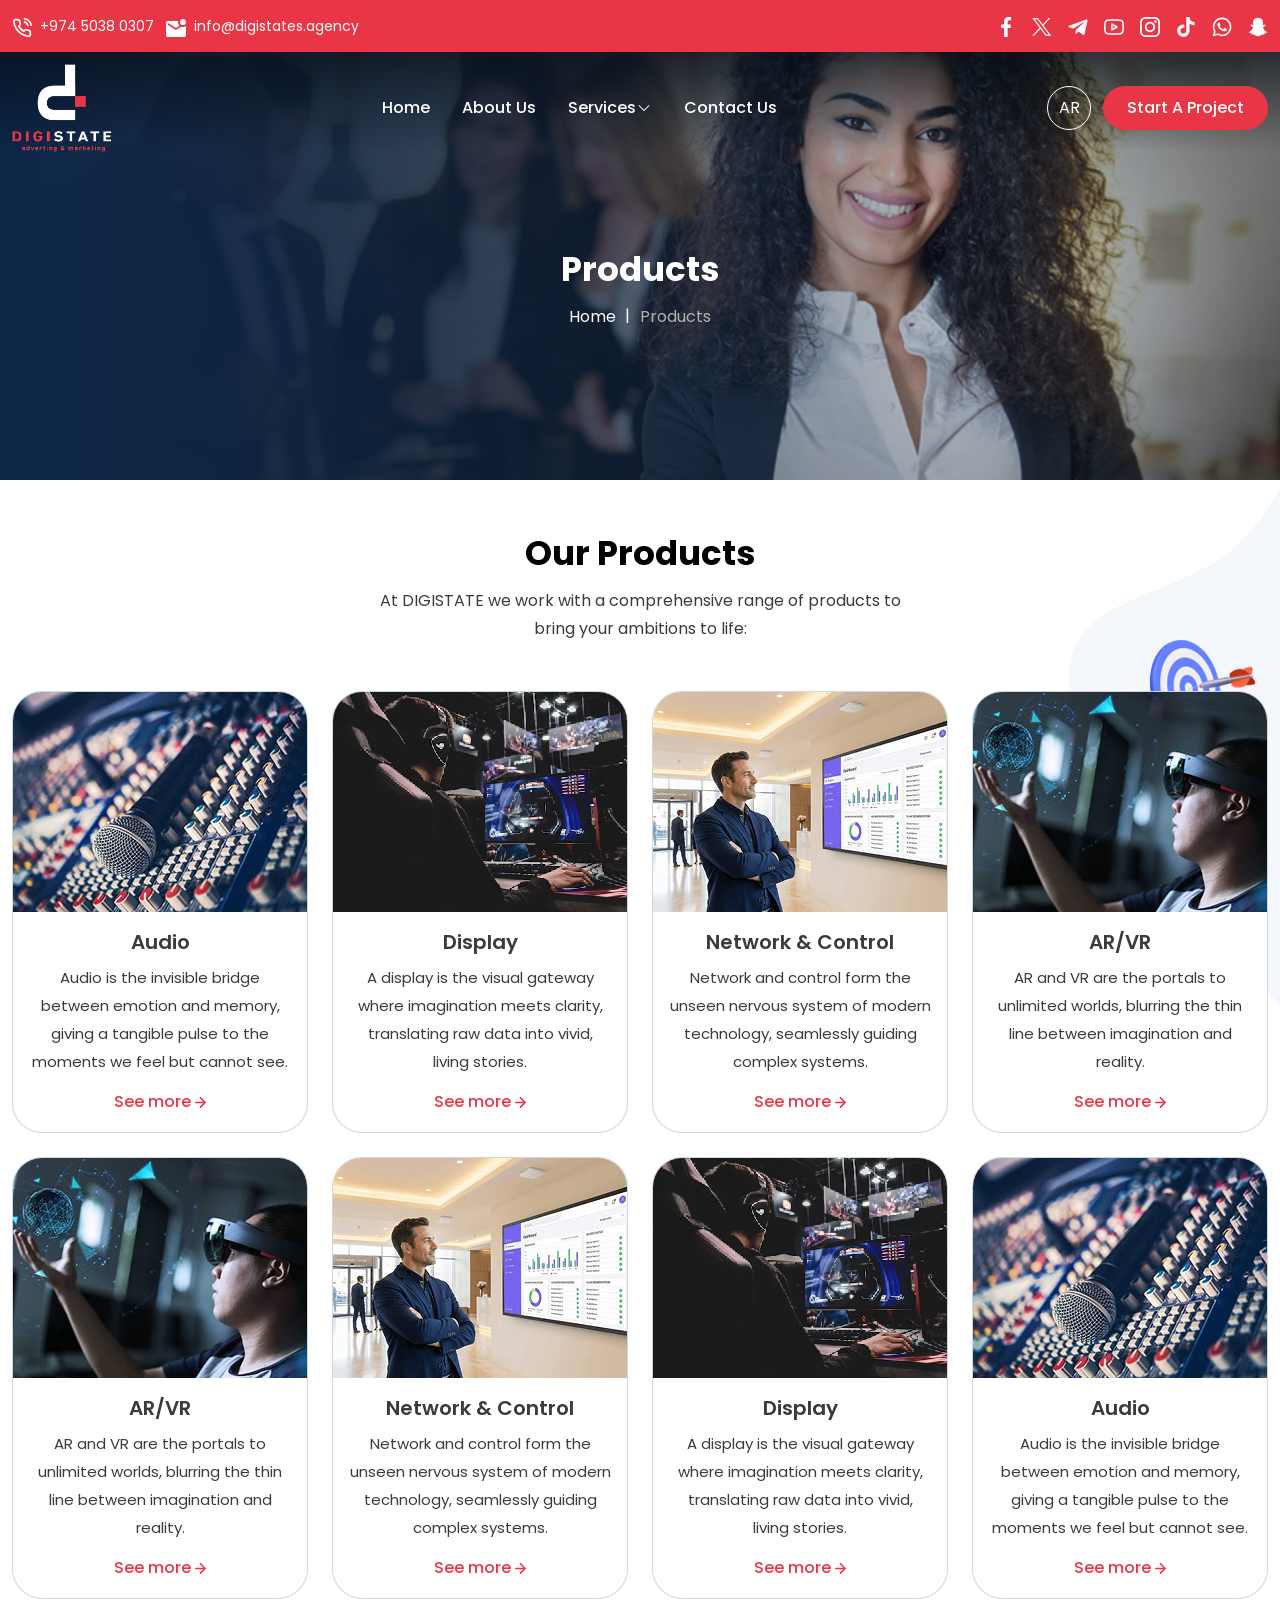
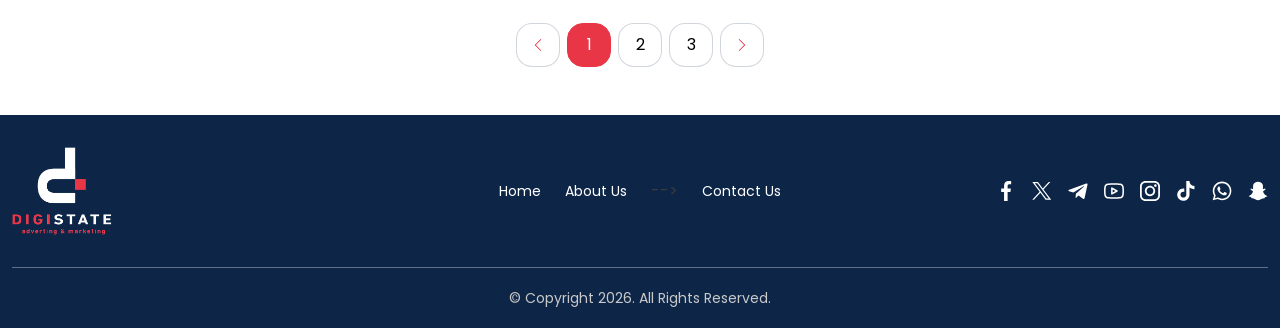
<file: products.html>
<!DOCTYPE html>
<html lang="en">

<head>
    <meta charset="UTF-8">
    <meta name="viewport" content="width=device-width, initial-scale=1.0">
    <meta name="description" content="Digistates is a full-service agency providing audio, display, AR/VR, and transformative digital solutions to drive brand growth.">
    <title>Digistates </title>
    <link rel="stylesheet" href="css/bootstrap.min.css">
    <link rel="stylesheet" href="css/home.css">
    <link rel="stylesheet" href="css/animate.min.css">
    <!-- <link rel="stylesheet" href="css/home-rtl.css"> -->
    <link rel="icon" href="images/logos/favicon.png" type="image/png">
    <link href="https://fonts.googleapis.com/css2?family=Poppins:ital,wght@0,100;0,200;0,300;0,400;0,500;0,600;0,700;0,800;0,900;1,100;1,200;1,300;1,400;1,500;1,600;1,700;1,800;1,900&display=swap" rel="stylesheet">
</head>

<body>



    <header class="header customheader">
        <div class="minheader">
            <div class="container">

                <div class="cont-media">
                    <div class="media">
                        <svg width="20" height="20" viewBox="0 0 20 20" fill="none" xmlns="http://www.w3.org/2000/svg"> <g clip-path="url(#clip0_2002_94)"> <path d="M12.5417 4.16667C13.3556 4.32547 14.1037 4.72355 14.6901 5.30995C15.2765 5.89635
                        15.6745 6.64439 15.8333 7.45834M12.5417 0.833336C14.2327 1.0212 15.8097 1.77848 17.0135 2.98084C18.2174 4.1832 18.9767 5.75918 19.1667 7.45M18.3333 14.1V16.6C18.3343 16.8321 18.2867 17.0618 18.1938 17.2745C18.1008 17.4871 17.9644 17.678
                        17.7934 17.8349C17.6224 17.9918 17.4205 18.1112 17.2006 18.1856C16.9808 18.2599 16.7478 18.2876 16.5167 18.2667C13.9524 17.988 11.4892 17.1118 9.325 15.7083C7.31152 14.4289 5.60445 12.7218 4.325 10.7083C2.91665 8.53434 2.0402 6.05916
                        1.76667 3.48334C1.74584 3.25289 1.77323 3.02064 1.84708 2.80136C1.92094 2.58208 2.03964 2.38058 2.19564 2.20969C2.35163 2.0388 2.5415 1.90226 2.75316 1.80877C2.96481 1.71528 3.19362 1.66689 3.425 1.66667H5.925C6.32942 1.66269 6.72149
                        1.8059 7.02813 2.06961C7.33478 2.33332 7.53506 2.69954 7.59167 3.1C7.69719 3.90006 7.89288 4.68561 8.175 5.44167C8.28712 5.73994 8.31139 6.0641 8.24492 6.37574C8.17846 6.68737 8.02405 6.97343 7.8 7.2L6.74167 8.25834C7.92796 10.3446
                        9.65538 12.072 11.7417 13.2583L12.8 12.2C13.0266 11.9759 13.3126 11.8215 13.6243 11.7551C13.9359 11.6886 14.2601 11.7129 14.5583 11.825C15.3144 12.1071 16.0999 12.3028 16.9 12.4083C17.3048 12.4654 17.6745 12.6693 17.9388 12.9812C18.2031
                        13.2932 18.3435 13.6913 18.3333 14.1Z" stroke="white" stroke-width="1.66667" stroke-linecap="round" stroke-linejoin="round"></path> </g> <defs> <clipPath id="clip0_2002_94"> <rect width="20" height="20" fill="white"></rect> </clipPath> </defs> </svg>
                        <div class="contant"><a href="#">+974 5038 0307</a></div>
                    </div>
                    <!-- End media -->
                    <div class="media">
                        <svg width="20" height="18" viewBox="0 0 20 18" fill="none" xmlns="http://www.w3.org/2000/svg">
                        <path d="M17 6C16.1667 6 15.4583 5.70833 14.875 5.125C14.2917 4.54167 14 3.83333 14 3C14 2.16667 14.2917 1.45833 14.875 0.875C15.4583 0.291667 16.1667 0 17 0C17.8333 0 18.5417 0.291667 19.125 0.875C19.7083 1.45833 20 2.16667
                        20 3C20 3.83333 19.7083 4.54167 19.125 5.125C18.5417 5.70833 17.8333 6 17 6ZM2 18C1.45 18 0.979167 17.8042 0.5875 17.4125C0.195833 17.0208 0 16.55 0 16V4C0 3.45 0.195833 2.97917 0.5875 2.5875C0.979167 2.19583 1.45 2 2 2H12.1C12.0333
                        2.33333 12 2.66667 12 3C12 3.33333 12.0333 3.66667 12.1 4C12.2167 4.53333 12.4083 5.02917 12.675 5.4875C12.9417 5.94583 13.2667 6.35 13.65 6.7L10 9L2 4V6L10 11L15.275 7.7C15.5583 7.8 15.8417 7.875 16.125 7.925C16.4083 7.975 16.7 8
                        17 8C17.5333 8 18.0583 7.91667 18.575 7.75C19.0917 7.58333 19.5667 7.33333 20 7V16C20 16.55 19.8042 17.0208 19.4125 17.4125C19.0208 17.8042 18.55 18 18 18H2Z" fill="white"></path>
                        </svg>
                        <div class="contant"><a href="mailto:"> info@digistates.agency</a></div>
                    </div>
                    <!-- End media -->
                </div>
                <!-- ENd cont-media -->

                <nav class="social">
                    <a class="icon-facebook" href="#" target="_blank" title="Facebook">
                        <svg id="Bold" enable-background="new 0 0 24 24" viewBox="0 0 24 24" xmlns="http://www.w3.org/2000/svg">
                            <path d="m15.997 3.985h2.191v-3.816c-.378-.052-1.678-.169-3.192-.169-3.159 0-5.323 1.987-5.323 5.639v3.361h-3.486v4.266h3.486v10.734h4.274v-10.733h3.345l.531-4.266h-3.877v-2.939c.001-1.233.333-2.077 2.051-2.077z"></path>
                        </svg>
                    </a>
                    <a class="icon-twitter" href="#" target="_blank" title="Twitter">
                        <svg xmlns="http://www.w3.org/2000/svg" width="20" height="19" viewBox="0 0 20 19">
                       <path d="M0.328568 0.568085L7.64408 10.3494L0.282471 18.3021H1.9394L8.38463 11.3393L13.592 18.3021H19.2302L11.503 7.97074L18.3551 0.568085H16.6982L10.7627 6.98053L5.96679 0.568085H0.328568ZM2.76517 1.78845H5.35533L16.7933 17.0818H14.2031L2.76517
                        1.78845Z"></path>
                      </svg>
                    </a>
                    <a class="icon-telegram" href="#" target="_blank" title="Telegram">
                        <svg xmlns="http://www.w3.org/2000/svg" width="23" height="19" viewBox="0 0 23 19" fill="none">
                          <path d="M9.07065 12.5706L8.70651 17.5775C9.22789 17.5775 9.45409 17.3568 9.72582 17.0947L12.1741 14.8133L17.25 18.4368C18.1796 18.9416 18.8362 18.6754 19.0858 17.6023L22.4169 2.38571C22.7148 1.04226 21.9217 0.518121 21.0141
                        0.846398L1.43614 8.15539C0.0995856 8.66159 0.120275 9.38711 1.20855 9.71677L6.21409 11.234L17.8403 4.14158C18.3865 3.78848 18.8845 3.98434 18.4748 4.33744L9.07065 12.5706Z" fill="white"></path>
                        </svg>
                    </a>
                    <a class="icon-youtube" href="#" target="_blank" title="Youtube">
                        <svg id="Layer_1" enable-background="new 0 0 511.982 511.982" viewBox="0 0 511.982 511.982" xmlns="http://www.w3.org/2000/svg">
                            <path d="m341.885 238.36-130-74c-6.188-3.524-13.787-3.488-19.946.091-6.158 3.581-9.947 10.167-9.947 17.29v148c0 7.123 3.789 13.709 9.947 17.29 6.159 3.58 13.757 3.616 19.946.091l130-74c13.396-7.478 13.392-27.287 0-34.762zm-119.894
                        56.984v-79.205l69.571 39.603zm282.306-145.855c-6.503-45.918-43.306-81.146-89.5-85.668-36.489-3.572-93.661-7.83-158.806-7.83s-122.316 4.258-158.806 7.83c-46.194 4.521-82.997 39.75-89.5 85.667-10.247 72.73-10.247 140.276 0 213.005 6.503
                        45.918 43.306 81.146 89.5 85.668 36.489 3.572 93.661 7.83 158.806 7.83s122.316-4.258 158.806-7.83c46.194-4.521 82.997-39.75 89.5-85.667 10.247-72.73 10.247-140.276 0-213.005zm-39.606 207.397c-3.906 27.584-26.025 48.747-53.791 51.465-35.604
                        3.486-91.379 7.641-154.909 7.641s-119.306-4.154-154.909-7.641c-27.766-2.718-49.885-23.881-53.791-51.466-4.844-34.203-7.3-68.148-7.3-100.894s2.456-66.69 7.3-100.895c3.906-27.584 26.025-48.747 53.791-51.465 35.604-3.486 91.379-7.641
                        154.909-7.641s119.306 4.154 154.909 7.641c27.766 2.718 49.885 23.881 53.791 51.466 9.722 69.018 9.722 132.771 0 201.789z"></path>
                        </svg>
                    </a>
                    <a class="icon-instagram" href="#" target="_blank" title="Instagram">
                        <svg width="20" height="20" viewBox="0 0 20 20" xmlns="http://www.w3.org/2000/svg">
                        <path d="M14.4805 0H5.51913C2.47588 0 0 2.476 0 5.51924V14.4806C0 17.524 2.47588 19.9999 5.51913 19.9999H14.4805C17.524 19.9999 19.9999 17.5239 19.9999 14.4806V5.51924C20 2.476 17.524 0 14.4805 0ZM18.2255 14.4806C18.2255 16.5455
                        16.5455 18.2254 14.4806 18.2254H5.51913C3.45433 18.2255 1.77449 16.5455 1.77449 14.4806V5.51924C1.77449 3.45445 3.45433 1.77449 5.51913 1.77449H14.4805C16.5454 1.77449 18.2254 3.45445 18.2254 5.51924V14.4806H18.2255Z"></path>
                        <path d="M10.0001 4.84668C7.15848 4.84668 4.84668 7.15848 4.84668 10.0001C4.84668 12.8417 7.15848 15.1534 10.0001 15.1534C12.8418 15.1534 15.1536 12.8417 15.1536 10.0001C15.1536 7.15848 12.8418 4.84668 10.0001 4.84668ZM10.0001
                        13.3788C8.13705 13.3788 6.62117 11.8631 6.62117 10C6.62117 8.13681 8.13693 6.62105 10.0001 6.62105C11.8634 6.62105 13.3791 8.13681 13.3791 10C13.3791 11.8631 11.8632 13.3788 10.0001 13.3788Z"></path>
                        <path d="M15.3696 3.3418C15.0278 3.3418 14.6919 3.48021 14.4505 3.72272C14.2078 3.96405 14.0684 4.30002 14.0684 4.64309C14.0684 4.98509 14.208 5.32094 14.4505 5.56345C14.6918 5.80478 15.0278 5.94438 15.3696 5.94438C15.7127 5.94438
                        16.0475 5.80478 16.29 5.56345C16.5325 5.32094 16.6709 4.98497 16.6709 4.64309C16.6709 4.30002 16.5325 3.96405 16.29 3.72272C16.0487 3.48021 15.7127 3.3418 15.3696 3.3418Z"></path>
                        </svg>
                    </a>
                    <a class="icon-tiktok" href="#" target="_blank" title="TikTok">
                        <svg xmlns="http://www.w3.org/2000/svg" width="19" height="21" viewBox="0 0 19 21">
                          <path d="M15.2509 4.22836C14.2481 3.47112 13.5267 2.36077 13.2729 1.08353C13.2095 0.766283 13.1764 0.440764 13.1722 0.105591H9.79989V9.32217L9.79568 14.3705C9.79568 15.7208 8.91711 16.8656 7.69918 17.267C7.3447 17.3843 6.9626
                        17.4394 6.56535 17.4187C6.05777 17.3912 5.5819 17.2367 5.16811 16.9898C4.28948 16.4643 3.69228 15.5098 3.67573 14.4174C3.6509 12.7111 5.03016 11.3194 6.73499 11.3194C7.07292 11.3194 7.39568 11.3746 7.69775 11.4739V8.04906C7.37913 8.00217
                        7.05367 7.97734 6.72539 7.97734C4.85918 7.97734 3.11295 8.75389 1.86605 10.1511C0.922602 11.2077 0.357056 12.5553 0.26878 13.9677C0.154297 15.8243 0.834285 17.5898 2.15153 18.8919C2.34463 19.0822 2.5488 19.2601 2.76121 19.4243C3.89087
                        20.2932 5.2716 20.7636 6.72539 20.7636C7.05367 20.7636 7.37913 20.7401 7.69775 20.6919C9.05637 20.4919 10.3102 19.8698 11.2992 18.8919C12.5157 17.6905 13.1861 16.0946 13.1944 14.398L13.1764 6.85871C13.7558 7.30561 14.3902 7.67665 15.0716
                        7.96217C16.1295 8.41044 17.2509 8.63665 18.4068 8.63527V5.27664L18.3971 5.27802C17.2164 5.27802 16.1267 4.88767 15.2522 4.22698L15.2509 4.22836Z"></path>
                       </svg>
                    </a>
                    <a class="icon-whatsapp" href="#" target="_blank" title="Whatsapp">
                        <svg width="20" height="20" viewBox="0 0 20 20" xmlns="http://www.w3.org/2000/svg">
                            <path fill-rule="evenodd" clip-rule="evenodd" d="M16.6319 3.34007C14.8778 1.58386 12.5449 0.616264 10.0596 0.615234C4.93836 0.615234 0.770424 4.78306 0.768364 9.90566C0.767677 11.5432 1.19546 13.1417 2.00856 14.5507L0.69043
                        19.3652L5.61585 18.0732C6.97301 18.8135 8.50091 19.2036 10.0558 19.2041H10.0597C15.1804 19.2041 19.3488 15.0359 19.3507 9.9131C19.3517 7.43042 18.3862 5.09617 16.6319 3.34007ZM10.0596 17.635H10.0564C8.67074 17.6344 7.31175 17.262 6.12592
                        16.5586L5.84405 16.3911L2.92123 17.1579L3.70137 14.3082L3.51769 14.016C2.74464 12.7865 2.33643 11.3654 2.33712 9.90623C2.33872 5.64846 5.80308 2.18445 10.0627 2.18445C12.1254 2.18513 14.0643 2.98943 15.5223 4.44912C16.9803 5.90881
                        17.7828 7.84904 17.7821 9.91253C17.7802 14.1706 14.3161 17.635 10.0596 17.635ZM14.2955 11.8513C14.0634 11.735 12.922 11.1736 12.7091 11.096C12.4965 11.0185 12.3415 10.9799 12.1869 11.2122C12.0321 11.4445 11.5873 11.9675 11.4518 12.1224C11.3163
                        12.2773 11.181 12.2968 10.9488 12.1805C10.7166 12.0644 9.96861 11.8191 9.08181 11.0282C8.39173 10.4126 7.92584 9.6524 7.79034 9.42009C7.65508 9.18754 7.7892 9.07402 7.8922 8.9463C8.14351 8.63422 8.39516 8.30704 8.47253 8.1522C8.55
                        7.99724 8.51121 7.86163 8.45307 7.74547C8.39516 7.62932 7.93088 6.48662 7.73747 6.02165C7.54887 5.56915 7.35764 5.63026 7.21505 5.62317C7.07978 5.61642 6.92494 5.61504 6.7701 5.61504C6.61538 5.61504 6.36384 5.67306 6.15098 5.90561C5.93823
                        6.13804 5.33856 6.6996 5.33856 7.84229C5.33856 8.98498 6.17043 10.0889 6.28648 10.2438C6.40252 10.3988 7.92355 12.7437 10.2523 13.7492C10.8062 13.9886 11.2386 14.1313 11.5758 14.2383C12.132 14.415 12.6379 14.39 13.038 14.3303C13.4841
                        14.2636 14.4114 13.7686 14.6051 13.2264C14.7985 12.6841 14.7985 12.2193 14.7403 12.1224C14.6824 12.0256 14.5276 11.9675 14.2955 11.8513Z"></path>
                        </svg>
                    </a>
                    <a class="icon-snapchat" href="#" target="_blank" title="Snapchat">
                        <svg xmlns="http://www.w3.org/2000/svg" width="20" height="21" viewBox="0 0 20 21">
                          <path d="M19.4118 15.6792C16.026 14.0203 15.4862 11.459 15.4622 11.269C15.4333 11.0389 15.4003 10.858 15.6511 10.6239C15.893 10.3977 16.9661 9.72544 17.2638 9.51511C17.7559 9.16682 17.9727 8.8191 17.813 8.39165C17.7013 8.09595
                        17.4292 7.98456 17.1427 7.98456C17.0522 7.98483 16.9621 7.99508 16.8738 8.01509C16.3331 8.13382 15.808 8.40805 15.5042 8.48212C15.4676 8.49165 15.4301 8.49676 15.3925 8.49738C15.2304 8.49738 15.169 8.42445 15.1846 8.22712C15.2227 7.62891
                        15.3031 6.46135 15.2098 5.37067C15.0818 3.87007 14.6036 3.12657 14.0367 2.46899C13.7624 2.15011 12.4887 0.780121 10.0308 0.780121C7.57285 0.780121 6.30087 2.15011 6.02826 2.46504C5.45959 3.12261 4.98196 3.86612 4.85516 5.36671C4.76186
                        6.45739 4.84565 7.62439 4.88029 8.22316C4.89146 8.41087 4.83448 8.49343 4.67248 8.49343C4.63478 8.49276 4.59728 8.48765 4.56076 8.47816C4.25743 8.40409 3.73233 8.12987 3.19158 8.01113C3.10337 7.99112 3.01328 7.98087 2.92287 7.9806C2.63519
                        7.9806 2.36425 8.09369 2.25253 8.38769C2.09278 8.81514 2.30839 9.16286 2.80221 9.51117C3.09997 9.7215 4.17307 10.3932 4.41496 10.6199C4.66523 10.854 4.63282 11.0349 4.60378 11.2651C4.57975 11.4579 4.03957 14.0192 0.654318 15.6752C0.456007
                        15.7724 0.118599 15.9784 0.713532 16.3108C1.64755 16.8331 2.26929 16.7773 2.7525 17.0922C3.16253 17.3596 2.92009 17.9363 3.21839 18.1444C3.58485 18.4004 4.66801 18.1262 6.06737 18.5938C7.24047 18.9851 7.95328 20.0905 10.0336 20.0905C12.1139
                        20.0905 12.8474 18.98 13.9998 18.5938C15.3963 18.1262 16.4817 18.4004 16.8487 18.1444C17.1465 17.9363 16.9046 17.3596 17.3147 17.0922C17.7978 16.7773 18.4191 16.8331 19.3536 16.3108C19.9475 15.9822 19.61 15.7764 19.4118 15.6792Z"></path>
                       </svg>
                    </a>
                </nav>

            </div>
        </div>
        <!-- ENd  -->
        <div class="container pad">
            <div class="logo">
                <a href="index.html" title=""> <img loading="lazy" src="images/logos/logo-wight.png" alt="Digistates Agency Logo" width="193" height="169"></a>
            </div>
            <!-- End logo -->
            <span class="overlay"></span>
            <nav class="navbar" id="navbar">
                <span class="cancel">
                    <svg width="10" height="10" viewBox="0 0 12 12"  xmlns="http://www.w3.org/2000/svg">
                        <path d="M6.66271 6.00002L11.8625 0.800231C12.0455 0.617161 12.0455 0.320349 11.8625 0.137303C11.6794 -0.0457441 11.3826 -0.0457675 11.1995 0.137303L5.99975 5.33709L0.799987 0.137303C0.616917 -0.0457675 0.320105 -0.0457675 0.137058 0.137303C-0.0459882 0.320373 -0.0460117 0.617185 0.137058 0.800231L5.33682 6L0.137058 11.1998C-0.0460117 11.3829 -0.0460117 11.6797 0.137058 11.8627C0.228582 11.9542 0.348558 12 0.468535 12C0.588511 12 0.708464 11.9542 0.800011 11.8627L5.99975 6.66295L11.1995 11.8627C11.291 11.9542 11.411 12 11.531 12C11.651 12 11.7709 11.9542 11.8625 11.8627C12.0455 11.6796 12.0455 11.3828 11.8625 11.1998L6.66271 6.00002Z" fill="#fff"></path>
                    </svg>
                </span>
                <div class="logo">
                    <a href="index.html" title=""> <img loading="lazy" src="images/logos/logo-wight.png" alt="Digistates Agency Logo" width="193" height="169"></a>
                </div>
                <!-- End logo -->

                <ul class="menu" id="menu">
                    <li class="menu-item ">
                        <a class="menu-link" href="index.html" title="">Home</a>
                    </li>
                    <li class="menu-item">
                        <a class="menu-link" href="aboutus.html" title=""> About Us</a>
                    </li>
                    <li class="menu-item menu-dropdown ">
                        <a class="menu-link" data-toggle="submenu" title="">
                            Services 
                            <svg xmlns="http://www.w3.org/2000/svg" viewBox="0 0 24 24" fill="currentColor" aria-hidden="true" data-slot="icon" color="var(--token-4e9ee025-4d41-457f-b60b-4d48970c270e, rgb(128, 133, 143))" ><path fill-rule="evenodd" d="M12.53 16.28a.75.75 0 0 1-1.06 0l-7.5-7.5a.75.75 0 0 1 1.06-1.06L12 14.69l6.97-6.97a.75.75 0 1 1 1.06 1.06l-7.5 7.5Z" clip-rule="evenodd"></path></svg>
                        </a>
                        <div class="submenu">
                            <a href="cybersecurity.html"> Cybersecurity & Regulatory</a>
                            <a href="cybersecurity.html"> Cybersecurity & Regulatory</a>
                            <a href="cybersecurity.html"> Cybersecurity & Regulatory</a>
                            <a href="cybersecurity.html"> Cybersecurity & Regulatory</a>
                        </div>
                    </li>
                    <!-- <li class="menu-item menu-dropdown activelink">
                        <a class="menu-link" data-toggle="submenu" title="">
                            Products 
                            <svg xmlns="http://www.w3.org/2000/svg" viewBox="0 0 24 24" fill="currentColor" aria-hidden="true" data-slot="icon" color="var(--token-4e9ee025-4d41-457f-b60b-4d48970c270e, rgb(128, 133, 143))" ><path fill-rule="evenodd" d="M12.53 16.28a.75.75 0 0 1-1.06 0l-7.5-7.5a.75.75 0 0 1 1.06-1.06L12 14.69l6.97-6.97a.75.75 0 1 1 1.06 1.06l-7.5 7.5Z" clip-rule="evenodd"></path></svg>
                        </a>
                        <div class="submenu">
                            <a href="products-inner.html">Audio</a>
                            <a href="products-inner.html"> Display</a>
                            <a href="products-inner.html">Network and control </a>
                            <a href="products-inner.html">AR/VR</a>
                            <a href="products-inner.html"> Video</a>
                            <a href="products-inner.html">Light</a>
                            <a href="products-inner.html">Interactive </a>
                            <a href="products-inner.html">Rigging & Mechanics </a>
                        </div>
                    </li> -->
                    <li class="menu-item ">
                        <a class="menu-link" href="contactus.html" title="">  contact us</a>
                    </li>
                </ul>
            </nav>
            <nav class="actions">
                <a href="ar/index.html" class="language"> AR</a>
                <!-- End language -->
                <div class="burger" id="burger">
                    <span class="burger-line"></span>
                    <span class="burger-line"></span>
                    <span class="burger-line"></span>
                </div>
                <!-- End burger -->
                <a class="bottom" href="contactus.html">Start a Project </a>
            </nav>
            <!-- End actions -->
        </div>
        <!-- ENd container -->

    </header>
    <!-- End header -->

    <main>

        <section class="map-back">
            <img loading="lazy" src="images/products/pr-5.webp" alt="Digistates" width="1200" height="400">
            <div class="container">
                <h1 class="title wow animate__animated animate__fadeInUp" data-wow-delay="0.5s" data-wow-duration="1.5s"> products </h1>
                <ul class="maplink wow animate__animated animate__fadeInUp" data-wow-delay="0.5s" data-wow-duration="1.5s">
                    <li><a href="index.html">Home</a></li>
                    <li>products</li>
                </ul>
            </div>
        </section>
        <!-- End map-back -->

        <section class="item-products">
            <div class="container">
                <h2 class="title text-center wow animate__animated animate__fadeInUp" data-wow-delay="0.5s" data-wow-duration="1.5s">Our Products </h2>
                <p class="text text-center mt-2 wow animate__animated animate__fadeInUp" data-wow-delay="0.5s" data-wow-duration="1.5s">At DIGISTATE we work with a comprehensive range of products to <br>bring your ambitions to life:</p>
                <div class="products-grid">
                    <!-- Product 1 -->
                    <div class="product-card wow animate__animated animate__fadeInUp" data-wow-delay="0.5s" data-wow-duration="1.5s">
                        <a href="products-inner.html" class="photo">
                            <img loading="lazy" src="images/products/pr-1.webp" alt="Audio Technology Products">
                        </a>
                        <div class="card-body">
                            <h3 class="title"><a href="products-inner.html">Audio</a></h3>
                            <p>Audio is the invisible bridge between emotion and memory, giving a tangible pulse to the moments we feel but cannot see.</p>
                            <a href="products-inner.html" class="see-more-btn" aria-label="See more Digistates Agency">
                        See more
                        <svg aria-hidden="true" focusable="false" width="11" height="11" viewBox="0 0 11 11" fill="none" xmlns="http://www.w3.org/2000/svg">
                            <path d="M0.800049 5.46672H10.1334M5.46672 10.1334L10.1334 5.46672L5.46672 0.800049" stroke="#E83646" stroke-width="1.6" stroke-linecap="round" stroke-linejoin="round"/>
                        </svg>
                    </a>
                        </div>
                    </div>
                    <!-- End product-card -->
                    <!-- Product 2 -->
                    <div class="product-card wow animate__animated animate__fadeInUp" data-wow-delay="0.5s" data-wow-duration="1.5s">
                        <a href="products-inner.html" class="photo">
                            <img loading="lazy" src="images/products/pr-2.webp" alt="Display Solutions and Screens">
                        </a>
                        <div class="card-body">
                            <h3 class="title"><a href="products-inner.html">Display</a></h3>
                            <p>A display is the visual gateway where imagination meets clarity, translating raw data into vivid, living stories.</p>
                            <a href="products-inner.html" class="see-more-btn" aria-label="See more Digistates Agency">
                        See more
                        <svg aria-hidden="true" focusable="false" width="11" height="11" viewBox="0 0 11 11" fill="none" xmlns="http://www.w3.org/2000/svg">
                            <path d="M0.800049 5.46672H10.1334M5.46672 10.1334L10.1334 5.46672L5.46672 0.800049" stroke="#E83646" stroke-width="1.6" stroke-linecap="round" stroke-linejoin="round"/>
                        </svg>
                    </a>
                        </div>
                    </div>
                    <!-- End product-card -->
                    <!-- Product 3 -->
                    <div class="product-card wow animate__animated animate__fadeInUp" data-wow-delay="0.5s" data-wow-duration="1.5s">
                        <a href="products-inner.html" class="photo">
                            <img loading="lazy" src="images/products/pr-3.webp" alt="Network and Control Systems">
                        </a>
                        <div class="card-body">
                            <h3 class="title"><a href="products-inner.html">Network & control</a></h3>
                            <p>Network and control form the unseen nervous system of modern technology, seamlessly guiding complex systems.</p>
                            <a href="products-inner.html" class="see-more-btn" aria-label="See more Digistates Agency">
                        See more
                        <svg aria-hidden="true" focusable="false" width="11" height="11" viewBox="0 0 11 11" fill="none" xmlns="http://www.w3.org/2000/svg">
                            <path d="M0.800049 5.46672H10.1334M5.46672 10.1334L10.1334 5.46672L5.46672 0.800049" stroke="#E83646" stroke-width="1.6" stroke-linecap="round" stroke-linejoin="round"/>
                        </svg>
                    </a>
                        </div>
                    </div>
                    <!-- End product-card -->
                    <!-- Product 4 -->
                    <div class="product-card wow animate__animated animate__fadeInUp" data-wow-delay="0.5s" data-wow-duration="1.5s">
                        <a href="products-inner.html" class="photo">
                            <img loading="lazy" src="images/products/pr-4.webp" alt="AR and VR Interactive Solutions">
                        </a>
                        <div class="card-body">
                            <h3 class="title"><a href="products-inner.html">AR/VR</a></h3>
                            <p>AR and VR are the portals to unlimited worlds, blurring the thin line between imagination and reality.</p>
                            <a href="products-inner.html" class="see-more-btn" aria-label="See more Digistates Agency">
                        See more
                        <svg aria-hidden="true" focusable="false" width="11" height="11" viewBox="0 0 11 11" fill="none" xmlns="http://www.w3.org/2000/svg">
                            <path d="M0.800049 5.46672H10.1334M5.46672 10.1334L10.1334 5.46672L5.46672 0.800049" stroke="#E83646" stroke-width="1.6" stroke-linecap="round" stroke-linejoin="round"/>
                        </svg>
                    </a>
                        </div>
                    </div>
                    <!-- End product-card -->

                    <div class="product-card wow animate__animated animate__fadeInUp" data-wow-delay="0.5s" data-wow-duration="1.5s">
                        <a href="products-inner.html" class="photo">
                            <img loading="lazy" src="images/products/pr-4.webp" alt="AR and VR Interactive Solutions">
                        </a>
                        <div class="card-body">
                            <h3 class="title"><a href="products-inner.html">AR/VR</a></h3>
                            <p>AR and VR are the portals to unlimited worlds, blurring the thin line between imagination and reality.</p>
                            <a href="products-inner.html" class="see-more-btn" aria-label="See more Digistates Agency">
                        See more
                        <svg aria-hidden="true" focusable="false" width="11" height="11" viewBox="0 0 11 11" fill="none" xmlns="http://www.w3.org/2000/svg">
                            <path d="M0.800049 5.46672H10.1334M5.46672 10.1334L10.1334 5.46672L5.46672 0.800049" stroke="#E83646" stroke-width="1.6" stroke-linecap="round" stroke-linejoin="round"/>
                        </svg>
                    </a>
                        </div>
                    </div>
                    <!-- End product-card -->
                    <!-- Product 3 -->
                    <div class="product-card wow animate__animated animate__fadeInUp" data-wow-delay="0.5s" data-wow-duration="1.5s">
                        <a href="products-inner.html" class="photo">
                            <img loading="lazy" src="images/products/pr-3.webp" alt="Network and Control Systems">
                        </a>
                        <div class="card-body">
                            <h3 class="title"><a href="products-inner.html">Network & control</a></h3>
                            <p>Network and control form the unseen nervous system of modern technology, seamlessly guiding complex systems.</p>
                            <a href="products-inner.html" class="see-more-btn" aria-label="See more Digistates Agency">
                        See more
                        <svg aria-hidden="true" focusable="false" width="11" height="11" viewBox="0 0 11 11" fill="none" xmlns="http://www.w3.org/2000/svg">
                            <path d="M0.800049 5.46672H10.1334M5.46672 10.1334L10.1334 5.46672L5.46672 0.800049" stroke="#E83646" stroke-width="1.6" stroke-linecap="round" stroke-linejoin="round"/>
                        </svg>
                    </a>
                        </div>
                    </div>
                    <!-- End product-card -->
                    <!-- Product 2 -->
                    <div class="product-card wow animate__animated animate__fadeInUp" data-wow-delay="0.5s" data-wow-duration="1.5s">
                        <a href="products-inner.html" class="photo">
                            <img loading="lazy" src="images/products/pr-2.webp" alt="Display Solutions and Screens">
                        </a>
                        <div class="card-body">
                            <h3 class="title"><a href="products-inner.html">Display</a></h3>
                            <p>A display is the visual gateway where imagination meets clarity, translating raw data into vivid, living stories.</p>
                            <a href="products-inner.html" class="see-more-btn" aria-label="See more Digistates Agency">
                        See more
                        <svg aria-hidden="true" focusable="false" width="11" height="11" viewBox="0 0 11 11" fill="none" xmlns="http://www.w3.org/2000/svg">
                            <path d="M0.800049 5.46672H10.1334M5.46672 10.1334L10.1334 5.46672L5.46672 0.800049" stroke="#E83646" stroke-width="1.6" stroke-linecap="round" stroke-linejoin="round"/>
                        </svg>
                    </a>
                        </div>
                    </div>
                    <!-- End product-card -->
                    <!-- Product 1 -->
                    <div class="product-card wow animate__animated animate__fadeInUp" data-wow-delay="0.5s" data-wow-duration="1.5s">
                        <a href="products-inner.html" class="photo">
                            <img loading="lazy" src="images/products/pr-1.webp" alt="Audio Technology Products">
                        </a>
                        <div class="card-body">
                            <h3 class="title"><a href="products-inner.html">Audio</a></h3>
                            <p>Audio is the invisible bridge between emotion and memory, giving a tangible pulse to the moments we feel but cannot see.</p>
                            <a href="products-inner.html" class="see-more-btn" aria-label="See more Digistates Agency">
                        See more
                        <svg aria-hidden="true" focusable="false" width="11" height="11" viewBox="0 0 11 11" fill="none" xmlns="http://www.w3.org/2000/svg">
                            <path d="M0.800049 5.46672H10.1334M5.46672 10.1334L10.1334 5.46672L5.46672 0.800049" stroke="#E83646" stroke-width="1.6" stroke-linecap="round" stroke-linejoin="round"/>
                        </svg>
                    </a>
                        </div>
                    </div>
                    <!-- End product-card -->
                </div>
                <!-- End products-grid -->
                <ul class="pagination w-100 wow animate__animated animate__fadeInUp" data-wow-delay="0.5s" data-wow-duration="1.5s">
                    <li class="page-item">
                        <a class="page-link" href="#">
                            <svg width="16" height="12" viewBox="0 0 10 6" xmlns="http://www.w3.org/2000/svg">
                    <path d="M5.27438 5.58083L9.89199 0.963231C10.0396 0.810363 10.0354 0.566767 9.88252 0.41913C9.73339 0.2751 9.49699 0.2751 9.34789 0.41913L5.00233 4.76468L0.656779 0.41913C0.506526 0.2689 0.262929 0.2689 0.112677 0.41913C-0.0375528 0.569405 -0.0375529 0.812978 0.112677 0.963231L4.73028 5.58083C4.88056 5.73106 5.12413 5.73106 5.27438 5.58083Z"></path>
                  </svg></a>
                    </li>
                    <li class="page-item"><a class="page-link active" href="#">1 </a></li>
                    <li class="page-item"><a class="page-link" href="#">2</a></li>
                    <li class="page-item"><a class="page-link" href="#">3</a></li>
                    <li class="page-item">
                        <a class="page-link" href="#">
                            <svg width="16" height="12" viewBox="0 0 10 6" xmlns="http://www.w3.org/2000/svg">
                    <path d="M5.27438 5.58083L9.89199 0.963231C10.0396 0.810363 10.0354 0.566767 9.88252 0.41913C9.73339 0.2751 9.49699 0.2751 9.34789 0.41913L5.00233 4.76468L0.656779 0.41913C0.506526 0.2689 0.262929 0.2689 0.112677 0.41913C-0.0375528 0.569405 -0.0375529 0.812978 0.112677 0.963231L4.73028 5.58083C4.88056 5.73106 5.12413 5.73106 5.27438 5.58083Z"> </path>
                  </svg></a>
                    </li>
                </ul>
            </div>
        </section>
        <!-- ENd item-products -->

    </main>

    <footer class="footer">
        <div class="container">
            <div class="rowbox">
                <div class="logo"><img loading="lazy" src="images/logos/logo-wight.png" alt="Digistates Agency Logo" width="193" height="169"></div>

                <nav class="navmenu">
                    <a href="index.html">home</a>
                    <a href="aboutus.html"> About Us</a>
                    <!-- <!-- <a href="products.html">  Products   </a> -->-->
                    <a href="contactus.html">Contact us</a>
                </nav>

                <nav class="social">
                    <a class="icon-facebook" href="#" target="_blank" title="Facebook">
                        <svg id="Bold" enable-background="new 0 0 24 24" viewBox="0 0 24 24" xmlns="http://www.w3.org/2000/svg">
                            <path d="m15.997 3.985h2.191v-3.816c-.378-.052-1.678-.169-3.192-.169-3.159 0-5.323 1.987-5.323 5.639v3.361h-3.486v4.266h3.486v10.734h4.274v-10.733h3.345l.531-4.266h-3.877v-2.939c.001-1.233.333-2.077 2.051-2.077z"></path>
                        </svg>
                    </a>
                    <a class="icon-twitter" href="#" target="_blank" title="Twitter">
                        <svg xmlns="http://www.w3.org/2000/svg" width="20" height="19" viewBox="0 0 20 19">
                       <path d="M0.328568 0.568085L7.64408 10.3494L0.282471 18.3021H1.9394L8.38463 11.3393L13.592 18.3021H19.2302L11.503 7.97074L18.3551 0.568085H16.6982L10.7627 6.98053L5.96679 0.568085H0.328568ZM2.76517 1.78845H5.35533L16.7933 17.0818H14.2031L2.76517
                        1.78845Z"></path>
                      </svg>
                    </a>
                    <a class="icon-telegram" href="#" target="_blank" title="Telegram">
                        <svg xmlns="http://www.w3.org/2000/svg" width="23" height="19" viewBox="0 0 23 19" fill="none">
                          <path d="M9.07065 12.5706L8.70651 17.5775C9.22789 17.5775 9.45409 17.3568 9.72582 17.0947L12.1741 14.8133L17.25 18.4368C18.1796 18.9416 18.8362 18.6754 19.0858 17.6023L22.4169 2.38571C22.7148 1.04226 21.9217 0.518121 21.0141
                        0.846398L1.43614 8.15539C0.0995856 8.66159 0.120275 9.38711 1.20855 9.71677L6.21409 11.234L17.8403 4.14158C18.3865 3.78848 18.8845 3.98434 18.4748 4.33744L9.07065 12.5706Z" fill="white"></path>
                        </svg>
                    </a>
                    <a class="icon-youtube" href="#" target="_blank" title="Youtube">
                        <svg id="Layer_1" enable-background="new 0 0 511.982 511.982" viewBox="0 0 511.982 511.982" xmlns="http://www.w3.org/2000/svg">
                            <path d="m341.885 238.36-130-74c-6.188-3.524-13.787-3.488-19.946.091-6.158 3.581-9.947 10.167-9.947 17.29v148c0 7.123 3.789 13.709 9.947 17.29 6.159 3.58 13.757 3.616 19.946.091l130-74c13.396-7.478 13.392-27.287 0-34.762zm-119.894
                        56.984v-79.205l69.571 39.603zm282.306-145.855c-6.503-45.918-43.306-81.146-89.5-85.668-36.489-3.572-93.661-7.83-158.806-7.83s-122.316 4.258-158.806 7.83c-46.194 4.521-82.997 39.75-89.5 85.667-10.247 72.73-10.247 140.276 0 213.005 6.503
                        45.918 43.306 81.146 89.5 85.668 36.489 3.572 93.661 7.83 158.806 7.83s122.316-4.258 158.806-7.83c46.194-4.521 82.997-39.75 89.5-85.667 10.247-72.73 10.247-140.276 0-213.005zm-39.606 207.397c-3.906 27.584-26.025 48.747-53.791 51.465-35.604
                        3.486-91.379 7.641-154.909 7.641s-119.306-4.154-154.909-7.641c-27.766-2.718-49.885-23.881-53.791-51.466-4.844-34.203-7.3-68.148-7.3-100.894s2.456-66.69 7.3-100.895c3.906-27.584 26.025-48.747 53.791-51.465 35.604-3.486 91.379-7.641
                        154.909-7.641s119.306 4.154 154.909 7.641c27.766 2.718 49.885 23.881 53.791 51.466 9.722 69.018 9.722 132.771 0 201.789z"></path>
                        </svg>
                    </a>
                    <a class="icon-instagram" href="#" target="_blank" title="Instagram">
                        <svg width="20" height="20" viewBox="0 0 20 20" xmlns="http://www.w3.org/2000/svg">
                        <path d="M14.4805 0H5.51913C2.47588 0 0 2.476 0 5.51924V14.4806C0 17.524 2.47588 19.9999 5.51913 19.9999H14.4805C17.524 19.9999 19.9999 17.5239 19.9999 14.4806V5.51924C20 2.476 17.524 0 14.4805 0ZM18.2255 14.4806C18.2255 16.5455
                        16.5455 18.2254 14.4806 18.2254H5.51913C3.45433 18.2255 1.77449 16.5455 1.77449 14.4806V5.51924C1.77449 3.45445 3.45433 1.77449 5.51913 1.77449H14.4805C16.5454 1.77449 18.2254 3.45445 18.2254 5.51924V14.4806H18.2255Z"></path>
                        <path d="M10.0001 4.84668C7.15848 4.84668 4.84668 7.15848 4.84668 10.0001C4.84668 12.8417 7.15848 15.1534 10.0001 15.1534C12.8418 15.1534 15.1536 12.8417 15.1536 10.0001C15.1536 7.15848 12.8418 4.84668 10.0001 4.84668ZM10.0001
                        13.3788C8.13705 13.3788 6.62117 11.8631 6.62117 10C6.62117 8.13681 8.13693 6.62105 10.0001 6.62105C11.8634 6.62105 13.3791 8.13681 13.3791 10C13.3791 11.8631 11.8632 13.3788 10.0001 13.3788Z"></path>
                        <path d="M15.3696 3.3418C15.0278 3.3418 14.6919 3.48021 14.4505 3.72272C14.2078 3.96405 14.0684 4.30002 14.0684 4.64309C14.0684 4.98509 14.208 5.32094 14.4505 5.56345C14.6918 5.80478 15.0278 5.94438 15.3696 5.94438C15.7127 5.94438
                        16.0475 5.80478 16.29 5.56345C16.5325 5.32094 16.6709 4.98497 16.6709 4.64309C16.6709 4.30002 16.5325 3.96405 16.29 3.72272C16.0487 3.48021 15.7127 3.3418 15.3696 3.3418Z"></path>
                        </svg>
                    </a>
                    <a class="icon-tiktok" href="#" target="_blank" title="TikTok">
                        <svg xmlns="http://www.w3.org/2000/svg" width="19" height="21" viewBox="0 0 19 21">
                          <path d="M15.2509 4.22836C14.2481 3.47112 13.5267 2.36077 13.2729 1.08353C13.2095 0.766283 13.1764 0.440764 13.1722 0.105591H9.79989V9.32217L9.79568 14.3705C9.79568 15.7208 8.91711 16.8656 7.69918 17.267C7.3447 17.3843 6.9626
                        17.4394 6.56535 17.4187C6.05777 17.3912 5.5819 17.2367 5.16811 16.9898C4.28948 16.4643 3.69228 15.5098 3.67573 14.4174C3.6509 12.7111 5.03016 11.3194 6.73499 11.3194C7.07292 11.3194 7.39568 11.3746 7.69775 11.4739V8.04906C7.37913 8.00217
                        7.05367 7.97734 6.72539 7.97734C4.85918 7.97734 3.11295 8.75389 1.86605 10.1511C0.922602 11.2077 0.357056 12.5553 0.26878 13.9677C0.154297 15.8243 0.834285 17.5898 2.15153 18.8919C2.34463 19.0822 2.5488 19.2601 2.76121 19.4243C3.89087
                        20.2932 5.2716 20.7636 6.72539 20.7636C7.05367 20.7636 7.37913 20.7401 7.69775 20.6919C9.05637 20.4919 10.3102 19.8698 11.2992 18.8919C12.5157 17.6905 13.1861 16.0946 13.1944 14.398L13.1764 6.85871C13.7558 7.30561 14.3902 7.67665 15.0716
                        7.96217C16.1295 8.41044 17.2509 8.63665 18.4068 8.63527V5.27664L18.3971 5.27802C17.2164 5.27802 16.1267 4.88767 15.2522 4.22698L15.2509 4.22836Z"></path>
                       </svg>
                    </a>
                    <a class="icon-whatsapp" href="#" target="_blank" title="Whatsapp">
                        <svg width="20" height="20" viewBox="0 0 20 20" xmlns="http://www.w3.org/2000/svg">
                            <path fill-rule="evenodd" clip-rule="evenodd" d="M16.6319 3.34007C14.8778 1.58386 12.5449 0.616264 10.0596 0.615234C4.93836 0.615234 0.770424 4.78306 0.768364 9.90566C0.767677 11.5432 1.19546 13.1417 2.00856 14.5507L0.69043
                        19.3652L5.61585 18.0732C6.97301 18.8135 8.50091 19.2036 10.0558 19.2041H10.0597C15.1804 19.2041 19.3488 15.0359 19.3507 9.9131C19.3517 7.43042 18.3862 5.09617 16.6319 3.34007ZM10.0596 17.635H10.0564C8.67074 17.6344 7.31175 17.262 6.12592
                        16.5586L5.84405 16.3911L2.92123 17.1579L3.70137 14.3082L3.51769 14.016C2.74464 12.7865 2.33643 11.3654 2.33712 9.90623C2.33872 5.64846 5.80308 2.18445 10.0627 2.18445C12.1254 2.18513 14.0643 2.98943 15.5223 4.44912C16.9803 5.90881
                        17.7828 7.84904 17.7821 9.91253C17.7802 14.1706 14.3161 17.635 10.0596 17.635ZM14.2955 11.8513C14.0634 11.735 12.922 11.1736 12.7091 11.096C12.4965 11.0185 12.3415 10.9799 12.1869 11.2122C12.0321 11.4445 11.5873 11.9675 11.4518 12.1224C11.3163
                        12.2773 11.181 12.2968 10.9488 12.1805C10.7166 12.0644 9.96861 11.8191 9.08181 11.0282C8.39173 10.4126 7.92584 9.6524 7.79034 9.42009C7.65508 9.18754 7.7892 9.07402 7.8922 8.9463C8.14351 8.63422 8.39516 8.30704 8.47253 8.1522C8.55
                        7.99724 8.51121 7.86163 8.45307 7.74547C8.39516 7.62932 7.93088 6.48662 7.73747 6.02165C7.54887 5.56915 7.35764 5.63026 7.21505 5.62317C7.07978 5.61642 6.92494 5.61504 6.7701 5.61504C6.61538 5.61504 6.36384 5.67306 6.15098 5.90561C5.93823
                        6.13804 5.33856 6.6996 5.33856 7.84229C5.33856 8.98498 6.17043 10.0889 6.28648 10.2438C6.40252 10.3988 7.92355 12.7437 10.2523 13.7492C10.8062 13.9886 11.2386 14.1313 11.5758 14.2383C12.132 14.415 12.6379 14.39 13.038 14.3303C13.4841
                        14.2636 14.4114 13.7686 14.6051 13.2264C14.7985 12.6841 14.7985 12.2193 14.7403 12.1224C14.6824 12.0256 14.5276 11.9675 14.2955 11.8513Z"></path>
                        </svg>
                    </a>
                    <a class="icon-snapchat" href="#" target="_blank" title="Snapchat">
                        <svg xmlns="http://www.w3.org/2000/svg" width="20" height="21" viewBox="0 0 20 21">
                          <path d="M19.4118 15.6792C16.026 14.0203 15.4862 11.459 15.4622 11.269C15.4333 11.0389 15.4003 10.858 15.6511 10.6239C15.893 10.3977 16.9661 9.72544 17.2638 9.51511C17.7559 9.16682 17.9727 8.8191 17.813 8.39165C17.7013 8.09595
                        17.4292 7.98456 17.1427 7.98456C17.0522 7.98483 16.9621 7.99508 16.8738 8.01509C16.3331 8.13382 15.808 8.40805 15.5042 8.48212C15.4676 8.49165 15.4301 8.49676 15.3925 8.49738C15.2304 8.49738 15.169 8.42445 15.1846 8.22712C15.2227 7.62891
                        15.3031 6.46135 15.2098 5.37067C15.0818 3.87007 14.6036 3.12657 14.0367 2.46899C13.7624 2.15011 12.4887 0.780121 10.0308 0.780121C7.57285 0.780121 6.30087 2.15011 6.02826 2.46504C5.45959 3.12261 4.98196 3.86612 4.85516 5.36671C4.76186
                        6.45739 4.84565 7.62439 4.88029 8.22316C4.89146 8.41087 4.83448 8.49343 4.67248 8.49343C4.63478 8.49276 4.59728 8.48765 4.56076 8.47816C4.25743 8.40409 3.73233 8.12987 3.19158 8.01113C3.10337 7.99112 3.01328 7.98087 2.92287 7.9806C2.63519
                        7.9806 2.36425 8.09369 2.25253 8.38769C2.09278 8.81514 2.30839 9.16286 2.80221 9.51117C3.09997 9.7215 4.17307 10.3932 4.41496 10.6199C4.66523 10.854 4.63282 11.0349 4.60378 11.2651C4.57975 11.4579 4.03957 14.0192 0.654318 15.6752C0.456007
                        15.7724 0.118599 15.9784 0.713532 16.3108C1.64755 16.8331 2.26929 16.7773 2.7525 17.0922C3.16253 17.3596 2.92009 17.9363 3.21839 18.1444C3.58485 18.4004 4.66801 18.1262 6.06737 18.5938C7.24047 18.9851 7.95328 20.0905 10.0336 20.0905C12.1139
                        20.0905 12.8474 18.98 13.9998 18.5938C15.3963 18.1262 16.4817 18.4004 16.8487 18.1444C17.1465 17.9363 16.9046 17.3596 17.3147 17.0922C17.7978 16.7773 18.4191 16.8331 19.3536 16.3108C19.9475 15.9822 19.61 15.7764 19.4118 15.6792Z"></path>
                       </svg>
                    </a>
                </nav>

            </div>
            <div class="copyright">
                <p>© Copyright 2026. All Rights Reserved.</p>
            </div>
            <!-- End copyright -->
        </div>
        <span class="scrollTopBtn">
            <svg width="12" height="12" viewBox="0 0 12 12" xmlns="http://www.w3.org/2000/svg">
            <path d="M2.89638 6.3293L8.44673 11.8643C8.62858 12.0455 8.923 12.0452 9.10455 11.8634C9.28595 11.6815 9.28548 11.3869 9.10361 11.2055L3.88363 5.99998L9.1038 0.794442C9.28565 0.613036 9.28612 0.318639 9.10474 0.136765C9.01373 0.0455932 8.8945
                        7.59915e-06 8.77528 7.58873e-06C8.65635 7.57833e-06 8.5376 0.045288 8.44675 0.135827L2.89638 5.67069C2.80879 5.75783 2.75964 5.87642 2.75964 5.99998C2.75964 6.12354 2.80893 6.242 2.89638 6.3293Z"></path>
          </svg>
        </span>
        <!-- End scrollTopBtn -->
    </footer>
    <!-- End footer -->



    <script src="js/jquery.js"></script>
    <script src="js/bootstrap.min.js"></script>
    <script src="js/slick.min.js"></script>
    <script src="js/wow.min.js"></script>
    <script src="js/plugin.js"></script>

</body>

</html>
</file>
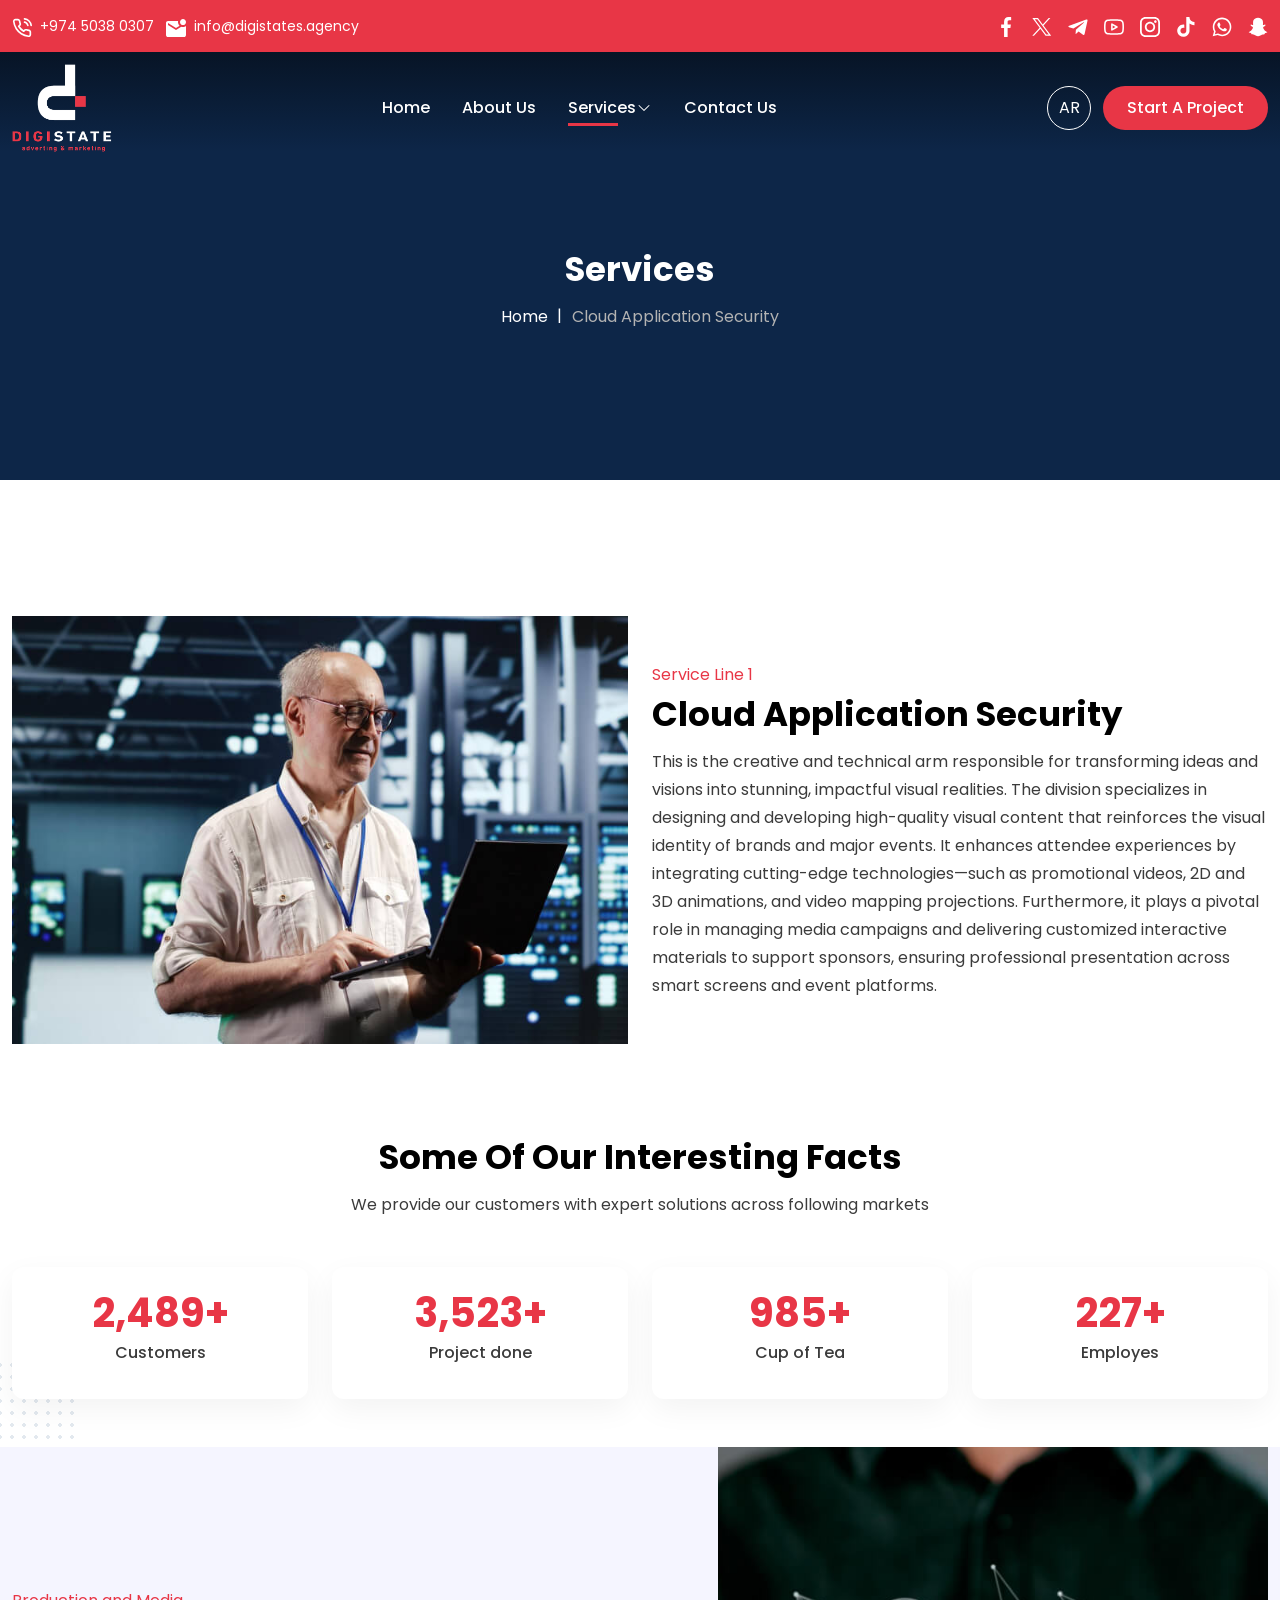
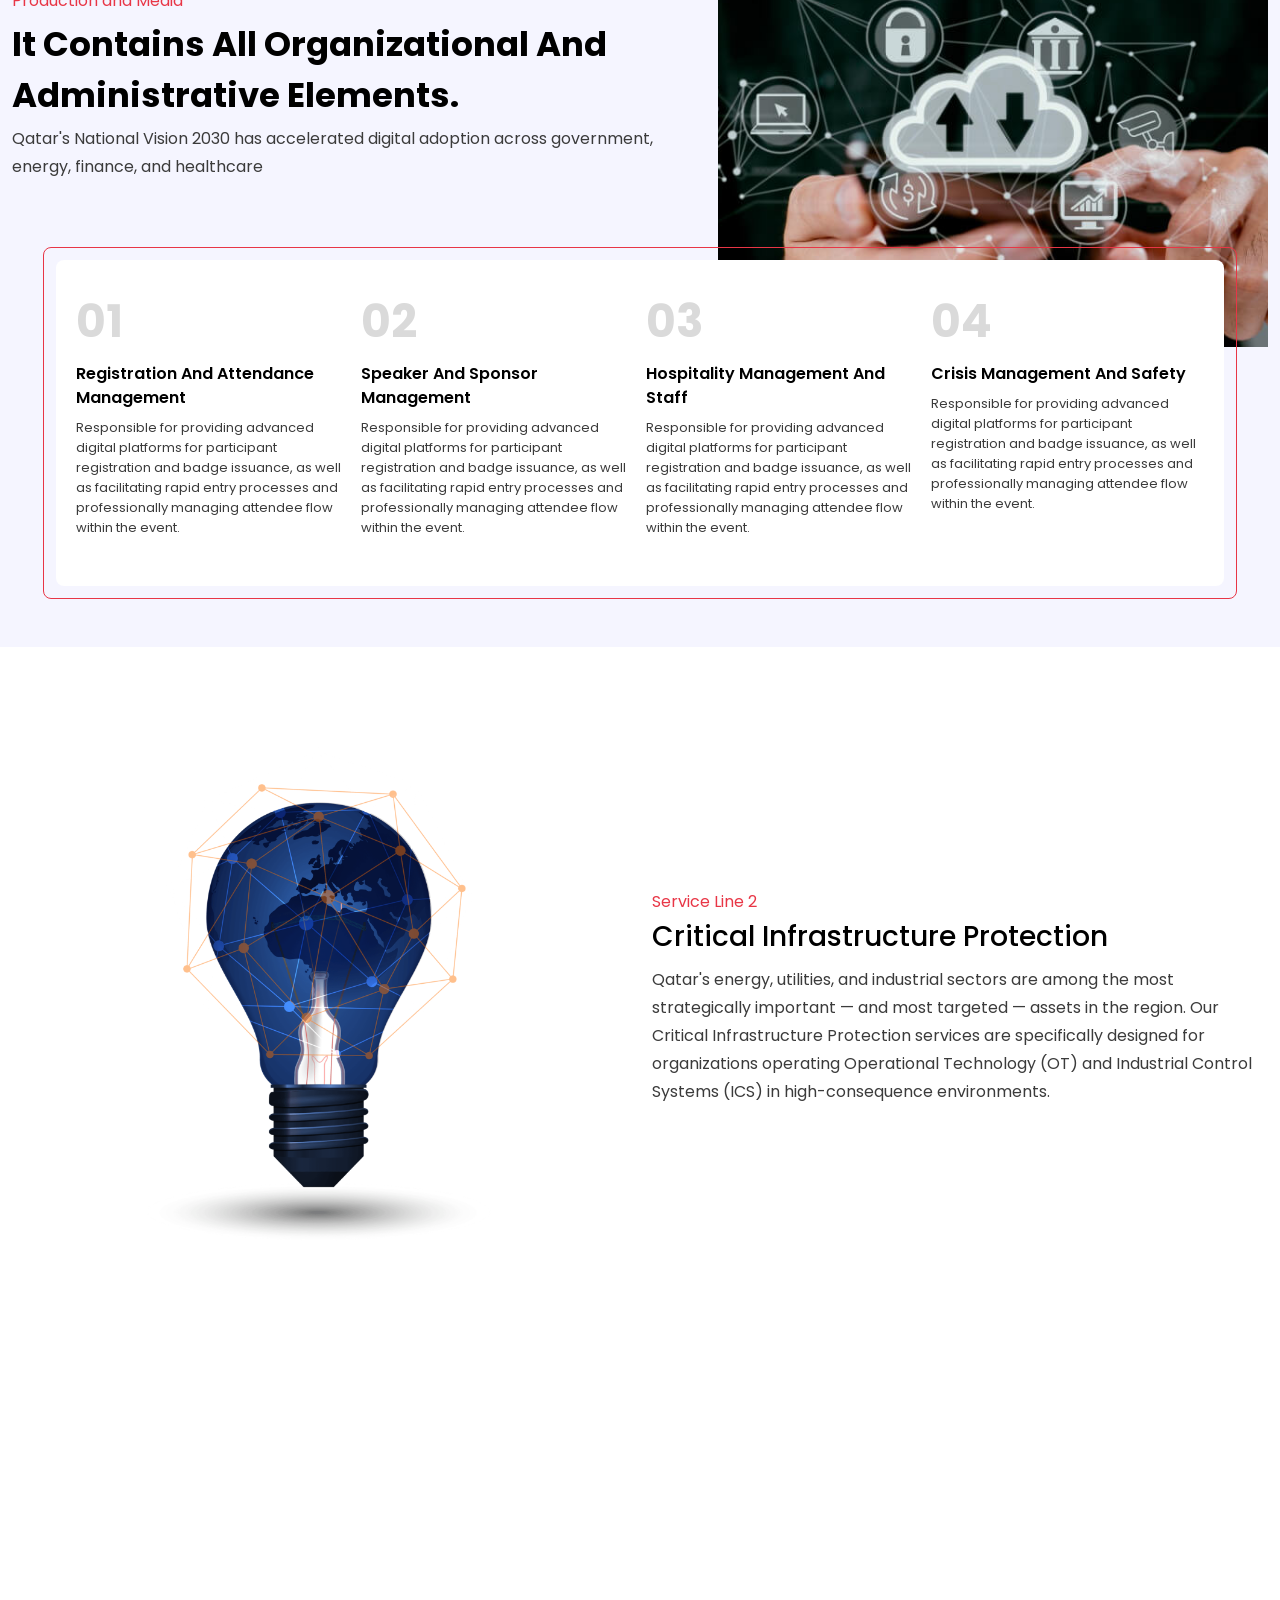
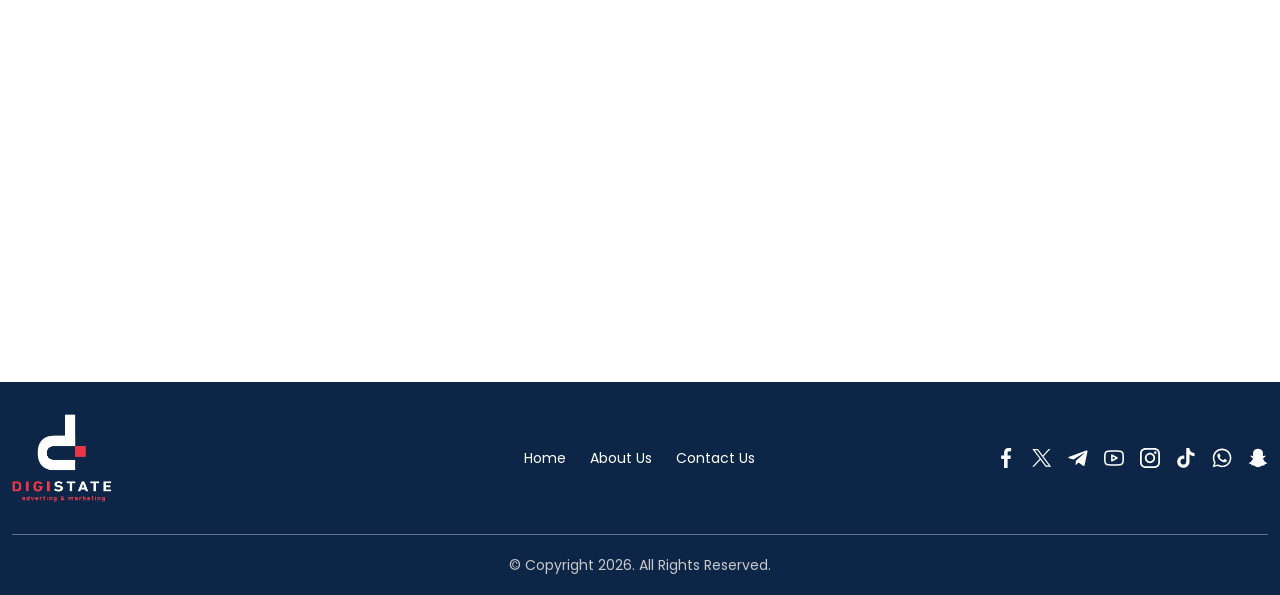
<file: services-inner.html>
<!DOCTYPE html>
<html lang="en">

<head>
    <meta charset="UTF-8">
    <meta name="viewport" content="width=device-width, initial-scale=1.0">
    <meta name="description" content="Digistates is a full-service agency providing audio, display, AR/VR, and transformative digital solutions to drive brand growth.">
    <title>CyberSecurity </title>
    <link rel="stylesheet" href="css/bootstrap.min.css">
    <link rel="stylesheet" href="css/home.css">
    <link rel="stylesheet" href="css/animate.min.css">
    <!-- <link rel="stylesheet" href="css/home-rtl.css"> -->
    <link rel="icon" href="images/logos/favicon.png" type="image/png">
    <link href="https://fonts.googleapis.com/css2?family=Poppins:ital,wght@0,100;0,200;0,300;0,400;0,500;0,600;0,700;0,800;0,900;1,100;1,200;1,300;1,400;1,500;1,600;1,700;1,800;1,900&display=swap" rel="stylesheet">
</head>

<body>



    <header class="header customheader">
        <div class="minheader">
            <div class="container">

                <div class="cont-media">
                    <div class="media">
                        <svg width="20" height="20" viewBox="0 0 20 20" fill="none" xmlns="http://www.w3.org/2000/svg"> <g clip-path="url(#clip0_2002_94)"> <path d="M12.5417 4.16667C13.3556 4.32547 14.1037 4.72355 14.6901 5.30995C15.2765 5.89635
                        15.6745 6.64439 15.8333 7.45834M12.5417 0.833336C14.2327 1.0212 15.8097 1.77848 17.0135 2.98084C18.2174 4.1832 18.9767 5.75918 19.1667 7.45M18.3333 14.1V16.6C18.3343 16.8321 18.2867 17.0618 18.1938 17.2745C18.1008 17.4871 17.9644 17.678
                        17.7934 17.8349C17.6224 17.9918 17.4205 18.1112 17.2006 18.1856C16.9808 18.2599 16.7478 18.2876 16.5167 18.2667C13.9524 17.988 11.4892 17.1118 9.325 15.7083C7.31152 14.4289 5.60445 12.7218 4.325 10.7083C2.91665 8.53434 2.0402 6.05916
                        1.76667 3.48334C1.74584 3.25289 1.77323 3.02064 1.84708 2.80136C1.92094 2.58208 2.03964 2.38058 2.19564 2.20969C2.35163 2.0388 2.5415 1.90226 2.75316 1.80877C2.96481 1.71528 3.19362 1.66689 3.425 1.66667H5.925C6.32942 1.66269 6.72149
                        1.8059 7.02813 2.06961C7.33478 2.33332 7.53506 2.69954 7.59167 3.1C7.69719 3.90006 7.89288 4.68561 8.175 5.44167C8.28712 5.73994 8.31139 6.0641 8.24492 6.37574C8.17846 6.68737 8.02405 6.97343 7.8 7.2L6.74167 8.25834C7.92796 10.3446
                        9.65538 12.072 11.7417 13.2583L12.8 12.2C13.0266 11.9759 13.3126 11.8215 13.6243 11.7551C13.9359 11.6886 14.2601 11.7129 14.5583 11.825C15.3144 12.1071 16.0999 12.3028 16.9 12.4083C17.3048 12.4654 17.6745 12.6693 17.9388 12.9812C18.2031
                        13.2932 18.3435 13.6913 18.3333 14.1Z" stroke="white" stroke-width="1.66667" stroke-linecap="round" stroke-linejoin="round"></path> </g> <defs> <clipPath id="clip0_2002_94"> <rect width="20" height="20" fill="white"></rect> </clipPath> </defs> </svg>
                        <div class="contant"><a href="#">+974 5038 0307</a></div>
                    </div>
                    <!-- End media -->
                    <div class="media">
                        <svg width="20" height="18" viewBox="0 0 20 18" fill="none" xmlns="http://www.w3.org/2000/svg">
                        <path d="M17 6C16.1667 6 15.4583 5.70833 14.875 5.125C14.2917 4.54167 14 3.83333 14 3C14 2.16667 14.2917 1.45833 14.875 0.875C15.4583 0.291667 16.1667 0 17 0C17.8333 0 18.5417 0.291667 19.125 0.875C19.7083 1.45833 20 2.16667
                        20 3C20 3.83333 19.7083 4.54167 19.125 5.125C18.5417 5.70833 17.8333 6 17 6ZM2 18C1.45 18 0.979167 17.8042 0.5875 17.4125C0.195833 17.0208 0 16.55 0 16V4C0 3.45 0.195833 2.97917 0.5875 2.5875C0.979167 2.19583 1.45 2 2 2H12.1C12.0333
                        2.33333 12 2.66667 12 3C12 3.33333 12.0333 3.66667 12.1 4C12.2167 4.53333 12.4083 5.02917 12.675 5.4875C12.9417 5.94583 13.2667 6.35 13.65 6.7L10 9L2 4V6L10 11L15.275 7.7C15.5583 7.8 15.8417 7.875 16.125 7.925C16.4083 7.975 16.7 8
                        17 8C17.5333 8 18.0583 7.91667 18.575 7.75C19.0917 7.58333 19.5667 7.33333 20 7V16C20 16.55 19.8042 17.0208 19.4125 17.4125C19.0208 17.8042 18.55 18 18 18H2Z" fill="white"></path>
                        </svg>
                        <div class="contant"><a href="mailto:"> info@digistates.agency</a></div>
                    </div>
                    <!-- End media -->
                </div>
                <!-- ENd cont-media -->

                <nav class="social">
                    <a class="icon-facebook" href="#" target="_blank" title="Facebook">
                        <svg id="Bold" enable-background="new 0 0 24 24" viewBox="0 0 24 24" xmlns="http://www.w3.org/2000/svg">
                            <path d="m15.997 3.985h2.191v-3.816c-.378-.052-1.678-.169-3.192-.169-3.159 0-5.323 1.987-5.323 5.639v3.361h-3.486v4.266h3.486v10.734h4.274v-10.733h3.345l.531-4.266h-3.877v-2.939c.001-1.233.333-2.077 2.051-2.077z"></path>
                        </svg>
                    </a>
                    <a class="icon-twitter" href="#" target="_blank" title="Twitter">
                        <svg xmlns="http://www.w3.org/2000/svg" width="20" height="19" viewBox="0 0 20 19">
                       <path d="M0.328568 0.568085L7.64408 10.3494L0.282471 18.3021H1.9394L8.38463 11.3393L13.592 18.3021H19.2302L11.503 7.97074L18.3551 0.568085H16.6982L10.7627 6.98053L5.96679 0.568085H0.328568ZM2.76517 1.78845H5.35533L16.7933 17.0818H14.2031L2.76517
                        1.78845Z"></path>
                      </svg>
                    </a>
                    <a class="icon-telegram" href="#" target="_blank" title="Telegram">
                        <svg xmlns="http://www.w3.org/2000/svg" width="23" height="19" viewBox="0 0 23 19" fill="none">
                          <path d="M9.07065 12.5706L8.70651 17.5775C9.22789 17.5775 9.45409 17.3568 9.72582 17.0947L12.1741 14.8133L17.25 18.4368C18.1796 18.9416 18.8362 18.6754 19.0858 17.6023L22.4169 2.38571C22.7148 1.04226 21.9217 0.518121 21.0141
                        0.846398L1.43614 8.15539C0.0995856 8.66159 0.120275 9.38711 1.20855 9.71677L6.21409 11.234L17.8403 4.14158C18.3865 3.78848 18.8845 3.98434 18.4748 4.33744L9.07065 12.5706Z" fill="white"></path>
                        </svg>
                    </a>
                    <a class="icon-youtube" href="#" target="_blank" title="Youtube">
                        <svg id="Layer_1" enable-background="new 0 0 511.982 511.982" viewBox="0 0 511.982 511.982" xmlns="http://www.w3.org/2000/svg">
                            <path d="m341.885 238.36-130-74c-6.188-3.524-13.787-3.488-19.946.091-6.158 3.581-9.947 10.167-9.947 17.29v148c0 7.123 3.789 13.709 9.947 17.29 6.159 3.58 13.757 3.616 19.946.091l130-74c13.396-7.478 13.392-27.287 0-34.762zm-119.894
                        56.984v-79.205l69.571 39.603zm282.306-145.855c-6.503-45.918-43.306-81.146-89.5-85.668-36.489-3.572-93.661-7.83-158.806-7.83s-122.316 4.258-158.806 7.83c-46.194 4.521-82.997 39.75-89.5 85.667-10.247 72.73-10.247 140.276 0 213.005 6.503
                        45.918 43.306 81.146 89.5 85.668 36.489 3.572 93.661 7.83 158.806 7.83s122.316-4.258 158.806-7.83c46.194-4.521 82.997-39.75 89.5-85.667 10.247-72.73 10.247-140.276 0-213.005zm-39.606 207.397c-3.906 27.584-26.025 48.747-53.791 51.465-35.604
                        3.486-91.379 7.641-154.909 7.641s-119.306-4.154-154.909-7.641c-27.766-2.718-49.885-23.881-53.791-51.466-4.844-34.203-7.3-68.148-7.3-100.894s2.456-66.69 7.3-100.895c3.906-27.584 26.025-48.747 53.791-51.465 35.604-3.486 91.379-7.641
                        154.909-7.641s119.306 4.154 154.909 7.641c27.766 2.718 49.885 23.881 53.791 51.466 9.722 69.018 9.722 132.771 0 201.789z"></path>
                        </svg>
                    </a>
                    <a class="icon-instagram" href="#" target="_blank" title="Instagram">
                        <svg width="20" height="20" viewBox="0 0 20 20" xmlns="http://www.w3.org/2000/svg">
                        <path d="M14.4805 0H5.51913C2.47588 0 0 2.476 0 5.51924V14.4806C0 17.524 2.47588 19.9999 5.51913 19.9999H14.4805C17.524 19.9999 19.9999 17.5239 19.9999 14.4806V5.51924C20 2.476 17.524 0 14.4805 0ZM18.2255 14.4806C18.2255 16.5455
                        16.5455 18.2254 14.4806 18.2254H5.51913C3.45433 18.2255 1.77449 16.5455 1.77449 14.4806V5.51924C1.77449 3.45445 3.45433 1.77449 5.51913 1.77449H14.4805C16.5454 1.77449 18.2254 3.45445 18.2254 5.51924V14.4806H18.2255Z"></path>
                        <path d="M10.0001 4.84668C7.15848 4.84668 4.84668 7.15848 4.84668 10.0001C4.84668 12.8417 7.15848 15.1534 10.0001 15.1534C12.8418 15.1534 15.1536 12.8417 15.1536 10.0001C15.1536 7.15848 12.8418 4.84668 10.0001 4.84668ZM10.0001
                        13.3788C8.13705 13.3788 6.62117 11.8631 6.62117 10C6.62117 8.13681 8.13693 6.62105 10.0001 6.62105C11.8634 6.62105 13.3791 8.13681 13.3791 10C13.3791 11.8631 11.8632 13.3788 10.0001 13.3788Z"></path>
                        <path d="M15.3696 3.3418C15.0278 3.3418 14.6919 3.48021 14.4505 3.72272C14.2078 3.96405 14.0684 4.30002 14.0684 4.64309C14.0684 4.98509 14.208 5.32094 14.4505 5.56345C14.6918 5.80478 15.0278 5.94438 15.3696 5.94438C15.7127 5.94438
                        16.0475 5.80478 16.29 5.56345C16.5325 5.32094 16.6709 4.98497 16.6709 4.64309C16.6709 4.30002 16.5325 3.96405 16.29 3.72272C16.0487 3.48021 15.7127 3.3418 15.3696 3.3418Z"></path>
                        </svg>
                    </a>
                    <a class="icon-tiktok" href="#" target="_blank" title="TikTok">
                        <svg xmlns="http://www.w3.org/2000/svg" width="19" height="21" viewBox="0 0 19 21">
                          <path d="M15.2509 4.22836C14.2481 3.47112 13.5267 2.36077 13.2729 1.08353C13.2095 0.766283 13.1764 0.440764 13.1722 0.105591H9.79989V9.32217L9.79568 14.3705C9.79568 15.7208 8.91711 16.8656 7.69918 17.267C7.3447 17.3843 6.9626
                        17.4394 6.56535 17.4187C6.05777 17.3912 5.5819 17.2367 5.16811 16.9898C4.28948 16.4643 3.69228 15.5098 3.67573 14.4174C3.6509 12.7111 5.03016 11.3194 6.73499 11.3194C7.07292 11.3194 7.39568 11.3746 7.69775 11.4739V8.04906C7.37913 8.00217
                        7.05367 7.97734 6.72539 7.97734C4.85918 7.97734 3.11295 8.75389 1.86605 10.1511C0.922602 11.2077 0.357056 12.5553 0.26878 13.9677C0.154297 15.8243 0.834285 17.5898 2.15153 18.8919C2.34463 19.0822 2.5488 19.2601 2.76121 19.4243C3.89087
                        20.2932 5.2716 20.7636 6.72539 20.7636C7.05367 20.7636 7.37913 20.7401 7.69775 20.6919C9.05637 20.4919 10.3102 19.8698 11.2992 18.8919C12.5157 17.6905 13.1861 16.0946 13.1944 14.398L13.1764 6.85871C13.7558 7.30561 14.3902 7.67665 15.0716
                        7.96217C16.1295 8.41044 17.2509 8.63665 18.4068 8.63527V5.27664L18.3971 5.27802C17.2164 5.27802 16.1267 4.88767 15.2522 4.22698L15.2509 4.22836Z"></path>
                       </svg>
                    </a>
                    <a class="icon-whatsapp" href="#" target="_blank" title="Whatsapp">
                        <svg width="20" height="20" viewBox="0 0 20 20" xmlns="http://www.w3.org/2000/svg">
                            <path fill-rule="evenodd" clip-rule="evenodd" d="M16.6319 3.34007C14.8778 1.58386 12.5449 0.616264 10.0596 0.615234C4.93836 0.615234 0.770424 4.78306 0.768364 9.90566C0.767677 11.5432 1.19546 13.1417 2.00856 14.5507L0.69043
                        19.3652L5.61585 18.0732C6.97301 18.8135 8.50091 19.2036 10.0558 19.2041H10.0597C15.1804 19.2041 19.3488 15.0359 19.3507 9.9131C19.3517 7.43042 18.3862 5.09617 16.6319 3.34007ZM10.0596 17.635H10.0564C8.67074 17.6344 7.31175 17.262 6.12592
                        16.5586L5.84405 16.3911L2.92123 17.1579L3.70137 14.3082L3.51769 14.016C2.74464 12.7865 2.33643 11.3654 2.33712 9.90623C2.33872 5.64846 5.80308 2.18445 10.0627 2.18445C12.1254 2.18513 14.0643 2.98943 15.5223 4.44912C16.9803 5.90881
                        17.7828 7.84904 17.7821 9.91253C17.7802 14.1706 14.3161 17.635 10.0596 17.635ZM14.2955 11.8513C14.0634 11.735 12.922 11.1736 12.7091 11.096C12.4965 11.0185 12.3415 10.9799 12.1869 11.2122C12.0321 11.4445 11.5873 11.9675 11.4518 12.1224C11.3163
                        12.2773 11.181 12.2968 10.9488 12.1805C10.7166 12.0644 9.96861 11.8191 9.08181 11.0282C8.39173 10.4126 7.92584 9.6524 7.79034 9.42009C7.65508 9.18754 7.7892 9.07402 7.8922 8.9463C8.14351 8.63422 8.39516 8.30704 8.47253 8.1522C8.55
                        7.99724 8.51121 7.86163 8.45307 7.74547C8.39516 7.62932 7.93088 6.48662 7.73747 6.02165C7.54887 5.56915 7.35764 5.63026 7.21505 5.62317C7.07978 5.61642 6.92494 5.61504 6.7701 5.61504C6.61538 5.61504 6.36384 5.67306 6.15098 5.90561C5.93823
                        6.13804 5.33856 6.6996 5.33856 7.84229C5.33856 8.98498 6.17043 10.0889 6.28648 10.2438C6.40252 10.3988 7.92355 12.7437 10.2523 13.7492C10.8062 13.9886 11.2386 14.1313 11.5758 14.2383C12.132 14.415 12.6379 14.39 13.038 14.3303C13.4841
                        14.2636 14.4114 13.7686 14.6051 13.2264C14.7985 12.6841 14.7985 12.2193 14.7403 12.1224C14.6824 12.0256 14.5276 11.9675 14.2955 11.8513Z"></path>
                        </svg>
                    </a>
                    <a class="icon-snapchat" href="#" target="_blank" title="Snapchat">
                        <svg xmlns="http://www.w3.org/2000/svg" width="20" height="21" viewBox="0 0 20 21">
                          <path d="M19.4118 15.6792C16.026 14.0203 15.4862 11.459 15.4622 11.269C15.4333 11.0389 15.4003 10.858 15.6511 10.6239C15.893 10.3977 16.9661 9.72544 17.2638 9.51511C17.7559 9.16682 17.9727 8.8191 17.813 8.39165C17.7013 8.09595
                        17.4292 7.98456 17.1427 7.98456C17.0522 7.98483 16.9621 7.99508 16.8738 8.01509C16.3331 8.13382 15.808 8.40805 15.5042 8.48212C15.4676 8.49165 15.4301 8.49676 15.3925 8.49738C15.2304 8.49738 15.169 8.42445 15.1846 8.22712C15.2227 7.62891
                        15.3031 6.46135 15.2098 5.37067C15.0818 3.87007 14.6036 3.12657 14.0367 2.46899C13.7624 2.15011 12.4887 0.780121 10.0308 0.780121C7.57285 0.780121 6.30087 2.15011 6.02826 2.46504C5.45959 3.12261 4.98196 3.86612 4.85516 5.36671C4.76186
                        6.45739 4.84565 7.62439 4.88029 8.22316C4.89146 8.41087 4.83448 8.49343 4.67248 8.49343C4.63478 8.49276 4.59728 8.48765 4.56076 8.47816C4.25743 8.40409 3.73233 8.12987 3.19158 8.01113C3.10337 7.99112 3.01328 7.98087 2.92287 7.9806C2.63519
                        7.9806 2.36425 8.09369 2.25253 8.38769C2.09278 8.81514 2.30839 9.16286 2.80221 9.51117C3.09997 9.7215 4.17307 10.3932 4.41496 10.6199C4.66523 10.854 4.63282 11.0349 4.60378 11.2651C4.57975 11.4579 4.03957 14.0192 0.654318 15.6752C0.456007
                        15.7724 0.118599 15.9784 0.713532 16.3108C1.64755 16.8331 2.26929 16.7773 2.7525 17.0922C3.16253 17.3596 2.92009 17.9363 3.21839 18.1444C3.58485 18.4004 4.66801 18.1262 6.06737 18.5938C7.24047 18.9851 7.95328 20.0905 10.0336 20.0905C12.1139
                        20.0905 12.8474 18.98 13.9998 18.5938C15.3963 18.1262 16.4817 18.4004 16.8487 18.1444C17.1465 17.9363 16.9046 17.3596 17.3147 17.0922C17.7978 16.7773 18.4191 16.8331 19.3536 16.3108C19.9475 15.9822 19.61 15.7764 19.4118 15.6792Z"></path>
                       </svg>
                    </a>
                </nav>

            </div>
        </div>
        <!-- ENd  -->
        <div class="container pad">
            <div class="logo">
                <a href="index.html" title=""> <img loading="lazy" src="images/logos/logo-wight.png" alt="Digistates Agency Logo" width="193" height="169"></a>
            </div>
            <!-- End logo -->
            <span class="overlay"></span>
            <nav class="navbar" id="navbar">
                <span class="cancel">
                    <svg width="10" height="10" viewBox="0 0 12 12"  xmlns="http://www.w3.org/2000/svg">
                        <path d="M6.66271 6.00002L11.8625 0.800231C12.0455 0.617161 12.0455 0.320349 11.8625 0.137303C11.6794 -0.0457441 11.3826 -0.0457675 11.1995 0.137303L5.99975 5.33709L0.799987 0.137303C0.616917 -0.0457675 0.320105 -0.0457675 0.137058 0.137303C-0.0459882 0.320373 -0.0460117 0.617185 0.137058 0.800231L5.33682 6L0.137058 11.1998C-0.0460117 11.3829 -0.0460117 11.6797 0.137058 11.8627C0.228582 11.9542 0.348558 12 0.468535 12C0.588511 12 0.708464 11.9542 0.800011 11.8627L5.99975 6.66295L11.1995 11.8627C11.291 11.9542 11.411 12 11.531 12C11.651 12 11.7709 11.9542 11.8625 11.8627C12.0455 11.6796 12.0455 11.3828 11.8625 11.1998L6.66271 6.00002Z" fill="#fff"></path>
                    </svg>
                </span>
                <div class="logo">
                    <a href="index.html" title=""> <img loading="lazy" src="images/logos/logo-wight.png" alt="Digistates Agency Logo" width="193" height="169"></a>
                </div>
                <!-- End logo -->

                <ul class="menu" id="menu">
                    <li class="menu-item ">
                        <a class="menu-link" href="index.html" title="">Home</a>
                    </li>
                    <li class="menu-item ">
                        <a class="menu-link" href="aboutus.html" title=""> About Us</a>
                    </li>
                    <li class="menu-item menu-dropdown activelink">
                        <a class="menu-link" data-toggle="submenu" title="">
                            Services 
                            <svg xmlns="http://www.w3.org/2000/svg" viewBox="0 0 24 24" fill="currentColor" aria-hidden="true" data-slot="icon" color="var(--token-4e9ee025-4d41-457f-b60b-4d48970c270e, rgb(128, 133, 143))" ><path fill-rule="evenodd" d="M12.53 16.28a.75.75 0 0 1-1.06 0l-7.5-7.5a.75.75 0 0 1 1.06-1.06L12 14.69l6.97-6.97a.75.75 0 1 1 1.06 1.06l-7.5 7.5Z" clip-rule="evenodd"></path></svg>
                        </a>
                        <div class="submenu">
                            <a href="cybersecurity.html"> Cybersecurity & Regulatory</a>
                            <a href="cybersecurity.html"> Cybersecurity & Regulatory</a>
                            <a href="cybersecurity.html"> Cybersecurity & Regulatory</a>
                            <a href="cybersecurity.html"> Cybersecurity & Regulatory</a>
                        </div>
                    </li>
                    <!-- <li class="menu-item menu-dropdown">
                        <a class="menu-link" data-toggle="submenu" title="">
                            Products 
                            <svg xmlns="http://www.w3.org/2000/svg" viewBox="0 0 24 24" fill="currentColor" aria-hidden="true" data-slot="icon" color="var(--token-4e9ee025-4d41-457f-b60b-4d48970c270e, rgb(128, 133, 143))" ><path fill-rule="evenodd" d="M12.53 16.28a.75.75 0 0 1-1.06 0l-7.5-7.5a.75.75 0 0 1 1.06-1.06L12 14.69l6.97-6.97a.75.75 0 1 1 1.06 1.06l-7.5 7.5Z" clip-rule="evenodd"></path></svg>
                        </a>
                        <div class="submenu">
                            <a href="products-inner.html">Audio</a>
                            <a href="products-inner.html"> Display</a>
                            <a href="products-inner.html">Network and control </a>
                            <a href="products-inner.html">AR/VR</a>
                            <a href="products-inner.html"> Video</a>
                            <a href="products-inner.html">Light</a>
                            <a href="products-inner.html">Interactive </a>
                            <a href="products-inner.html">Rigging & Mechanics </a>
                        </div>
                    </li> -->
                    <li class="menu-item ">
                        <a class="menu-link" href="contactus.html" title="">  contact us</a>
                    </li>
                </ul>
            </nav>
            <nav class="actions">
                <a href="ar/index.html" class="language"> AR</a>
                <!-- End language -->
                <div class="burger" id="burger">
                    <span class="burger-line"></span>
                    <span class="burger-line"></span>
                    <span class="burger-line"></span>
                </div>
                <!-- End burger -->
                <a class="bottom" href="contactus.html">Start a Project </a>
            </nav>
            <!-- End actions -->
        </div>
        <!-- ENd container -->

    </header>
    <!-- End header -->

    <main>

        <section class="map-back">
            <!-- <img loading="lazy" src="images/slider/img-1.webp" alt="Digistates" width="1200" height="400"> -->
            <div class="container">
                <h1 class="title wow animate__animated animate__fadeInUp" data-wow-delay="0.5s" data-wow-duration="1.5s"> services </h1>
                <ul class="maplink wow animate__animated animate__fadeInUp" data-wow-delay="0.5s" data-wow-duration="1.5s">
                    <li><a href="index.html">Home</a></li>
                    <li>Cloud Application Security</li>
                </ul>
            </div>
        </section>
        <!-- End map-back -->


        <section class="site-advertising">
            <div class="container">
                <div class="rowbox">
                    <div class="photo wow animate__animated animate__fadeInLeft" data-wow-delay="0.5s" data-wow-duration="1.5s">
                        <img loading="lazy" src="images/services6.jpg" alt="About Digistates Agency" width="600" height="400">
                    </div>
                    <!-- End photo -->
                    <div class="item wow animate__animated animate__fadeInRight" data-wow-delay="0.5s" data-wow-duration="1.5s">
                        <span class="slogin">Service Line 1</span>
                        <h2 class="title">Cloud Application Security</h2>
                        <p>
                            This is the creative and technical arm responsible for transforming ideas and visions into stunning, impactful visual realities. The division specializes in designing and developing high-quality visual content that reinforces the visual identity of brands
                            and major events. It enhances attendee experiences by integrating cutting-edge technologies—such as promotional videos, 2D and 3D animations, and video mapping projections. Furthermore, it plays a pivotal role in managing media
                            campaigns and delivering customized interactive materials to support sponsors, ensuring professional presentation across smart screens and event platforms. </p>
                    </div>
                </div>
                <!-- ENd rowbox -->
            </div>
            <!-- End container -->
        </section>
        <!-- End services-item -->



        <section class="site-interesting pt-0">
            <div class="container">
                <h2 class="title text-center wow animate__animated animate__fadeInUp" data-wow-delay="0.5s" data-wow-duration="1.5s">
                    Some of our Interesting facts
                </h2>
                <p class="text text-center mt-2 wow animate__ animate__fadeInUp animated" data-wow-delay="0.5s" data-wow-duration="1.5s">We provide our customers with expert solutions across following markets</p>

                <div class="rowbox">

                    <div class="fact-card">
                        <h3 class="fact-number" data-target="2500">0</h3>
                        <p class="fact-label">Customers</p>
                    </div>


                    <div class="fact-card">
                        <h3 class="fact-number" data-target="3570">0</h3>
                        <p class="fact-label">Project done</p>
                    </div>


                    <div class="fact-card">
                        <h3 class="fact-number" data-target="999">0</h3>
                        <p class="fact-label">Cup of Tea</p>
                    </div>

                    <div class="fact-card">
                        <h3 class="fact-number" data-target="230">0</h3>
                        <p class="fact-label">Employes</p>
                    </div>
                    <div class="dots-pattern"></div>

                </div>
            </div>

        </section>

        <section class="site-regulatory itemmanagement">
            <div class="container">
                <div class="rowbox">
                    <div class="item wow animate__animated animate__fadeInUp" data-wow-delay="0.5s" data-wow-duration="1.5s">
                        <span class="slogin">Production and Media</span>
                        <h2 class="title">It contains all organizational and administrative elements.</h2>
                        <p>Qatar's National Vision 2030 has accelerated digital adoption across government, energy, finance, and healthcare</p>
                    </div>
                    <!-- End item -->
                    <div class="photo">
                        <img loading="lazy" src="images/services5.jpg" alt="About Digistates Agency" width="600" height="400">
                    </div>
                    <!-- End photo -->
                </div>
                <!-- End rowbox -->
                <div class="itembox  wow animate__animated animate__fadeInUp" data-wow-delay="0.5s" data-wow-duration="1.5s">
                    <div class="inner">
                        <div class="subitem">
                            <span class="number">01</span>
                            <h3 class="title">Registration and Attendance Management</h3>
                            <p>Responsible for providing advanced digital platforms for participant registration and badge issuance, as well as facilitating rapid entry processes and professionally managing attendee flow within the event. </p>
                        </div>
                        <!-- End subitem -->
                        <div class="subitem">
                            <span class="number">02</span>
                            <h3 class="title">Speaker and Sponsor Management</h3>
                            <p>Responsible for providing advanced digital platforms for participant registration and badge issuance, as well as facilitating rapid entry processes and professionally managing attendee flow within the event. </p>
                        </div>
                        <!-- End subitem -->
                        <div class="subitem">
                            <span class="number">03</span>
                            <h3 class="title">Hospitality Management and Staff</h3>
                            <p>Responsible for providing advanced digital platforms for participant registration and badge issuance, as well as facilitating rapid entry processes and professionally managing attendee flow within the event. </p>
                        </div>
                        <!-- End subitem -->
                        <div class="subitem">
                            <span class="number">04</span>
                            <h3 class="title">Crisis Management and Safety</h3>
                            <p>Responsible for providing advanced digital platforms for participant registration and badge issuance, as well as facilitating rapid entry processes and professionally managing attendee flow within the event. </p>
                        </div>
                        <!-- End subitem -->
                    </div>
                    <!-- End inner -->
                </div>
                <!-- End itembox -->
            </div>
        </section>
        <!-- End regulatory-item -->


        <section class="site-critical">
            <div class="container">
                <div class="rowbox">
                    <div class="photo wow animate__animated animate__fadeInLeft" data-wow-delay="0.5s" data-wow-duration="1.5s">
                        <img loading="lazy" src="images/energy.png" alt="About Digistates Agency" width="600" height="400">
                    </div>
                    <!-- End photo -->
                    <div class="item wow animate__animated animate__fadeInRight" data-wow-delay="0.5s" data-wow-duration="1.5s">
                        <span class="slogin">Service Line 2</span>
                        <h2 class="title">Critical Infrastructure Protection </h2>
                        <p>Qatar's energy, utilities, and industrial sectors are among the most strategically important — and most targeted — assets in the region. Our Critical Infrastructure Protection services are specifically designed for organizations
                            operating Operational Technology (OT) and Industrial Control Systems (ICS) in high-consequence environments.</p>
                    </div>

                </div>
                <!-- ENd rowbox -->

            </div>
            <!-- End container -->
        </section>
        <!-- End site-critical -->


        <section class="approach-section nonebg">
            <div class="container">
                <h2 class="title text-center wow animate__animated animate__fadeInUp" data-wow-delay="0.5s" data-wow-duration="1.5s">our approach</h2>
                <p class="text text-center mt-2 wow animate__animated animate__fadeInUp" data-wow-delay="0.5s" data-wow-duration="1.5s">We provide our customers with expert solutions across following markets</p>
                <div class="approach-grid wow animate__animated animate__fadeInUp" data-wow-delay="0.5s" data-wow-duration="1.5s">
                    <div class="approach-card wow animate__animated animate__fadeInUp" data-wow-delay="0.5s" data-wow-duration="1.5s">
                        <div class="icon-wrapper">
                            <svg version="1.1" id="Layer_1" xmlns="http://www.w3.org/2000/svg" xmlns:xlink="http://www.w3.org/1999/xlink" viewBox="0 0 32 32" enable-background="new 0 0 32 32" xml:space="preserve"> <circle fill="none" stroke="#E83646" stroke-width="2" stroke-miterlimit="10" cx="11.9" cy="20.1" r="5.8"/> <line fill="none" stroke="#E83646" stroke-width="2" stroke-miterlimit="10" x1="3.9" y1="23.4" x2="6.6" y2="22.3"/> <line fill="none" stroke="#E83646" stroke-width="2" stroke-miterlimit="10" x1="17.2" y1="17.9" x2="19.9" y2="16.8"/> <line fill="none" stroke="#E83646" stroke-width="2" stroke-miterlimit="10" x1="8.6" y1="12.1" x2="9.7" y2="14.8"/> <line fill="none" stroke="#E83646" stroke-width="2" stroke-miterlimit="10" x1="14.1" y1="25.4" x2="15.2" y2="28.1"/> <line fill="none" stroke="#E83646" stroke-width="2" stroke-miterlimit="10" x1="3.9" y1="16.8" x2="6.6" y2="17.9"/> <line fill="none" stroke="#E83646" stroke-width="2" stroke-miterlimit="10" x1="17.2" y1="22.3" x2="19.9" y2="23.4"/> <line fill="none" stroke="#E83646" stroke-width="2" stroke-miterlimit="10" x1="15.2" y1="12.1" x2="14.1" y2="14.8"/> <line fill="none" stroke="#E83646" stroke-width="2" stroke-miterlimit="10" x1="9.7" y1="25.4" x2="8.6" y2="28.1"/> <circle fill="none" stroke="#E83646" stroke-width="2" stroke-miterlimit="10" cx="22.5" cy="9.5" r="4.7"/> <line fill="none" stroke="#E83646" stroke-width="2" stroke-miterlimit="10" x1="17.5" y1="14.5" x2="19.2" y2="12.8"/> <line fill="none" stroke="#E83646" stroke-width="2" stroke-miterlimit="10" x1="25.8" y1="6.2" x2="27.4" y2="4.6"/> <line fill="none" stroke="#E83646" stroke-width="2" stroke-miterlimit="10" x1="17.5" y1="4.6" x2="19.2" y2="6.2"/> <line fill="none" stroke="#E83646" stroke-width="2" stroke-miterlimit="10" x1="25.8" y1="12.8" x2="27.4" y2="14.5"/> <line fill="none" stroke="#E83646" stroke-width="2" stroke-miterlimit="10" x1="15.5" y1="9.5" x2="17.8" y2="9.5"/> <line fill="none" stroke="#E83646" stroke-width="2" stroke-miterlimit="10" x1="27.2" y1="9.5" x2="29.5" y2="9.5"/> <line fill="none" stroke="#E83646" stroke-width="2" stroke-miterlimit="10" x1="22.5" y1="2.5" x2="22.5" y2="4.8"/> <line fill="none" stroke="#E83646" stroke-width="2" stroke-miterlimit="10" x1="22.5" y1="14.2" x2="22.5" y2="16.5"/> </svg>
                        </div>
                        <h3 class="title">Visual Production and Animation (2D & 3D)</h3>
                        <p> Designing and producing high-resolution promotional videos, 3D animations, and 2D graphics tailored for various platforms[cite: 2]</p>
                    </div>
                    <!-- End approach-card -->
                    <div class="approach-card wow animate__animated animate__fadeInUp" data-wow-delay="0.5s" data-wow-duration="1.5s">
                        <div class="icon-wrapper">
                            <svg fill="#E83646" height="800px" width="800px" version="1.1" id="Layer_1" xmlns="http://www.w3.org/2000/svg" xmlns:xlink="http://www.w3.org/1999/xlink" viewBox="0 0 488 488" xml:space="preserve"> <g transform="translate(0 -540.36)"> <g> <g> <path d="M458.75,737.96c0-36.6-22.8-69.5-57.6-84.6c1.6-6.6,2.4-13.4,2.4-19.9c0-51.3-43-93.1-95.9-93.1 c-26.4,0-47.4,8.3-63.9,25.4c-17.3-16.1-44.1-25.4-74.1-25.4c-52.9,0-95.9,41.8-95.9,93.1c0,8,1.2,16.1,3.8,24.6 c-29.6,16-48.3,46.5-48.3,79.8c0,18,5.4,35.4,15.2,49.7c-9.9,14.8-15.2,32.1-15.2,49.4c0,32.2,18.1,62.5,46.7,79.1 c-1.6,7.1-2.3,13.4-2.3,19.2c0,51.3,43,93.1,95.9,93.1c30,0,56.8-9.3,74.1-25.4c16.5,17.1,37.5,25.4,63.9,25.4l0,0 c52.9,0,95.9-41.8,96-93c0-5.1-0.4-9.9-1.2-14.4c34.1-15,56.4-47.6,56.4-83.9c0-17.3-5.4-34.6-15.2-49.4 C453.45,773.36,458.75,755.96,458.75,737.96z M423.25,793.56c10,12.5,15.5,27.9,15.5,43.3c0,30.7-20.6,58.1-51.4,68.3 c-2.5,0.8-4.6,2.6-5.8,5s-1.3,5.2-0.5,7.7c1.7,5.2,2.5,10.7,2.5,17.4c0,40.3-34.1,73.1-75.9,73.1c-24.7,0-41.9-8.2-55.7-26.5 c-1.9-2.5-4.9-4-8-4c-3.1,0-6.1,1.5-7.9,3.9c-14.7,19.5-44,26.5-66.4,26.5c-41.9,0-75.9-32.8-75.9-73.1c0-6,1.2-13.3,3.5-21.7 c1.3-4.7-1-9.6-5.4-11.7c-25.9-12.2-42.6-37.7-42.6-64.9c0-15.4,5.5-30.7,15.5-43.3c2.9-3.7,2.9-9-0.2-12.6 c-9.9-11.7-15.3-27.1-15.3-43.1c0-28.4,17.5-54.1,44.5-65.5c4.9-2.1,7.4-7.8,5.4-12.8c-3.7-9.5-5.5-18-5.5-26.1 c0-40.3,34.1-73.1,75.9-73.1c22.4,0,51.7,7,66.4,26.5c1.9,2.5,4.8,4,8,4s6.1-1.5,8-4c13.9-18.3,31-26.5,55.7-26.5 c41.9,0,75.9,32.8,75.9,73.1c0,7.5-1.4,15.5-4,22.5c-0.9,2.5-0.8,5.4,0.4,7.8c1.2,2.4,3.3,4.3,5.9,5.1c31.6,10.3,52.9,38,52.9,69 c0,16-5.4,31.3-15.3,43.1C420.35,784.56,420.25,789.86,423.25,793.56z"/> <path d="M295.35,662.46c2.6,0,5.2-1,7.1-3l19.9-20.6c3.9-3.9,3.7-10.2-0.2-14.1c-3.9-3.9-10.3-3.8-14.1,0.2l-19.9,20.6 c-3.9,3.9-3.8,10.3,0.2,14.1C290.35,661.56,292.85,662.46,295.35,662.46z"/> <path d="M185.35,659.46c2,2,4.6,3,7.2,3h0c2.5,0,5-0.9,6.9-2.8c3.9-3.8,4-10.1,0.2-14.1l-19.9-20.6c-3.8-3.9-10.1-4-14.1-0.2 c-3.9,3.8-4,10.1-0.2,14.1L185.35,659.46z"/> <path d="M243.95,661.76c5.5,0,10-4.5,10-10v-29.7c0-5.5-4.5-10-10-10s-10,4.5-10,10v29.7 C233.95,657.26,238.45,661.76,243.95,661.76z"/> <path d="M332.55,747.36c-5.1-18.3-16.7-34.9-32.9-46.5c-16-11.5-35.8-17.9-55.7-17.9s-39.7,6.4-55.7,17.9 c-16.2,11.7-27.8,28.2-32.9,46.5c-10.6,35.8,5,73.8,38,94.6v54.5c0,27.8,22.7,50.4,50.6,50.4s50.6-22.6,50.6-50.4v-54.5 C327.55,821.16,343.15,783.06,332.55,747.36L332.55,747.36z M243.95,926.76c-13.1,0-24.6-8.7-28.9-20.4h57.7 C268.55,918.16,257.05,926.76,243.95,926.76z M274.55,886.36h-61.3v-10.5h61.3V886.36z M279.85,827.36c-3.2,1.8-5.2,5.1-5.2,8.8 v19.7h-61.3v-19.7c0-3.7-2-7-5.2-8.8c-28.2-15.4-42-46-33.5-74.5c0-0.1,0-0.1,0.1-0.2c7.9-28.9,37.1-49.8,69.3-49.8 s61.4,20.9,69.3,49.8c0,0.1,0,0.1,0.1,0.2C321.85,781.46,308.05,812.06,279.85,827.36z"/> </g> </g> </g> </svg>
                        </div>
                        <h3 class="title">Projection Mapping and Immersive Technologies</h3>
                        <p> Designing and producing high-resolution promotional videos, 3D animations, and 2D graphics tailored for various platforms[cite: 2]</p>
                    </div>
                    <!-- End approach-card -->
                    <div class="approach-card wow animate__animated animate__fadeInUp" data-wow-delay="0.5s" data-wow-duration="1.5s">
                        <div class="icon-wrapper">
                            <svg width="800px" height="800px" viewBox="0 0 24 24" xmlns="http://www.w3.org/2000/svg"> <path fill="none" stroke="#E83646" stroke-linecap="round" stroke-linejoin="round" stroke-width="2" d="M16.5,19 C17.8807119,19 19,17.8807119 19,16.5 C19,15.1192881 17.8807119,14 16.5,14 C15.1192881,14 14,15.1192881 14,16.5 C14,17.8807119 15.1192881,19 16.5,19 Z M10,5 L12,3 M7.5,10 C8.88071187,10 10,8.88071187 10,7.5 C10,6.11928813 8.88071187,5 7.5,5 C6.11928813,5 5,6.11928813 5,7.5 C5,8.88071187 6.11928813,10 7.5,10 Z M8,16 L16,8 M5.5,21 C6.88071187,21 8,19.8807119 8,18.5 C8,17.1192881 6.88071187,16 5.5,16 C4.11928813,16 3,17.1192881 3,18.5 C3,19.8807119 4.11928813,21 5.5,21 Z M18.5,8 C19.8807119,8 21,6.88071187 21,5.5 C21,4.11928813 19.8807119,3 18.5,3 C17.1192881,3 16,4.11928813 16,5.5 C16,6.88071187 17.1192881,8 18.5,8 Z M12,21 L14,19"/> </svg>
                        </div>
                        <h3 class="title">Visual Identity and Media Campaigns (Branding)</h3>
                        <p> Designing and producing high-resolution promotional videos, 3D animations, and 2D graphics tailored for various platforms[cite: 2]</p>
                    </div>
                    <!-- End approach-card -->
                    <div class="approach-card wow animate__animated animate__fadeInUp" data-wow-delay="0.5s" data-wow-duration="1.5s">
                        <div class="icon-wrapper">
                            <svg width="800px" height="800px" viewBox="0 0 32 32" version="1.1" xmlns="http://www.w3.org/2000/svg" xmlns:xlink="http://www.w3.org/1999/xlink" xmlns:sketch="http://www.bohemiancoding.com/sketch/ns"> <g id="Page-1" stroke="none" stroke-width="1" fill="none" fill-rule="evenodd" sketch:type="MSPage"> <g id="Icon-Set" sketch:type="MSLayerGroup" transform="translate(-100.000000, -671.000000)" fill="#E83646"> <path d="M130,695 C130,696.104 129.104,697 128,697 L104,697 C102.896,697 102,696.104 102,695 L102,675 C102,673.896 102.896,673 104,673 L128,673 C129.104,673 130,673.896 130,675 L130,695 L130,695 Z M128,671 L104,671 C101.791,671 100,672.791 100,675 L100,695 C100,697.209 101.791,699 104,699 L128,699 C130.209,699 132,697.209 132,695 L132,675 C132,672.791 130.209,671 128,671 L128,671 Z M129,701 L103,701 C102.448,701 102,701.447 102,702 C102,702.553 102.448,703 103,703 L129,703 C129.552,703 130,702.553 130,702 C130,701.447 129.552,701 129,701 L129,701 Z M124.121,690.407 C122.377,691.395 120.221,691.254 119.373,690.22 C118.524,689.187 119.275,687.595 121.05,686.664 C122.824,685.733 124.369,685.786 125.425,686.528 C126.79,687.486 125.708,689.508 124.121,690.407 L124.121,690.407 Z M111.115,692.412 C109.37,693.396 107.212,693.246 106.367,692.21 C105.522,691.174 106.278,689.584 108.056,688.659 C109.833,687.734 111.419,687.737 112.432,688.537 C113.686,689.529 112.642,691.55 111.115,692.412 L111.115,692.412 Z M127,675 L114,677 C113.448,677 113,677.447 113,678 L113,686.461 C111.456,685.753 109.276,685.866 107.307,686.937 C104.519,688.452 103.237,691.276 104.444,693.245 C105.652,695.215 109.212,695.516 112,694 C114.174,692.818 115.125,690.748 115,689 C115.009,688.945 115,678.846 115,678.846 L126,677.154 L126,684.461 C124.456,683.753 122.276,683.866 120.307,684.937 C117.519,686.452 116.237,689.276 117.444,691.245 C118.652,693.215 122.212,693.516 125,692 C127.174,690.817 128.124,688.748 128,687 C128.009,686.945 128,676 128,676 C128,675.448 127.552,675 127,675 L127,675 Z" id="music-software" sketch:type="MSShapeGroup"> </path> </g> </g> </svg>
                        </div>
                        <h3 class="title">Interactive Sponsor Content (Sponsor Media)</h3>
                        <p> Designing and producing high-resolution promotional videos, 3D animations, and 2D graphics tailored for various platforms[cite: 2]</p>
                    </div>
                    <!-- End approach-card -->
                </div>
                <!-- End features-grid -->
            </div>
        </section>
        <!-- End approach-section -->


    </main>

    <footer class="footer">
        <div class="container">
            <div class="rowbox">
                <div class="logo"><img loading="lazy" src="images/logos/logo-wight.png" alt="Digistates Agency Logo" width="193" height="169"></div>

                <nav class="navmenu">
                    <a href="index.html">home</a>
                    <a href="aboutus.html"> About Us</a>
                    <!-- <a href="products.html">  Products   </a> -->
                    <a href="contactus.html">Contact us</a>
                </nav>

                <nav class="social">
                    <a class="icon-facebook" href="#" target="_blank" title="Facebook">
                        <svg id="Bold" enable-background="new 0 0 24 24" viewBox="0 0 24 24" xmlns="http://www.w3.org/2000/svg">
                            <path d="m15.997 3.985h2.191v-3.816c-.378-.052-1.678-.169-3.192-.169-3.159 0-5.323 1.987-5.323 5.639v3.361h-3.486v4.266h3.486v10.734h4.274v-10.733h3.345l.531-4.266h-3.877v-2.939c.001-1.233.333-2.077 2.051-2.077z"></path>
                        </svg>
                    </a>
                    <a class="icon-twitter" href="#" target="_blank" title="Twitter">
                        <svg xmlns="http://www.w3.org/2000/svg" width="20" height="19" viewBox="0 0 20 19">
                       <path d="M0.328568 0.568085L7.64408 10.3494L0.282471 18.3021H1.9394L8.38463 11.3393L13.592 18.3021H19.2302L11.503 7.97074L18.3551 0.568085H16.6982L10.7627 6.98053L5.96679 0.568085H0.328568ZM2.76517 1.78845H5.35533L16.7933 17.0818H14.2031L2.76517
                        1.78845Z"></path>
                      </svg>
                    </a>
                    <a class="icon-telegram" href="#" target="_blank" title="Telegram">
                        <svg xmlns="http://www.w3.org/2000/svg" width="23" height="19" viewBox="0 0 23 19" fill="none">
                          <path d="M9.07065 12.5706L8.70651 17.5775C9.22789 17.5775 9.45409 17.3568 9.72582 17.0947L12.1741 14.8133L17.25 18.4368C18.1796 18.9416 18.8362 18.6754 19.0858 17.6023L22.4169 2.38571C22.7148 1.04226 21.9217 0.518121 21.0141
                        0.846398L1.43614 8.15539C0.0995856 8.66159 0.120275 9.38711 1.20855 9.71677L6.21409 11.234L17.8403 4.14158C18.3865 3.78848 18.8845 3.98434 18.4748 4.33744L9.07065 12.5706Z" fill="white"></path>
                        </svg>
                    </a>
                    <a class="icon-youtube" href="#" target="_blank" title="Youtube">
                        <svg id="Layer_1" enable-background="new 0 0 511.982 511.982" viewBox="0 0 511.982 511.982" xmlns="http://www.w3.org/2000/svg">
                            <path d="m341.885 238.36-130-74c-6.188-3.524-13.787-3.488-19.946.091-6.158 3.581-9.947 10.167-9.947 17.29v148c0 7.123 3.789 13.709 9.947 17.29 6.159 3.58 13.757 3.616 19.946.091l130-74c13.396-7.478 13.392-27.287 0-34.762zm-119.894
                        56.984v-79.205l69.571 39.603zm282.306-145.855c-6.503-45.918-43.306-81.146-89.5-85.668-36.489-3.572-93.661-7.83-158.806-7.83s-122.316 4.258-158.806 7.83c-46.194 4.521-82.997 39.75-89.5 85.667-10.247 72.73-10.247 140.276 0 213.005 6.503
                        45.918 43.306 81.146 89.5 85.668 36.489 3.572 93.661 7.83 158.806 7.83s122.316-4.258 158.806-7.83c46.194-4.521 82.997-39.75 89.5-85.667 10.247-72.73 10.247-140.276 0-213.005zm-39.606 207.397c-3.906 27.584-26.025 48.747-53.791 51.465-35.604
                        3.486-91.379 7.641-154.909 7.641s-119.306-4.154-154.909-7.641c-27.766-2.718-49.885-23.881-53.791-51.466-4.844-34.203-7.3-68.148-7.3-100.894s2.456-66.69 7.3-100.895c3.906-27.584 26.025-48.747 53.791-51.465 35.604-3.486 91.379-7.641
                        154.909-7.641s119.306 4.154 154.909 7.641c27.766 2.718 49.885 23.881 53.791 51.466 9.722 69.018 9.722 132.771 0 201.789z"></path>
                        </svg>
                    </a>
                    <a class="icon-instagram" href="#" target="_blank" title="Instagram">
                        <svg width="20" height="20" viewBox="0 0 20 20" xmlns="http://www.w3.org/2000/svg">
                        <path d="M14.4805 0H5.51913C2.47588 0 0 2.476 0 5.51924V14.4806C0 17.524 2.47588 19.9999 5.51913 19.9999H14.4805C17.524 19.9999 19.9999 17.5239 19.9999 14.4806V5.51924C20 2.476 17.524 0 14.4805 0ZM18.2255 14.4806C18.2255 16.5455
                        16.5455 18.2254 14.4806 18.2254H5.51913C3.45433 18.2255 1.77449 16.5455 1.77449 14.4806V5.51924C1.77449 3.45445 3.45433 1.77449 5.51913 1.77449H14.4805C16.5454 1.77449 18.2254 3.45445 18.2254 5.51924V14.4806H18.2255Z"></path>
                        <path d="M10.0001 4.84668C7.15848 4.84668 4.84668 7.15848 4.84668 10.0001C4.84668 12.8417 7.15848 15.1534 10.0001 15.1534C12.8418 15.1534 15.1536 12.8417 15.1536 10.0001C15.1536 7.15848 12.8418 4.84668 10.0001 4.84668ZM10.0001
                        13.3788C8.13705 13.3788 6.62117 11.8631 6.62117 10C6.62117 8.13681 8.13693 6.62105 10.0001 6.62105C11.8634 6.62105 13.3791 8.13681 13.3791 10C13.3791 11.8631 11.8632 13.3788 10.0001 13.3788Z"></path>
                        <path d="M15.3696 3.3418C15.0278 3.3418 14.6919 3.48021 14.4505 3.72272C14.2078 3.96405 14.0684 4.30002 14.0684 4.64309C14.0684 4.98509 14.208 5.32094 14.4505 5.56345C14.6918 5.80478 15.0278 5.94438 15.3696 5.94438C15.7127 5.94438
                        16.0475 5.80478 16.29 5.56345C16.5325 5.32094 16.6709 4.98497 16.6709 4.64309C16.6709 4.30002 16.5325 3.96405 16.29 3.72272C16.0487 3.48021 15.7127 3.3418 15.3696 3.3418Z"></path>
                        </svg>
                    </a>
                    <a class="icon-tiktok" href="#" target="_blank" title="TikTok">
                        <svg xmlns="http://www.w3.org/2000/svg" width="19" height="21" viewBox="0 0 19 21">
                          <path d="M15.2509 4.22836C14.2481 3.47112 13.5267 2.36077 13.2729 1.08353C13.2095 0.766283 13.1764 0.440764 13.1722 0.105591H9.79989V9.32217L9.79568 14.3705C9.79568 15.7208 8.91711 16.8656 7.69918 17.267C7.3447 17.3843 6.9626
                        17.4394 6.56535 17.4187C6.05777 17.3912 5.5819 17.2367 5.16811 16.9898C4.28948 16.4643 3.69228 15.5098 3.67573 14.4174C3.6509 12.7111 5.03016 11.3194 6.73499 11.3194C7.07292 11.3194 7.39568 11.3746 7.69775 11.4739V8.04906C7.37913 8.00217
                        7.05367 7.97734 6.72539 7.97734C4.85918 7.97734 3.11295 8.75389 1.86605 10.1511C0.922602 11.2077 0.357056 12.5553 0.26878 13.9677C0.154297 15.8243 0.834285 17.5898 2.15153 18.8919C2.34463 19.0822 2.5488 19.2601 2.76121 19.4243C3.89087
                        20.2932 5.2716 20.7636 6.72539 20.7636C7.05367 20.7636 7.37913 20.7401 7.69775 20.6919C9.05637 20.4919 10.3102 19.8698 11.2992 18.8919C12.5157 17.6905 13.1861 16.0946 13.1944 14.398L13.1764 6.85871C13.7558 7.30561 14.3902 7.67665 15.0716
                        7.96217C16.1295 8.41044 17.2509 8.63665 18.4068 8.63527V5.27664L18.3971 5.27802C17.2164 5.27802 16.1267 4.88767 15.2522 4.22698L15.2509 4.22836Z"></path>
                       </svg>
                    </a>
                    <a class="icon-whatsapp" href="#" target="_blank" title="Whatsapp">
                        <svg width="20" height="20" viewBox="0 0 20 20" xmlns="http://www.w3.org/2000/svg">
                            <path fill-rule="evenodd" clip-rule="evenodd" d="M16.6319 3.34007C14.8778 1.58386 12.5449 0.616264 10.0596 0.615234C4.93836 0.615234 0.770424 4.78306 0.768364 9.90566C0.767677 11.5432 1.19546 13.1417 2.00856 14.5507L0.69043
                        19.3652L5.61585 18.0732C6.97301 18.8135 8.50091 19.2036 10.0558 19.2041H10.0597C15.1804 19.2041 19.3488 15.0359 19.3507 9.9131C19.3517 7.43042 18.3862 5.09617 16.6319 3.34007ZM10.0596 17.635H10.0564C8.67074 17.6344 7.31175 17.262 6.12592
                        16.5586L5.84405 16.3911L2.92123 17.1579L3.70137 14.3082L3.51769 14.016C2.74464 12.7865 2.33643 11.3654 2.33712 9.90623C2.33872 5.64846 5.80308 2.18445 10.0627 2.18445C12.1254 2.18513 14.0643 2.98943 15.5223 4.44912C16.9803 5.90881
                        17.7828 7.84904 17.7821 9.91253C17.7802 14.1706 14.3161 17.635 10.0596 17.635ZM14.2955 11.8513C14.0634 11.735 12.922 11.1736 12.7091 11.096C12.4965 11.0185 12.3415 10.9799 12.1869 11.2122C12.0321 11.4445 11.5873 11.9675 11.4518 12.1224C11.3163
                        12.2773 11.181 12.2968 10.9488 12.1805C10.7166 12.0644 9.96861 11.8191 9.08181 11.0282C8.39173 10.4126 7.92584 9.6524 7.79034 9.42009C7.65508 9.18754 7.7892 9.07402 7.8922 8.9463C8.14351 8.63422 8.39516 8.30704 8.47253 8.1522C8.55
                        7.99724 8.51121 7.86163 8.45307 7.74547C8.39516 7.62932 7.93088 6.48662 7.73747 6.02165C7.54887 5.56915 7.35764 5.63026 7.21505 5.62317C7.07978 5.61642 6.92494 5.61504 6.7701 5.61504C6.61538 5.61504 6.36384 5.67306 6.15098 5.90561C5.93823
                        6.13804 5.33856 6.6996 5.33856 7.84229C5.33856 8.98498 6.17043 10.0889 6.28648 10.2438C6.40252 10.3988 7.92355 12.7437 10.2523 13.7492C10.8062 13.9886 11.2386 14.1313 11.5758 14.2383C12.132 14.415 12.6379 14.39 13.038 14.3303C13.4841
                        14.2636 14.4114 13.7686 14.6051 13.2264C14.7985 12.6841 14.7985 12.2193 14.7403 12.1224C14.6824 12.0256 14.5276 11.9675 14.2955 11.8513Z"></path>
                        </svg>
                    </a>
                    <a class="icon-snapchat" href="#" target="_blank" title="Snapchat">
                        <svg xmlns="http://www.w3.org/2000/svg" width="20" height="21" viewBox="0 0 20 21">
                          <path d="M19.4118 15.6792C16.026 14.0203 15.4862 11.459 15.4622 11.269C15.4333 11.0389 15.4003 10.858 15.6511 10.6239C15.893 10.3977 16.9661 9.72544 17.2638 9.51511C17.7559 9.16682 17.9727 8.8191 17.813 8.39165C17.7013 8.09595
                        17.4292 7.98456 17.1427 7.98456C17.0522 7.98483 16.9621 7.99508 16.8738 8.01509C16.3331 8.13382 15.808 8.40805 15.5042 8.48212C15.4676 8.49165 15.4301 8.49676 15.3925 8.49738C15.2304 8.49738 15.169 8.42445 15.1846 8.22712C15.2227 7.62891
                        15.3031 6.46135 15.2098 5.37067C15.0818 3.87007 14.6036 3.12657 14.0367 2.46899C13.7624 2.15011 12.4887 0.780121 10.0308 0.780121C7.57285 0.780121 6.30087 2.15011 6.02826 2.46504C5.45959 3.12261 4.98196 3.86612 4.85516 5.36671C4.76186
                        6.45739 4.84565 7.62439 4.88029 8.22316C4.89146 8.41087 4.83448 8.49343 4.67248 8.49343C4.63478 8.49276 4.59728 8.48765 4.56076 8.47816C4.25743 8.40409 3.73233 8.12987 3.19158 8.01113C3.10337 7.99112 3.01328 7.98087 2.92287 7.9806C2.63519
                        7.9806 2.36425 8.09369 2.25253 8.38769C2.09278 8.81514 2.30839 9.16286 2.80221 9.51117C3.09997 9.7215 4.17307 10.3932 4.41496 10.6199C4.66523 10.854 4.63282 11.0349 4.60378 11.2651C4.57975 11.4579 4.03957 14.0192 0.654318 15.6752C0.456007
                        15.7724 0.118599 15.9784 0.713532 16.3108C1.64755 16.8331 2.26929 16.7773 2.7525 17.0922C3.16253 17.3596 2.92009 17.9363 3.21839 18.1444C3.58485 18.4004 4.66801 18.1262 6.06737 18.5938C7.24047 18.9851 7.95328 20.0905 10.0336 20.0905C12.1139
                        20.0905 12.8474 18.98 13.9998 18.5938C15.3963 18.1262 16.4817 18.4004 16.8487 18.1444C17.1465 17.9363 16.9046 17.3596 17.3147 17.0922C17.7978 16.7773 18.4191 16.8331 19.3536 16.3108C19.9475 15.9822 19.61 15.7764 19.4118 15.6792Z"></path>
                       </svg>
                    </a>
                </nav>

            </div>
            <div class="copyright">
                <p>© Copyright 2026. All Rights Reserved.</p>
            </div>
            <!-- End copyright -->
        </div>
        <span class="scrollTopBtn">
            <svg width="12" height="12" viewBox="0 0 12 12" xmlns="http://www.w3.org/2000/svg">
            <path d="M2.89638 6.3293L8.44673 11.8643C8.62858 12.0455 8.923 12.0452 9.10455 11.8634C9.28595 11.6815 9.28548 11.3869 9.10361 11.2055L3.88363 5.99998L9.1038 0.794442C9.28565 0.613036 9.28612 0.318639 9.10474 0.136765C9.01373 0.0455932 8.8945
                        7.59915e-06 8.77528 7.58873e-06C8.65635 7.57833e-06 8.5376 0.045288 8.44675 0.135827L2.89638 5.67069C2.80879 5.75783 2.75964 5.87642 2.75964 5.99998C2.75964 6.12354 2.80893 6.242 2.89638 6.3293Z"></path>
          </svg>
        </span>
        <!-- End scrollTopBtn -->
    </footer>
    <!-- End footer -->



    <script src="js/jquery.js"></script>
    <script src="js/bootstrap.min.js"></script>
    <script src="js/slick.min.js"></script>
    <script src="js/wow.min.js"></script>
    <script src="js/plugin.js"></script>

</body>

</html>
</file>
<file: css/home.css>
@charset "UTF-8";
.header {
  position: absolute;
  top: 0px;
  left: 0px;
  width: 100%;
  padding: 12px 0px;
  background: linear-gradient(180deg, #040b14 0%, #00000000 100%);
  -moz-transition: all 0.5s ease-in-out 0s;
  -o-transition: all 0.5s ease-in-out 0s;
  -webkit-transition: all 0.5s ease-in-out 0s;
  transition: all 0.5s ease-in-out 0s;
  z-index: 1002;
  /* End NavMenu */ }
  @media (max-width: 999px) {
    .header {
      position: relative;
      padding: 8px 0px;
      background: #0D2648; } }
  .header.sticky {
    position: fixed;
    background: #0D2648;
    padding: 0px;
    -moz-transition: all 0.5s ease-in-out 0s;
    -o-transition: all 0.5s ease-in-out 0s;
    -webkit-transition: all 0.5s ease-in-out 0s;
    transition: all 0.5s ease-in-out 0s;
    animation: slideDown 0.4s ease forwards; }
    @media (max-width: 999px) {
      .header.sticky {
        animation: none;
        padding: 8px 0px; } }
@keyframes slideDown {
  from {
    transform: translateY(-100%); }
  to {
    transform: translateY(0); } }
    .header.sticky .logo img {
      max-width: 75px; }
      @media (max-width: 999px) {
        .header.sticky .logo img {
          max-width: 75px; } }
    .header.sticky .menu-item {
      height: 76px; }
      @media (max-width: 999px) {
        .header.sticky .menu-item {
          height: auto; } }
  .header .container {
    display: flex;
    align-items: center;
    justify-content: space-between; }
  .header .burger {
    position: relative;
    display: none;
    cursor: pointer;
    user-select: none;
    width: 24px;
    height: 1rem;
    background: transparent; }
    .header .burger-line {
      position: absolute;
      display: block;
      right: 0px;
      width: 100%;
      height: 2px;
      opacity: 1;
      border: none;
      outline: none;
      background: #fff; }
      .header .burger-line:nth-child(1) {
        top: 0px; }
      .header .burger-line:nth-child(2) {
        top: 0.5rem;
        width: 80%; }
      .header .burger-line:nth-child(3) {
        top: 1rem;
        width: 60%; }
    @media only screen and (max-width: 999px) {
      .header .burger {
        display: block;
        opacity: 1;
        visibility: visible; } }
  .header .logo img {
    max-width: 100px; }
    @media (max-width: 999px) {
      .header .logo img {
        max-width: 75px; } }
  .header .navbar {
    position: relative;
    padding: 0px; }
    .header .navbar .logo {
      display: none; }
      @media screen and (max-width: 999px) {
        .header .navbar .logo {
          display: block; }
          .header .navbar .logo img {
            max-width: 110px; } }
    .header .navbar .cancel {
      display: none;
      position: absolute;
      top: 18px;
      right: 18px;
      z-index: 10; }
      .header .navbar .cancel svg {
        width: 16px;
        height: 16px; }
    @media screen and (max-width: 999px) {
      .header .navbar {
        display: block;
        position: fixed;
        top: 0;
        left: -100%;
        width: 290px;
        height: 100%;
        z-index: 10;
        opacity: 0;
        overflow: hidden;
        overflow-y: auto;
        visibility: hidden;
        box-shadow: 0px 10px 40px 0px #06163a1a;
        background: #0D2648;
        padding: 12px;
        transition: all 0.5s ease; }
        .header .navbar.active {
          left: 0rem;
          opacity: 1;
          visibility: visible; }
        .header .navbar .cancel {
          display: block; } }
  .header .menu {
    display: flex;
    align-items: center;
    gap: 32px; }
    .header .menu-item {
      position: relative;
      height: 70px;
      display: flex;
      align-items: center; }
      @media (max-width: 999px) {
        .header .menu-item {
          border-bottom: 1px solid #f3f4f626;
          height: auto; } }
    .header .menu-link {
      display: flex;
      align-items: center;
      justify-content: center;
      position: relative;
      cursor: pointer;
      color: #fff;
      font-weight: 500;
      text-transform: capitalize;
      -moz-transition: all 0.5s ease-in-out 0s;
      -o-transition: all 0.5s ease-in-out 0s;
      -webkit-transition: all 0.5s ease-in-out 0s;
      transition: all 0.5s ease-in-out 0s; }
      @media (max-width: 999px) {
        .header .menu-link {
          justify-content: space-between;
          padding: 4px 0px; } }
      .header .menu-link::after {
        content: "";
        position: absolute;
        left: 0px;
        bottom: -4px;
        width: 0px;
        height: 3px;
        background: #E83646;
        -moz-transition: all 0.5s ease-in-out 0s;
        -o-transition: all 0.5s ease-in-out 0s;
        -webkit-transition: all 0.5s ease-in-out 0s;
        transition: all 0.5s ease-in-out 0s; }
        @media (max-width: 999px) {
          .header .menu-link::after {
            display: none; } }
      .header .menu-link svg {
        position: relative;
        max-width: 16px;
        height: 16px;
        fill: #fff; }
        @media only screen and (max-width: 999px) {
          .header .menu-link svg {
            z-index: -1; } }
    @media only screen and (min-width: 999px) {
      .header .menu-dropdown:hover > .submenu {
        opacity: 1;
        visibility: visible;
        transform: translateY(0);
        z-index: 100; } }
    @media only screen and (max-width: 999px) {
      .header .menu {
        display: block;
        width: 100%;
        height: auto;
        margin-top: 48px; }
        .header .menu-item {
          display: block; } }
    .header .menu .activelink .menu-link::after {
      width: 60%; }
    .header .menu .activelink .menu-link::after,
    .header .menu .menu-item:hover .menu-link::after {
      width: 60%; }
    @media only screen and (max-width: 999px) {
      .header .menu .activelink .submenu {
        opacity: 1;
        visibility: visible;
        transform: none; } }
  .header .submenu {
    position: absolute;
    top: 100%;
    left: 0px;
    width: 244px;
    height: auto;
    visibility: hidden;
    transform: translateY(1rem);
    background: #fff;
    -webkit-box-shadow: 4px 4px 60px rgba(0, 0, 0, 0.1);
    -moz-box-shadow: 4px 4px 60px rgba(0, 0, 0, 0.1);
    -o-box-shadow: 4px 4px 60px rgba(0, 0, 0, 0.1);
    -ms-box-shadow: 4px 4px 60px rgba(0, 0, 0, 0.1);
    box-shadow: 4px 4px 60px rgba(0, 0, 0, 0.1);
    -moz-transition: all 0.5s ease-in-out 0s;
    -o-transition: all 0.5s ease-in-out 0s;
    -webkit-transition: all 0.5s ease-in-out 0s;
    transition: all 0.5s ease-in-out 0s;
    overflow: hidden;
    padding: 12px; }
    @media only screen and (max-width: 999px) {
      .header .submenu {
        display: block;
        position: relative;
        max-height: 0px;
        outline: none;
        opacity: 1;
        visibility: visible;
        transform: translateY(0px);
        box-shadow: none;
        padding: 0px;
        width: 100%;
        background: none;
        border-radius: 0px; } }
    .header .submenu a {
      display: block;
      -moz-transition: all 0.5s ease-in-out 0s;
      -o-transition: all 0.5s ease-in-out 0s;
      -webkit-transition: all 0.5s ease-in-out 0s;
      transition: all 0.5s ease-in-out 0s;
      text-transform: capitalize;
      font-size: 14px;
      border-bottom: 1px solid #ECECEC;
      padding-bottom: 8px;
      margin-bottom: 8px; }
      @media only screen and (max-width: 999px) {
        .header .submenu a {
          padding: 4px 12px;
          margin: 0px;
          border: 0px;
          color: #ffffffb0; } }
      .header .submenu a:last-child {
        margin: 0px;
        border-bottom: 0px;
        padding-bottom: 0px; }
        @media only screen and (max-width: 999px) {
          .header .submenu a:last-child {
            padding-bottom: 8px; } }
      .header .submenu a:hover {
        color: #E83646; }
  .header .overlay {
    position: fixed;
    top: 0px;
    left: 0px;
    height: 100%;
    width: 100%;
    z-index: 9;
    opacity: 0;
    visibility: hidden;
    transition: all 0.35s ease-in-out;
    background-color: rgba(0, 0, 0, 0.65); }
    @media only screen and (max-width: 999px) {
      .header .overlay.active {
        display: block;
        opacity: 1;
        visibility: visible; } }
  .header .actions {
    display: flex;
    align-items: center;
    gap: 12px; }
    .header .actions .language {
      display: flex;
      align-items: center;
      justify-content: center;
      position: relative;
      border-radius: 50%;
      border: 1px solid #fff;
      color: #fff;
      min-width: 44px;
      height: 44px;
      -moz-transition: all 0.5s ease-in-out 0s;
      -o-transition: all 0.5s ease-in-out 0s;
      -webkit-transition: all 0.5s ease-in-out 0s;
      transition: all 0.5s ease-in-out 0s; }
      @media (max-width: 999px) {
        .header .actions .language {
          min-width: 30px;
          height: 30px;
          font-size: 14px; } }
      .header .actions .language:hover {
        box-shadow: 0 0 20px #e8364661; }
    @media (max-width: 999px) {
      .header .actions .bottom {
        display: none; } }

.customheader {
  padding: 0px; }
  @media (max-width: 999px) {
    .customheader .pad {
      padding-block: 8px; } }
  .customheader.sticky .minheader {
    display: none; }
  @media (max-width: 999px) {
    .customheader.sticky .pad {
      padding-block: 0px; } }
  .customheader .minheader {
    background: #E83646;
    padding: 12px 0px;
    margin-bottom: 12px; }
    @media (max-width: 999px) {
      .customheader .minheader {
        padding: 8px 0px;
        margin: 0px; } }
    @media (max-width: 999px) {
      .customheader .minheader .container {
        justify-content: center; } }
  .customheader .cont-media {
    display: flex;
    align-items: center;
    gap: 12px; }
    @media (max-width: 767px) {
      .customheader .cont-media {
        display: none; } }
    .customheader .cont-media .media {
      display: flex;
      align-items: center;
      gap: 8px; }
      @media (max-width: 999px) {
        .customheader .cont-media .media {
          justify-content: center; } }
      .customheader .cont-media .media svg,
      .customheader .cont-media .media img {
        min-width: 18px;
        min-height: 18px;
        margin-top: 4px; }
      .customheader .cont-media .media .contant p,
      .customheader .cont-media .media .contant a {
        display: block;
        width: 100%;
        color: #fff;
        margin: 0px;
        font-size: 14px;
        -moz-transition: all 0.5s ease-in-out 0s;
        -o-transition: all 0.5s ease-in-out 0s;
        -webkit-transition: all 0.5s ease-in-out 0s;
        transition: all 0.5s ease-in-out 0s; }
      .customheader .cont-media .media .contant a:hover {
        color: #E83646; }

.siteheader {
  position: relative;
  background: #fff;
  padding: 0px;
  -webkit-box-shadow: 4px 4px 60px rgba(0, 0, 0, 0.1);
  -moz-box-shadow: 4px 4px 60px rgba(0, 0, 0, 0.1);
  -o-box-shadow: 4px 4px 60px rgba(0, 0, 0, 0.1);
  -ms-box-shadow: 4px 4px 60px rgba(0, 0, 0, 0.1);
  box-shadow: 4px 4px 60px rgba(0, 0, 0, 0.1); }
  @media (max-width: 999px) {
    .siteheader .pad {
      padding-block: 8px; } }
  .siteheader.sticky {
    background: #fff; }
    .siteheader.sticky .minheader {
      display: none; }
    @media (max-width: 999px) {
      .siteheader.sticky .pad {
        padding-block: 0px; } }
  .siteheader .minheader {
    background: #0D2648;
    padding: 12px 0px; }
    @media (max-width: 999px) {
      .siteheader .minheader {
        padding: 8px 0px; } }
    @media (max-width: 999px) {
      .siteheader .minheader .container {
        justify-content: center; } }
  .siteheader .cont-media {
    display: flex;
    align-items: center;
    gap: 12px; }
    @media (max-width: 767px) {
      .siteheader .cont-media {
        display: none; } }
    .siteheader .cont-media .media {
      display: flex;
      align-items: center;
      gap: 8px; }
      @media (max-width: 999px) {
        .siteheader .cont-media .media {
          justify-content: center; } }
      .siteheader .cont-media .media svg,
      .siteheader .cont-media .media img {
        min-width: 18px;
        min-height: 18px;
        margin-top: 4px; }
      .siteheader .cont-media .media .contant p,
      .siteheader .cont-media .media .contant a {
        display: block;
        width: 100%;
        color: #fff;
        margin: 0px;
        font-size: 14px;
        -moz-transition: all 0.5s ease-in-out 0s;
        -o-transition: all 0.5s ease-in-out 0s;
        -webkit-transition: all 0.5s ease-in-out 0s;
        transition: all 0.5s ease-in-out 0s; }
      .siteheader .cont-media .media .contant a:hover {
        color: #E83646; }
  .siteheader .menu-item {
    height: 102px; }
    @media (max-width: 999px) {
      .siteheader .menu-item {
        height: auto; } }
  .siteheader .menu-link {
    color: #000; }
    .siteheader .menu-link svg {
      fill: #000; }
  .siteheader .actions .language {
    border-color: #E83646;
    color: #E83646; }
  .siteheader .burger-line {
    background: #000; }
  .siteheader .cancel svg path {
    fill: #E83646; }
  @media (max-width: 999px) {
    .siteheader .navbar {
      background: #fff; }
      .siteheader .navbar .menu-item {
        border-bottom: 1px solid #65676c26; }
      .siteheader .navbar .submenu {
        background: #ebebeb; }
        .siteheader .navbar .submenu a {
          color: #000; } }

.overbox {
  position: fixed;
  top: 0px;
  left: 0px;
  height: 100%;
  width: 100%;
  z-index: 9;
  opacity: 0;
  visibility: hidden;
  transition: all 0.35s ease-in-out;
  background-color: rgba(0, 0, 0, 0.65); }
  .overbox.active {
    opacity: 1;
    visibility: visible; }

.slider-item {
  padding: 0px !important;
  height: 100vh;
  overflow: hidden; }
  @media (max-width: 999px) {
    .slider-item {
      height: 80vh; } }
  .slider-item .carousel {
    height: 100%;
    overflow: hidden; }
    .slider-item .carousel:hover .carousel-control-next {
      right: 24px; }
    .slider-item .carousel:hover .carousel-control-prev {
      left: 24px; }
    .slider-item .carousel .carousel-inner {
      height: 100%; }
    .slider-item .carousel .carousel-item {
      overflow: hidden;
      height: 100%;
      background: #E83646; }
      .slider-item .carousel .carousel-item::after {
        content: '';
        position: absolute;
        top: 0;
        right: auto;
        bottom: auto;
        left: 0;
        width: 100%;
        height: 100%;
        background: linear-gradient(to left, #0d264800, #0d2648); }
        @media (max-width: 999px) {
          .slider-item .carousel .carousel-item::after {
            background: linear-gradient(to bottom, #0d264800, #0d2648); } }
      .slider-item .carousel .carousel-item img {
        width: 100%;
        height: 100%;
        object-fit: cover; }
    .slider-item .carousel .carousel-control-next,
    .slider-item .carousel .carousel-control-prev {
      width: 48px;
      height: 48px;
      top: 50%;
      background: #1b355794;
      opacity: 1;
      margin-top: -24px;
      border-radius: 50%;
      -moz-transition: all 0.5s ease-in-out 0s;
      -o-transition: all 0.5s ease-in-out 0s;
      -webkit-transition: all 0.5s ease-in-out 0s;
      transition: all 0.5s ease-in-out 0s; }
      @media (max-width: 999px) {
        .slider-item .carousel .carousel-control-next,
        .slider-item .carousel .carousel-control-prev {
          display: none; } }
      .slider-item .carousel .carousel-control-next svg,
      .slider-item .carousel .carousel-control-prev svg {
        width: 18px;
        height: 18px;
        fill: #fff;
        -moz-transition: all 0.5s ease-in-out 0s;
        -o-transition: all 0.5s ease-in-out 0s;
        -webkit-transition: all 0.5s ease-in-out 0s;
        transition: all 0.5s ease-in-out 0s; }
      .slider-item .carousel .carousel-control-next:hover,
      .slider-item .carousel .carousel-control-prev:hover {
        background: #E83646; }
    .slider-item .carousel .carousel-control-next {
      right: -90px; }
    .slider-item .carousel .carousel-control-prev {
      left: -90px; }
      .slider-item .carousel .carousel-control-prev svg {
        -webkit-transform: rotate(180deg);
        -moz-transform: rotate(180deg);
        -ms-transform: rotate(180deg);
        -o-transform: rotate(180deg);
        transform: rotate(180deg); }
    .slider-item .carousel .carousel-indicators {
      padding: 0px;
      margin: 0px;
      gap: 8px;
      margin-bottom: 24px; }
      .slider-item .carousel .carousel-indicators button {
        box-sizing: inherit;
        width: 16px;
        height: 16px;
        background: #fff;
        border-radius: 50%;
        margin: 0px;
        border: 0px;
        opacity: 1;
        -moz-transition: all 0.5s ease-in-out 0s;
        -o-transition: all 0.5s ease-in-out 0s;
        -webkit-transition: all 0.5s ease-in-out 0s;
        transition: all 0.5s ease-in-out 0s; }
        .slider-item .carousel .carousel-indicators button.active {
          background: #E83646;
          width: 44px;
          border-radius: 8px; }
  .slider-item .container {
    display: flex;
    align-items: center;
    position: absolute;
    left: 0px;
    right: 0px;
    top: 0px;
    height: 100%;
    z-index: 1; }
  .slider-item .contant {
    max-width: 50%; }
    @media (max-width: 999px) {
      .slider-item .contant {
        max-width: 100%;
        text-align: center; } }
    .slider-item .contant span {
      display: block;
      color: #E83646;
      margin-bottom: 12px; }
      @media (max-width: 999px) {
        .slider-item .contant span {
          display: none; } }
    .slider-item .contant .title {
      color: #fff;
      margin-bottom: 12px; }
      @media (max-width: 999px) {
        .slider-item .contant .title {
          text-align: center; } }
    .slider-item .contant p {
      color: #ffffffe0; }
      @media (max-width: 999px) {
        .slider-item .contant p {
          display: none; } }
    .slider-item .contant .bottom {
      margin-top: 20px; }

.site-slider {
  background: #0D2648;
  padding: 0px !important; }
  @media (max-width: 999px) {
    .site-slider {
      padding-bottom: 48px !important; } }
  .site-slider::before {
    content: '';
    position: absolute;
    top: 0;
    right: auto;
    bottom: auto;
    left: 0;
    width: 100%;
    height: 100%;
    background: url(../images/slider/banner-bg.png) no-repeat center center/cover;
    animation: FocuS 1s linear 1s infinite; }
@keyframes FocuS {
  0% {
    opacity: 0; }
  75% {
    opacity: 1; }
  100% {
    opacity: 0; } }
  .site-slider .container {
    display: grid;
    grid-template-columns: repeat(2, 1fr);
    align-items: center;
    gap: 24px; }
    @media (max-width: 999px) {
      .site-slider .container {
        grid-template-columns: repeat(1, 1fr); } }
  @media (max-width: 999px) {
    .site-slider .contant {
      max-width: 100%;
      text-align: center; } }
  .site-slider .contant .title {
    color: #fff;
    margin-bottom: 12px; }
    @media (max-width: 999px) {
      .site-slider .contant .title {
        text-align: center; } }
  .site-slider .contant p {
    color: #ffffffe0; }
    @media (max-width: 999px) {
      .site-slider .contant p {
        display: none; } }
  .site-slider .contant .bottom {
    margin-top: 20px; }
  .site-slider .photo {
    display: flex;
    align-items: flex-start;
    justify-content: center;
    height: 100%; }
    @media (max-width: 999px) {
      .site-slider .photo {
        height: auto;
        order: -1; } }
    .site-slider .photo img {
      max-width: 100%;
      max-height: 100%; }
      @media (max-width: 999px) {
        .site-slider .photo img {
          max-height: 458px; } }
      @media (max-width: 550px) {
        .site-slider .photo img {
          max-height: 258px; } }

@media (max-width: 999px) {
  .custslider {
    height: 50vh; } }
.custslider .container {
  margin-top: 32px; }
  @media (max-width: 999px) {
    .custslider .container {
      margin-top: 0px;
      justify-content: center; } }

.siteslider .inner {
  position: relative;
  display: grid;
  align-items: center;
  grid-template-columns: repeat(2, 1fr);
  gap: 48px;
  background: #0D2648;
  border-radius: 20px;
  overflow: hidden; }
  .siteslider .inner::before {
    content: '';
    position: absolute;
    top: 0;
    right: auto;
    bottom: auto;
    left: 0;
    width: 100%;
    height: 100%;
    background: url(../images/governance.jpg) fixed no-repeat center center/cover;
    opacity: 0.1; }
  .siteslider .inner::after {
    content: '';
    position: absolute;
    top: 0;
    right: auto;
    bottom: auto;
    left: 0;
    width: 100%;
    height: 100%;
    background: #0d264845; }
  @media (max-width: 999px) {
    .siteslider .inner {
      grid-template-columns: repeat(1, 1fr);
      margin: 0px; } }
.siteslider .item {
  position: relative;
  z-index: 10;
  padding: 48px; }
  @media (max-width: 999px) {
    .siteslider .item {
      text-align: center; } }
  .siteslider .item .title {
    color: #fff;
    margin-bottom: 16px; }
    @media (max-width: 999px) {
      .siteslider .item .title {
        text-align: center; } }
  .siteslider .item p {
    color: #ffffffe0;
    margin-bottom: 16px; }
  .siteslider .item img {
    max-width: 100%;
    max-height: 548px; }
.siteslider .photo {
  display: flex;
  align-items: center;
  justify-content: center; }

.aboutus-item .container {
  display: grid;
  grid-template-columns: 400px 1fr;
  gap: 24px;
  margin-top: 24px; }
  @media (max-width: 1199px) {
    .aboutus-item .container {
      grid-template-columns: 200px 1fr; } }
  @media (max-width: 999px) {
    .aboutus-item .container {
      grid-template-columns: repeat(1, 1fr);
      gap: 16px; } }
.aboutus-item .grid-image-container {
  height: 508px;
  border-radius: 16px;
  overflow: hidden; }
  @media (max-width: 999px) {
    .aboutus-item .grid-image-container {
      display: none; } }
  .aboutus-item .grid-image-container img {
    width: 100%;
    height: 100%;
    object-fit: cover; }
@media (max-width: 999px) {
  .aboutus-item .item {
    order: -1; } }
.aboutus-item .char {
  display: inline-block;
  color: #ccc;
  transition: color 0.4s ease, -webkit-text-stroke 0.4s ease, transform 0.4s ease;
  white-space: pre; }
  .aboutus-item .char.reveal-dark {
    color: #000; }
.aboutus-item .text span {
  color: #E83646; }
.aboutus-item .inner {
  display: grid;
  grid-template-columns: 346px 1fr;
  gap: 24px;
  margin-top: 24px; }
  @media (max-width: 999px) {
    .aboutus-item .inner {
      grid-template-columns: 1fr; } }
  @media (max-width: 999px) {
    .aboutus-item .inner .subinner {
      order: 2; } }
  .aboutus-item .inner .subinner .boxborder .title {
    color: #E83646;
    font-size: 24px;
    font-weight: 400; }
  .aboutus-item .inner .subinner .boxborder p {
    margin-top: 12px;
    font-size: 14px; }
    .aboutus-item .inner .subinner .boxborder p strong {
      font-weight: 700; }
  .aboutus-item .inner .subinner .borderitem {
    border-top: 1px solid #1b355724;
    padding-top: 24px;
    margin-top: 24px; }
  .aboutus-item .inner .subinner .bottom {
    min-width: 160px; }
  .aboutus-item .inner .red-card {
    position: relative;
    display: flex;
    justify-content: space-between;
    align-items: center;
    background: #E83646;
    border-radius: 16px;
    height: 148px;
    overflow: hidden; }
    @media (max-width: 400px) {
      .aboutus-item .inner .red-card {
        display: block;
        height: auto; } }
    .aboutus-item .inner .red-card .title {
      padding: 24px;
      color: #fff;
      font-size: 20px;
      font-weight: 500;
      max-width: 274px; }
      @media (max-width: 400px) {
        .aboutus-item .inner .red-card .title {
          max-width: 100%;
          text-align: center; } }
    .aboutus-item .inner .red-card .bars-container {
      display: flex;
      align-items: flex-end;
      gap: 1px;
      height: 100%; }
      @media (max-width: 400px) {
        .aboutus-item .inner .red-card .bars-container {
          justify-content: center;
          height: 100px; } }
      .aboutus-item .inner .red-card .bars-container .bar-wrapper {
        display: flex;
        align-items: flex-end;
        justify-content: center;
        position: relative;
        width: 45px;
        height: 100%;
        overflow: hidden; }
        .aboutus-item .inner .red-card .bars-container .bar-wrapper:nth-child(3) .bar-fill {
          background: #ffffff40; }
        .aboutus-item .inner .red-card .bars-container .bar-wrapper:nth-child(2) .bar-fill {
          background: #ffffff2b; }
        .aboutus-item .inner .red-card .bars-container .bar-wrapper:nth-child(1) .bar-fill {
          background: #ffffff1f; }
        .aboutus-item .inner .red-card .bars-container .bar-wrapper .bar-fill {
          display: flex;
          align-items: center;
          justify-content: center;
          width: 100%;
          height: 0%;
          transition: height 1.5s cubic-bezier(0.1, 0.5, 0.1, 1); }
        .aboutus-item .inner .red-card .bars-container .bar-wrapper .bar-text {
          position: absolute;
          bottom: 15px;
          transform: rotate(-90deg);
          font-weight: 800;
          font-size: 14px;
          color: #fff;
          white-space: nowrap; }
  .aboutus-item .inner .dark-card {
    display: flex;
    background: #0D2648;
    border-radius: 20px;
    padding: 24px;
    height: 148px;
    gap: 25px;
    margin-top: 24px; }
    @media (max-width: 400px) {
      .aboutus-item .inner .dark-card {
        display: block; } }
    @media (max-width: 400px) {
      .aboutus-item .inner .dark-card {
        height: auto; } }
    .aboutus-item .inner .dark-card .counter-number {
      display: flex;
      align-items: center;
      justify-content: center;
      font-size: 54px;
      font-weight: 800;
      color: #fff;
      min-width: 140px;
      max-width: 140px; }
      @media (max-width: 400px) {
        .aboutus-item .inner .dark-card .counter-number {
          min-width: 100%;
          max-width: 100%;
          margin-top: 24px; } }
    .aboutus-item .inner .dark-card .desc {
      display: flex;
      align-items: center;
      font-size: 14px;
      line-height: 1.4;
      color: #d0d8e0;
      border-left: 1px solid rgba(255, 255, 255, 0.2);
      padding-inline-start: 20px; }
      @media (max-width: 400px) {
        .aboutus-item .inner .dark-card .desc {
          border: 0px;
          padding: 0px;
          text-align: center;
          margin-top: 12px; } }

.services-item::before {
  content: "";
  position: absolute;
  left: 0px;
  top: 0px;
  width: 243px;
  height: 531px;
  background: url(../images/services/pricing-left.webp) no-repeat; }
  @media (max-width: 999px) {
    .services-item::before {
      display: none; } }
.services-item .rowbox {
  display: grid;
  grid-template-columns: repeat(4, 1fr);
  gap: 24px;
  margin-top: 48px; }
  @media (max-width: 999px) {
    .services-item .rowbox {
      grid-template-columns: repeat(2, 1fr);
      gap: 16px;
      margin-top: 24px; } }
  @media (max-width: 550px) {
    .services-item .rowbox {
      grid-template-columns: repeat(1, 1fr); } }
  .services-item .rowbox .item {
    position: relative;
    overflow: hidden;
    border-radius: 20px;
    transition: all 500ms ease;
    background: #fff;
    border: 1px solid #1b355724; }
    .services-item .rowbox .item:hover {
      border-color: #E83646;
      box-shadow: 0px 10px 15px rgba(0, 0, 0, 0.1); }
      .services-item .rowbox .item:hover .photo {
        height: 112px; }
    .services-item .rowbox .item .content {
      padding: 24px 24px 50px 24px; }
      .services-item .rowbox .item .content .title {
        font-size: 20px;
        font-weight: 600; }
      .services-item .rowbox .item .content ul {
        margin: 12px 0px 24px 0px;
        padding-bottom: 24px;
        border-bottom: 1px solid #1b355724;
        min-height: 145px; }
        .services-item .rowbox .item .content ul li {
          padding-inline-start: 12px;
          margin-top: 8px;
          position: relative; }
          .services-item .rowbox .item .content ul li::before {
            content: "";
            width: 5px;
            height: 5px;
            position: absolute;
            top: 9px;
            left: 0px;
            background-color: #E83646;
            border-radius: 50%; }
      .services-item .rowbox .item .content .num {
        font-size: 36px;
        line-height: 1;
        font-weight: 700;
        color: #E83646; }
    .services-item .rowbox .item .photo {
      position: absolute;
      left: 0px;
      bottom: 0px;
      width: 100%;
      height: 30px;
      z-index: 1;
      transition: all 500ms ease;
      border-radius: 0px 0px 20px 20px; }
      @media (max-width: 999px) {
        .services-item .rowbox .item .photo {
          height: 112px; } }
      .services-item .rowbox .item .photo img {
        width: 100%;
        height: 100%;
        object-fit: cover; }

.bring-item {
  padding: 64px 0px;
  background: url(../images/bring.webp) no-repeat fixed center center/cover; }
  @media (max-width: 999px) {
    .bring-item {
      padding: 48px 0px; } }
  .bring-item::before {
    content: '';
    position: absolute;
    top: 0;
    right: auto;
    bottom: auto;
    left: 0;
    width: 100%;
    height: 100%;
    background: #1b3557ed; }
  .bring-item .container {
    display: grid;
    grid-template-columns: 400px 1fr;
    gap: 48px; }
    @media (max-width: 999px) {
      .bring-item .container {
        grid-template-columns: 1fr; } }
  .bring-item .item-text .title {
    font-size: 48px;
    color: #fff; }
    @media (max-width: 999px) {
      .bring-item .item-text .title {
        font-size: 38px;
        text-align: center; } }
  .bring-item .item-text p {
    color: #E4E4E4;
    margin-top: 12px; }
    @media (max-width: 999px) {
      .bring-item .item-text p {
        text-align: center; } }
  .bring-item .item-text img {
    margin-top: 24px;
    max-width: 158px; }
    @media (max-width: 999px) {
      .bring-item .item-text img {
        display: none; } }
  .bring-item .timeline-container {
    display: flex;
    flex-direction: column;
    position: relative;
    gap: 24px; }
    @media (max-width: 999px) {
      .bring-item .timeline-container {
        display: grid;
        grid-template-columns: repeat(3, 1fr);
        gap: 12px; } }
    @media (max-width: 767px) {
      .bring-item .timeline-container {
        grid-template-columns: 1fr; } }
    .bring-item .timeline-container .timeline-line {
      position: absolute;
      top: 32px;
      left: 32px;
      width: 2px;
      height: calc(100% - 100px);
      background-color: rgba(255, 255, 255, 0.2);
      z-index: 1; }
      @media (max-width: 999px) {
        .bring-item .timeline-container .timeline-line {
          display: none; } }
    .bring-item .timeline-container .timeline-item {
      display: flex;
      align-items: center;
      position: relative;
      gap: 24px;
      z-index: 2; }
      @media (max-width: 999px) {
        .bring-item .timeline-container .timeline-item {
          display: block; } }
      .bring-item .timeline-container .timeline-item .icon-box {
        display: flex;
        align-items: center;
        justify-content: center;
        width: 68px;
        height: 68px;
        min-width: 68px;
        background: #E83646;
        border-radius: 50%; }
        @media (max-width: 999px) {
          .bring-item .timeline-container .timeline-item .icon-box {
            margin: 0px auto; } }
      .bring-item .timeline-container .timeline-item .content-box {
        position: relative;
        flex: 1;
        background: #1120347a;
        border-radius: 30px;
        padding: 20px 32px;
        color: #fff; }
        @media (max-width: 999px) {
          .bring-item .timeline-container .timeline-item .content-box {
            margin-top: 24px;
            padding: 20px; } }
        .bring-item .timeline-container .timeline-item .content-box::before {
          content: '';
          position: absolute;
          left: -9px;
          top: 50%;
          transform: translateY(-50%);
          width: 0;
          height: 0;
          border-top: 8px solid transparent;
          border-bottom: 8px solid transparent;
          border-right: 10px solid #1120347a; }
          @media (max-width: 999px) {
            .bring-item .timeline-container .timeline-item .content-box::before {
              top: -13px;
              left: 43%;
              rotate: 90deg; } }
          @media (max-width: 767px) {
            .bring-item .timeline-container .timeline-item .content-box::before {
              left: 47%; } }
        .bring-item .timeline-container .timeline-item .content-box .title {
          color: #fff;
          font-size: 22px;
          font-weight: 600; }
          @media (max-width: 999px) {
            .bring-item .timeline-container .timeline-item .content-box .title {
              text-align: center; } }
        .bring-item .timeline-container .timeline-item .content-box p {
          margin-top: 8px;
          color: #fff;
          font-size: 15px; }
          @media (max-width: 999px) {
            .bring-item .timeline-container .timeline-item .content-box p {
              text-align: center; } }

.item-products::before {
  content: "";
  position: absolute;
  right: 0px;
  top: 0px;
  width: 222px;
  height: 531px;
  background: url(../images/products/pricing.webp) no-repeat; }
  @media (max-width: 999px) {
    .item-products::before {
      display: none; } }
.item-products .products-grid {
  display: grid;
  grid-template-columns: repeat(4, 1fr);
  gap: 24px;
  margin-top: 48px; }
  @media (max-width: 999px) {
    .item-products .products-grid {
      margin-top: 24px;
      gap: 12px;
      grid-template-columns: repeat(2, 1fr); } }
  @media (max-width: 767px) {
    .item-products .products-grid {
      grid-template-columns: repeat(1, 1fr); } }
  .item-products .products-grid .product-card {
    background: #fff;
    border-radius: 30px;
    border: 1px solid #0d264830;
    -moz-transition: all 0.5s ease-in-out 0s;
    -o-transition: all 0.5s ease-in-out 0s;
    -webkit-transition: all 0.5s ease-in-out 0s;
    transition: all 0.5s ease-in-out 0s;
    overflow: hidden; }
    .item-products .products-grid .product-card:hover {
      transform: translateY(-5px);
      box-shadow: 0 8px 25px rgba(0, 0, 0, 0.1); }
    .item-products .products-grid .product-card .photo {
      display: block;
      width: 100%;
      height: 220px;
      overflow: hidden; }
      .item-products .products-grid .product-card .photo:hover img {
        transition-duration: 0.5s;
        transform: scale3d(1.1, 1.1, 1) translate3d(4%, 0, 0); }
      .item-products .products-grid .product-card .photo img {
        width: 100%;
        height: 100%;
        object-fit: cover;
        -moz-transition: all 0.5s ease-in-out 0s;
        -o-transition: all 0.5s ease-in-out 0s;
        -webkit-transition: all 0.5s ease-in-out 0s;
        transition: all 0.5s ease-in-out 0s; }
    .item-products .products-grid .product-card .card-body {
      padding: 16px;
      text-align: center; }
      .item-products .products-grid .product-card .card-body .title a {
        display: block;
        font-size: 20px;
        font-weight: 600;
        text-align: center;
        -moz-transition: all 0.5s ease-in-out 0s;
        -o-transition: all 0.5s ease-in-out 0s;
        -webkit-transition: all 0.5s ease-in-out 0s;
        transition: all 0.5s ease-in-out 0s; }
        .item-products .products-grid .product-card .card-body .title a:hover {
          color: #E83646; }
      .item-products .products-grid .product-card .card-body p {
        margin-top: 8px;
        text-align: center;
        font-size: 15px; }
      .item-products .products-grid .product-card .card-body .see-more-btn {
        display: inline-flex;
        align-items: center;
        color: #E83646;
        text-decoration: none;
        font-weight: 500;
        gap: 4px;
        margin-top: 12px;
        -moz-transition: all 0.5s ease-in-out 0s;
        -o-transition: all 0.5s ease-in-out 0s;
        -webkit-transition: all 0.5s ease-in-out 0s;
        transition: all 0.5s ease-in-out 0s; }
        .item-products .products-grid .product-card .card-body .see-more-btn:hover {
          gap: 8px; }
.item-products .call-to-action-banner {
  display: flex;
  align-items: center;
  position: relative;
  border-radius: 60px;
  min-height: 350px;
  padding: 48px;
  margin-top: 48px;
  overflow: hidden; }
  @media (max-width: 999px) {
    .item-products .call-to-action-banner {
      margin-top: 24px;
      padding: 24px;
      min-height: 250px;
      border-radius: 30px; } }
  .item-products .call-to-action-banner::after {
    content: '';
    position: absolute;
    top: 0;
    right: auto;
    bottom: auto;
    left: 0;
    width: 100%;
    height: 100%;
    background: linear-gradient(to left, #0d264800, #0d2648); }
    @media (max-width: 999px) {
      .item-products .call-to-action-banner::after {
        background: linear-gradient(to bottom, #0d264800, #0d2648); } }
  .item-products .call-to-action-banner img {
    position: absolute;
    left: 0px;
    top: 0px;
    width: 100%;
    height: 100%;
    object-fit: cover; }
.item-products .banner-content {
  position: relative;
  max-width: 500px;
  z-index: 10; }
  @media (max-width: 999px) {
    .item-products .banner-content {
      max-width: 100%;
      text-align: center; } }
  .item-products .banner-content .title {
    color: #fff;
    font-size: 46px;
    margin-bottom: 16px; }
    @media (max-width: 999px) {
      .item-products .banner-content .title {
        font-size: 32px;
        text-align: center; } }

.customer-reviews .subitem {
  overflow: hidden;
  margin-top: 24px; }
.customer-reviews .slider-customer {
  position: relative;
  direction: ltr; }
  .customer-reviews .slider-customer .slick-list {
    position: relative;
    display: block;
    overflow: hidden;
    outline: none;
    margin: 0px -8px; }
    .customer-reviews .slider-customer .slick-list .slick-track {
      position: relative;
      top: 0;
      right: auto;
      bottom: auto;
      left: auto;
      display: block;
      overflow: hidden; }
      .customer-reviews .slider-customer .slick-list .slick-track:after, .customer-reviews .slider-customer .slick-list .slick-track:before {
        display: table;
        content: ''; }
  .customer-reviews .slider-customer .slick-prev,
  .customer-reviews .slider-customer .slick-next {
    position: absolute;
    top: -50px;
    cursor: pointer;
    border: 0px;
    padding: 0px;
    outline: none;
    font-size: 0px;
    background: none;
    -moz-transition: all 0.5s ease-in-out 0s;
    -o-transition: all 0.5s ease-in-out 0s;
    -webkit-transition: all 0.5s ease-in-out 0s;
    transition: all 0.5s ease-in-out 0s; }
    .customer-reviews .slider-customer .slick-prev svg,
    .customer-reviews .slider-customer .slick-next svg {
      width: 18px;
      height: 18px;
      fill: #0095DA;
      -moz-transition: all 0.5s ease-in-out 0s;
      -o-transition: all 0.5s ease-in-out 0s;
      -webkit-transition: all 0.5s ease-in-out 0s;
      transition: all 0.5s ease-in-out 0s; }
  .customer-reviews .slider-customer .slick-next {
    left: 30px; }
  .customer-reviews .slider-customer .slick-prev {
    left: 0px; }
  .customer-reviews .slider-customer .slick-dots {
    display: flex;
    align-items: center;
    justify-content: center;
    margin-top: 24px; }
    .customer-reviews .slider-customer .slick-dots li {
      position: relative;
      display: inline-block;
      margin: 0px 4px;
      padding: 0px;
      cursor: pointer;
      width: 16px;
      height: 6px;
      border-radius: 5px; }
      .customer-reviews .slider-customer .slick-dots li button {
        font-size: 0px;
        line-height: 0px;
        display: block;
        width: 100%;
        height: 100%;
        border: 0px;
        outline: none;
        background: #e836463d;
        padding: 0px;
        border-radius: 5px; }
    .customer-reviews .slider-customer .slick-dots li.slick-active {
      background: #E83646; }
      .customer-reviews .slider-customer .slick-dots li.slick-active button {
        background: none; }
  .customer-reviews .slider-customer:hover .slick-prev,
  .customer-reviews .slider-customer:hover .slick-next {
    opacity: 1; }
  .customer-reviews .slider-customer .slick-prev,
  .customer-reviews .slider-customer .slick-next {
    display: none !important; }
  .customer-reviews .slider-customer .item {
    position: relative;
    display: inline-block;
    margin: 0px 12px;
    background: #fff;
    padding: 24px;
    border-radius: 30px;
    border: 1px solid #0d264830; }
    .customer-reviews .slider-customer .item .flex {
      display: flex;
      align-items: center;
      gap: 8px; }
      .customer-reviews .slider-customer .item .flex .photo {
        min-width: 80px;
        max-width: 80px;
        height: 80px;
        border-radius: 50%;
        background: #F3F4F6;
        -webkit-box-shadow: 0px 0px 20px #00000012;
        -moz-box-shadow: 0px 0px 20px #00000012;
        -o-box-shadow: 0px 0px 20px #00000012;
        -ms-box-shadow: 0px 0px 20px #00000012;
        box-shadow: 0px 0px 20px #00000012;
        border: 2px solid #fff;
        overflow: hidden; }
        @media (max-width: 999px) {
          .customer-reviews .slider-customer .item .flex .photo {
            min-width: 60px;
            max-width: 60px;
            height: 60px; } }
        .customer-reviews .slider-customer .item .flex .photo img {
          width: 100%;
          height: 100%;
          object-fit: cover; }
      .customer-reviews .slider-customer .item .flex .title {
        font-size: 20px;
        font-weight: 500; }
        @media (max-width: 999px) {
          .customer-reviews .slider-customer .item .flex .title {
            font-size: 18px; } }
      .customer-reviews .slider-customer .item .flex .job {
        color: #E83646;
        font-size: 15px; }
        @media (max-width: 999px) {
          .customer-reviews .slider-customer .item .flex .job {
            font-size: 14px; } }
    .customer-reviews .slider-customer .item .comma {
      position: absolute;
      right: 24px;
      top: 24px; }
      .customer-reviews .slider-customer .item .comma svg {
        min-width: 36px;
        max-width: 36px;
        max-height: 26px;
        fill: #e8364642; }
    .customer-reviews .slider-customer .item p {
      margin-top: 8px; }
      @media (max-width: 999px) {
        .customer-reviews .slider-customer .item p {
          font-size: 14px; } }

.values-section {
  background: #f5f5ff; }
  .values-section .target-grid {
    display: grid;
    grid-template-columns: repeat(3, 1fr);
    gap: 24px;
    margin-top: 32px; }
    @media (max-width: 999px) {
      .values-section .target-grid {
        grid-template-columns: repeat(1, 1fr);
        margin-top: 24px;
        gap: 12px; } }
    .values-section .target-grid .target-card {
      background: #fff;
      border: 1px solid #E2E8F0;
      border-radius: 16px;
      padding: 32px;
      box-shadow: 0px 0px 5px #00000014; }
      @media (max-width: 999px) {
        .values-section .target-grid .target-card {
          padding: 24px; } }
      .values-section .target-grid .target-card .card-icon {
        display: flex;
        align-items: center;
        justify-content: center;
        width: 50px;
        height: 50px;
        background: #e836461c;
        border-radius: 8px;
        margin-bottom: 12px; }
        .values-section .target-grid .target-card .card-icon svg {
          width: 30px;
          height: 30px; }
          .values-section .target-grid .target-card .card-icon svg path {
            fill: #E83646; }
      .values-section .target-grid .target-card .title {
        font-size: 20px;
        font-weight: 500;
        margin-bottom: 8px; }

.team-section .rowbox {
  display: grid;
  grid-template-columns: repeat(3, 1fr);
  gap: 24px;
  margin-top: 48px; }
  @media (max-width: 999px) {
    .team-section .rowbox {
      grid-template-columns: repeat(1, 1fr);
      gap: 12px;
      margin-top: 24px; } }
.team-section .item {
  display: flex;
  flex-direction: column;
  gap: 24px; }
  @media (max-width: 999px) {
    .team-section .item {
      display: grid;
      flex-direction: inherit;
      grid-template-columns: repeat(2, 1fr);
      gap: 12px; } }
  @media (max-width: 999px) {
    .team-section .item {
      grid-template-columns: repeat(1, 1fr); } }
  .team-section .item:nth-child(1) .text {
    background: #E83646; }
  .team-section .item:nth-child(2) .text {
    background: #0D2648; }
  .team-section .item:nth-child(2) .image-card {
    order: -1; }
    @media (max-width: 999px) {
      .team-section .item:nth-child(2) .image-card {
        order: 0; } }
  .team-section .item:nth-child(3) .text {
    background: #b79f89; }
  .team-section .item .text {
    border-radius: 16px;
    overflow: hidden;
    padding: 24px;
    min-height: 320px; }
    .team-section .item .text p {
      margin-bottom: 20px;
      color: #fff; }
    .team-section .item .text .title {
      font-size: 22px;
      font-weight: 500;
      color: #fff; }
  .team-section .item .image-card {
    width: 100%;
    height: 566px;
    border-radius: 16px;
    overflow: hidden; }
    @media (max-width: 999px) {
      .team-section .item .image-card {
        height: 325px; } }
    .team-section .item .image-card img {
      width: 100%;
      height: 100%;
      object-fit: cover;
      object-position: top; }

.approach-section.nonebg {
  background: none; }
.approach-section .approach-grid {
  display: grid;
  grid-template-columns: repeat(2, 1fr);
  gap: 24px;
  margin-top: 32px; }
  @media (max-width: 999px) {
    .approach-section .approach-grid {
      gap: 12px; } }
  @media (max-width: 767px) {
    .approach-section .approach-grid {
      grid-template-columns: repeat(1, 1fr); } }
  .approach-section .approach-grid .approach-card {
    background: #fff;
    border: 1px solid #E2E8F0;
    border-radius: 16px;
    padding: 32px;
    box-shadow: 0px 0px 5px #00000000; }
    @media (max-width: 999px) {
      .approach-section .approach-grid .approach-card {
        padding: 24px; } }
    .approach-section .approach-grid .approach-card .icon-wrapper {
      display: flex;
      align-items: center;
      justify-content: center;
      width: 50px;
      height: 50px;
      background: #e836461c;
      border-radius: 8px;
      margin-bottom: 16px; }
      .approach-section .approach-grid .approach-card .icon-wrapper svg {
        width: 30px;
        height: 30px; }
        .approach-section .approach-grid .approach-card .icon-wrapper svg path {
          fill: #E83646; }
    .approach-section .approach-grid .approach-card .title {
      font-size: 20px;
      font-weight: 500;
      margin-bottom: 4px; }
      @media (max-width: 767px) {
        .approach-section .approach-grid .approach-card .title {
          font-size: 16px; } }
    .approach-section .approach-grid .approach-card p {
      font-size: 15px; }

.contactus-item .rowbox {
  display: grid;
  grid-template-columns: 1fr 440px;
  border: 1px solid #E2E8F0;
  border-radius: 16px;
  overflow: hidden; }
  @media (max-width: 999px) {
    .contactus-item .rowbox {
      gap: 12px;
      grid-template-columns: 1fr; } }
.contactus-item .item {
  background: #E83646;
  padding: 48px; }
  @media (max-width: 999px) {
    .contactus-item .item {
      padding: 24px; } }
  .contactus-item .item .title {
    color: #fff; }
  .contactus-item .item .media {
    margin-top: 24px; }
    .contactus-item .item .media .title {
      font-size: 22px;
      font-weight: 500;
      margin-bottom: 8px; }
    .contactus-item .item .media p,
    .contactus-item .item .media .info {
      display: block;
      width: 100%;
      color: #fff;
      margin: 0px;
      -moz-transition: all 0.5s ease-in-out 0s;
      -o-transition: all 0.5s ease-in-out 0s;
      -webkit-transition: all 0.5s ease-in-out 0s;
      transition: all 0.5s ease-in-out 0s; }
    .contactus-item .item .media .info:hover {
      color: #E83646; }
    .contactus-item .item .media .social {
      justify-content: flex-start;
      margin-top: 16px; }
      @media (max-width: 999px) {
        .contactus-item .item .media .social {
          gap: 8px; } }
.contactus-item .success-message {
  display: none;
  color: #fff;
  padding: 12px 24px;
  border-radius: 50px;
  background-color: #21a992;
  box-shadow: 0 10px 25px -5px rgba(16, 185, 129, 0.4);
  text-align: center;
  margin-top: 20px;
  font-size: 14px;
  font-weight: 500; }
.contactus-item .form-item {
  padding: 48px; }
  @media (max-width: 999px) {
    .contactus-item .form-item {
      padding: 24px; } }
  .contactus-item .form-item .field {
    margin-top: 24px; }
    @media (max-width: 999px) {
      .contactus-item .form-item .field {
        width: 100%; } }
    .contactus-item .form-item .field label {
      display: flex;
      align-items: center;
      gap: 8px;
      font-size: 14px;
      font-weight: 500;
      margin-bottom: 8px;
      text-transform: capitalize;
      color: #000; }
      .contactus-item .form-item .field label .required-star {
        color: #E83646; }
    .contactus-item .form-item .field .form-control.input-error {
      border-color: #E83646; }
    .contactus-item .form-item .field .error-text {
      display: none;
      color: #E83646;
      font-size: 13px; }
    .contactus-item .form-item .field .bottom {
      min-width: 178px;
      height: 52px; }

.faq-section .nav-scroll {
  display: flex;
  align-items: center;
  justify-content: center;
  flex-wrap: wrap;
  margin-top: 48px;
  gap: 12px; }
  @media (max-width: 999px) {
    .faq-section .nav-scroll {
      margin-top: 24px; } }
  .faq-section .nav-scroll .nav-link {
    border: 1px solid #e3c0c3;
    background: #e836461c;
    border-radius: 60px;
    color: #3B3B3B;
    font-weight: 500;
    padding: 4px 20px; }
    .faq-section .nav-scroll .nav-link.active {
      background: #E83646;
      border-color: #E83646;
      color: #fff; }
.faq-section .accordion-custom {
  margin: 40px auto 0px auto;
  max-width: 860px; }
  @media (max-width: 999px) {
    .faq-section .accordion-custom {
      margin-top: 24px; } }
  .faq-section .accordion-custom .innertab {
    margin-top: 40px;
    scroll-margin-top: 200px; }
    @media (max-width: 999px) {
      .faq-section .accordion-custom .innertab {
        margin-top: 24px; } }
  .faq-section .accordion-custom .title {
    font-size: 24px;
    font-weight: 600;
    margin-bottom: 20px; }
  .faq-section .accordion-custom .accordion-item {
    border: 1px solid #1b355724;
    border-radius: 12px !important;
    margin-bottom: 16px;
    background: #fff;
    overflow: hidden; }
    .faq-section .accordion-custom .accordion-item:last-child {
      margin: 0px; }
  .faq-section .accordion-custom .accordion-button {
    display: flex;
    justify-content: space-between;
    align-items: center;
    font-size: 18px;
    font-weight: 500;
    background: #fff;
    box-shadow: none !important;
    text-align: start !important;
    padding: 20px;
    color: #000 !important; }
    @media (max-width: 999px) {
      .faq-section .accordion-custom .accordion-button {
        padding: 12px; } }
    .faq-section .accordion-custom .accordion-button::after {
      display: none; }
    .faq-section .accordion-custom .accordion-button:before {
      display: flex;
      align-items: center;
      justify-content: center;
      content: "+";
      order: 2;
      min-width: 28px;
      height: 28px;
      background: #F4EFFB;
      font-size: 22px;
      font-weight: 400;
      border-radius: 50%;
      color: #E83646; }
    .faq-section .accordion-custom .accordion-button:not(.collapsed)::before {
      content: "−"; }
  .faq-section .accordion-custom .accordion-body {
    font-size: 15px;
    color: #3B3B3B;
    padding: 0px 20px 20px 20px; }
    @media (max-width: 999px) {
      .faq-section .accordion-custom .accordion-body {
        padding: 0px 12px 12px 12px; } }

.private-policy,
.terms-section {
  background: #1a33530a; }
  .private-policy .content,
  .terms-section .content {
    margin: 0px auto;
    max-width: 1000px;
    background: #fff;
    border-radius: 16px;
    border: 1px solid #E2E8F0;
    box-shadow: 0px 0px 5px #00000014;
    padding: 32px; }
    @media (max-width: 999px) {
      .private-policy .content,
      .terms-section .content {
        max-width: 100%;
        padding: 24px; } }
    .private-policy .content .inner,
    .terms-section .content .inner {
      margin-bottom: 32px; }
      @media (max-width: 999px) {
        .private-policy .content .inner,
        .terms-section .content .inner {
          margin-bottom: 24px; } }
      .private-policy .content .inner:last-child,
      .terms-section .content .inner:last-child {
        margin: 0px; }
    .private-policy .content .title,
    .terms-section .content .title {
      font-size: 22px;
      font-weight: 600;
      margin-bottom: 8px; }
    .private-policy .content p,
    .terms-section .content p {
      font-size: 15px; }
  .private-policy ul,
  .terms-section ul {
    margin-inline-start: 20px;
    margin-top: 20px; }
    .private-policy ul li,
    .terms-section ul li {
      margin-top: 8px;
      list-style: disc;
      font-size: 15px; }

.clients-item {
  background: #1a33530a;
  /* Client Card */ }
  .clients-item .min-head {
    display: flex;
    justify-content: space-between;
    align-items: center;
    margin-bottom: 32px;
    flex-wrap: wrap;
    gap: 12px; }
    @media (max-width: 999px) {
      .clients-item .min-head {
        margin-bottom: 24px; } }
    .clients-item .min-head .search-box {
      position: relative;
      width: 320px; }
      .clients-item .min-head .search-box .form-control {
        padding-inline-start: 40px;
        font-size: 14px; }
      .clients-item .min-head .search-box svg {
        position: absolute;
        left: 10px;
        top: 14px;
        max-width: 20px;
        height: 20px; }
  .clients-item .clients-grid {
    display: grid;
    grid-template-columns: repeat(3, 1fr);
    gap: 24px; }
    @media (max-width: 999px) {
      .clients-item .clients-grid {
        grid-template-columns: repeat(2, 1fr); } }
    @media (max-width: 767px) {
      .clients-item .clients-grid {
        grid-template-columns: repeat(1, 1fr); } }
  .clients-item .client-card {
    position: relative;
    overflow: hidden;
    border-radius: 20px;
    transition: all 500ms ease;
    background: #fff;
    border: 1px solid #1b355724;
    padding: 24px; }
    .clients-item .client-card:hover {
      border-color: #E83646;
      box-shadow: 0px 10px 15px rgba(0, 0, 0, 0.1); }
    .clients-item .client-card .client-info {
      display: flex;
      align-items: center;
      gap: 16px;
      margin-bottom: 20px; }
      .clients-item .client-card .client-info .logo {
        min-width: 76px;
        max-width: 76px;
        height: 76px;
        background: #fff;
        border-radius: 10px;
        border: 1px solid #1b355724;
        box-shadow: 0px 0px 30px rgba(0, 0, 0, 0.1);
        overflow: hidden; }
        .clients-item .client-card .client-info .logo img {
          width: 100%;
          height: 100%;
          object-fit: cover; }
      .clients-item .client-card .client-info .title {
        font-size: 22px;
        font-weight: 500; }
      .clients-item .client-card .client-info p {
        font-size: 14px;
        color: #6a737d; }
    .clients-item .client-card .client-meta {
      display: grid;
      grid-template-columns: 1fr 1fr;
      gap: 12px;
      border-top: 1px solid #1b355724;
      margin-top: 12px;
      padding-top: 12px; }
      @media (max-width: 450px) {
        .clients-item .client-card .client-meta {
          grid-template-columns: repeat(1, 1fr); } }
      .clients-item .client-card .client-meta .meta-item label {
        display: block;
        font-size: 13px;
        color: #8c959f;
        text-transform: capitalize; }
      .clients-item .client-card .client-meta .meta-item a {
        font-size: 13px;
        font-weight: 500;
        color: #24292e;
        word-break: break-all;
        -moz-transition: all 0.5s ease-in-out 0s;
        -o-transition: all 0.5s ease-in-out 0s;
        -webkit-transition: all 0.5s ease-in-out 0s;
        transition: all 0.5s ease-in-out 0s; }
        .clients-item .client-card .client-meta .meta-item a:hover {
          color: #E83646; }
  .clients-item .no-results {
    grid-column: 1 / -1;
    text-align: center;
    padding: 24px;
    background: #fff;
    border-radius: 12px;
    border: 1px dashed #cbd5e1;
    display: none; }
    .clients-item .no-results svg {
      width: 60px;
      height: 60px; }
    .clients-item .no-results p {
      text-align: center;
      margin-top: 12px; }

.details-products {
  background: #1a33530a; }
  .details-products .back-link {
    display: inline-flex;
    align-items: center;
    gap: 4px;
    color: #E83646;
    font-size: 14px;
    font-weight: 500;
    transition: color 0.2s; }
    .details-products .back-link:hover {
      text-decoration: underline; }
    .details-products .back-link svg {
      max-width: 20px;
      max-height: 20px; }
      .details-products .back-link svg path {
        fill: #E83646; }
  .details-products .product-grid {
    display: grid;
    grid-template-columns: 1fr 1fr;
    gap: 32px;
    background: linear-gradient(107deg, #10092F 0%, #2E2559 100%);
    border-radius: 24px;
    padding: 32px; }
    @media (max-width: 999px) {
      .details-products .product-grid {
        grid-template-columns: 1fr;
        padding: 16px; } }
    .details-products .product-grid .product-image-container {
      position: relative;
      height: 431px;
      border-radius: 24px;
      overflow: hidden;
      background: #fff; }
      @media (max-width: 999px) {
        .details-products .product-grid .product-image-container {
          order: -1;
          height: 330px; } }
      @media (max-width: 500px) {
        .details-products .product-grid .product-image-container {
          height: 260px; } }
      .details-products .product-grid .product-image-container img {
        width: 100%;
        height: 100%;
        object-fit: cover; }
      .details-products .product-grid .product-image-container .agency-badge {
        position: absolute;
        top: 16px;
        left: 16px;
        background: #ffffff61;
        color: #E83646;
        padding: 4px 12px;
        border-radius: 30px;
        font-size: 12px;
        font-weight: 600; }
    .details-products .product-grid .title {
      color: #fff;
      margin-bottom: 8px; }
    .details-products .product-grid .product-description {
      color: #FFFFFFCC;
      font-size: 14px; }
    .details-products .product-grid .highlights-grid {
      display: grid;
      grid-template-columns: 1fr 1fr;
      gap: 16px;
      margin-top: 24px; }
      @media (max-width: 500px) {
        .details-products .product-grid .highlights-grid {
          grid-template-columns: 1fr; } }
      .details-products .product-grid .highlights-grid .highlight-card {
        background: #ffffff1a;
        padding: 16px;
        border-radius: 12px; }
        .details-products .product-grid .highlights-grid .highlight-card svg {
          max-width: 28px;
          max-height: 28px;
          margin-bottom: 12px; }
        .details-products .product-grid .highlights-grid .highlight-card .title {
          font-size: 20px;
          font-weight: 500;
          margin: 0px; }
        .details-products .product-grid .highlights-grid .highlight-card p {
          font-size: 12px; }
  .details-products .action-container {
    display: flex;
    align-items: center;
    justify-content: space-between;
    background: #ffffff1a;
    padding: 16px;
    border-radius: 12px;
    margin-top: 16px; }
    @media (max-width: 500px) {
      .details-products .action-container {
        display: block; }
        .details-products .action-container .bottom {
          margin-top: 12px;
          width: 100%; } }
    .details-products .action-container .price-label {
      display: block;
      font-size: 12px;
      color: #FFFFFFCC; }
    .details-products .action-container .price-val {
      font-size: 20px;
      font-weight: 700;
      color: #fff; }
  .details-products .impact-section {
    margin-top: 48px; }
    .details-products .impact-section .metrics-row {
      display: grid;
      grid-template-columns: repeat(3, 1fr);
      gap: 24px;
      margin: 48px auto 0px auto;
      max-width: 1000px; }
      @media (max-width: 999px) {
        .details-products .impact-section .metrics-row {
          grid-template-columns: repeat(2, 1fr);
          gap: 16px;
          margin-top: 24px; } }
      @media (max-width: 500px) {
        .details-products .impact-section .metrics-row {
          grid-template-columns: repeat(1, 1fr); } }
      .details-products .impact-section .metrics-row .metric-box {
        background: #fff;
        border: 1px solid #0d264830;
        padding: 24px;
        border-radius: 14px;
        text-align: center;
        transition: transform 0.2s; }
        .details-products .impact-section .metrics-row .metric-box:hover {
          transform: translateY(-3px); }
        .details-products .impact-section .metrics-row .metric-box .number {
          font-size: 32px;
          font-weight: 800;
          color: #E83646;
          margin-bottom: 4px;
          text-align: center; }
        .details-products .impact-section .metrics-row .metric-box p {
          font-size: 13px;
          text-align: center;
          font-weight: 500; }

.site-cyber .shape,
.site-consulting .shape,
.site-critical .shape,
.site-assessments .shape,
.site-advertising .shape {
  position: absolute;
  bottom: 0px;
  right: 0px;
  z-index: -1;
  opacity: 0.5; }
.site-cyber .rowbox,
.site-consulting .rowbox,
.site-critical .rowbox,
.site-assessments .rowbox,
.site-advertising .rowbox {
  display: grid;
  grid-template-columns: repeat(2, 1fr);
  align-items: center;
  gap: 24px;
  margin-top: 48px; }
  @media (max-width: 999px) {
    .site-cyber .rowbox,
    .site-consulting .rowbox,
    .site-critical .rowbox,
    .site-assessments .rowbox,
    .site-advertising .rowbox {
      grid-template-columns: repeat(1, 1fr);
      gap: 16px;
      margin-top: 24px; } }
.site-cyber .photo,
.site-consulting .photo,
.site-critical .photo,
.site-assessments .photo,
.site-advertising .photo {
  display: flex;
  align-items: center;
  justify-content: center;
  height: 508px;
  border-radius: 16px;
  overflow: hidden; }
  @media (max-width: 999px) {
    .site-cyber .photo,
    .site-consulting .photo,
    .site-critical .photo,
    .site-assessments .photo,
    .site-advertising .photo {
      height: auto; } }
  .site-cyber .photo img,
  .site-consulting .photo img,
  .site-critical .photo img,
  .site-assessments .photo img,
  .site-advertising .photo img {
    max-width: 100%;
    max-height: 100%; }
.site-cyber .item .title,
.site-consulting .item .title,
.site-critical .item .title,
.site-assessments .item .title,
.site-advertising .item .title {
  font-size: 28px;
  font-weight: 500;
  margin-bottom: 8px; }
  @media (max-width: 999px) {
    .site-cyber .item .title,
    .site-consulting .item .title,
    .site-critical .item .title,
    .site-assessments .item .title,
    .site-advertising .item .title {
      font-size: 22px; } }
.site-cyber .item ul,
.site-consulting .item ul,
.site-critical .item ul,
.site-assessments .item ul,
.site-advertising .item ul {
  padding-inline-start: 20px; }
  .site-cyber .item ul li,
  .site-consulting .item ul li,
  .site-critical .item ul li,
  .site-assessments .item ul li,
  .site-advertising .item ul li {
    list-style: disc;
    margin-bottom: 8px; }
    .site-cyber .item ul li:last-child,
    .site-consulting .item ul li:last-child,
    .site-critical .item ul li:last-child,
    .site-assessments .item ul li:last-child,
    .site-advertising .item ul li:last-child {
      margin: 0px; }
    .site-cyber .item ul li strong,
    .site-consulting .item ul li strong,
    .site-critical .item ul li strong,
    .site-assessments .item ul li strong,
    .site-advertising .item ul li strong {
      font-weight: 600;
      color: #000; }
.site-cyber .alert-danger,
.site-consulting .alert-danger,
.site-critical .alert-danger,
.site-assessments .alert-danger,
.site-advertising .alert-danger {
  justify-content: center;
  text-align: center;
  padding: 24px;
  margin-top: 48px;
  background: #e836461c !important;
  border: 1px solid #ff00172e;
  border-radius: 20px;
  height: auto;
  color: #E83646; }
  @media (max-width: 999px) {
    .site-cyber .alert-danger,
    .site-consulting .alert-danger,
    .site-critical .alert-danger,
    .site-assessments .alert-danger,
    .site-advertising .alert-danger {
      margin-top: 24px; } }

.site-advertising .item .title {
  font-size: 34px;
  font-weight: 700; }

.site-regulatory {
  background: #f5f5ff;
  padding-top: 0px; }
  .site-regulatory .rowbox {
    display: grid;
    grid-template-columns: 1fr 550px;
    gap: 48px; }
    @media (max-width: 999px) {
      .site-regulatory .rowbox {
        grid-template-columns: repeat(1, 1fr);
        gap: 16px; } }
  .site-regulatory .item {
    padding-top: 140px; }
    @media (max-width: 1199px) {
      .site-regulatory .item {
        padding-top: 80px; } }
    @media (max-width: 999px) {
      .site-regulatory .item {
        padding-top: 24px; } }
    .site-regulatory .item .title {
      margin: 4px 0px; }
  .site-regulatory .photo {
    display: flex;
    align-items: center;
    justify-content: center;
    height: 500px;
    overflow: hidden; }
    @media (max-width: 999px) {
      .site-regulatory .photo {
        height: auto; } }
    @media (max-width: 550px) {
      .site-regulatory .photo {
        height: 300px; } }
    .site-regulatory .photo img {
      width: 100%;
      height: 100%;
      object-fit: cover; }
  .site-regulatory .itembox {
    position: relative;
    margin: -100px auto 0px auto;
    max-width: 95%;
    border: 1px solid #E83646;
    padding: 12px;
    border-radius: 8px; }
    .site-regulatory .itembox .inner {
      display: grid;
      grid-template-columns: repeat(5, 1fr);
      gap: 12px;
      width: 100%;
      background: #fff;
      border-radius: 8px;
      padding: 48px 20px; }
      @media (max-width: 999px) {
        .site-regulatory .itembox .inner {
          grid-template-columns: repeat(2, 1fr);
          gap: 24px; } }
      @media (max-width: 550px) {
        .site-regulatory .itembox .inner {
          grid-template-columns: repeat(1, 1fr); } }
      .site-regulatory .itembox .inner .subitem .number {
        font-size: 45px;
        font-weight: 700;
        color: #dadada; }
      .site-regulatory .itembox .inner .subitem .title {
        font-size: 16px;
        font-weight: 600;
        margin-top: 16px; }
        .site-regulatory .itembox .inner .subitem .title span {
          font-size: 13px;
          color: #E83646; }
      .site-regulatory .itembox .inner .subitem p {
        font-size: 13px;
        margin-top: 8px;
        line-height: 20px; }
  .site-regulatory.itemmanagement .itembox .inner {
    grid-template-columns: repeat(4, 1fr); }
    @media (max-width: 999px) {
      .site-regulatory.itemmanagement .itembox .inner {
        grid-template-columns: repeat(2, 1fr);
        gap: 24px; } }
    @media (max-width: 550px) {
      .site-regulatory.itemmanagement .itembox .inner {
        grid-template-columns: repeat(1, 1fr); } }

.site-governance {
  background: #0D2648; }
  .site-governance::before {
    content: '';
    position: absolute;
    top: 0;
    right: auto;
    bottom: auto;
    left: 0;
    width: 100%;
    height: 100%;
    background: url(../images/governance.jpg) fixed no-repeat center center/cover;
    opacity: 0.1; }
  .site-governance::after {
    content: '';
    position: absolute;
    top: 0;
    right: auto;
    bottom: auto;
    left: 0;
    width: 100%;
    height: 100%;
    background: #0d264845; }
  .site-governance .container {
    z-index: 10; }
  .site-governance .title {
    color: #fff; }
  .site-governance .rowbox {
    display: grid;
    grid-template-columns: repeat(4, 1fr);
    gap: 24px;
    margin-top: 48px;
    transition: all 0.35s ease-in-out; }
    @media (max-width: 999px) {
      .site-governance .rowbox {
        grid-template-columns: repeat(2, 1fr);
        gap: 12px;
        margin-top: 24px; } }
    @media (max-width: 767px) {
      .site-governance .rowbox {
        grid-template-columns: repeat(1, 1fr); } }
    .site-governance .rowbox .subitem {
      padding: 24px;
      background: #0D2648;
      border-radius: 8px;
      box-shadow: rgba(0, 0, 0, 0.07) 0px 10px 25px 0px; }
      .site-governance .rowbox .subitem:nth-child(odd) {
        background-image: linear-gradient(120deg, #E83646 0%, #0D2648 100%); }
      .site-governance .rowbox .subitem .icon {
        display: flex;
        align-items: center;
        justify-content: center; }
        .site-governance .rowbox .subitem .icon svg {
          width: 45px;
          height: 45px;
          fill: #ffb3db; }
      .site-governance .rowbox .subitem .title {
        font-size: 20px;
        font-weight: 600;
        margin-top: 16px;
        text-align: center; }
      .site-governance .rowbox .subitem p {
        font-size: 13px;
        margin-top: 8px;
        line-height: 20px;
        color: #FFFFFFC4;
        text-align: center; }

.site-classification,
.site-workforce {
  background: #f5f5ff; }
  .site-classification .target-grid,
  .site-workforce .target-grid {
    display: grid;
    grid-template-columns: repeat(3, 1fr);
    gap: 24px;
    margin-top: 48px; }
    @media (max-width: 999px) {
      .site-classification .target-grid,
      .site-workforce .target-grid {
        grid-template-columns: repeat(1, 1fr);
        margin-top: 24px;
        gap: 12px; } }
    .site-classification .target-grid .target-card,
    .site-workforce .target-grid .target-card {
      background: #fff;
      border: 1px solid #E2E8F0;
      padding: 24px;
      border-radius: 8px;
      box-shadow: 0px 0px 5px #00000014; }
      @media (max-width: 999px) {
        .site-classification .target-grid .target-card,
        .site-workforce .target-grid .target-card {
          padding: 24px; } }
      .site-classification .target-grid .target-card .card-icon,
      .site-workforce .target-grid .target-card .card-icon {
        display: flex;
        align-items: center;
        justify-content: center;
        width: 80px;
        height: 80px;
        background: #f5f5ff;
        border-radius: 8px;
        margin: 0px auto 12px auto; }
        .site-classification .target-grid .target-card .card-icon svg,
        .site-workforce .target-grid .target-card .card-icon svg {
          width: 40px;
          height: 40px;
          fill: #E83646; }
      .site-classification .target-grid .target-card .title,
      .site-workforce .target-grid .target-card .title {
        font-size: 22px;
        font-weight: 500;
        margin-bottom: 12px;
        text-align: center; }
      .site-classification .target-grid .target-card span,
      .site-workforce .target-grid .target-card span {
        display: block;
        color: #E83646;
        font-size: 13px;
        text-align: center; }
      .site-classification .target-grid .target-card p,
      .site-workforce .target-grid .target-card p {
        font-size: 14px;
        text-align: center; }

.site-workforce {
  background: none; }
  .site-workforce .target-grid {
    grid-template-columns: repeat(2, 1fr); }
    @media (max-width: 999px) {
      .site-workforce .target-grid {
        grid-template-columns: repeat(1, 1fr); } }
    .site-workforce .target-grid .target-card {
      padding: 0px !important;
      border: 0px;
      overflow: hidden; }
      .site-workforce .target-grid .target-card .photo {
        width: 100%;
        height: 310px;
        overflow: hidden; }
        .site-workforce .target-grid .target-card .photo img {
          width: 100%;
          height: 100%;
          object-fit: cover; }

.site-approach .target-grid,
.site-advfeatures .target-grid {
  display: grid;
  grid-template-columns: repeat(4, 1fr);
  gap: 24px;
  margin-top: 48px; }
  @media (max-width: 999px) {
    .site-approach .target-grid,
    .site-advfeatures .target-grid {
      grid-template-columns: repeat(2, 1fr);
      margin-top: 24px;
      gap: 12px; } }
  @media (max-width: 767px) {
    .site-approach .target-grid,
    .site-advfeatures .target-grid {
      grid-template-columns: repeat(1, 1fr); } }
  .site-approach .target-grid .target-card,
  .site-advfeatures .target-grid .target-card {
    background: #fff;
    border: 1px solid #E2E8F0;
    padding: 24px;
    border-radius: 8px;
    box-shadow: 0px 0px 5px #00000014; }
    @media (max-width: 999px) {
      .site-approach .target-grid .target-card,
      .site-advfeatures .target-grid .target-card {
        padding: 24px; } }
    .site-approach .target-grid .target-card .card-icon,
    .site-advfeatures .target-grid .target-card .card-icon {
      display: flex;
      align-items: center;
      justify-content: center;
      width: 80px;
      height: 80px;
      background: #f5f5ff;
      border-radius: 8px;
      margin: 0px auto 12px auto; }
      .site-approach .target-grid .target-card .card-icon svg,
      .site-advfeatures .target-grid .target-card .card-icon svg {
        width: 50px;
        height: 50px; }
    .site-approach .target-grid .target-card .title,
    .site-advfeatures .target-grid .target-card .title {
      font-size: 22px;
      font-weight: 500;
      margin-bottom: 12px;
      text-align: center; }
    .site-approach .target-grid .target-card p,
    .site-advfeatures .target-grid .target-card p {
      font-size: 14px;
      text-align: center; }

.site-approach {
  background: #f5f5ff; }

.site-solutions {
  background: #0D2648; }
  .site-solutions::before {
    content: '';
    position: absolute;
    top: 0;
    right: auto;
    bottom: auto;
    left: 0;
    width: 100%;
    height: 100%;
    background: #0D2648 url(../images/slider/banner-bg.png) no-repeat center center/cover;
    animation: FocuS 1s linear 1s infinite; }
@keyframes FocuS {
  0% {
    opacity: 0; }
  75% {
    opacity: 1; }
  100% {
    opacity: 0; } }
  .site-solutions .container {
    margin-top: 92px; }
    @media (max-width: 999px) {
      .site-solutions .container {
        margin: 0px auto; } }
  .site-solutions .text-center {
    max-width: 50%;
    margin: 0px auto; }
    @media (max-width: 999px) {
      .site-solutions .text-center {
        max-width: 100%; } }
  .site-solutions .title {
    color: #fff;
    text-align: center; }
  .site-solutions .help-text {
    font-size: 0.9rem;
    color: #fff;
    margin-top: 8px; }
    .site-solutions .help-text a {
      color: #E83646;
      font-weight: 600; }
      .site-solutions .help-text a:hover {
        text-decoration: underline; }
  .site-solutions .image-grid {
    display: grid;
    grid-template-columns: 1fr 1fr 400px 1fr 1fr;
    gap: 16px;
    width: 100%;
    align-items: center;
    margin-top: 12px; }
    @media (max-width: 999px) {
      .site-solutions .image-grid {
        grid-template-columns: 1fr; } }
  .site-solutions .column {
    display: flex;
    flex-direction: column;
    gap: 16px; }
    .site-solutions .column:nth-child(1) .card, .site-solutions .column:nth-child(5) .card, .site-solutions .column:nth-child(3) .card {
      height: 300px; }
      @media (max-width: 1199px) {
        .site-solutions .column:nth-child(1) .card, .site-solutions .column:nth-child(5) .card, .site-solutions .column:nth-child(3) .card {
          height: 250px; } }
      @media (max-width: 999px) {
        .site-solutions .column:nth-child(1) .card, .site-solutions .column:nth-child(5) .card, .site-solutions .column:nth-child(3) .card {
          height: 200px; } }
    .site-solutions .column:nth-child(2) .card, .site-solutions .column:nth-child(4) .card {
      height: 250px; }
      @media (max-width: 1199px) {
        .site-solutions .column:nth-child(2) .card, .site-solutions .column:nth-child(4) .card {
          height: 200px; } }
    .site-solutions .column .card {
      border-radius: 16px;
      width: 100%;
      border: 0px;
      overflow: hidden;
      -moz-transition: all 0.5s ease-in-out 0s;
      -o-transition: all 0.5s ease-in-out 0s;
      -webkit-transition: all 0.5s ease-in-out 0s;
      transition: all 0.5s ease-in-out 0s; }
      .site-solutions .column .card:hover {
        transform: translateY(-5px); }
      .site-solutions .column .card img {
        width: 100%;
        height: 100%;
        object-fit: cover; }
      .site-solutions .column .card .content {
        position: absolute;
        left: 0px;
        bottom: 0px;
        width: 100%;
        padding: 24px 12px;
        background: linear-gradient(180deg, #00000000 0%, #040b14 100%); }
        .site-solutions .column .card .content .title {
          color: #fff;
          font-size: 18px;
          font-weight: 500; }

.site-technology .target-grid {
  display: grid;
  grid-template-columns: repeat(3, 1fr);
  gap: 24px;
  margin-top: 32px; }
  @media (max-width: 999px) {
    .site-technology .target-grid {
      grid-template-columns: repeat(1, 1fr);
      margin-top: 24px;
      gap: 12px; } }
  .site-technology .target-grid .target-card {
    background: #fff;
    border: 1px solid #E2E8F0;
    border-radius: 16px;
    padding: 32px;
    box-shadow: 0px 0px 5px #00000014; }
    @media (max-width: 999px) {
      .site-technology .target-grid .target-card {
        padding: 24px; } }
    .site-technology .target-grid .target-card .card-icon {
      display: flex;
      align-items: center;
      justify-content: center;
      width: 50px;
      height: 50px;
      background: #E83646;
      border-radius: 8px;
      margin-bottom: 12px; }
      .site-technology .target-grid .target-card .card-icon svg {
        width: 30px;
        height: 30px; }
        .site-technology .target-grid .target-card .card-icon svg path {
          fill: #fff; }
    .site-technology .target-grid .target-card .title {
      font-size: 20px;
      font-weight: 500;
      margin-bottom: 8px; }

.site-features {
  background: #f5f5ff; }
  .site-features .container {
    display: grid;
    grid-template-columns: repeat(2, 1fr);
    gap: 48px; }
    @media (max-width: 999px) {
      .site-features .container {
        grid-template-columns: repeat(1, 1fr);
        gap: 16px; } }
  .site-features .item img {
    max-width: 100%;
    min-height: 400px;
    max-height: 400px;
    object-fit: cover;
    border-radius: 16px; }
  .site-features .item .accordion-custom {
    margin-top: 24px; }
    .site-features .item .accordion-custom .accordion-item {
      border: 1px solid #1b355724;
      border-radius: 12px !important;
      margin-bottom: 16px;
      background: #fff;
      overflow: hidden; }
      .site-features .item .accordion-custom .accordion-item:last-child {
        margin: 0px; }
    .site-features .item .accordion-custom .accordion-button {
      display: flex;
      justify-content: space-between;
      align-items: center;
      font-size: 18px;
      font-weight: 500;
      background: #fff;
      box-shadow: none !important;
      text-align: start !important;
      padding: 20px;
      color: #000 !important; }
      @media (max-width: 999px) {
        .site-features .item .accordion-custom .accordion-button {
          padding: 12px; } }
      .site-features .item .accordion-custom .accordion-button::after {
        display: none; }
      .site-features .item .accordion-custom .accordion-button:before {
        display: flex;
        align-items: center;
        justify-content: center;
        content: "+";
        order: 2;
        min-width: 28px;
        height: 28px;
        background: #F4EFFB;
        font-size: 22px;
        font-weight: 400;
        border-radius: 50%;
        color: #E83646; }
      .site-features .item .accordion-custom .accordion-button:not(.collapsed)::before {
        content: "−"; }
    .site-features .item .accordion-custom .accordion-body {
      font-size: 15px;
      color: #3B3B3B;
      padding: 0px 20px 20px 20px; }
      @media (max-width: 999px) {
        .site-features .item .accordion-custom .accordion-body {
          padding: 0px 12px 12px 12px; } }

.site-tailored .item-grid {
  display: grid;
  grid-template-columns: repeat(4, 1fr);
  gap: 24px;
  margin-top: 48px; }
  @media (max-width: 999px) {
    .site-tailored .item-grid {
      margin-top: 24px;
      gap: 12px;
      grid-template-columns: repeat(2, 1fr); } }
  @media (max-width: 767px) {
    .site-tailored .item-grid {
      grid-template-columns: repeat(1, 1fr); } }
  .site-tailored .item-grid .item-card {
    position: relative;
    background: #fff;
    height: 360px;
    border-radius: 20px;
    border: 1px solid #0d264830;
    -moz-transition: all 0.5s ease-in-out 0s;
    -o-transition: all 0.5s ease-in-out 0s;
    -webkit-transition: all 0.5s ease-in-out 0s;
    transition: all 0.5s ease-in-out 0s;
    overflow: hidden; }
    .site-tailored .item-grid .item-card::before {
      content: '';
      position: absolute;
      top: 0;
      right: auto;
      bottom: auto;
      left: 0;
      width: 100%;
      height: 100%;
      background-image: linear-gradient(to bottom, rgba(255, 0, 0, 0), rgba(14, 1, 41, 0.99)); }
    .site-tailored .item-grid .item-card:hover {
      transform: translateY(-5px);
      box-shadow: 0 8px 25px rgba(0, 0, 0, 0.1); }
    .site-tailored .item-grid .item-card .content {
      position: absolute;
      left: 0px;
      bottom: 0px;
      width: 100%;
      padding: 24px 12px; }
      .site-tailored .item-grid .item-card .content .title {
        color: #fff;
        font-size: 18px;
        font-weight: 500;
        text-align: center; }
    .site-tailored .item-grid .item-card img {
      width: 100%;
      height: 100%;
      object-fit: cover; }

.site-marketing {
  display: flex;
  align-items: center;
  justify-content: center;
  height: 100vh;
  background: #0D2648; }
  @media (max-width: 999px) {
    .site-marketing {
      height: auto; } }
  .site-marketing::before {
    content: '';
    position: absolute;
    top: 0;
    right: auto;
    bottom: auto;
    left: 0;
    width: 100%;
    height: 100%;
    background-image: linear-gradient(to bottom, rgba(255, 0, 0, 0), rgba(14, 1, 41, 0.99)); }
  .site-marketing .container {
    display: grid;
    align-items: center;
    grid-template-columns: repeat(2, 1fr);
    gap: 48px;
    margin-top: 144px; }
    @media (max-width: 999px) {
      .site-marketing .container {
        grid-template-columns: repeat(1, 1fr);
        margin: 0px; } }
  @media (max-width: 999px) {
    .site-marketing .item {
      text-align: center; } }
  .site-marketing .item .title {
    color: #fff;
    margin-bottom: 16px; }
    @media (max-width: 999px) {
      .site-marketing .item .title {
        text-align: center; } }
  .site-marketing .item img {
    max-width: 100%;
    max-height: 448px; }
  .site-marketing .photo {
    display: flex;
    align-items: center;
    justify-content: center; }

.site-interesting .rowbox {
  position: relative;
  display: grid;
  grid-template-columns: repeat(4, 1fr);
  gap: 24px;
  margin-top: 48px; }
  @media (max-width: 999px) {
    .site-interesting .rowbox {
      grid-template-columns: repeat(2, 1fr);
      margin-top: 24px; } }
  @media (max-width: 550px) {
    .site-interesting .rowbox {
      grid-template-columns: repeat(1, 1fr); } }
.site-interesting .fact-card {
  position: relative;
  z-index: 1;
  background: #fff;
  border-radius: 12px;
  padding: 32px 20px;
  text-align: center;
  box-shadow: 0 10px 30px rgba(0, 0, 0, 0.05);
  transition: transform 0.3s ease, box-shadow 0.3s ease; }
  .site-interesting .fact-card:hover {
    transform: translateY(-5px);
    box-shadow: 0 15px 35px rgba(0, 0, 0, 0.08); }
  .site-interesting .fact-card .fact-number {
    color: #E83646;
    font-weight: 700;
    font-size: 2.5rem;
    margin-bottom: 12px;
    text-align: center; }
  .site-interesting .fact-card .fact-label {
    font-weight: 500;
    font-size: 1rem;
    margin: 0px;
    text-align: center; }
.site-interesting .dots-pattern {
  position: absolute;
  width: 100px;
  height: 100px;
  left: -30px;
  bottom: -60px;
  background-image: radial-gradient(#d1dbe5 20%, transparent 20%);
  background-size: 12px 12px;
  opacity: 0.6; }
.site-interesting.cus-interesting .rowbox {
  margin: 0px;
  background: linear-gradient(90deg, #bd2e3b 0%, #e83646 100%);
  padding: 90px 55px;
  border-radius: 20px; }
  @media (max-width: 999px) {
    .site-interesting.cus-interesting .rowbox {
      padding: 48px; } }
  .site-interesting.cus-interesting .rowbox .fact-card {
    padding: 0px;
    padding: 0px;
    box-shadow: none;
    border-radius: 0px;
    background: none; }
    .site-interesting.cus-interesting .rowbox .fact-card .fact-number {
      color: #fff; }
    .site-interesting.cus-interesting .rowbox .fact-card .fact-label {
      color: #FFD0E5; }

.site-production {
  display: flex;
  align-items: center;
  justify-content: center;
  height: 100vh;
  background: #0D2648; }
  .site-production::before {
    content: '';
    position: absolute;
    top: 0;
    right: auto;
    bottom: auto;
    left: 0;
    width: 100%;
    height: 100%;
    background-image: linear-gradient(to bottom, #ff000036, #0e0129fc);
    z-index: 1; }
  .site-production img {
    position: absolute;
    left: 0px;
    top: 0px;
    width: 100%;
    height: 100%;
    object-fit: cover; }
  .site-production .container {
    text-align: center;
    max-width: 50%;
    z-index: 2;
    margin-top: 99px; }
    @media (max-width: 1199px) {
      .site-production .container {
        max-width: 70%; } }
    @media (max-width: 999px) {
      .site-production .container {
        margin: 0px;
        max-width: 100%; } }
  .site-production .title {
    font-size: 55px;
    color: #fff;
    text-align: center;
    margin-bottom: 16px; }
    @media (max-width: 999px) {
      .site-production .title {
        font-size: 40px; } }
  .site-production p {
    color: #ffffffe0;
    text-align: center;
    margin-bottom: 16px; }

.site-secure {
  background: #E83646;
  z-index: 1;
  overflow: inherit; }
  .site-secure .container {
    margin-top: -120px; }
    @media (max-width: 999px) {
      .site-secure .container {
        margin-top: 0px; } }
  .site-secure .inner {
    display: grid;
    grid-template-columns: repeat(3, 1fr);
    gap: 24px; }
    @media (max-width: 999px) {
      .site-secure .inner {
        grid-template-columns: repeat(1, 1fr);
        gap: 12px; } }
    .site-secure .inner .item {
      background: #fff;
      border-radius: 20px;
      padding: 48px; }
      @media (max-width: 1199px) {
        .site-secure .inner .item {
          padding: 20px; } }
      .site-secure .inner .item .minhead {
        justify-content: flex-start;
        gap: 24px; }
        .site-secure .inner .item .minhead .icon {
          min-width: 64px;
          max-width: 64px;
          height: 64px; }
          .site-secure .inner .item .minhead .icon svg,
          .site-secure .inner .item .minhead .icon img {
            max-width: 64px;
            max-height: 64px; }
        .site-secure .inner .item .minhead .title {
          font-size: 22px;
          font-weight: 600; }
      .site-secure .inner .item p {
        margin-top: 24px; }
  .site-secure .text {
    display: flex;
    align-items: center;
    justify-content: center;
    flex-wrap: wrap;
    text-align: center;
    gap: 24px;
    color: #fff;
    margin-top: 48px; }
    @media (max-width: 999px) {
      .site-secure .text {
        gap: 12px; } }
    .site-secure .text a {
      display: flex;
      align-items: center;
      gap: 8px;
      color: #fff;
      font-weight: 600; }
      .site-secure .text a:hover {
        text-decoration: underline; }

.site-security {
  background: #f5f5ff; }
  .site-security .rowbox {
    display: grid;
    grid-template-columns: repeat(3, 1fr);
    gap: 24px;
    margin-top: 48px; }
    @media (max-width: 999px) {
      .site-security .rowbox {
        grid-template-columns: repeat(2, 1fr);
        gap: 16px;
        margin-top: 24px; } }
    @media (max-width: 767px) {
      .site-security .rowbox {
        grid-template-columns: repeat(1, 1fr); } }
  .site-security .item {
    box-shadow: 0px 0px 5px #00000014;
    padding: 20px;
    background: #fff;
    border-radius: 16px;
    -moz-transition: all 0.5s ease-in-out 0s;
    -o-transition: all 0.5s ease-in-out 0s;
    -webkit-transition: all 0.5s ease-in-out 0s;
    transition: all 0.5s ease-in-out 0s; }
    @media (max-width: 999px) {
      .site-security .item {
        padding-top: 24px; } }
    .site-security .item:hover {
      box-shadow: 0px 0px 15px #00000021; }
    .site-security .item .photo {
      display: block;
      position: relative;
      width: 100%;
      height: 262px;
      border-radius: 16px;
      overflow: hidden; }
      @media (max-width: 999px) {
        .site-security .item .photo {
          height: 240px; } }
      .site-security .item .photo img {
        width: 100%;
        height: 100%;
        object-fit: cover; }
      .site-security .item .photo .icon {
        display: flex;
        align-items: center;
        justify-content: center;
        position: absolute;
        bottom: 20px;
        left: 20px;
        width: 60px;
        height: 60px;
        background: #E83646;
        border-radius: 50%;
        box-shadow: 0 4px 12px rgba(0, 0, 0, 0.1); }
    .site-security .item .title {
      display: block;
      font-size: 22px;
      font-weight: 600;
      margin-top: 12px;
      -moz-transition: all 0.5s ease-in-out 0s;
      -o-transition: all 0.5s ease-in-out 0s;
      -webkit-transition: all 0.5s ease-in-out 0s;
      transition: all 0.5s ease-in-out 0s; }
      .site-security .item .title:hover {
        color: #E83646; }
    .site-security .item p {
      margin-top: 4px; }
    .site-security .item .more {
      display: inline-flex;
      position: relative;
      color: #E83646;
      margin-top: 8px; }
      .site-security .item .more::after {
        content: "";
        position: absolute;
        left: 0px;
        bottom: -4px;
        width: 20%;
        height: 2px;
        background: #E83646;
        -moz-transition: all 0.5s ease-in-out 0s;
        -o-transition: all 0.5s ease-in-out 0s;
        -webkit-transition: all 0.5s ease-in-out 0s;
        transition: all 0.5s ease-in-out 0s; }
        @media (max-width: 999px) {
          .site-security .item .more::after {
            display: none; } }
      .site-security .item .more:hover::after {
        width: 100%; }

.cusempowering {
  background: none; }
  .cusempowering .item {
    padding: 0px;
    box-shadow: none !important; }
    .cusempowering .item .title:hover {
      color: #000; }

.custfeatures {
  background: #0D2648; }
  .custfeatures::before {
    content: '';
    position: absolute;
    top: 0;
    right: auto;
    bottom: auto;
    left: 0;
    width: 100%;
    height: 100%;
    background: url(../images/governance.jpg) fixed no-repeat center center/cover;
    opacity: 0.1; }
  .custfeatures::after {
    content: '';
    position: absolute;
    top: 0;
    right: auto;
    bottom: auto;
    left: 0;
    width: 100%;
    height: 100%;
    background: #0d264845; }
  .custfeatures .container {
    z-index: 10; }
  .custfeatures .photo {
    display: grid;
    grid-template-columns: repeat(2, 1fr);
    gap: 24px; }
    @media (max-width: 767px) {
      .custfeatures .photo {
        display: none; } }
    .custfeatures .photo img {
      width: 100%;
      height: 432px;
      border-radius: 20px; }
      .custfeatures .photo img:first-child {
        margin-top: 200px; }
  .custfeatures .item .title {
    color: #fff; }
  .custfeatures .item .text {
    color: #a9a9a9;
    margin-top: 8px; }
  .custfeatures .item .accordion-item {
    background: #121f3c !important; }
    .custfeatures .item .accordion-item .accordion-button {
      color: #fff !important; }
    .custfeatures .item .accordion-item .accordion-button {
      background: none !important; }
      .custfeatures .item .accordion-item .accordion-button::before {
        background: #E83646;
        color: #fff !important; }
    .custfeatures .item .accordion-item .accordion-body {
      color: #a9a9a9; }

.cusitems {
  background: none;
  padding: 0px;
  z-index: 10; }
  .cusitems .inner {
    max-width: 94%;
    margin: 0px auto; }
    .cusitems .inner .item {
      padding: 32px;
      box-shadow: 0 10px 30px rgba(0, 0, 0, 0.05); }

.error404 {
  position: relative;
  width: 100%;
  padding: 48px 0px;
  overflow: hidden;
  display: flex;
  align-items: center;
  justify-content: center;
  height: 600px;
  text-align: center;
  background: #F3F4F6; }
  @media (max-width: 999px) {
    .error404 {
      padding: 24px 0px; } }
  .error404 .title {
    font-size: 150px !important;
    color: #000;
    width: 100%;
    text-align: center; }
  .error404 p {
    color: #0095DA;
    font-size: 24px;
    margin-top: 72px; }
  .error404 .bottom {
    display: inline-flex;
    align-items: center;
    justify-content: center;
    position: relative;
    overflow: hidden;
    color: #fff;
    outline: none;
    outline-style: none;
    border: 0px;
    gap: 4px;
    text-align: center;
    background: #E83646;
    border-radius: 60px;
    font-weight: 500;
    white-space: nowrap;
    text-transform: capitalize;
    -moz-transition: all 0.5s ease-in-out 0s;
    -o-transition: all 0.5s ease-in-out 0s;
    -webkit-transition: all 0.5s ease-in-out 0s;
    transition: all 0.5s ease-in-out 0s;
    cursor: pointer;
    padding: 8px 24px;
    float: none;
    display: inline-flex;
    margin-top: 32px;
    box-shadow: 0px 2px 17px rgba(73, 73, 73, 0.1);
    padding: 12px 20px;
    -webkit-border-radius: 60px;
    border-radius: 60px;
    background-clip: padding-box; }
    .error404 .bottom::before {
      content: '';
      position: absolute;
      top: -50%;
      left: -50%;
      width: 200%;
      height: 200%;
      background: linear-gradient(0deg, transparent, transparent 30%, #ffffff36);
      transform: rotate(-45deg);
      transition: all 0.5s ease;
      opacity: 0; }
    .error404 .bottom:hover {
      box-shadow: 0 0 20px #e8364661; }
      .error404 .bottom:hover::before {
        opacity: 1;
        transform: rotate(-45deg) translateY(140%); }
    .error404 .bottom:focus {
      outline: none;
      outline-style: none;
      border: 0px; }
    .error404 .bottom svg {
      min-width: 22px;
      max-width: 22px;
      -moz-transition: all 0.5s ease-in-out 0s;
      -o-transition: all 0.5s ease-in-out 0s;
      -webkit-transition: all 0.5s ease-in-out 0s;
      transition: all 0.5s ease-in-out 0s; }
      @media (max-width: 999px) {
        .error404 .bottom svg {
          min-width: 18px;
          max-width: 18px; } }

.scrollTopBtn {
  position: fixed;
  right: -100px;
  bottom: 12px;
  display: flex;
  align-items: center;
  justify-content: center;
  width: 44px;
  height: 44px;
  border: 0px;
  z-index: 998;
  border-radius: 5px;
  background: #E83646;
  cursor: pointer;
  opacity: 0;
  -moz-transition: all 0.5s ease-in-out 0s;
  -o-transition: all 0.5s ease-in-out 0s;
  -webkit-transition: all 0.5s ease-in-out 0s;
  transition: all 0.5s ease-in-out 0s; }
  @media (max-width: 999px) {
    .scrollTopBtn {
      display: none; } }
  .scrollTopBtn.show {
    right: 12px;
    opacity: 1; }
  .scrollTopBtn svg {
    -webkit-transform: rotate(90deg);
    -moz-transform: rotate(90deg);
    -ms-transform: rotate(90deg);
    -o-transform: rotate(90deg);
    transform: rotate(90deg);
    width: 15px;
    height: 15px; }
    .scrollTopBtn svg path {
      fill: #fff; }

.footer {
  position: relative;
  width: 100%;
  background: #0D2648 url(../images/background.png) no-repeat fixed center center/cover;
  padding-top: 32px; }
  .footer .rowbox {
    display: grid;
    grid-template-columns: repeat(3, 1fr);
    gap: 24px; }
    @media (max-width: 999px) {
      .footer .rowbox {
        display: block; } }
  @media (max-width: 999px) {
    .footer .logo {
      text-align: center; } }
  .footer .logo img {
    max-width: 100px; }
    @media (max-width: 999px) {
      .footer .logo img {
        max-width: 140px; } }
  .footer .social {
    justify-content: end; }
    @media (max-width: 999px) {
      .footer .social {
        justify-content: center;
        margin-top: 24px; } }
  .footer .navmenu {
    display: flex;
    align-items: center;
    justify-content: center;
    gap: 24px; }
    @media (max-width: 999px) {
      .footer .navmenu {
        justify-content: center;
        flex-wrap: wrap;
        margin-top: 24px; } }
    .footer .navmenu a {
      display: block;
      position: relative;
      color: #fff;
      font-size: 14px;
      text-transform: capitalize;
      -moz-transition: all 0.5s ease-in-out 0s;
      -o-transition: all 0.5s ease-in-out 0s;
      -webkit-transition: all 0.5s ease-in-out 0s;
      transition: all 0.5s ease-in-out 0s; }
      .footer .navmenu a:hover {
        color: #E83646; }
      @media (max-width: 999px) {
        .footer .navmenu a {
          text-align: center; } }
  .footer .copyright {
    display: flex;
    align-items: center;
    justify-content: center;
    width: 100%;
    padding: 16px 0px;
    border-top: 1px solid #ffffff57;
    margin-top: 32px; }
    .footer .copyright p {
      display: flex;
      align-items: center;
      color: #c9c9c9;
      font-size: 14px; }
  .footer.site-footer .navmenu {
    display: flex;
    align-items: center;
    justify-content: center;
    flex-wrap: wrap;
    gap: 20px;
    margin-top: 32px; }
  .footer.site-footer .social {
    margin-top: 32px; }

html,
body,
h1,
h2,
h3,
h4,
h5,
h6,
p,
a,
img,
ul,
li,
hr,
strong,
b,
input,
select,
textarea,
.highcharts-title,
.highcharts-axis-labels,
.highcharts-yaxis-title {
  direction: ltr;
  text-align: start;
  margin: 0px;
  padding: 0px;
  border: 0px;
  text-decoration: none;
  list-style: none;
  color: #3B3B3B;
  font: normal 400 16px/28px "Poppins", sans-serif; }

::-webkit-scrollbar {
  width: 5px;
  height: 2px; }

::-webkit-scrollbar-track {
  background: #D9D9D9; }

::-webkit-scrollbar-thumb {
  background-color: #E83646;
  cursor: pointer; }

img {
  width: auto;
  height: auto; }

.slogin {
  color: #E83646; }

.che-box {
  position: relative;
  cursor: pointer;
  font-weight: 300;
  padding-right: 22px; }
  .che-box input[type="checkbox"],
  .che-box input[type="radio"] {
    position: absolute;
    left: 9000px; }
  .che-box input[type="checkbox"] + .label-text:before,
  .che-box input[type="radio"] + .label-text:before {
    content: ' ';
    border: 1px solid #D9D9D9;
    background: #D9D9D9;
    width: 18px;
    height: 18px;
    position: absolute;
    z-index: 1;
    top: 7px;
    right: 0;
    border-radius: 4px; }
  .che-box input[type="radio"] + .label-text:before {
    -webkit-border-radius: 50%;
    border-radius: 50%;
    background-clip: padding-box; }
  .che-box input[type="radio"]:checked + .label-text:before {
    background: #0095DA;
    box-shadow: inset 0 0 0px 4px #fff; }
  .che-box input[type="checkbox"]:checked + .label-text:before {
    background: #0095DA url(../images/tick.svg) no-repeat center center;
    border: 1px solid #0095DA; }
  .che-box span.label-text {
    font-weight: 300;
    color: #000;
    -moz-transition: all 0.5s ease-in-out 0s;
    -o-transition: all 0.5s ease-in-out 0s;
    -webkit-transition: all 0.5s ease-in-out 0s;
    transition: all 0.5s ease-in-out 0s; }

.map-back {
  position: relative;
  width: 100%;
  padding: 48px 0px;
  overflow: hidden;
  height: 480px;
  padding: 0px;
  background: #0D2648;
  display: flex;
  align-items: center;
  justify-content: center; }
  @media (max-width: 999px) {
    .map-back {
      padding: 24px 0px; } }
  @media (max-width: 999px) {
    .map-back {
      height: 164px; } }
  .map-back img {
    position: absolute;
    left: 0px;
    top: 0px;
    width: 100%;
    height: 100%;
    object-fit: cover;
    object-position: top; }
  .map-back:before {
    content: '';
    position: absolute;
    top: 0;
    right: auto;
    bottom: auto;
    left: 0;
    width: 100%;
    height: 100%;
    background: linear-gradient(to left, #0d264800, #0d2648);
    z-index: 1; }
    @media (max-width: 999px) {
      .map-back:before {
        background: linear-gradient(to bottom, #0d264800, #0d2648); } }
  .map-back .container {
    z-index: 10;
    margin-top: 95px; }
    @media (max-width: 999px) {
      .map-back .container {
        margin: 0px; } }
  .map-back .title {
    color: #fff;
    text-align: center; }
  .map-back p {
    color: #b7b7b7; }

textarea.form-control {
  height: 120px;
  resize: none; }

section {
  position: relative;
  width: 100%;
  padding: 48px 0px;
  overflow: hidden; }
  @media (max-width: 999px) {
    section {
      padding: 24px 0px; } }

.title {
  font-size: 34px;
  font-weight: 700;
  line-height: 150%;
  color: #000;
  text-transform: capitalize; }
  @media (max-width: 999px) {
    .title {
      font-size: 24px;
      font-weight: 600; }
      .title br {
        display: none; } }

.bottom {
  display: inline-flex;
  align-items: center;
  justify-content: center;
  position: relative;
  overflow: hidden;
  color: #fff;
  outline: none;
  outline-style: none;
  border: 0px;
  gap: 4px;
  text-align: center;
  background: #E83646;
  border-radius: 60px;
  font-weight: 500;
  white-space: nowrap;
  text-transform: capitalize;
  -moz-transition: all 0.5s ease-in-out 0s;
  -o-transition: all 0.5s ease-in-out 0s;
  -webkit-transition: all 0.5s ease-in-out 0s;
  transition: all 0.5s ease-in-out 0s;
  cursor: pointer;
  padding: 8px 24px; }
  .bottom::before {
    content: '';
    position: absolute;
    top: -50%;
    left: -50%;
    width: 200%;
    height: 200%;
    background: linear-gradient(0deg, transparent, transparent 30%, #ffffff36);
    transform: rotate(-45deg);
    transition: all 0.5s ease;
    opacity: 0; }
  .bottom:hover {
    box-shadow: 0 0 20px #e8364661; }
    .bottom:hover::before {
      opacity: 1;
      transform: rotate(-45deg) translateY(140%); }
  .bottom:focus {
    outline: none;
    outline-style: none;
    border: 0px; }
  .bottom svg {
    min-width: 22px;
    max-width: 22px;
    -moz-transition: all 0.5s ease-in-out 0s;
    -o-transition: all 0.5s ease-in-out 0s;
    -webkit-transition: all 0.5s ease-in-out 0s;
    transition: all 0.5s ease-in-out 0s; }
    @media (max-width: 999px) {
      .bottom svg {
        min-width: 18px;
        max-width: 18px; } }

.alert {
  display: flex;
  align-items: center;
  border: 0px;
  margin: 0px;
  margin-top: 16px;
  padding: 16px;
  border-radius: 4px;
  height: 60px; }
  .alert strong {
    margin-left: 8px;
    color: #856404; }
  .alert a {
    text-decoration: underline;
    color: #fff;
    font-weight: 400; }
    .alert a:hover {
      text-decoration: none; }
  .alert .text-mass {
    margin: 0px !important;
    margin-right: 12px !important; }
  .alert p {
    color: #fff;
    margin: 0px !important; }
  .alert.alert-success {
    background: linear-gradient(303.91deg, #1F7A66 7.57%, #60B3A7 94.39%); }
  .alert.alert-danger {
    background: linear-gradient(303.91deg, #C24848 7.57%, #D34A4A 94.39%); }

.form-control {
  height: 48px;
  text-transform: none;
  -webkit-border-radius: 8px;
  border-radius: 8px;
  background-clip: padding-box;
  -moz-transition: all 0.5s ease-in-out 0s;
  -o-transition: all 0.5s ease-in-out 0s;
  -webkit-transition: all 0.5s ease-in-out 0s;
  transition: all 0.5s ease-in-out 0s; }
  .form-control:focus, .form-control:hover, .form-control:focus-visible {
    border: 1px solid #0D2648;
    outline: 0;
    outline-style: none;
    box-shadow: none; }

select.form-control {
  -webkit-appearance: none;
  background: #fff url(../images/arrow.svg) no-repeat;
  background-position: right 12px top 16px;
  -moz-transition: all 0.5s ease-in-out 0s;
  -o-transition: all 0.5s ease-in-out 0s;
  -webkit-transition: all 0.5s ease-in-out 0s;
  transition: all 0.5s ease-in-out 0s; }

.pagination {
  width: 100%;
  margin-top: 24px;
  justify-content: center;
  gap: 8px;
  overflow: hidden; }
  .pagination li {
    display: inline-block; }
    .pagination li a,
    .pagination li span {
      display: flex;
      align-items: center;
      justify-content: center;
      text-align: center;
      color: #000;
      -webkit-border-radius: 16px !important;
      border-radius: 16px !important;
      background-clip: padding-box;
      min-width: 44px;
      height: 44px;
      border: 0px;
      background: #fff;
      border: 1px solid #0d264830;
      box-shadow: none !important;
      -moz-transition: all 0.5s ease-in-out 0s;
      -o-transition: all 0.5s ease-in-out 0s;
      -webkit-transition: all 0.5s ease-in-out 0s;
      transition: all 0.5s ease-in-out 0s; }
    .pagination li svg {
      width: 12px;
      height: 12px;
      -moz-transition: all 0.5s ease-in-out 0s;
      -o-transition: all 0.5s ease-in-out 0s;
      -webkit-transition: all 0.5s ease-in-out 0s;
      transition: all 0.5s ease-in-out 0s; }
    .pagination li:first-child a, .pagination li:last-child a {
      color: #E83646;
      font-size: 12px; }
      .pagination li:first-child a svg, .pagination li:last-child a svg {
        max-width: 12px;
        height: 12px;
        fill: #E83646; }
    .pagination li:last-child svg {
      rotate: -90deg; }
    .pagination li:first-child svg {
      rotate: 90deg; }
  .pagination .page-link.active,
  .pagination .page-link:hover {
    background: #E83646 !important;
    border-color: #E83646;
    color: #fff !important; }
    .pagination .page-link.active svg,
    .pagination .page-link:hover svg {
      fill: #fff; }

.maplink {
  display: flex;
  align-items: center;
  justify-content: center;
  text-transform: capitalize;
  margin-top: 8px; }
  .maplink li {
    display: inline-block;
    color: #b3b3b3;
    margin-inline-end: 12px;
    -moz-transition: all 0.5s ease-in-out 0s;
    -o-transition: all 0.5s ease-in-out 0s;
    -webkit-transition: all 0.5s ease-in-out 0s;
    transition: all 0.5s ease-in-out 0s; }
    .maplink li:last-child {
      margin: 0px; }
    .maplink li a {
      color: #fff;
      position: relative;
      padding-inline-end: 12px;
      -moz-transition: all 0.5s ease-in-out 0s;
      -o-transition: all 0.5s ease-in-out 0s;
      -webkit-transition: all 0.5s ease-in-out 0s;
      transition: all 0.5s ease-in-out 0s; }
      .maplink li a:hover {
        color: #E83646; }
      .maplink li a:before {
        position: absolute;
        top: -3px;
        right: -2px;
        content: "|";
        display: inline-block;
        color: #fff; }

.social {
  display: flex;
  align-items: center;
  justify-content: center;
  gap: 16px;
  direction: ltr; }
  .social a {
    position: relative;
    -moz-transition: all 0.5s ease-in-out 0s;
    -o-transition: all 0.5s ease-in-out 0s;
    -webkit-transition: all 0.5s ease-in-out 0s;
    transition: all 0.5s ease-in-out 0s; }
    .social a svg {
      fill: #fff;
      width: 20px;
      height: 20px;
      -moz-transition: all 0.5s ease-in-out 0s;
      -o-transition: all 0.5s ease-in-out 0s;
      -webkit-transition: all 0.5s ease-in-out 0s;
      transition: all 0.5s ease-in-out 0s; }
    .social a:hover {
      opacity: 0.7; }

.minhead {
  display: flex;
  align-items: center;
  justify-content: space-between; }
  @media (max-width: 767px) {
    .minhead {
      flex-wrap: wrap; } }
  .minhead .listlinks {
    display: flex;
    gap: 12px; }
    @media (max-width: 767px) {
      .minhead .listlinks {
        margin-top: 12px;
        width: 100%;
        overflow: hidden;
        overflow-x: scroll;
        padding-left: 4px; }
        .minhead .listlinks::-webkit-scrollbar {
          height: 0px; } }
    .minhead .listlinks a {
      position: relative;
      display: flex;
      align-items: center;
      justify-content: center;
      font-size: 13px;
      font-weight: 400;
      line-height: 1;
      border: 1px solid #CACACA;
      border-radius: 5px;
      min-width: 80px;
      height: 34px;
      color: #000;
      cursor: pointer;
      -moz-transition: all 0.5s ease-in-out 0s;
      -o-transition: all 0.5s ease-in-out 0s;
      -webkit-transition: all 0.5s ease-in-out 0s;
      transition: all 0.5s ease-in-out 0s; }
      .minhead .listlinks a svg {
        min-width: 10px;
        max-width: 10px;
        margin-left: 4px;
        fill: #0095DA;
        display: none;
        -moz-transition: all 0.5s ease-in-out 0s;
        -o-transition: all 0.5s ease-in-out 0s;
        -webkit-transition: all 0.5s ease-in-out 0s;
        transition: all 0.5s ease-in-out 0s; }
      .minhead .listlinks a:hover {
        border: 1px solid #0095DA;
        background: #0095DA;
        color: #fff; }
        .minhead .listlinks a:hover svg {
          fill: #fff; }
      .minhead .listlinks a.active {
        border: 1px solid #0095DA; }
        .minhead .listlinks a.active svg {
          display: block; }
  .minhead .position-relative {
    min-width: 265px; }
    @media (max-width: 478px) {
      .minhead .position-relative {
        min-width: 100%;
        margin-top: 12px; } }
    .minhead .position-relative .icon {
      position: absolute;
      right: 12px;
      top: 5px; }
      .minhead .position-relative .icon svg {
        width: 24px;
        height: 24px; }
    .minhead .position-relative .form-control {
      font-size: 16px;
      padding-right: 44px;
      border: 1px solid #D4D4D4; }

.slider-loader {
  display: flex;
  align-items: center;
  justify-content: center;
  position: absolute;
  left: 0px;
  right: 0px;
  width: 40px;
  height: 100%;
  margin: 0px auto;
  z-index: 10; }
  .slider-loader .spinner {
    width: 40px;
    height: 40px;
    border: 4px solid #F3F4F6;
    border-top: 4px solid #E83646;
    border-radius: 50%;
    animation: spin 1s linear infinite; }
@keyframes spin {
  0% {
    transform: rotate(0deg); }
  100% {
    transform: rotate(360deg); } }
.slick-loading {
  visibility: hidden; }

.slick-loaded {
  visibility: visible;
  transition: visibility 0s 0s, opacity 0.3s ease; }

/*# sourceMappingURL=home.css.map */
</file>
<file: css/home-rtl.css>
.header {
  position: absolute;
  top: 0px;
  left: 0px;
  width: 100%;
  padding: 12px 0px;
  background: linear-gradient(180deg, #040b14 0%, #00000000 100%);
  -moz-transition: all 0.5s ease-in-out 0s;
  -o-transition: all 0.5s ease-in-out 0s;
  -webkit-transition: all 0.5s ease-in-out 0s;
  transition: all 0.5s ease-in-out 0s;
  z-index: 1002;
  /* End NavMenu */ }
  @media (max-width: 999px) {
    .header {
      position: relative;
      padding: 8px 0px;
      background: #0D2648; } }
  .header.sticky {
    position: fixed;
    background: #0D2648;
    padding: 0px;
    -moz-transition: all 0.5s ease-in-out 0s;
    -o-transition: all 0.5s ease-in-out 0s;
    -webkit-transition: all 0.5s ease-in-out 0s;
    transition: all 0.5s ease-in-out 0s;
    animation: slideDown 0.4s ease forwards; }
    @media (max-width: 999px) {
      .header.sticky {
        animation: none;
        padding: 8px 0px; } }
@keyframes slideDown {
  from {
    transform: translateY(-100%); }
  to {
    transform: translateY(0); } }
    .header.sticky .logo img {
      max-width: 75px; }
      @media (max-width: 999px) {
        .header.sticky .logo img {
          max-width: 75px; } }
    .header.sticky .menu-item {
      height: 76px; }
      @media (max-width: 999px) {
        .header.sticky .menu-item {
          height: auto; } }
  .header .container {
    display: flex;
    align-items: center;
    justify-content: space-between; }
  .header .burger {
    position: relative;
    display: none;
    cursor: pointer;
    user-select: none;
    width: 24px;
    height: 1rem;
    background: transparent; }
    .header .burger-line {
      position: absolute;
      display: block;
      right: 0px;
      width: 100%;
      height: 2px;
      opacity: 1;
      border: none;
      outline: none;
      background: #fff; }
      .header .burger-line:nth-child(1) {
        top: 0px; }
      .header .burger-line:nth-child(2) {
        top: 0.5rem;
        width: 80%; }
      .header .burger-line:nth-child(3) {
        top: 1rem;
        width: 60%; }
    @media only screen and (max-width: 999px) {
      .header .burger {
        display: block;
        opacity: 1;
        visibility: visible; } }
  .header .logo img {
    max-width: 100px; }
    @media (max-width: 999px) {
      .header .logo img {
        max-width: 75px; } }
  .header .navbar {
    position: relative;
    padding: 0px; }
    .header .navbar .logo {
      display: none; }
      @media screen and (max-width: 999px) {
        .header .navbar .logo {
          display: block; }
          .header .navbar .logo img {
            max-width: 110px; } }
    .header .navbar .cancel {
      display: none;
      position: absolute;
      top: 18px;
      right: 18px;
      z-index: 10; }
      .header .navbar .cancel svg {
        width: 16px;
        height: 16px; }
    @media screen and (max-width: 999px) {
      .header .navbar {
        display: block;
        position: fixed;
        top: 0;
        left: -100%;
        width: 290px;
        height: 100%;
        z-index: 10;
        opacity: 0;
        overflow: hidden;
        overflow-y: auto;
        visibility: hidden;
        box-shadow: 0px 10px 40px 0px #06163a1a;
        background: #0D2648;
        padding: 12px;
        transition: all 0.5s ease; }
        .header .navbar.active {
          left: 0rem;
          opacity: 1;
          visibility: visible; }
        .header .navbar .cancel {
          display: block; } }
  .header .menu {
    display: flex;
    align-items: center;
    gap: 32px; }
    .header .menu-item {
      position: relative;
      height: 70px;
      display: flex;
      align-items: center; }
      @media (max-width: 999px) {
        .header .menu-item {
          border-bottom: 1px solid #f3f4f626;
          height: auto; } }
    .header .menu-link {
      display: flex;
      align-items: center;
      justify-content: center;
      position: relative;
      cursor: pointer;
      color: #fff;
      font-weight: 500;
      text-transform: capitalize;
      -moz-transition: all 0.5s ease-in-out 0s;
      -o-transition: all 0.5s ease-in-out 0s;
      -webkit-transition: all 0.5s ease-in-out 0s;
      transition: all 0.5s ease-in-out 0s; }
      @media (max-width: 999px) {
        .header .menu-link {
          justify-content: space-between;
          padding: 4px 0px; } }
      .header .menu-link::after {
        content: "";
        position: absolute;
        left: 0px;
        bottom: -4px;
        width: 0px;
        height: 3px;
        background: #E83646;
        -moz-transition: all 0.5s ease-in-out 0s;
        -o-transition: all 0.5s ease-in-out 0s;
        -webkit-transition: all 0.5s ease-in-out 0s;
        transition: all 0.5s ease-in-out 0s; }
        @media (max-width: 999px) {
          .header .menu-link::after {
            display: none; } }
      .header .menu-link svg {
        position: relative;
        max-width: 16px;
        height: 16px;
        fill: #fff; }
        @media only screen and (max-width: 999px) {
          .header .menu-link svg {
            z-index: -1; } }
    @media only screen and (min-width: 999px) {
      .header .menu-dropdown:hover > .submenu {
        opacity: 1;
        visibility: visible;
        transform: translateY(0);
        z-index: 100; } }
    @media only screen and (max-width: 999px) {
      .header .menu {
        display: block;
        width: 100%;
        height: auto;
        margin-top: 48px; }
        .header .menu-item {
          display: block; } }
    .header .menu .activelink .menu-link::after {
      width: 60%; }
    .header .menu .activelink .menu-link::after,
    .header .menu .menu-item:hover .menu-link::after {
      width: 60%; }
    @media only screen and (max-width: 999px) {
      .header .menu .activelink .submenu {
        opacity: 1;
        visibility: visible;
        transform: none; } }
  .header .submenu {
    position: absolute;
    top: 100%;
    left: 0px;
    width: 244px;
    height: auto;
    visibility: hidden;
    transform: translateY(1rem);
    background: #fff;
    -webkit-box-shadow: 4px 4px 60px rgba(0, 0, 0, 0.1);
    -moz-box-shadow: 4px 4px 60px rgba(0, 0, 0, 0.1);
    -o-box-shadow: 4px 4px 60px rgba(0, 0, 0, 0.1);
    -ms-box-shadow: 4px 4px 60px rgba(0, 0, 0, 0.1);
    box-shadow: 4px 4px 60px rgba(0, 0, 0, 0.1);
    -moz-transition: all 0.5s ease-in-out 0s;
    -o-transition: all 0.5s ease-in-out 0s;
    -webkit-transition: all 0.5s ease-in-out 0s;
    transition: all 0.5s ease-in-out 0s;
    overflow: hidden;
    padding: 12px; }
    @media only screen and (max-width: 999px) {
      .header .submenu {
        display: block;
        position: relative;
        max-height: 0px;
        outline: none;
        opacity: 1;
        visibility: visible;
        transform: translateY(0px);
        box-shadow: none;
        padding: 0px;
        width: 100%;
        background: none;
        border-radius: 0px; } }
    .header .submenu a {
      display: block;
      -moz-transition: all 0.5s ease-in-out 0s;
      -o-transition: all 0.5s ease-in-out 0s;
      -webkit-transition: all 0.5s ease-in-out 0s;
      transition: all 0.5s ease-in-out 0s;
      text-transform: capitalize;
      font-size: 14px;
      border-bottom: 1px solid #ECECEC;
      padding-bottom: 8px;
      margin-bottom: 8px; }
      @media only screen and (max-width: 999px) {
        .header .submenu a {
          padding: 4px 12px;
          margin: 0px;
          border: 0px;
          color: #ffffffb0; } }
      .header .submenu a:last-child {
        margin: 0px;
        border-bottom: 0px;
        padding-bottom: 0px; }
        @media only screen and (max-width: 999px) {
          .header .submenu a:last-child {
            padding-bottom: 8px; } }
      .header .submenu a:hover {
        color: #E83646; }
  .header .overlay {
    position: fixed;
    top: 0px;
    left: 0px;
    height: 100%;
    width: 100%;
    z-index: 9;
    opacity: 0;
    visibility: hidden;
    transition: all 0.35s ease-in-out;
    background-color: rgba(0, 0, 0, 0.65); }
    @media only screen and (max-width: 999px) {
      .header .overlay.active {
        display: block;
        opacity: 1;
        visibility: visible; } }
  .header .actions {
    display: flex;
    align-items: center;
    gap: 12px; }
    .header .actions .language {
      display: flex;
      align-items: center;
      justify-content: center;
      position: relative;
      border-radius: 50%;
      border: 1px solid #fff;
      color: #fff;
      min-width: 44px;
      height: 44px;
      -moz-transition: all 0.5s ease-in-out 0s;
      -o-transition: all 0.5s ease-in-out 0s;
      -webkit-transition: all 0.5s ease-in-out 0s;
      transition: all 0.5s ease-in-out 0s; }
      @media (max-width: 999px) {
        .header .actions .language {
          min-width: 30px;
          height: 30px;
          font-size: 14px; } }
      .header .actions .language:hover {
        box-shadow: 0 0 20px #e8364661; }
    @media (max-width: 999px) {
      .header .actions .bottom {
        display: none; } }

.customheader {
  padding: 0px; }
  @media (max-width: 999px) {
    .customheader .pad {
      padding-block: 8px; } }
  .customheader.sticky .minheader {
    display: none; }
  @media (max-width: 999px) {
    .customheader.sticky .pad {
      padding-block: 0px; } }
  .customheader .minheader {
    background: #E83646;
    padding: 12px 0px;
    margin-bottom: 12px; }
    @media (max-width: 999px) {
      .customheader .minheader {
        padding: 8px 0px;
        margin: 0px; } }
    @media (max-width: 999px) {
      .customheader .minheader .container {
        justify-content: center; } }
  .customheader .cont-media {
    display: flex;
    align-items: center;
    gap: 12px; }
    @media (max-width: 767px) {
      .customheader .cont-media {
        display: none; } }
    .customheader .cont-media .media {
      display: flex;
      align-items: center;
      gap: 8px; }
      @media (max-width: 999px) {
        .customheader .cont-media .media {
          justify-content: center; } }
      .customheader .cont-media .media svg,
      .customheader .cont-media .media img {
        min-width: 18px;
        min-height: 18px;
        margin-top: 4px; }
      .customheader .cont-media .media .contant p,
      .customheader .cont-media .media .contant a {
        display: block;
        width: 100%;
        color: #fff;
        margin: 0px;
        font-size: 14px;
        -moz-transition: all 0.5s ease-in-out 0s;
        -o-transition: all 0.5s ease-in-out 0s;
        -webkit-transition: all 0.5s ease-in-out 0s;
        transition: all 0.5s ease-in-out 0s; }
      .customheader .cont-media .media .contant a:hover {
        color: #E83646; }

.siteheader {
  position: relative;
  background: #fff;
  padding: 0px;
  -webkit-box-shadow: 4px 4px 60px rgba(0, 0, 0, 0.1);
  -moz-box-shadow: 4px 4px 60px rgba(0, 0, 0, 0.1);
  -o-box-shadow: 4px 4px 60px rgba(0, 0, 0, 0.1);
  -ms-box-shadow: 4px 4px 60px rgba(0, 0, 0, 0.1);
  box-shadow: 4px 4px 60px rgba(0, 0, 0, 0.1); }
  @media (max-width: 999px) {
    .siteheader .pad {
      padding-block: 8px; } }
  .siteheader.sticky {
    background: #fff; }
    .siteheader.sticky .minheader {
      display: none; }
    @media (max-width: 999px) {
      .siteheader.sticky .pad {
        padding-block: 0px; } }
  .siteheader .minheader {
    background: #0D2648;
    padding: 12px 0px; }
    @media (max-width: 999px) {
      .siteheader .minheader {
        padding: 8px 0px; } }
    @media (max-width: 999px) {
      .siteheader .minheader .container {
        justify-content: center; } }
  .siteheader .cont-media {
    display: flex;
    align-items: center;
    gap: 12px; }
    @media (max-width: 767px) {
      .siteheader .cont-media {
        display: none; } }
    .siteheader .cont-media .media {
      display: flex;
      align-items: center;
      gap: 8px; }
      @media (max-width: 999px) {
        .siteheader .cont-media .media {
          justify-content: center; } }
      .siteheader .cont-media .media svg,
      .siteheader .cont-media .media img {
        min-width: 18px;
        min-height: 18px;
        margin-top: 4px; }
      .siteheader .cont-media .media .contant p,
      .siteheader .cont-media .media .contant a {
        display: block;
        width: 100%;
        color: #fff;
        margin: 0px;
        font-size: 14px;
        -moz-transition: all 0.5s ease-in-out 0s;
        -o-transition: all 0.5s ease-in-out 0s;
        -webkit-transition: all 0.5s ease-in-out 0s;
        transition: all 0.5s ease-in-out 0s; }
      .siteheader .cont-media .media .contant a:hover {
        color: #E83646; }
  .siteheader .menu-item {
    height: 102px; }
    @media (max-width: 999px) {
      .siteheader .menu-item {
        height: auto; } }
  .siteheader .menu-link {
    color: #000; }
    .siteheader .menu-link svg {
      fill: #000; }
  .siteheader .actions .language {
    border-color: #E83646;
    color: #E83646; }
  .siteheader .burger-line {
    background: #000; }
  .siteheader .cancel svg path {
    fill: #E83646; }
  @media (max-width: 999px) {
    .siteheader .navbar {
      background: #fff; }
      .siteheader .navbar .menu-item {
        border-bottom: 1px solid #65676c26; }
      .siteheader .navbar .submenu {
        background: #ebebeb; }
        .siteheader .navbar .submenu a {
          color: #000; } }

.overbox {
  position: fixed;
  top: 0px;
  left: 0px;
  height: 100%;
  width: 100%;
  z-index: 9;
  opacity: 0;
  visibility: hidden;
  transition: all 0.35s ease-in-out;
  background-color: rgba(0, 0, 0, 0.65); }
  .overbox.active {
    opacity: 1;
    visibility: visible; }

.slider-item {
  padding: 0px !important;
  height: 100vh;
  overflow: hidden; }
  @media (max-width: 999px) {
    .slider-item {
      height: 80vh; } }
  .slider-item .carousel {
    height: 100%;
    overflow: hidden; }
    .slider-item .carousel:hover .carousel-control-next {
      right: 24px; }
    .slider-item .carousel:hover .carousel-control-prev {
      left: 24px; }
    .slider-item .carousel .carousel-inner {
      height: 100%; }
    .slider-item .carousel .carousel-item {
      overflow: hidden;
      height: 100%;
      background: #E83646; }
      .slider-item .carousel .carousel-item::after {
        content: '';
        position: absolute;
        top: 0;
        right: auto;
        bottom: auto;
        left: 0;
        width: 100%;
        height: 100%;
        background: linear-gradient(to left, #0d264800, #0d2648); }
        @media (max-width: 999px) {
          .slider-item .carousel .carousel-item::after {
            background: linear-gradient(to bottom, #0d264800, #0d2648); } }
      .slider-item .carousel .carousel-item img {
        width: 100%;
        height: 100%;
        object-fit: cover; }
    .slider-item .carousel .carousel-control-next,
    .slider-item .carousel .carousel-control-prev {
      width: 48px;
      height: 48px;
      top: 50%;
      background: #1b355794;
      opacity: 1;
      margin-top: -24px;
      border-radius: 50%;
      -moz-transition: all 0.5s ease-in-out 0s;
      -o-transition: all 0.5s ease-in-out 0s;
      -webkit-transition: all 0.5s ease-in-out 0s;
      transition: all 0.5s ease-in-out 0s; }
      @media (max-width: 999px) {
        .slider-item .carousel .carousel-control-next,
        .slider-item .carousel .carousel-control-prev {
          display: none; } }
      .slider-item .carousel .carousel-control-next svg,
      .slider-item .carousel .carousel-control-prev svg {
        width: 18px;
        height: 18px;
        fill: #fff;
        -moz-transition: all 0.5s ease-in-out 0s;
        -o-transition: all 0.5s ease-in-out 0s;
        -webkit-transition: all 0.5s ease-in-out 0s;
        transition: all 0.5s ease-in-out 0s; }
      .slider-item .carousel .carousel-control-next:hover,
      .slider-item .carousel .carousel-control-prev:hover {
        background: #E83646; }
    .slider-item .carousel .carousel-control-next {
      right: -90px; }
    .slider-item .carousel .carousel-control-prev {
      left: -90px; }
      .slider-item .carousel .carousel-control-prev svg {
        -webkit-transform: rotate(180deg);
        -moz-transform: rotate(180deg);
        -ms-transform: rotate(180deg);
        -o-transform: rotate(180deg);
        transform: rotate(180deg); }
    .slider-item .carousel .carousel-indicators {
      padding: 0px;
      margin: 0px;
      gap: 8px;
      margin-bottom: 24px; }
      .slider-item .carousel .carousel-indicators button {
        box-sizing: inherit;
        width: 16px;
        height: 16px;
        background: #fff;
        border-radius: 50%;
        margin: 0px;
        border: 0px;
        opacity: 1;
        -moz-transition: all 0.5s ease-in-out 0s;
        -o-transition: all 0.5s ease-in-out 0s;
        -webkit-transition: all 0.5s ease-in-out 0s;
        transition: all 0.5s ease-in-out 0s; }
        .slider-item .carousel .carousel-indicators button.active {
          background: #E83646;
          width: 44px;
          border-radius: 8px; }
  .slider-item .container {
    display: flex;
    align-items: center;
    position: absolute;
    left: 0px;
    right: 0px;
    top: 0px;
    height: 100%;
    z-index: 1; }
  .slider-item .contant {
    max-width: 50%; }
    @media (max-width: 999px) {
      .slider-item .contant {
        max-width: 100%;
        text-align: center; } }
    .slider-item .contant span {
      display: block;
      color: #E83646;
      margin-bottom: 12px; }
      @media (max-width: 999px) {
        .slider-item .contant span {
          display: none; } }
    .slider-item .contant .title {
      color: #fff;
      margin-bottom: 12px; }
      @media (max-width: 999px) {
        .slider-item .contant .title {
          text-align: center; } }
    .slider-item .contant p {
      color: #ffffffe0; }
      @media (max-width: 999px) {
        .slider-item .contant p {
          display: none; } }
    .slider-item .contant .bottom {
      margin-top: 20px; }

.site-slider {
  background: #0D2648;
  padding: 0px !important; }
  @media (max-width: 999px) {
    .site-slider {
      padding-bottom: 48px !important; } }
  .site-slider::before {
    content: '';
    position: absolute;
    top: 0;
    right: auto;
    bottom: auto;
    left: 0;
    width: 100%;
    height: 100%;
    background: url(../images/slider/banner-bg.png) no-repeat center center/cover;
    animation: FocuS 1s linear 1s infinite; }
@keyframes FocuS {
  0% {
    opacity: 0; }
  75% {
    opacity: 1; }
  100% {
    opacity: 0; } }
  .site-slider .container {
    display: grid;
    grid-template-columns: repeat(2, 1fr);
    align-items: center;
    gap: 24px; }
    @media (max-width: 999px) {
      .site-slider .container {
        grid-template-columns: repeat(1, 1fr); } }
  @media (max-width: 999px) {
    .site-slider .contant {
      max-width: 100%;
      text-align: center; } }
  .site-slider .contant .title {
    color: #fff;
    margin-bottom: 12px; }
    @media (max-width: 999px) {
      .site-slider .contant .title {
        text-align: center; } }
  .site-slider .contant p {
    color: #ffffffe0; }
    @media (max-width: 999px) {
      .site-slider .contant p {
        display: none; } }
  .site-slider .contant .bottom {
    margin-top: 20px; }
  .site-slider .photo {
    display: flex;
    align-items: flex-start;
    justify-content: center;
    height: 100%; }
    @media (max-width: 999px) {
      .site-slider .photo {
        height: auto;
        order: -1; } }
    .site-slider .photo img {
      max-width: 100%;
      max-height: 100%; }
      @media (max-width: 999px) {
        .site-slider .photo img {
          max-height: 458px; } }
      @media (max-width: 550px) {
        .site-slider .photo img {
          max-height: 258px; } }

@media (max-width: 999px) {
  .custslider {
    height: 50vh; } }
.custslider .container {
  margin-top: 32px; }
  @media (max-width: 999px) {
    .custslider .container {
      margin-top: 0px;
      justify-content: center; } }

.siteslider .inner {
  position: relative;
  display: grid;
  align-items: center;
  grid-template-columns: repeat(2, 1fr);
  gap: 48px;
  background: #0D2648;
  border-radius: 20px;
  overflow: hidden; }
  .siteslider .inner::before {
    content: '';
    position: absolute;
    top: 0;
    right: auto;
    bottom: auto;
    left: 0;
    width: 100%;
    height: 100%;
    background: url(../images/governance.jpg) fixed no-repeat center center/cover;
    opacity: 0.1; }
  .siteslider .inner::after {
    content: '';
    position: absolute;
    top: 0;
    right: auto;
    bottom: auto;
    left: 0;
    width: 100%;
    height: 100%;
    background: #0d264845; }
  @media (max-width: 999px) {
    .siteslider .inner {
      grid-template-columns: repeat(1, 1fr);
      margin: 0px; } }
.siteslider .item {
  position: relative;
  z-index: 10;
  padding: 48px; }
  @media (max-width: 999px) {
    .siteslider .item {
      text-align: center; } }
  .siteslider .item .title {
    color: #fff;
    margin-bottom: 16px; }
    @media (max-width: 999px) {
      .siteslider .item .title {
        text-align: center; } }
  .siteslider .item p {
    color: #ffffffe0;
    margin-bottom: 16px; }
  .siteslider .item img {
    max-width: 100%;
    max-height: 548px; }
.siteslider .photo {
  display: flex;
  align-items: center;
  justify-content: center; }

body,
h1,
h2,
h3,
h4,
h5,
h6,
p,
a,
img,
ul,
li,
hr,
strong,
b,
input,
select,
textarea,
.highcharts-title,
.highcharts-axis-labels,
.highcharts-yaxis-title {
  direction: ltr;
  font-size: 15px;
  text-transform: capitalize; }

.che-box {
  padding-right: 0px !important;
  padding-left: 22px !important; }
  .che-box input[type="radio"],
  .che-box input[type="checkbox"] {
    left: auto !important;
    right: 9000px !important; }
  .che-box input[type="checkbox"] + .label-text:before,
  .che-box input[type="radio"] + .label-text:before {
    right: auto !important;
    left: 0px !important; }

.che-box input[type="checkbox"] + .label-text:before,
.che-box input[type="radio"] + .label-text:before {
  top: 4px; }

.title svg {
  rotate: 180deg; }
.title a:hover span i {
  margin-left: 0px; }
.title span i {
  margin: 0px 4px 0px -30px; }

.header .burger-line {
  right: auto;
  left: 0; }
.header .site-header .listnames li {
  padding-left: 0px;
  border-left: 0px;
  margin-left: 0px;
  padding-right: 8px;
  border-right: 1px solid #fff;
  margin-right: 8px; }
  .header .site-header .listnames li:last-child {
    padding-right: 0px;
    border-right: 0px;
    margin-right: 0px; }
.header .site-header .listdaily a {
  padding-left: 0px;
  border-left: 0px;
  margin-left: 0px;
  padding-right: 8px;
  border-right: 1px solid #fff;
  margin-right: 8px; }
  .header .site-header .listdaily a:last-child {
    padding-right: 0px;
    border-right: 0px;
    margin-right: 0px; }
  .header .site-header .listdaily a svg {
    margin-left: 0px;
    margin-right: 4px; }
.header .site-actions .icons .searchicon span {
  margin-right: 0px;
  margin-left: 4px; }
.header .site-actions .showboxsearch {
  left: auto;
  right: 0px; }
  .header .site-actions .showboxsearch .form-control {
    padding-left: .75rem;
    padding-right: 70px; }
  .header .site-actions .showboxsearch .bottom {
    left: auto;
    right: 12px; }
  .header .site-actions .showboxsearch .cancel {
    left: auto;
    right: 44px; }
  .header .site-actions .showboxsearch nav.list-search {
    left: auto;
    right: 24px; }
.header .site-menu .tools-date .date {
  margin-left: 0px;
  margin-right: 20px; }
.header .site-menu .tools-date .logo {
  margin-left: 0px;
  margin-right: 24px; }
.header .site-menu .navbar .logo {
  right: auto;
  left: 12px; }
.header .site-menu .navbar .cancel {
  left: auto;
  right: 18px; }
@media screen and (max-width: 999px) {
  .header .site-menu .navbar {
    right: auto;
    left: -100%; }
    .header .site-menu .navbar.active {
      right: auto;
      left: 0rem; } }
.header .site-menu .menu-item {
  margin-left: 0px;
  margin-right: 20px; }
  @media (min-width: 1600px) {
    .header .site-menu .menu-item {
      margin-left: 0px;
      margin-right: 32px; } }
  .header .site-menu .menu-item:last-child {
    margin: 0px; }
.header .site-menu .menu-link::after {
  right: auto;
  left: 0px; }
.header .site-menu .submenu {
  right: auto;
  left: 0px; }
.header .site-menu .weather li {
  padding-left: 0px;
  border-left: 0px;
  margin-left: 0px;
  padding-right: 8px;
  border-right: 1px solid #DADCE1;
  margin-right: 8px; }
  .header .site-menu .weather li:last-child {
    padding-right: 0px;
    border-right: 0px;
    margin-right: 0px; }

.newsTicker .title {
  padding-left: 0px;
  margin-left: 0px;
  padding-right: 16px;
  margin-right: 16px;
  white-space: nowrap; }
  .newsTicker .title::after {
    left: auto;
    right: 0px; }

.book-articles .inner .item {
  direction: ltr; }
  .book-articles .inner .item .photo {
    margin-left: 0px;
    margin-right: 24px; }
    @media (max-width: 360px) {
      .book-articles .inner .item .photo {
        margin: 0px auto 12px auto; } }

.latest-news .rowbox .news-tabs .nav-tabs a:first-child {
  border-top-right-radius: 0px;
  border-top-left-radius: 5px;
  border-right: 0px; }
.latest-news .rowbox .news-tabs .nav-tabs a:last-child {
  border-top-left-radius: 0px;
  border-top-right-radius: 5px; }
.latest-news .rowbox .news-tabs .choosedays {
  border-top-left-radius: 0px;
  border-top-right-radius: 5px; }
  @media (max-width: 1199px) {
    .latest-news .rowbox .news-tabs .choosedays {
      border-top-right-radius: 0px; } }
  .latest-news .rowbox .news-tabs .choosedays .listdays .che-box {
    margin-left: 0px;
    margin-right: 20px; }
    .latest-news .rowbox .news-tabs .choosedays .listdays .che-box:last-child {
      margin-right: 0px; }
.latest-news .rowbox .news-tabs .tab-content .numbered-news {
  padding: 0px 0px 0px 16px; }
  .latest-news .rowbox .news-tabs .tab-content .numbered-news li {
    padding: 16px; }
    @media (max-width: 1199px) {
      .latest-news .rowbox .news-tabs .tab-content .numbered-news li {
        padding-left: 0px; } }
    .latest-news .rowbox .news-tabs .tab-content .numbered-news li::after {
      right: auto;
      left: 0px; }
    @media (max-width: 1199px) {
      .latest-news .rowbox .news-tabs .tab-content .numbered-news li::before {
        right: auto;
        left: 8px; } }
    .latest-news .rowbox .news-tabs .tab-content .numbered-news li .photo {
      margin-left: 0px;
      margin-right: 16px; }

@media (max-width: 999px) {
  .application-item {
    background: #CFEBF8 url(../images/application.png) no-repeat bottom left; } }
.application-item .img {
  left: auto;
  right: -180px; }
.application-item .img2 {
  right: auto;
  left: -68px; }
.application-item .icon {
  left: auto;
  right: 0px; }

.mediagroup-item .rowbox .innermedia .nav-tabs li {
  border: 1px solid #3E3E4A;
  border-right: 0px; }
  .mediagroup-item .rowbox .innermedia .nav-tabs li:last-child {
    border-left: 0px;
    border-right: 1px solid #3E3E4A; }
  .mediagroup-item .rowbox .innermedia .nav-tabs li a svg {
    margin-right: 0px;
    margin-left: 4px;
    rotate: 180deg; }
  .mediagroup-item .rowbox .innermedia .nav-tabs li.active:hover a {
    margin-right: 0px;
    margin-left: 8px; }
.mediagroup-item .iframeitems {
  left: auto;
  right: 0px; }
  .mediagroup-item .iframeitems a::after {
    left: auto;
    right: 0px; }
  .mediagroup-item .iframeitems a .iconplay {
    right: auto;
    left: 12px; }
.mediagroup-item .slider-container .slid-photos .carousel .flex-viewport {
  padding-right: 0px;
  padding-left: 40px; }

.selectnews .flex .logo {
  margin-left: 0px;
  margin-right: 16px; }
  @media (max-width: 999px) {
    .selectnews .flex .logo {
      margin: 0px;
      margin-bottom: 24px; } }
.selectnews .bottom svg {
  rotate: 180deg;
  margin: 0;
  margin-left: 4px; }

.modal-dialog .modal-content .rowinner .item .title svg {
  margin-left: 0px;
  margin-right: 4px; }
.modal-dialog .modal-content .modal-footer .cancel {
  margin-right: 0px;
  margin-left: 16px; }
.modal-dialog .modal-content .listlinks a svg {
  margin-right: 0px;
  margin-left: 8px; }

.localnews-item .rowbox .item .subitem .photo,
.filternews-item .rowbox .item .subitem .photo {
  margin-left: 0px;
  margin-right: 16px; }
.localnews-item .rowbox .item .subitem .date svg,
.filternews-item .rowbox .item .subitem .date svg {
  margin-left: 0px;
  margin-right: 4px; }

.photosvideos .item .carousel .carousel-item .photo::after {
  left: auto;
  right: 0px; }
.photosvideos .rowinner .subitem .photo::after {
  left: auto;
  right: 0px; }
.photosvideos .rowinner .subitem .icon {
  right: auto;
  left: 12px; }
.photosvideos .videoslist li .photo {
  margin-left: 0px;
  margin-right: 16px; }
.photosvideos .videoslist li .date svg {
  margin-left: 0px;
  margin-right: 4px; }

.tabseconomy-item .rowbox .nav-tabs a,
.editor-interviews .rowbox .nav-tabs a,
.newsgroup-item .rowbox .nav-tabs a {
  margin-left: 0px;
  margin-right: 24px; }
  .tabseconomy-item .rowbox .nav-tabs a:last-child,
  .editor-interviews .rowbox .nav-tabs a:last-child,
  .newsgroup-item .rowbox .nav-tabs a:last-child {
    margin-right: 0px; }
.tabseconomy-item .rowbox .item .subitem .photo,
.editor-interviews .rowbox .item .subitem .photo,
.newsgroup-item .rowbox .item .subitem .photo {
  margin-left: 0px;
  margin-right: 16px; }
.tabseconomy-item .date svg,
.editor-interviews .date svg,
.newsgroup-item .date svg {
  margin-left: 0px;
  margin-right: 4px; }

.news-details .container .subdetails .circle {
  padding-right: 0px;
  padding-left: 20px; }
  .news-details .container .subdetails .circle::before {
    right: auto;
    left: 0px; }
.news-details .container .subdetails .alllivenews .newsliveitem::before {
  right: auto;
  left: 31px; }
.news-details .container .subdetails .alllivenews .newsliveitem .circle {
  margin: 0px 0px 8px 24px; }
  .news-details .container .subdetails .alllivenews .newsliveitem .circle b {
    margin-left: 0px;
    margin-right: 8px; }
.news-details .container .subdetails .alllivenews .newsliveitem .photonews::before {
  left: auto;
  right: 0px; }
.news-details .container .subdetails .flex .social {
  direction: ltr; }
  .news-details .container .subdetails .flex .social a {
    margin: 0px;
    margin-right: 12px; }
    .news-details .container .subdetails .flex .social a:last-child {
      margin-right: 0px; }
.news-details .container .subdetails .flex .font-size-slider .fontSlider {
  direction: ltr; }
.news-details .container .mostviewed {
  margin-bottom: 24px; }
  @media (max-width: 999px) {
    .news-details .container .mostviewed {
      margin-bottom: 12px; } }
  .news-details .container .mostviewed .numbered-news li .photo {
    margin-left: 0px;
    margin-right: 16px; }
.news-details .container .listnews .sublistnews .date svg {
  margin-left: 0px;
  margin-right: 4px; }
.news-details .container .mostpopular .numbered-news li {
  padding: 16px 0px 16px 78px; }
  .news-details .container .mostpopular .numbered-news li:last-child {
    padding-bottom: 0px; }
  .news-details .container .mostpopular .numbered-news li::before {
    right: auto;
    left: 0px; }
  .news-details .container .mostpopular .numbered-news li .date svg {
    margin-left: 0px;
    margin-right: 4px; }

.infographic__item .container .item:last-child {
  padding-right: 0px;
  border-right: 0px;
  padding-left: 16px;
  border-left: 1px solid #CACACA; }
  @media (max-width: 999px) {
    .infographic__item .container .item:last-child {
      border: 0px;
      padding: 0px; } }

.searchitem .item .inputsearch .form-control {
  padding-left: .75rem;
  padding-right: 70px; }
.searchitem .item .inputsearch .bottom {
  left: auto;
  right: 1px; }
.searchitem .item .subitem .photo {
  margin-left: 0px;
  margin-right: 16px; }
.searchitem .item .subitem .date svg {
  margin-left: 0px;
  margin-right: 4px; }
.searchitem .listnews .feild .position-relative .icon {
  right: auto;
  left: 12px; }
.searchitem .listnews .feild .position-relative .form-control {
  padding-right: .75rem;
  padding-left: 44px; }

.photosalbum .item .carousel .carousel-item .photo::after {
  left: auto;
  right: 0px; }
.photosalbum .subitem .photo::after {
  left: auto;
  right: 0px; }
.photosalbum .subitem .icon {
  right: auto;
  left: 12px; }

.latest-albums-item .subitem .photo::after {
  left: auto;
  right: 0px; }

.viewed-albums-item .gallery-item .icon {
  right: auto;
  left: 12px; }
.viewed-albums-item .gallery-item::after {
  left: auto;
  right: 0px; }

.videosdetails .rowbox .item .subitem .photo .iconplay {
  right: auto;
  left: 12px; }

.latest-videos-item .rowbox .subitem .photo .iconplay {
  right: auto;
  left: 12px; }
.latest-videos-item.additem .rowbox .subitem .photo .iconplay {
  right: auto;
  left: 50%;
  margin: 0px 0px -14px -14px; }

.contact-item .inner .item .photo {
  left: auto;
  right: 0px; }

.item-albuminner .container-fluid.active .sidebar {
  right: auto;
  left: -100%; }
.item-albuminner .sidebar {
  margin-right: 0px;
  margin-left: -10px;
  border-left: 0px;
  border-right: 1px solid #CACACA; }
  @media (max-width: 999px) {
    .item-albuminner .sidebar {
      border: 0px;
      margin: 0px;
      margin-top: 12px; } }
  .item-albuminner .sidebar .text {
    border-right: 0px;
    padding-right: 0px;
    border-left: 4px solid #0095DA;
    padding-left: 16px; }
    @media (max-width: 999px) {
      .item-albuminner .sidebar .text {
        margin: 0px; } }
  .item-albuminner .sidebar .social a {
    margin: 0px;
    margin-right: 12px; }
.item-albuminner .item .zoombox {
  right: auto;
  left: 0px; }
.item-albuminner .slider-container .slid-photos {
  direction: ltr; }
  .item-albuminner .slider-container .slid-photos .carousel .flex-viewport {
    padding-right: 0px;
    padding-left: 40px; }
.item-albuminner .iframeitems a::after {
  left: auto;
  right: 0px; }
.item-albuminner .iframeitems a .iconplay {
  right: auto;
  left: 12px; }

.slider-news__item .news-slider .rowinner .itemslider .photonew::after {
  left: auto;
  right: 0px; }
.slider-news__item .news-slider .rowinner .itemslider .coverage {
  right: auto;
  left: 8px; }
  .slider-news__item .news-slider .rowinner .itemslider .coverage .linecoverage .title {
    padding-right: 0px;
    padding-left: 20px; }
    .slider-news__item .news-slider .rowinner .itemslider .coverage .linecoverage .title::before {
      right: auto;
      left: 0px; }
  .slider-news__item .news-slider .rowinner .itemslider .coverage .innercoverage {
    border-radius: 10px 10px 10px 0px; }
    .slider-news__item .news-slider .rowinner .itemslider .coverage .innercoverage .listnews {
      padding-right: 0px;
      padding-left: 60px; }
      .slider-news__item .news-slider .rowinner .itemslider .coverage .innercoverage .listnews a::after {
        right: auto;
        left: -16px; }
      .slider-news__item .news-slider .rowinner .itemslider .coverage .innercoverage .listnews a::before {
        right: auto;
        left: -19px; }
      .slider-news__item .news-slider .rowinner .itemslider .coverage .innercoverage .listnews a span.date {
        right: auto;
        left: -68px;
        text-align: left; }
  .slider-news__item .news-slider .rowinner .itemslider .coverage .sv-team {
    margin: -15px 0px 17px -16px; }
.slider-news__item .news-slider .rowinner .itemscroll .circle {
  padding-right: 0px;
  padding-left: 20px; }
  .slider-news__item .news-slider .rowinner .itemscroll .circle::before {
    right: auto;
    left: 0px; }
.slider-news__item .news-slider .rowinner .itemscroll .listnews {
  padding: 0px 64px 0px 22px; }
  .slider-news__item .news-slider .rowinner .itemscroll .listnews a::after {
    right: auto;
    left: -16px; }
  .slider-news__item .news-slider .rowinner .itemscroll .listnews a::before {
    right: auto;
    left: -19px; }
.slider-news__item .dialogues .application {
  background: #CFEBF8 url(../images/application.png) no-repeat bottom left; }
.slider-news__item .dialogues .articles-editor .inner .flex {
  padding: 0px 12px 0px 16px; }
.slider-news__item .dialogues .articles-editor .inner .photo {
  margin-left: 0px;
  margin-right: 24px; }
.slider-news__item .dialogues .articles-editor .inner .title {
  padding-right: 0px;
  padding-left: 20px; }
  .slider-news__item .dialogues .articles-editor .inner .title::before {
    right: auto;
    left: 0px; }
  .slider-news__item .dialogues .articles-editor .inner .title::after {
    right: auto;
    left: 8px; }
.slider-news__item .dialogues .articles-editor .inner .name {
  text-align: right;
  margin: -37px 0px 0px 16px; }
.slider-news__item .dialogues .interloc {
  border-bottom-left-radius: 0px;
  border-bottom-right-radius: 50%; }
  .slider-news__item .dialogues .interloc .title {
    padding-right: 0px;
    padding-left: 42px;
    font-size: 19px; }
    .slider-news__item .dialogues .interloc .title b {
      font-size: 22px; }
    .slider-news__item .dialogues .interloc .title::before {
      right: auto;
      left: 20px; }
    .slider-news__item .dialogues .interloc .title::after {
      right: auto;
      left: 0px; }

.news__item .numbered-news li .photo {
  margin-left: 0px;
  margin-right: 16px; }
.news__item .listnewsscroll {
  direction: rtl;
  padding-right: 0px;
  padding-left: 24px; }
  @media (max-width: 999px) {
    .news__item .listnewsscroll {
      padding: 0px; } }
  .news__item .listnewsscroll li {
    direction: ltr; }
    .news__item .listnewsscroll li .date svg {
      margin-left: 0px;
      margin-right: 4px; }

.bartitle .container {
  z-index: 1; }

.bartitle .listlink {
  margin-right: 0px;
  margin-left: 24px; }
  @media (max-width: 999px) {
    .bartitle .listlink {
      margin-right: 0px;
      margin-left: 8px; } }
  .bartitle .listlink a {
    margin-right: 0px;
    margin-left: 24px; }
    @media (max-width: 999px) {
      .bartitle .listlink a {
        margin-right: 0px;
        margin-left: 8px; } }

.mostviewed__item .numbered-news li .photo {
  margin-left: 0px;
  margin-right: 16px; }
.mostviewed__item .listnews li .date svg {
  margin-left: 0px;
  margin-right: 4px; }
.mostviewed__item.latesteconomic .item {
  padding-left: 0px;
  padding-right: 30%; }
  @media (max-width: 1199px) {
    .mostviewed__item.latesteconomic .item {
      padding: 0px; } }

.economy__item .rowbox .item .minhead .tabs a,
.economy__item .rowbox .item .minhead .nav-tabs a {
  margin-left: 0px;
  margin-right: 12px; }
  .economy__item .rowbox .item .minhead .tabs a:last-child,
  .economy__item .rowbox .item .minhead .nav-tabs a:last-child {
    margin-right: 0px; }
.economy__item .rowbox .item .minhead .more svg {
  margin-right: 0px;
  margin-left: 4px;
  rotate: 180deg; }
.economy__item .rowbox .item .days a {
  margin-left: 0px;
  margin-right: 12px; }
  .economy__item .rowbox .item .days a:last-child {
    margin: 0px; }
.economy__item .rowbox .item .table b svg {
  margin-right: 0px;
  margin-left: 4px; }

.slidersport__item select.form-control {
  right: auto;
  left: 0px;
  padding: 0px; }

.opinion-writer .container .item .flex .photo,
.latestarticles .container .item .flex .photo {
  margin: 0px;
  margin-right: 16px; }
.opinion-writer .container .item .application,
.latestarticles .container .item .application {
  background: #CFEBF8 url(../images/application.png) no-repeat bottom left; }

.item-writer .list-letters a {
  margin-left: 0px;
  margin-right: 2px; }
  .item-writer .list-letters a:last-child {
    margin: 0px; }
.item-writer .subitem .photo {
  margin-left: 0px;
  margin-right: 16px; }

.opinion-writer-article .container .item .subdetails .flex .social {
  direction: ltr; }
  .opinion-writer-article .container .item .subdetails .flex .social a {
    margin: 0px;
    margin-right: 12px; }
    .opinion-writer-article .container .item .subdetails .flex .social a:last-child {
      margin-right: 0px; }
.opinion-writer-article .container .item .inner .subitem .photo {
  margin-left: 0px;
  margin-right: 16px; }
.opinion-writer-article .container .item .mostpopular .numbered-news li {
  padding: 16px 0px 16px 78px; }
  .opinion-writer-article .container .item .mostpopular .numbered-news li:last-child {
    padding-bottom: 0px; }
  .opinion-writer-article .container .item .mostpopular .numbered-news li::before {
    right: auto;
    left: 0px; }
  .opinion-writer-article .container .item .mostpopular .numbered-news li .date svg {
    margin-left: 0px;
    margin-right: 4px; }

.electronic-copies .container .item .inner .numbered-news li .photo {
  margin-left: 0px;
  margin-right: 16px; }
.electronic-copies .container .item .application {
  background: #CFEBF8 url(../images/application.png) no-repeat bottom left; }
.electronic-copies .container .item .subitem .subinner .photo.overlay::after {
  transform: rotate(0deg);
  right: 0;
  left: auto; }
.electronic-copies .container .item .subitem .subinner .photo .text-pdf {
  left: auto;
  right: 0px;
  border-right: 0px;
  border-left: 4px solid #93929200; }
  .electronic-copies .container .item .subitem .subinner .photo .text-pdf::after {
    rotate: 180deg;
    left: -3px; }

.readers-corner .container .item .subitem .photo {
  margin-left: 0px;
  margin-right: 16px; }
.readers-corner .container .item .inner .numbered-news li .photo {
  margin-left: 0px;
  margin-right: 16px; }
.readers-corner .container .item .application {
  background: #CFEBF8 url(../images/application.png) no-repeat bottom left; }

.flextex .date {
  margin-right: 0px;
  margin-left: 12px; }

.alert strong {
  margin-left: 0px;
  margin-right: 8px; }
.alert .text-mass {
  margin: 0px !important;
  margin-left: 12px !important; }

.pagination li:nth-child(2) svg {
  rotate: 180deg !important; }
.pagination li:nth-child(6) svg {
  rotate: 0deg !important; }

.advertising-banner .line::before {
  left: auto;
  right: 0px;
  width: calc(100% - 116px); }

.popup-box .close-btn {
  left: auto;
  right: 12px; }

.minhead .listlinks a svg {
  margin-left: 0px;
  margin-right: 4px; }
.minhead .position-relative .icon {
  right: auto;
  left: 12px; }
.minhead .position-relative .form-control {
  padding-right: .75rem;
  padding-left: 44px; }

.scrollTopBtn {
  right: auto;
  left: -100px; }
  .scrollTopBtn.show {
    right: auto;
    left: 12px; }

.footer .icons .flex p {
  margin-left: 0px;
  margin-right: 24px; }
  @media (max-width: 999px) {
    .footer .icons .flex p {
      margin: 0px;
      margin-bottom: 16px; } }
.footer .icons .flex .app-icons a {
  margin-left: 0px;
  margin-right: 16px; }
  .footer .icons .flex .app-icons a:last-child {
    margin: 0px; }
  @media (max-width: 999px) {
    .footer .icons .flex .app-icons a {
      margin: 0px 4px; } }
.footer .icons .social a {
  margin: 0px;
  margin-left: 12px; }
  @media (max-width: 999px) {
    .footer .icons .social a {
      margin: 0px 4px; } }
.footer .item .logos img {
  margin-left: 0px;
  margin-right: 12px; }
  .footer .item .logos img:last-child {
    margin: 0px; }
.footer .copyright img {
  margin: 0;
  margin-left: 4px; }

.book-articles .inner .slider-articles .slick-next {
  left: auto;
  right: 0px; }

.book-articles .inner .slider-articles .slick-prev {
  left: auto;
  right: 30px; }

.contact-item .inner .item {
  border-radius: 20px 0px 0px 20px;
  overflow: hidden; }
.contact-item .inner .itemform {
  border-radius: 0px 20px 20px 0px; }
  @media (max-width: 999px) {
    .contact-item .inner .itemform {
      border-radius: 20px; } }

.maplink li {
  margin-left: 0px;
  margin-right: 8px; }
  .maplink li:last-child {
    margin-right: 0px; }
  .maplink li a {
    padding-left: 0px;
    padding-right: 12px; }
    .maplink li a:before {
      left: auto;
      right: 3px;
      top: -6px; }

.slidersport__item .slidersport .slick-next {
  left: auto;
  right: 0px; }

.slidersport__item .slidersport .slick-prev {
  left: auto;
  right: 30px; }

.latest-news .rowbox .news-tabs .tab-content .numbered-news li::before {
  margin: 0px 16px 0px -16px; }
  @media (max-width: 1199px) {
    .latest-news .rowbox .news-tabs .tab-content .numbered-news li::before {
      margin: 0; } }

/*# sourceMappingURL=home-rtl.css.map */
</file>
